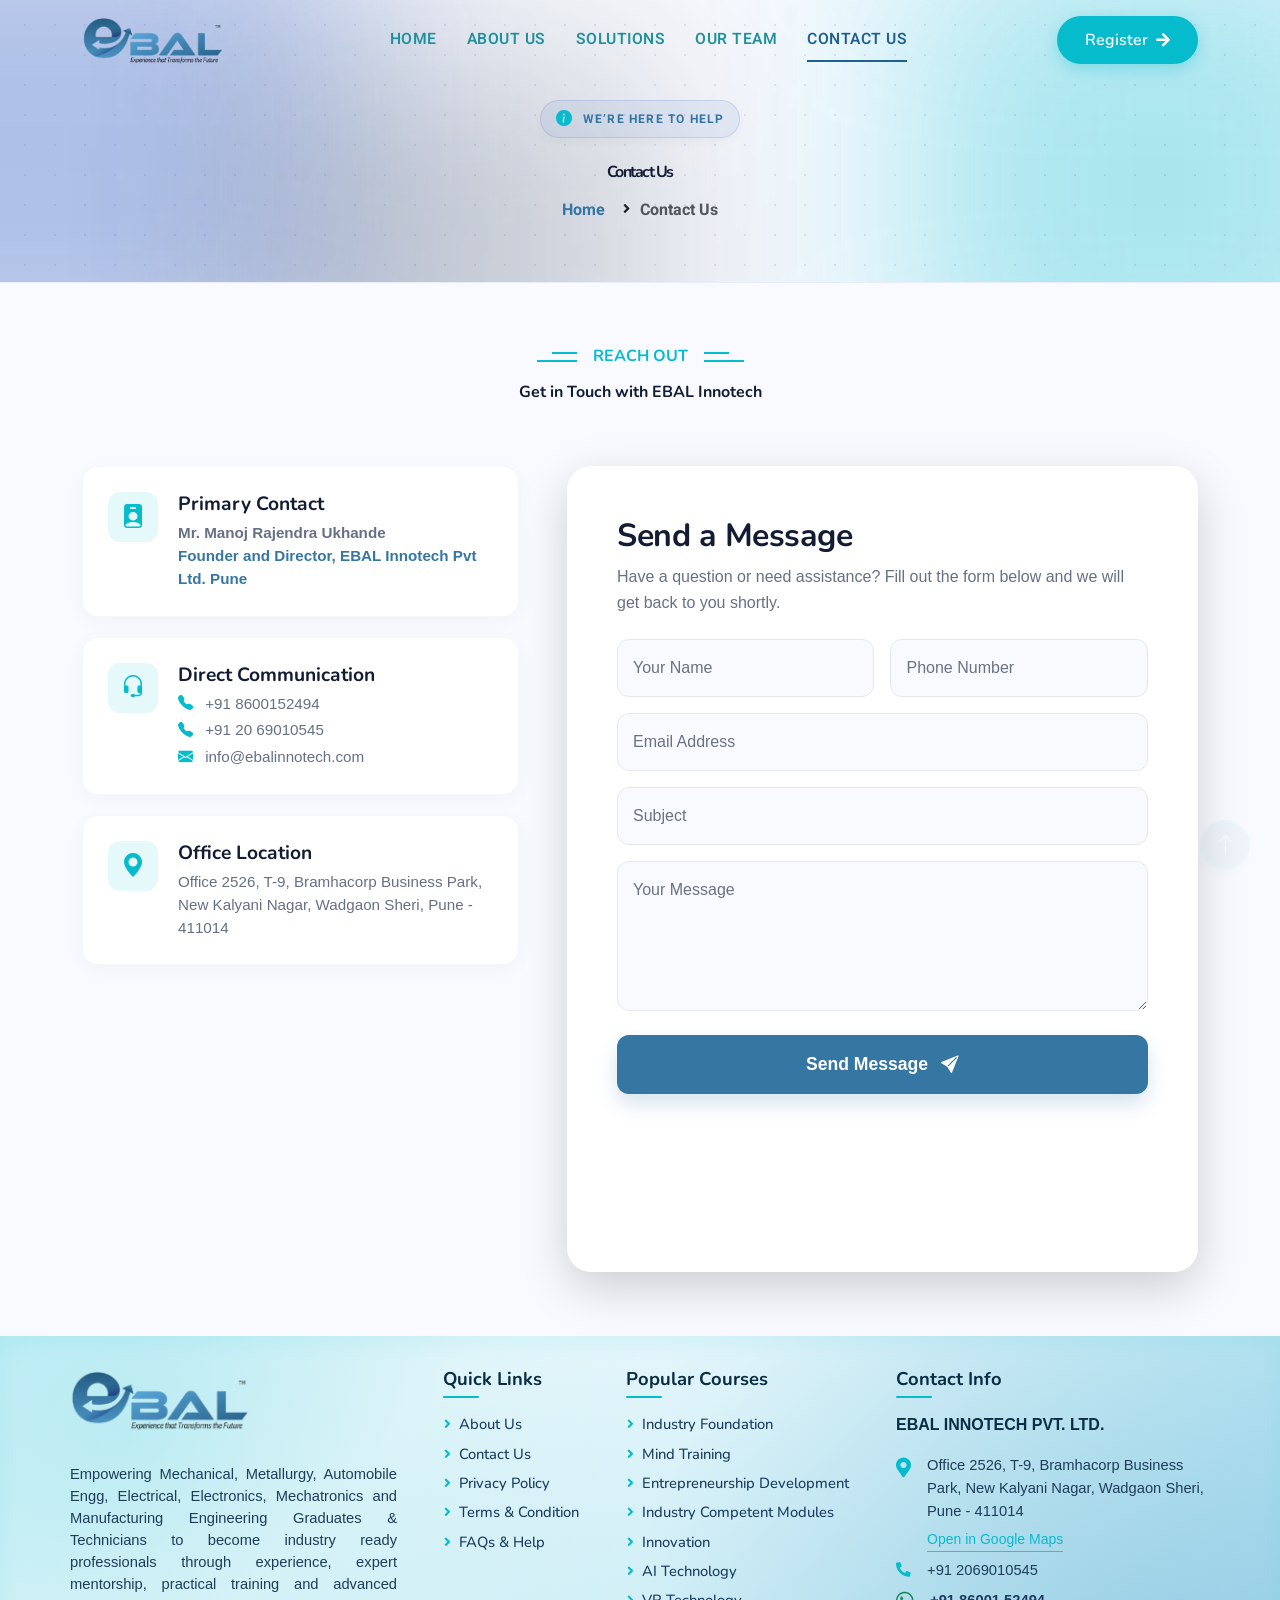
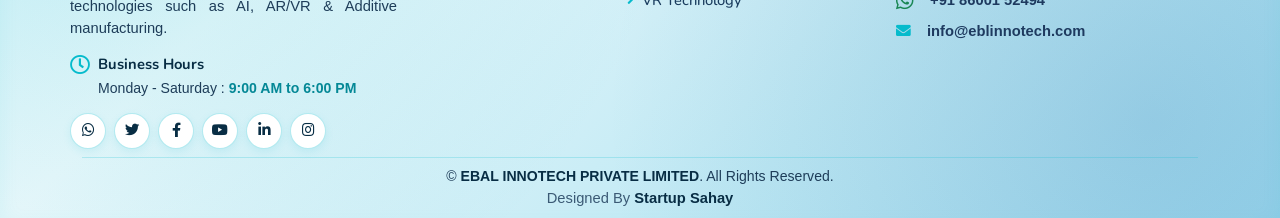
<file: contactus.html>
<!doctype html>
<html lang="en">
  <head>
    <meta charset="utf-8" />
    <title>EBAL Innotech</title>
    <link
      rel="icon"
      type="image/png"
      sizes="60x60"
      href="./img/faviconlogo.jpeg"
    />
    <meta content="width=device-width, initial-scale=1.0" name="viewport" />
    <meta content="" name="keywords" />
    <meta content="" name="description" />

    <!-- Favicon -->
    <link href="img/favicon.ico" rel="icon" />

    <!-- Google Web Fonts -->
    <link rel="preconnect" href="https://fonts.googleapis.com" />
    <link rel="preconnect" href="https://fonts.gstatic.com" crossorigin />
    <link
      href="https://fonts.googleapis.com/css2?family=Heebo:wght@400;500;600&family=Nunito:wght@600;700;800&display=swap"
      rel="stylesheet"
    />

    <!-- Icon Font Stylesheet -->
    <link
      href="https://cdnjs.cloudflare.com/ajax/libs/font-awesome/5.10.0/css/all.min.css"
      rel="stylesheet"
    />
    <link
      href="https://cdn.jsdelivr.net/npm/bootstrap-icons@1.4.1/font/bootstrap-icons.css"
      rel="stylesheet"
    />

    <!-- Libraries Stylesheet -->
    <link href="lib/animate/animate.min.css" rel="stylesheet" />
    <link href="lib/owlcarousel/assets/owl.carousel.min.css" rel="stylesheet" />

    <!-- Customized Bootstrap Stylesheet -->
    <link href="css/bootstrap.min.css" rel="stylesheet" />

    <!-- Template Stylesheet -->
    <link href="css/style.css" rel="stylesheet" />
    <link href="css/course.css" rel="stylesheet" />
    <style>
      /* =========================================
   EBAL CONTACT US PAGE (Safely Scoped)
   ========================================= */

      .ebal-contact-page {
        background-color: #f8faff; /* Very soft background to contrast white cards */
        font-family: "Segoe UI", Roboto, "Helvetica Neue", sans-serif;
        overflow-x: hidden;
      }
      .py-5 {
        padding-top: 2rem !important;
        padding-bottom: 2rem !important;
      }

      /* Color Overrides */
      .ebal-contact-page .text-primary-cyan {
        color: var(--primary-cyan, #06bbcc) !important;
      }
      .ebal-contact-page .text-primary-blue {
        color: var(--primary-blue, #3676a3) !important;
      }
      .ebal-contact-page .text-dark-blue {
        color: #121c33 !important;
      }

      /* Double Line Heading */
      .ebal-contact-page .ebal-double-line-heading {
        display: flex;
        align-items: center;
      }
      .ebal-contact-page .ebal-double-line-heading .line {
        position: relative;
        width: 40px;
        height: 10px;
      }
      .ebal-contact-page .ebal-double-line-heading .left-line,
      .ebal-contact-page .ebal-double-line-heading .right-line {
        border-top: 2px solid var(--primary-cyan, #06bbcc);
        border-bottom: 2px solid var(--primary-cyan, #06bbcc);
      }
      .ebal-contact-page .ebal-double-line-heading .left-line::before,
      .ebal-contact-page .ebal-double-line-heading .right-line::before {
        content: "";
        position: absolute;
        top: -2px;
        width: 15px;
        height: 4px;
        background-color: #f8faff;
      }
      .ebal-contact-page .ebal-double-line-heading .left-line::before {
        left: 0;
      }
      .ebal-contact-page .ebal-double-line-heading .right-line::before {
        right: 0;
      }

      /* --- LEFT SIDE: CONTACT INFO CARDS --- */
      .contact-info-card {
        display: flex;
        align-items: flex-start;
        background-color: #ffffff;
        padding: 25px;
        border-radius: 16px;
        margin-bottom: 20px;
        box-shadow: 0 5px 20px rgba(0, 0, 0, 0.03);
        border: 1px solid rgba(54, 118, 163, 0.05);
        transition:
          transform 0.3s ease,
          box-shadow 0.3s ease;
      }

      .contact-info-card:hover {
        transform: translateX(5px);
        box-shadow: 0 10px 25px rgba(54, 118, 163, 0.08);
      }

      .contact-info-card .ci-icon {
        width: 50px;
        height: 50px;
        background-color: rgba(6, 187, 204, 0.1);
        color: var(--primary-cyan, #06bbcc);
        border-radius: 12px;
        display: flex;
        justify-content: center;
        align-items: center;
        font-size: 1.5rem;
        margin-right: 20px;
        flex-shrink: 0;
      }

      /* Map Wrapper */
      .contact-map-wrapper {
        border-radius: 16px;
        overflow: hidden; /* Ensures the iframe respects the rounded corners */
        border: 4px solid #ffffff;
        background-color: #ffffff;
      }

      /* --- RIGHT SIDE: CONTACT FORM --- */
      .contact-form-wrapper {
        background-color: #ffffff;
        padding: 50px;
        border-radius: 24px;
        height: 100%;
      }

      /* Form Input Styling */
      .ebal-form-floating > .form-control {
        background-color: #f8faff;
        border: 1px solid #e5e7eb;
        border-radius: 12px;
        color: #121c33;
        transition: all 0.3s ease;
      }

      .ebal-form-floating > .form-control:focus {
        background-color: #ffffff;
        border-color: var(--primary-cyan, #06bbcc);
        box-shadow: 0 0 0 4px rgba(6, 187, 204, 0.15); /* Glowing cyan ring */
      }

      /* Label adjustments for floating inputs */
      .ebal-form-floating > label {
        color: #6b7280;
        padding-left: 15px;
      }
      .ebal-form-floating > .form-control:focus ~ label,
      .ebal-form-floating > .form-control:not(:placeholder-shown) ~ label {
        color: var(--primary-blue, #3676a3);
        font-weight: 600;
      }

      /* Submit Button */
      .btn-contact-submit {
        background-color: var(--primary-blue, #3676a3);
        color: #ffffff;
        border: none;
        border-radius: 12px;
        font-size: 1.1rem;
        font-weight: 700;
        transition: all 0.3s ease;
        box-shadow: 0 10px 20px rgba(54, 118, 163, 0.2);
      }

      .btn-contact-submit:hover {
        background-color: var(--primary-cyan, #06bbcc);
        color: #ffffff;
        transform: translateY(-3px);
        box-shadow: 0 15px 25px rgba(6, 187, 204, 0.3);
      }
      /* --- FIX FOR OVERSIZED CONTACT TYPOGRAPHY --- */

      /* Left Side: Contact Info Card Headings */
      .contact-info-card .ci-text h5 {
        font-size: 1.2rem !important; /* Scales down the massive headings */
        letter-spacing: 0;
        margin-bottom: 6px !important;
      }

      /* Left Side: Contact Info Paragraphs */
      .contact-info-card .ci-text p {
        font-size: 0.95rem !important;
        line-height: 1.5;
      }

      /* Right Side: Form Main Heading */
      .contact-form-wrapper h3 {
        font-size: 2rem !important; /* Prevents the heading from being too gigantic */
        letter-spacing: -0.5px;
      }

      /* Right Side: Form Subtitle */
      .contact-form-wrapper p.text-muted {
        font-size: 1rem !important;
        line-height: 1.6;
      }
      /* =========================================
   RESPONSIVE ADJUSTMENTS
   ========================================= */

      @media (max-width: 1199px) {
        .contact-form-wrapper {
          padding: 40px 30px;
        }
      }

      @media (max-width: 991.98px) {
        .ebal-contact-page .display-6 {
          font-size: 2.5rem;
        }
        .contact-form-wrapper {
          margin-top: 20px;
        }
      }

      @media (max-width: 767.98px) {
        .ebal-contact-page .display-6 {
          font-size: 2rem;
        }
        .contact-form-wrapper {
          padding: 30px 20px;
          border-radius: 16px;
        }
        .contact-info-card {
          flex-direction: column;
          text-align: center;
          align-items: center;
        }
        .contact-info-card .ci-icon {
          margin-right: 0;
          margin-bottom: 15px;
        }
      }
      .mt-5 {
        margin-top: 0rem !important;
      }
    </style>
  </head>

  <body>
    <!-- Spinner Start -->
    <div
      id="spinner"
      class="show bg-white position-fixed translate-middle w-100 vh-100 top-50 start-50 d-flex align-items-center justify-content-center"
    >
      <div
        class="spinner-border text-primary"
        style="width: 3rem; height: 3rem"
        role="status"
      >
        <span class="sr-only">Loading...</span>
      </div>
    </div>
    <!-- Spinner End -->

    <!-- Navbar Start -->
    <nav class="navbar navbar-expand-lg ebal-navbar fixed-top">
      <div class="container">
        <a href="index" class="navbar-brand d-flex align-items-center">
          <img
            src="img/EBAL_INNOTECH_FINAL.png"
            alt="EBAL Logo"
            style="height: 50px"
          />
        </a>

        <button
          type="button"
          class="navbar-toggler"
          data-bs-toggle="collapse"
          data-bs-target="#navbarCollapse"
        >
          <span class="navbar-toggler-icon"></span>
        </button>

        <div class="collapse navbar-collapse" id="navbarCollapse">
          <div class="navbar-nav mx-auto">
            <a href="index" class="nav-item nav-link">Home</a>
            <a href="about" class="nav-item nav-link">About Us</a>
            <div class="nav-item dropdown">
              <a href="solution" class="nav-link">Solutions</a>
              <!-- <div class="dropdown-menu fade-down m-0">
                        <a href="training.html" class="dropdown-item">Industrial Training</a>
                        <a href="tech.html" class="dropdown-item">Advanced Tech</a>
                        <a href="mentorship.html" class="dropdown-item">Mentorship</a>
                    </div> -->
            </div>
            <a href="team" class="nav-item nav-link">Our Team</a>
            <a href="contactus" class="nav-item nav-link active"
              >Contact Us</a
            >
          </div>

          <div
            class="mt-4 mt-lg-0 mb-3 mb-lg-0 d-flex justify-content-center justify-content-lg-end"
          >
            <a
              href="https://experts.ebalinnotech.com/l/eecb7ab9f0"
              class="btn btn-nav-action rounded-pill"
            >
              Register <i class="fa fa-arrow-right ms-2"></i>
            </a>
          </div>
        </div>
      </div>
    </nav>
    <!-- Navbar End -->

    <!-- Header Start -->
    <div class="ebal-inner-header">
      <div class="tech-orb orb-primary"></div>
      <div class="tech-orb orb-cyan"></div>
      <div class="tech-orb orb-accent"></div>

      <div class="grid-overlay"></div>

      <div class="container position-relative z-index-2">
        <div class="row justify-content-center">
          <div class="col-lg-10 text-center">
            <div class="mb-4" style="margin-top: 40px">
              <span class="ebal-badge-clean">
                <i class="bi bi-info-circle-fill"></i> We’re here to help
              </span>
            </div>

            <h1
              class="display-3 fw-bold text-dark-blue animated slideInDown mb-3"
            >
              Contact Us
            </h1>

            <nav aria-label="breadcrumb">
              <ol
                class="breadcrumb justify-content-center bg-transparent p-0 m-0 animated slideInUp"
              >
                <li class="breadcrumb-item">
                  <a
                    class="text-primary-blue text-decoration-none fw-bold"
                    href="index"
                    >Home</a
                  >
                </li>
                <li
                  class="breadcrumb-item text-black fw-bold"
                  aria-current="page"
                >
                  Contact Us
                </li>
              </ol>
            </nav>
          </div>
        </div>
      </div>
    </div>
    <!-- Header End -->

    <section class="ebal-contact-page py-5">
      <div class="container py-5">
        <div class="row justify-content-center text-center mb-5 pb-3">
          <div class="col-lg-8 wow fadeInUp" data-wow-delay="0.1s">
            <div class="ebal-double-line-heading justify-content-center mb-3">
              <span class="line left-line"></span>
              <h6
                class="text-primary-cyan px-3 mb-0 text-uppercase fw-bold letter-spacing-1"
              >
                Reach Out
              </h6>
              <span class="line right-line"></span>
            </div>
            <h2 class="display-6 fw-bold text-dark-blue mb-0">
              Get in Touch with EBAL Innotech
            </h2>
          </div>
        </div>

        <div class="row g-5">
          <div class="col-lg-5 wow fadeInLeft" data-wow-delay="0.3s">
            <div class="contact-info-card">
              <div class="ci-icon">
                <i class="bi bi-person-badge-fill"></i>
              </div>
              <div class="ci-text">
                <h5 class="fw-bold text-dark-blue mb-1">Primary Contact</h5>
                <p class="mb-0 text-muted fw-medium">
                  Mr. Manoj Rajendra Ukhande
                </p>
                <p class="mb-0 small text-primary-blue fw-bold">
                  Founder and Director, EBAL Innotech Pvt Ltd. Pune 

                </p>
              </div>
            </div>

            <div class="contact-info-card">
              <div class="ci-icon">
                <i class="bi bi-headset"></i>
              </div>
              <div class="ci-text">
                <h5 class="fw-bold text-dark-blue mb-1">
                  Direct Communication
                </h5>

                <p class="mb-1 text-muted">
                  <i class="bi bi-telephone-fill text-primary-cyan me-2"></i>
                  +91 8600152494
                </p>
                <p class="mb-1 text-muted">
                  <i class="bi bi-telephone-fill text-primary-cyan me-2"></i>
                  +91 20 69010545
                </p>
                <p class="mb-0 text-muted">
                  <i class="bi bi-envelope-fill text-primary-cyan me-2"></i>
                  info@ebalinnotech.com
                </p>
              </div>
            </div>

            <div class="contact-info-card">
              <div class="ci-icon">
                <i class="bi bi-geo-alt-fill"></i>
              </div>
              <div class="ci-text">
                <h5 class="fw-bold text-dark-blue mb-1">Office Location</h5>
                <p class="mb-0 text-muted">
                  Office 2526, T-9, Bramhacorp Business Park, New Kalyani Nagar,
                  Wadgaon Sheri, Pune - 411014
                </p>
              </div>
            </div>

            <iframe
              src="https://maps.google.com/maps?q=Bramhacorp%20Business%20Park,%20Wadgaon%20Sheri,%20Pune&t=&z=15&ie=UTF8&iwloc=&output=embed"
              width="100%"
              height="280"
              style="border: 0"
              allowfullscreen=""
              loading="lazy"
              referrerpolicy="no-referrer-when-downgrade"
            >
            </iframe>
          </div>

          <div class="col-lg-7 wow fadeInRight" data-wow-delay="0.5s">
            <div class="contact-form-wrapper shadow-lg">
              <h3 class="fw-bold text-dark-blue mb-2">Send a Message</h3>
              <p class="text-muted mb-4">
                Have a question or need assistance? Fill out the form below and
                we will get back to you shortly.
              </p>

              <form>
                <div class="row g-3">
                  <div class="col-md-6">
                    <div class="form-floating ebal-form-floating">
                      <input
                        type="text"
                        class="form-control"
                        id="contactName"
                        placeholder="Your Name"
                        required
                      />
                      <label for="contactName">Your Name</label>
                    </div>
                  </div>

                  <div class="col-md-6">
                    <div class="form-floating ebal-form-floating">
                      <input
                        type="tel"
                        class="form-control"
                        id="contactPhone"
                        placeholder="Phone Number"
                        required
                      />
                      <label for="contactPhone">Phone Number</label>
                    </div>
                  </div>

                  <div class="col-12">
                    <div class="form-floating ebal-form-floating">
                      <input
                        type="email"
                        class="form-control"
                        id="contactEmail"
                        placeholder="Email Address"
                        required
                      />
                      <label for="contactEmail">Email Address</label>
                    </div>
                  </div>

                  <div class="col-12">
                    <div class="form-floating ebal-form-floating">
                      <input
                        type="text"
                        class="form-control"
                        id="contactSubject"
                        placeholder="Subject"
                        required
                      />
                      <label for="contactSubject">Subject</label>
                    </div>
                  </div>

                  <div class="col-12">
                    <div class="form-floating ebal-form-floating">
                      <textarea
                        class="form-control"
                        placeholder="Leave a message here"
                        id="contactMessage"
                        style="height: 150px"
                        required
                      ></textarea>
                      <label for="contactMessage">Your Message</label>
                    </div>
                  </div>

                  <div class="col-12 mt-4">
                    <button class="btn-contact-submit w-100 py-3" type="submit">
                      Send Message <i class="bi bi-send-fill ms-2"></i>
                    </button>
                  </div>
                </div>
              </form>
            </div>
          </div>
        </div>
      </div>
    </section>

    <!-- Footer Start -->
    <div
      class="container-fluid ebal-footer text-light pt-3 mt-5 wow fadeIn"
      data-wow-delay="0.1s"
    >
      <div class="container pt-2 pb-0">
        <div class="row g-4 justify-content-between ebal-footer-row">
          <div class="col-lg-4 col-md-6 col-brand">
            <a href="#" class="d-inline-block mb-3">
              <img
                src="./img/EBAL_INNOTECH_FINAL.png"
                alt="EBAL Innotech Logo"
                class="footer-brand-logo"
              />
            </a>
            <p class="mb-3 text-light-muted lh-base">
              Empowering Mechanical, Metallurgy, Automobile Engg, Electrical, Electronics, Mechatronics and Manufacturing Engineering Graduates & Technicians to become industry ready professionals through experience, expert mentorship, practical training and advanced technologies such as AI, AR/VR & Additive manufacturing.
            </p>

            <div class="footer-working-hours mb-3">
              <h6 class="text-white mb-1 d-flex align-items-center">
                <i class="far fa-clock text-primary-cyan me-2 fs-5"></i>
                Business Hours
              </h6>
              <p class="mb-0 text-light-muted ms-4 ps-1 small hours-time">
                Monday - Saturday : <strong class="fw-bold">9:00 AM to 6:00 PM</strong>
              </p>
            </div>

            <div class="d-flex pt-1">
              <a
                class="btn btn-outline-light btn-social"
                href="https://wa.me/918600152494?text=Hello!%20I%20am%20interested%20in%20learning%20more%20about%20your%20courses,%20training%20programs,%20and%20career%20guidance%20services.%20Please%20share%20the%20details."
                target="_blank"
              >
                <i class="fab fa-whatsapp"></i>
              </a>
              <a
                class="btn btn-outline-light btn-social"
                href="https://x.com/EBAL_INNOTECH"
                ><i class="fab fa-twitter"></i
              ></a>
              <a
                class="btn btn-outline-light btn-social"
                href="https://www.facebook.com/share/1BfwyjobmN/"
                ><i class="fab fa-facebook-f"></i
              ></a>
              <a
                class="btn btn-outline-light btn-social"
                href="https://youtube.com/@ebal_innotech_pvt_ltd"
                ><i class="fab fa-youtube"></i
              ></a>
              <a
                class="btn btn-outline-light btn-social"
                href="https://www.linkedin.com/company/ebalinnotech-pvt-ltd/"
                ><i class="fab fa-linkedin-in"></i
              ></a>
              <a
                class="btn btn-outline-light btn-social"
                href="https://www.instagram.com/ebalinnotechpvtltd?igsh=MXM1bjJ3bnVsdGYxNA=="
                target="_blank"
              >
                <i class="fab fa-instagram"></i>
              </a>
            </div>
          </div>

          <div class="col-lg-2 col-md-6 col-links-1">
            <h5 class="text-white mb-3 footer-heading">Quick Links</h5>
            <a class="btn btn-link" href="about">About Us</a>
            <a class="btn btn-link" href="contactus">Contact Us</a>
            <a class="btn btn-link" href="privacy">Privacy Policy</a>
            <a class="btn btn-link" href="terms">Terms & Condition</a>
            <a class="btn btn-link" href="help">FAQs & Help</a>
          </div>

          <div class="col-lg-3 col-md-6 col-links-2">
            <h5 class="text-white mb-3 footer-heading">Popular Courses</h5>
            <a class="btn btn-link" href="solution">Industry foundation </a>
            <a class="btn btn-link" href="solution">Mind training</a>
            <a class="btn btn-link" href="solution">Entrepreneurship development </a>
            <a class="btn btn-link" href="solution">Industry competent modules</a>
            <a class="btn btn-link" href="solution">Innovation</a>
            <a class="btn btn-link" href="solution">AI Technology</a>
            <a class="btn btn-link" href="solution">VR Technology</a>
          </div>

          <div class="col-lg-3 col-md-6 col-contact">
            <h5 class="text-white mb-3 footer-heading">Contact Info</h5>

            <div class="mb-3">
              <p class="mb-0 fw-bold text-white fs-6">
                EBAL INNOTECH PVT. LTD.
              </p>
            </div>

            <div class="d-flex mb-2">
              <i
                class="fa fa-map-marker-alt mt-1 me-3 text-primary-cyan fs-5"
              ></i>
              <div>
                <p class="mb-1 text-light-muted small">
                  Office 2526, T-9, Bramhacorp Business Park, New Kalyani Nagar,
                  Wadgaon Sheri, Pune - 411014
                </p>
                <a
                  href="https://maps.app.goo.gl/3JgLbVy4usqV2DMDA"
                  target="_blank"
                  class="text-primary-cyan small border-bottom border-info text-decoration-none pb-1"
                  >Open in Google Maps</a
                >
              </div>
            </div>

            <p class="mb-2 d-flex align-items-center small">
              <i class="fa fa-phone-alt me-3 text-primary-cyan"></i> +91
              2069010545
            </p>
            <p class="mb-2 d-flex align-items-center small">
              <i class="fab fa-whatsapp me-3 text-success fs-5"></i>
              <a
                href="https://wa.me/918600152494"
                target="_blank"
                class="text-decoration-none text-light"
              >
                +91 86001 52494
              </a>
            </p>
            <p class="mb-2 d-flex align-items-center small">
              <i class="fa fa-envelope me-3 text-primary-cyan"></i>
              <a
                href="mailto:info@eblinnotech.com"
                class="text-decoration-none text-light"
              >
                info@eblinnotech.com
              </a>
            </p>
          </div>
        </div>
      </div>

      <div class="container">
        <div class="copyright border-top border-secondary pt-2 pb-1">
          <div class="row align-items-center">
            <div class="col-12 text-center">
              &copy;
              <a class="text-white fw-bold text-decoration-none" href="#"
                >EBAL INNOTECH PRIVATE LIMITED</a
              >. All Rights Reserved. <br /><span class="small text-light-muted"
                >Designed By
                <a
                  class="text-primary-cyan text-decoration-none"
                  href="https://www.startupsahay.com/"
                  target="_blank"
                  >Startup Sahay</a
                ></span
              >
            </div>
          </div>
        </div>
      </div>
    </div>
    <!-- Footer End -->

    <!-- Back to Top -->
    <a href="#" class="btn btn-lg btn-primary btn-lg-square back-to-top"
      ><i class="bi bi-arrow-up"></i
    ></a>

    <!-- JavaScript Libraries -->
    <script src="https://code.jquery.com/jquery-3.4.1.min.js"></script>
    <script src="https://cdn.jsdelivr.net/npm/bootstrap@5.0.0/dist/js/bootstrap.bundle.min.js"></script>
    <script src="lib/wow/wow.min.js"></script>
    <script src="lib/easing/easing.min.js"></script>
    <script src="lib/waypoints/waypoints.min.js"></script>
    <script src="lib/owlcarousel/owl.carousel.min.js"></script>

    <!-- Template Javascript -->
    <script src="js/main.js"></script>
  </body>
</html>
</file>
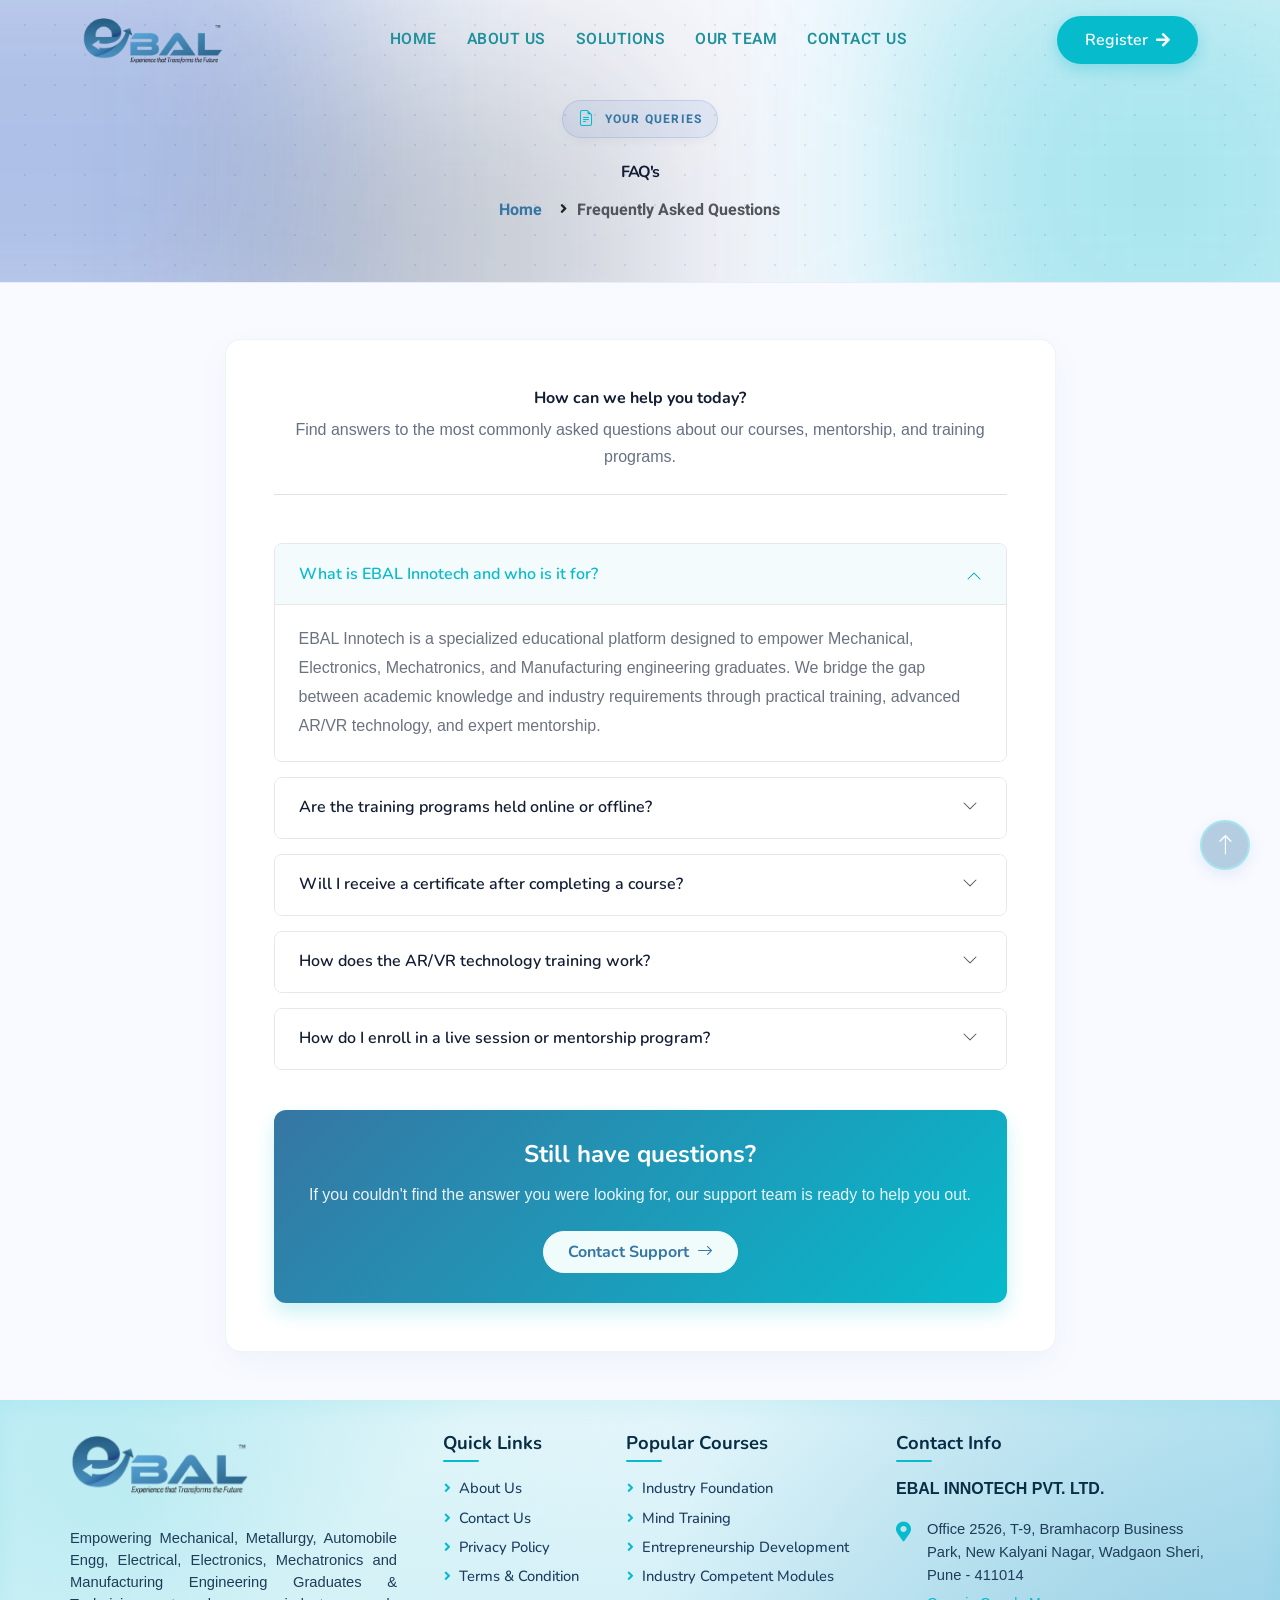
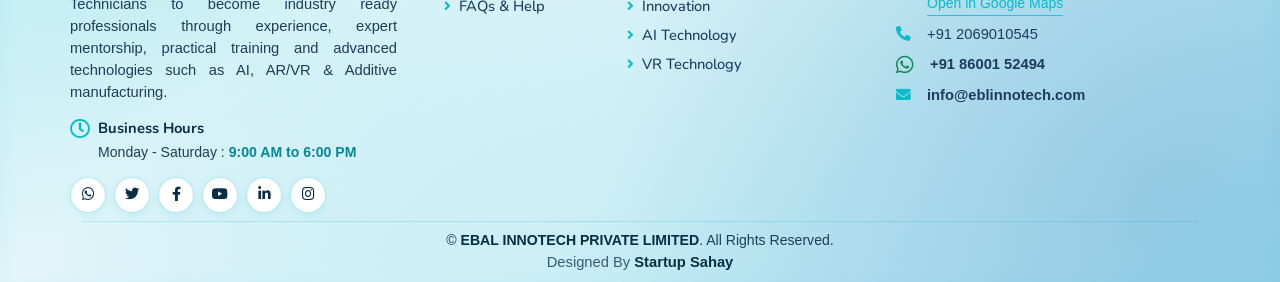
<file: help.html>
<!doctype html>
<html lang="en">
  <head>
    <meta charset="utf-8" />
    <title>FAQ & HELP - EBAL Innotech</title>
    <link rel="icon" type="image/png" sizes="60x60" href="./img/faviconlogo.jpeg" />
    <meta content="width=device-width, initial-scale=1.0" name="viewport" />
    <meta content="EBAL Innotech Terms and Conditions" name="keywords" />
    <meta content="Terms and Conditions for EBAL Innotech educational services and website." name="description" />

    <!-- Google Web Fonts -->
    <link rel="preconnect" href="https://fonts.googleapis.com" />
    <link rel="preconnect" href="https://fonts.gstatic.com" crossorigin />
    <link href="https://fonts.googleapis.com/css2?family=Heebo:wght@400;500;600&family=Nunito:wght@600;700;800&display=swap" rel="stylesheet" />

    <!-- Icon Font Stylesheet -->
    <link href="https://cdnjs.cloudflare.com/ajax/libs/font-awesome/5.10.0/css/all.min.css" rel="stylesheet" />
    <link href="https://cdn.jsdelivr.net/npm/bootstrap-icons@1.4.1/font/bootstrap-icons.css" rel="stylesheet" />

    <!-- Libraries Stylesheet -->
    <link href="lib/animate/animate.min.css" rel="stylesheet" />
    <link href="lib/owlcarousel/assets/owl.carousel.min.css" rel="stylesheet" />

    <!-- Customized Bootstrap Stylesheet -->
    <link href="css/bootstrap.min.css" rel="stylesheet" />

    <!-- Template Stylesheet -->
    <link href="css/style.css" rel="stylesheet" />
    <link href="css/course.css" rel="stylesheet" />
    
    <style>
        /* =========================================
   EBAL FAQ & HELP PAGE CSS
========================================= */
.ebal-faq-page {
  background-color: #f8faff;
  font-family: "Segoe UI", Roboto, "Helvetica Neue", sans-serif;
}

.faq-container {
  background-color: #ffffff;
  border-radius: 16px;
  box-shadow: 0 10px 30px rgba(54, 118, 163, 0.05);
  border: 1px solid rgba(54, 118, 163, 0.08);
}

/* Custom Accordion Styling */
.ebal-accordion .accordion-item {
  border: 1px solid #e5e7eb;
  border-radius: 8px !important;
  margin-bottom: 15px;
  overflow: hidden;
  background-color: #ffffff;
}

.ebal-accordion .accordion-button {
  font-weight: 600;
  color: #121c33;
  background-color: #ffffff;
  padding: 1.25rem 1.5rem;
  box-shadow: none !important;
}

.ebal-accordion .accordion-button:not(.collapsed) {
  color: #06bbcc;
  background-color: #f4fbfc;
}

.ebal-accordion .accordion-button::after {
  background-size: 1rem;
}

.ebal-accordion .accordion-body {
  color: #6b7280;
  line-height: 1.8;
  padding: 1.25rem 1.5rem;
  background-color: #ffffff;
  border-top: 1px solid #e5e7eb;
}

/* Help Support Box */
.help-contact-box {
  background: linear-gradient(135deg, #3676a3 0%, #06bbcc 100%);
  border-radius: 12px;
  color: white;
  padding: 30px;
  text-align: center;
  margin-top: 40px;
  box-shadow: 0 10px 20px rgba(6, 187, 204, 0.2);
}

.help-contact-box h4 {
  color: white;
  font-weight: 700;
  margin-bottom: 15px;
}

.text-primary-cyan { color: #06bbcc !important; }
.text-primary-blue { color: #3676a3 !important; }
.text-dark-blue { color: #121c33 !important; }
.mt-5 {
    margin-top: 0rem !important;
}
    </style>
  </head>

  <body>
    <!-- Spinner Start -->
    <div id="spinner" class="show bg-white position-fixed translate-middle w-100 vh-100 top-50 start-50 d-flex align-items-center justify-content-center">
      <div class="spinner-border text-primary" style="width: 3rem; height: 3rem" role="status">
        <span class="sr-only">Loading...</span>
      </div>
    </div>
    <!-- Spinner End -->

    <!-- Navbar Start -->
    <nav class="navbar navbar-expand-lg ebal-navbar fixed-top">
      <div class="container">
        <a href="./" class="navbar-brand d-flex align-items-center">
          <img src="img/EBAL_INNOTECH_FINAL.png" alt="EBAL Logo" style="height: 50px" />
        </a>

        <button type="button" class="navbar-toggler" data-bs-toggle="collapse" data-bs-target="#navbarCollapse">
          <span class="navbar-toggler-icon"></span>
        </button>

        <div class="collapse navbar-collapse" id="navbarCollapse">
          <div class="navbar-nav mx-auto">
            <a href="./" class="nav-item nav-link">Home</a>
            <a href="about" class="nav-item nav-link">About Us</a>
            <a href="solution" class="nav-item nav-link">Solutions</a>
            <a href="team" class="nav-item nav-link">Our Team</a>
            <a href="contactus" class="nav-item nav-link">Contact Us</a>
          </div>

          <div class="mt-4 mt-lg-0 mb-3 mb-lg-0 d-flex justify-content-center justify-content-lg-end">
            <a href="https://experts.ebalinnotech.com/l/eecb7ab9f0" class="btn btn-nav-action rounded-pill">
              Register <i class="fa fa-arrow-right ms-2"></i>
            </a>
          </div>
        </div>
      </div>
    </nav>
    <!-- Navbar End -->

    <!-- Header Start -->
    <div class="ebal-inner-header">
      <div class="tech-orb orb-primary"></div>
      <div class="tech-orb orb-cyan"></div>
      <div class="tech-orb orb-accent"></div>
      <div class="grid-overlay"></div>

      <div class="container position-relative z-index-2">
        <div class="row justify-content-center">
          <div class="col-lg-10 text-center">
            <div class="mb-4" style="margin-top: 40px">
              <span class="ebal-badge-clean">
                <i class="bi bi-file-earmark-text"></i> Your Queries
              </span>
            </div>
            <h1 class="display-3 fw-bold text-dark-blue animated slideInDown mb-3">
              FAQ's
            </h1>
            <nav aria-label="breadcrumb">
              <ol class="breadcrumb justify-content-center bg-transparent p-0 m-0 animated slideInUp">
                <li class="breadcrumb-item">
                  <a class="text-primary-blue text-decoration-none fw-bold" href="./">Home</a>
                </li>
                <li class="breadcrumb-item text-black fw-bold" aria-current="page">
                  Frequently Asked Questions
                </li>
              </ol>
            </nav>
          </div>
        </div>
      </div>
    </div>
    <!-- Header End -->

    <!-- Terms Content Start -->
    <section class="ebal-faq-page py-5">
  <div class="container py-4">
    <div class="row justify-content-center">
      <div class="col-lg-9">
        
        <div class="faq-container p-4 p-md-5 wow fadeInUp" data-wow-delay="0.1s">
          
          <div class="text-center border-bottom pb-4 mb-5">
              <h3 class="fw-bold text-dark-blue mb-2">How can we help you today?</h3>
              <p class="text-muted mb-0">Find answers to the most commonly asked questions about our courses, mentorship, and training programs.</p>
          </div>

          <div class="accordion ebal-accordion" id="faqAccordion">
            
            <div class="accordion-item">
              <h2 class="accordion-header" id="headingOne">
                <button class="accordion-button" type="button" data-bs-toggle="collapse" data-bs-target="#collapseOne" aria-expanded="true" aria-controls="collapseOne">
                  What is EBAL Innotech and who is it for?
                </button>
              </h2>
              <div id="collapseOne" class="accordion-collapse collapse show" aria-labelledby="headingOne" data-bs-parent="#faqAccordion">
                <div class="accordion-body">
                  EBAL Innotech is a specialized educational platform designed to empower Mechanical, Electronics, Mechatronics, and Manufacturing engineering graduates. We bridge the gap between academic knowledge and industry requirements through practical training, advanced AR/VR technology, and expert mentorship.
                </div>
              </div>
            </div>

            <div class="accordion-item">
              <h2 class="accordion-header" id="headingTwo">
                <button class="accordion-button collapsed" type="button" data-bs-toggle="collapse" data-bs-target="#collapseTwo" aria-expanded="false" aria-controls="collapseTwo">
                  Are the training programs held online or offline?
                </button>
              </h2>
              <div id="collapseTwo" class="accordion-collapse collapse" aria-labelledby="headingTwo" data-bs-parent="#faqAccordion">
                <div class="accordion-body">
                  We offer a flexible hybrid learning model. Many of our core interactive sessions and mentorship programs are conducted live online, while our specialized AR/VR and hands-on industry competent modules may include in-person practical sessions at our training facilities.
                </div>
              </div>
            </div>

            <div class="accordion-item">
              <h2 class="accordion-header" id="headingThree">
                <button class="accordion-button collapsed" type="button" data-bs-toggle="collapse" data-bs-target="#collapseThree" aria-expanded="false" aria-controls="collapseThree">
                  Will I receive a certificate after completing a course?
                </button>
              </h2>
              <div id="collapseThree" class="accordion-collapse collapse" aria-labelledby="headingThree" data-bs-parent="#faqAccordion">
                <div class="accordion-body">
                  Yes! Upon successful completion of any of our core modules (such as Industry Foundation, VAVE, or Innovation), you will receive an industry-recognized certificate that you can add to your resume and professional profiles to showcase your new skills to employers.
                </div>
              </div>
            </div>

            <div class="accordion-item">
              <h2 class="accordion-header" id="headingFour">
                <button class="accordion-button collapsed" type="button" data-bs-toggle="collapse" data-bs-target="#collapseFour" aria-expanded="false" aria-controls="collapseFour">
                  How does the AR/VR technology training work?
                </button>
              </h2>
              <div id="collapseFour" class="accordion-collapse collapse" aria-labelledby="headingFour" data-bs-parent="#faqAccordion">
                <div class="accordion-body">
                  Our AR/VR modules provide an immersive learning environment where you can interact with virtual machinery and complex engineering systems safely. Once enrolled in a relevant course, you will be provided with specific instructions and platform access details to utilize these advanced training tools.
                </div>
              </div>
            </div>

            <div class="accordion-item">
              <h2 class="accordion-header" id="headingFive">
                <button class="accordion-button collapsed" type="button" data-bs-toggle="collapse" data-bs-target="#collapseFive" aria-expanded="false" aria-controls="collapseFive">
                  How do I enroll in a live session or mentorship program?
                </button>
              </h2>
              <div id="collapseFive" class="accordion-collapse collapse" aria-labelledby="headingFive" data-bs-parent="#faqAccordion">
                <div class="accordion-body">
                  Enrolling is simple. You can click on the "Register" button in our top navigation bar, which will direct you to our dedicated enrollment portal (TagMango). From there, you can view available batches, select your desired course, and complete the secure registration process.
                </div>
              </div>
            </div>

          </div>
          <div class="help-contact-box wow fadeInUp" data-wow-delay="0.3s">
            <h4>Still have questions?</h4>
            <p class="mb-4" style="color: rgba(255, 255, 255, 0.9);">If you couldn't find the answer you were looking for, our support team is ready to help you out.</p>
            <a href="contactus" class="btn btn-light rounded-pill py-2 px-4 fw-bold text-primary-blue">
              Contact Support <i class="bi bi-arrow-right ms-2"></i>
            </a>
          </div>

        </div>
      </div>
    </div>
  </div>
</section>
    <!-- Terms Content End -->

    <!-- Footer Start -->
    <div
      class="container-fluid ebal-footer text-light pt-3 mt-5 wow fadeIn"
      data-wow-delay="0.1s"
    >
      <div class="container pt-2 pb-0">
        <div class="row g-4 justify-content-between ebal-footer-row">
          <div class="col-lg-4 col-md-6 col-brand">
            <a href="#" class="d-inline-block mb-3">
              <img
                src="./img/EBAL_INNOTECH_FINAL.png"
                alt="EBAL Innotech Logo"
                class="footer-brand-logo"
              />
            </a>
            <p class="mb-3 text-light-muted lh-base">
              Empowering Mechanical, Metallurgy, Automobile Engg, Electrical, Electronics, Mechatronics and Manufacturing Engineering Graduates & Technicians to become industry ready professionals through experience, expert mentorship, practical training and advanced technologies such as AI, AR/VR & Additive manufacturing.
            </p>

            <div class="footer-working-hours mb-3">
              <h6 class="text-white mb-1 d-flex align-items-center">
                <i class="far fa-clock text-primary-cyan me-2 fs-5"></i>
                Business Hours
              </h6>
              <p class="mb-0 text-light-muted ms-4 ps-1 small hours-time">
                Monday - Saturday : <strong class="fw-bold">9:00 AM to 6:00 PM</strong>
              </p>
            </div>

            <div class="d-flex pt-1">
              <a
                class="btn btn-outline-light btn-social"
                href="https://wa.me/918600152494?text=Hello!%20I%20am%20interested%20in%20learning%20more%20about%20your%20courses,%20training%20programs,%20and%20career%20guidance%20services.%20Please%20share%20the%20details."
                target="_blank"
              >
                <i class="fab fa-whatsapp"></i>
              </a>
              <a
                class="btn btn-outline-light btn-social"
                href="https://x.com/EBAL_INNOTECH"
                ><i class="fab fa-twitter"></i
              ></a>
              <a
                class="btn btn-outline-light btn-social"
                href="https://www.facebook.com/share/1BfwyjobmN/"
                ><i class="fab fa-facebook-f"></i
              ></a>
              <a
                class="btn btn-outline-light btn-social"
                href="https://youtube.com/@ebal_innotech_pvt_ltd"
                ><i class="fab fa-youtube"></i
              ></a>
              <a
                class="btn btn-outline-light btn-social"
                href="https://www.linkedin.com/company/ebalinnotech-pvt-ltd/"
                ><i class="fab fa-linkedin-in"></i
              ></a>
              <a
                class="btn btn-outline-light btn-social"
                href="https://www.instagram.com/ebalinnotechpvtltd?igsh=MXM1bjJ3bnVsdGYxNA=="
                target="_blank"
              >
                <i class="fab fa-instagram"></i>
              </a>
            </div>
          </div>

          <div class="col-lg-2 col-md-6 col-links-1">
            <h5 class="text-white mb-3 footer-heading">Quick Links</h5>
            <a class="btn btn-link" href="about">About Us</a>
            <a class="btn btn-link" href="contactus">Contact Us</a>
            <a class="btn btn-link" href="privacy">Privacy Policy</a>
            <a class="btn btn-link" href="terms">Terms & Condition</a>
            <a class="btn btn-link" href="help">FAQs & Help</a>
          </div>

          <div class="col-lg-3 col-md-6 col-links-2">
            <h5 class="text-white mb-3 footer-heading">Popular Courses</h5>
            <a class="btn btn-link" href="solution">Industry foundation </a>
            <a class="btn btn-link" href="solution">Mind training</a>
            <a class="btn btn-link" href="solution">Entrepreneurship development </a>
            <a class="btn btn-link" href="solution">Industry competent modules</a>
            <a class="btn btn-link" href="solution">Innovation</a>
            <a class="btn btn-link" href="solution">AI Technology</a>
            <a class="btn btn-link" href="solution">VR Technology</a>
          </div>

          <div class="col-lg-3 col-md-6 col-contact">
            <h5 class="text-white mb-3 footer-heading">Contact Info</h5>

            <div class="mb-3">
              <p class="mb-0 fw-bold text-white fs-6">
                EBAL INNOTECH PVT. LTD.
              </p>
            </div>

            <div class="d-flex mb-2">
              <i
                class="fa fa-map-marker-alt mt-1 me-3 text-primary-cyan fs-5"
              ></i>
              <div>
                <p class="mb-1 text-light-muted small">
                  Office 2526, T-9, Bramhacorp Business Park, New Kalyani Nagar,
                  Wadgaon Sheri, Pune - 411014
                </p>
                <a
                  href="https://maps.app.goo.gl/3JgLbVy4usqV2DMDA"
                  target="_blank"
                  class="text-primary-cyan small border-bottom border-info text-decoration-none pb-1"
                  >Open in Google Maps</a
                >
              </div>
            </div>

            <p class="mb-2 d-flex align-items-center small">
              <i class="fa fa-phone-alt me-3 text-primary-cyan"></i> +91
              2069010545
            </p>
            <p class="mb-2 d-flex align-items-center small">
              <i class="fab fa-whatsapp me-3 text-success fs-5"></i>
              <a
                href="https://wa.me/918600152494"
                target="_blank"
                class="text-decoration-none text-light"
              >
                +91 86001 52494
              </a>
            </p>
            <p class="mb-2 d-flex align-items-center small">
              <i class="fa fa-envelope me-3 text-primary-cyan"></i>
              <a
                href="mailto:info@eblinnotech.com"
                class="text-decoration-none text-light"
              >
                info@eblinnotech.com
              </a>
            </p>
          </div>
        </div>
      </div>

      <div class="container">
        <div class="copyright border-top border-secondary pt-2 pb-1">
          <div class="row align-items-center">
            <div class="col-12 text-center">
              &copy;
              <a class="text-white fw-bold text-decoration-none" href="#"
                >EBAL INNOTECH PRIVATE LIMITED</a
              >. All Rights Reserved. <br /><span class="small text-light-muted"
                >Designed By
                <a
                  class="text-primary-cyan text-decoration-none"
                  href="https://www.startupsahay.com/"
                  target="_blank"
                  >Startup Sahay</a
                ></span
              >
            </div>
          </div>
        </div>
      </div>
    </div>
    <!-- Footer End -->

    <!-- Back to Top -->
    <a href="#" class="btn btn-lg btn-primary btn-lg-square back-to-top"><i class="bi bi-arrow-up"></i></a>

    <!-- JavaScript Libraries -->
    <script src="https://code.jquery.com/jquery-3.4.1.min.js"></script>
    <script src="https://cdn.jsdelivr.net/npm/bootstrap@5.0.0/dist/js/bootstrap.bundle.min.js"></script>
    <script src="lib/wow/wow.min.js"></script>
    <script src="lib/easing/easing.min.js"></script>
    <script src="lib/waypoints/waypoints.min.js"></script>
    <script src="lib/owlcarousel/owl.carousel.min.js"></script>

    <!-- Template Javascript -->
    <script src="js/main.js"></script>
  </body>
</html>
</file>
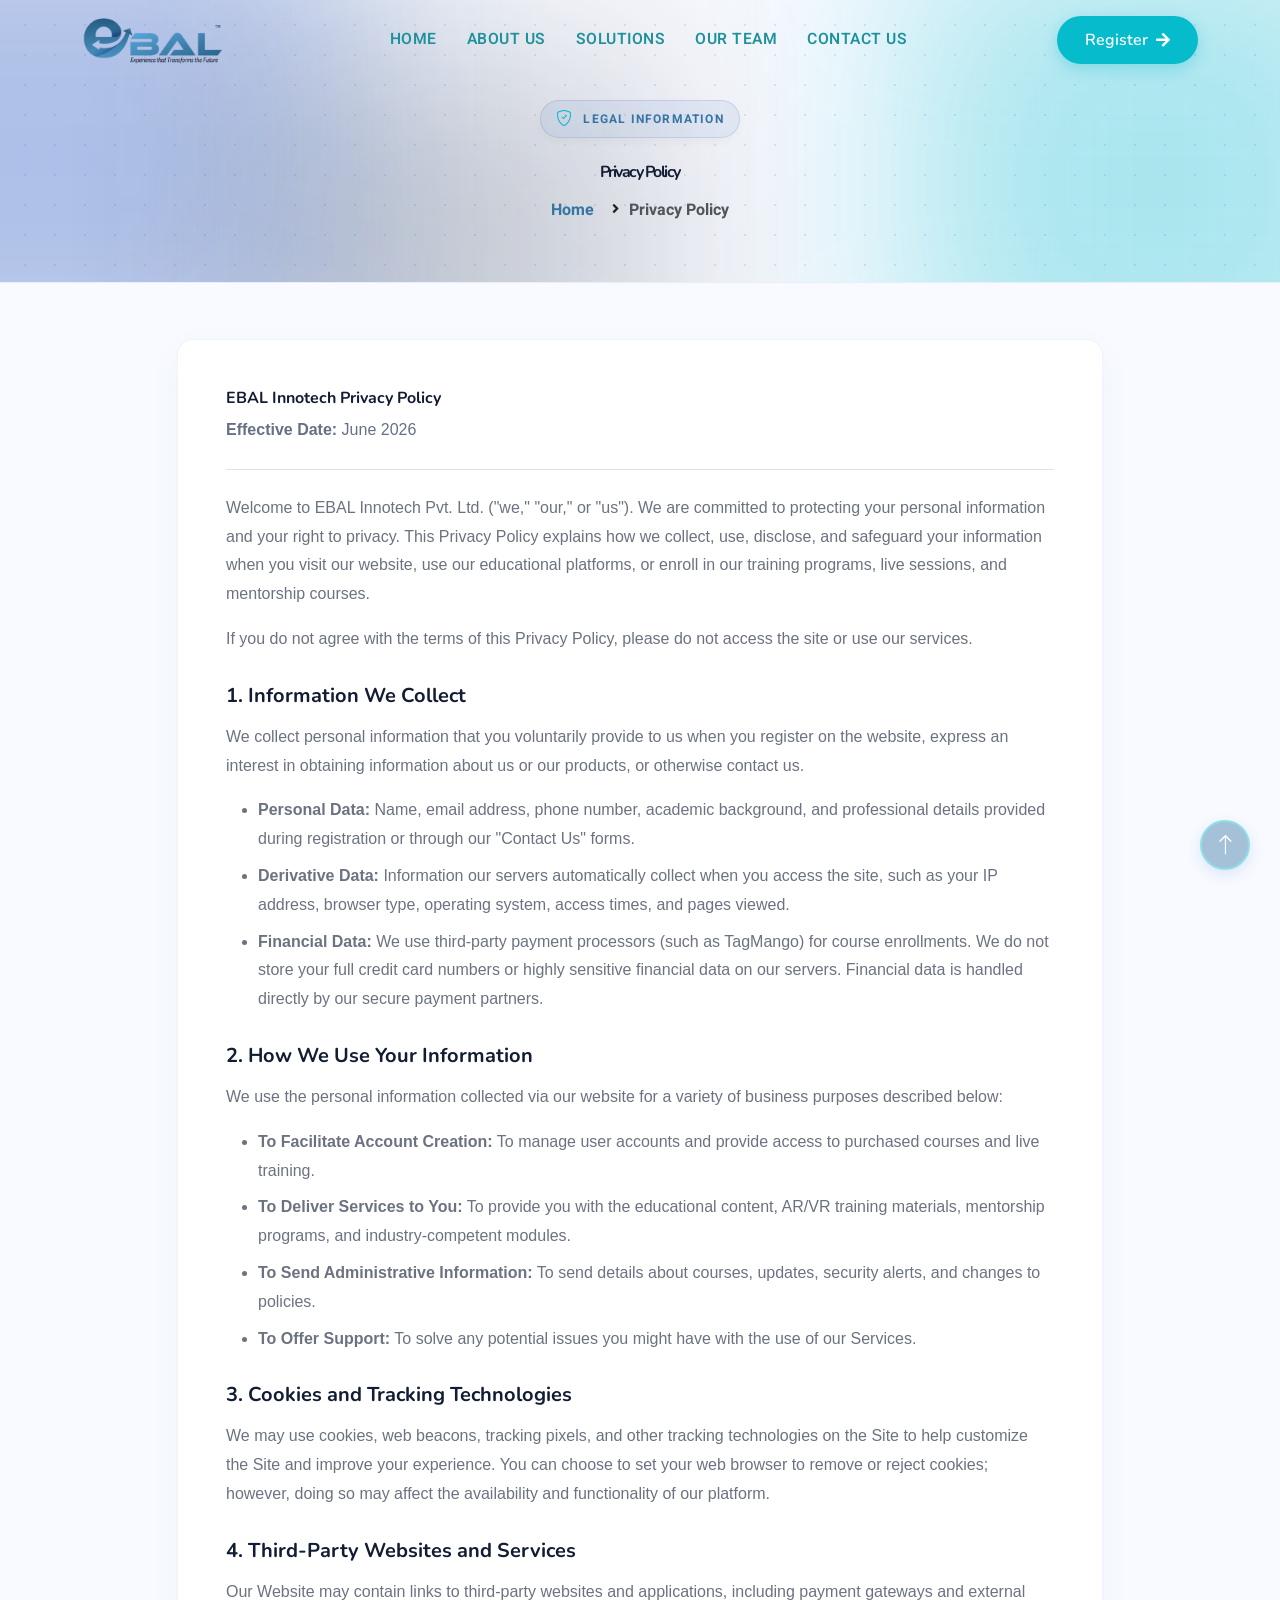
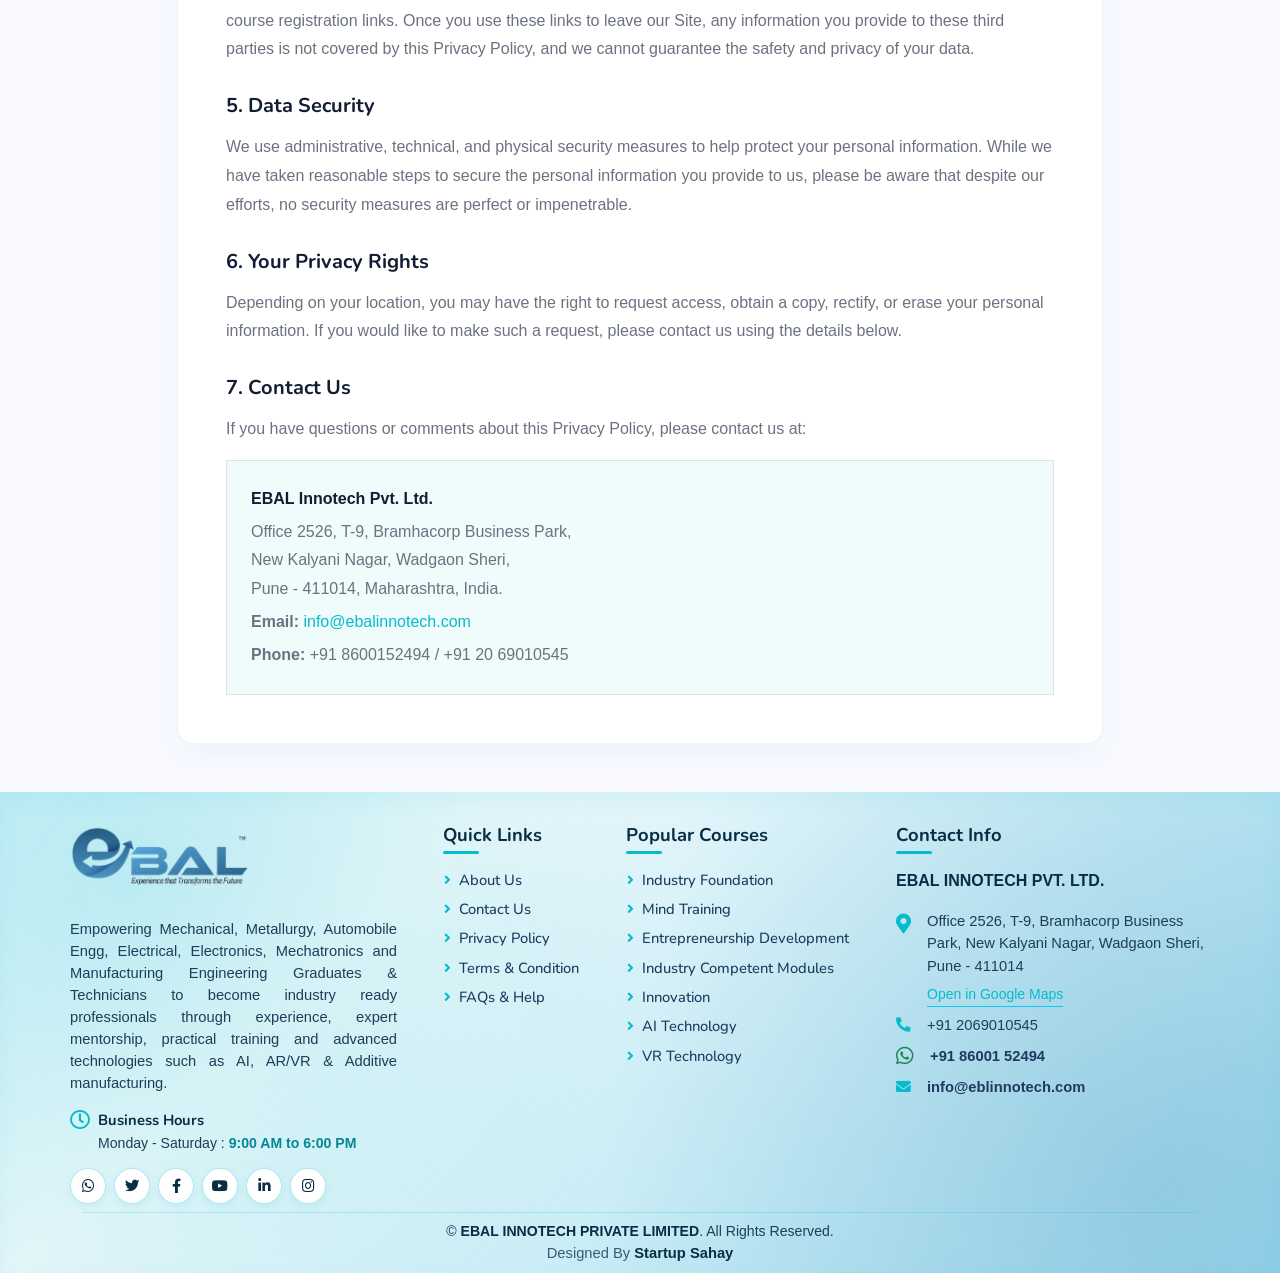
<file: privacy.html>
<!doctype html>
<html lang="en">
  <head>
    <meta charset="utf-8" />
    <title>EBAL Innotech</title>
    <link
      rel="icon"
      type="image/png"
      sizes="60x60"
      href="./img/faviconlogo.jpeg"
    />
    <meta content="width=device-width, initial-scale=1.0" name="viewport" />
    <meta content="" name="keywords" />
    <meta content="" name="description" />

    <!-- Favicon -->
    <link href="img/favicon.ico" rel="icon" />

    <!-- Google Web Fonts -->
    <link rel="preconnect" href="https://fonts.googleapis.com" />
    <link rel="preconnect" href="https://fonts.gstatic.com" crossorigin />
    <link
      href="https://fonts.googleapis.com/css2?family=Heebo:wght@400;500;600&family=Nunito:wght@600;700;800&display=swap"
      rel="stylesheet"
    />

    <!-- Icon Font Stylesheet -->
    <link
      href="https://cdnjs.cloudflare.com/ajax/libs/font-awesome/5.10.0/css/all.min.css"
      rel="stylesheet"
    />
    <link
      href="https://cdn.jsdelivr.net/npm/bootstrap-icons@1.4.1/font/bootstrap-icons.css"
      rel="stylesheet"
    />

    <!-- Libraries Stylesheet -->
    <link href="lib/animate/animate.min.css" rel="stylesheet" />
    <link href="lib/owlcarousel/assets/owl.carousel.min.css" rel="stylesheet" />

    <!-- Customized Bootstrap Stylesheet -->
    <link href="css/bootstrap.min.css" rel="stylesheet" />

    <!-- Template Stylesheet -->
    <link href="css/style.css" rel="stylesheet" />
    <link href="css/course.css" rel="stylesheet" />
   <style>
      /* =========================================
         EBAL PRIVACY POLICY PAGE CSS
      ========================================= */
      .ebal-policy-page {
        background-color: #f8faff;
        font-family: "Segoe UI", Roboto, "Helvetica Neue", sans-serif;
      }
      
      .policy-container {
        background-color: #ffffff;
        border-radius: 16px;
        box-shadow: 0 10px 30px rgba(54, 118, 163, 0.05);
        border: 1px solid rgba(54, 118, 163, 0.08);
      }

      .policy-container h4 {
        color: #121c33;
        font-weight: 700;
        margin-top: 30px;
        margin-bottom: 15px;
        font-size: 1.25rem;
      }

      .policy-container p, .policy-container li {
        color: #6b7280;
        line-height: 1.8;
        font-size: 1rem;
      }

      .policy-container ul {
        margin-bottom: 20px;
      }

      .policy-container li {
        margin-bottom: 8px;
      }
      
      .text-primary-cyan { color: #06bbcc !important; }
      .text-primary-blue { color: #3676a3 !important; }
      .text-dark-blue { color: #121c33 !important; }
      .mt-5 {
    margin-top: 0rem !important;
}
    </style>
  </head>

  <body>
    <!-- Spinner Start -->
    <div
      id="spinner"
      class="show bg-white position-fixed translate-middle w-100 vh-100 top-50 start-50 d-flex align-items-center justify-content-center"
    >
      <div
        class="spinner-border text-primary"
        style="width: 3rem; height: 3rem"
        role="status"
      >
        <span class="sr-only">Loading...</span>
      </div>
    </div>
    <!-- Spinner End -->

    <!-- Navbar Start -->
    <nav class="navbar navbar-expand-lg ebal-navbar fixed-top">
      <div class="container">
        <a href="index" class="navbar-brand d-flex align-items-center">
          <img
            src="img/EBAL_INNOTECH_FINAL.png"
            alt="EBAL Logo"
            style="height: 50px"
          />
        </a>

        <button
          type="button"
          class="navbar-toggler"
          data-bs-toggle="collapse"
          data-bs-target="#navbarCollapse"
        >
          <span class="navbar-toggler-icon"></span>
        </button>

        <div class="collapse navbar-collapse" id="navbarCollapse">
          <div class="navbar-nav mx-auto">
            <a href="index" class="nav-item nav-link">Home</a>
            <a href="about" class="nav-item nav-link">About Us</a>
            <div class="nav-item dropdown">
              <a href="solution" class="nav-link">Solutions</a>
              <!-- <div class="dropdown-menu fade-down m-0">
                        <a href="training.html" class="dropdown-item">Industrial Training</a>
                        <a href="tech.html" class="dropdown-item">Advanced Tech</a>
                        <a href="mentorship.html" class="dropdown-item">Mentorship</a>
                    </div> -->
            </div>
            <a href="team" class="nav-item nav-link">Our Team</a>
            <a href="contactus" class="nav-item nav-link"
              >Contact Us</a
            >
          </div>

          <div
            class="mt-4 mt-lg-0 mb-3 mb-lg-0 d-flex justify-content-center justify-content-lg-end"
          >
            <a
              href="https://experts.ebalinnotech.com/l/eecb7ab9f0"
              class="btn btn-nav-action rounded-pill"
            >
              Register <i class="fa fa-arrow-right ms-2"></i>
            </a>
          </div>
        </div>
      </div>
    </nav>
    <!-- Navbar End -->

    <!-- Header Start -->
    <div class="ebal-inner-header">
      <div class="tech-orb orb-primary"></div>
      <div class="tech-orb orb-cyan"></div>
      <div class="tech-orb orb-accent"></div>
      <div class="grid-overlay"></div>

      <div class="container position-relative z-index-2">
        <div class="row justify-content-center">
          <div class="col-lg-10 text-center">
            <div class="mb-4" style="margin-top: 40px">
              <span class="ebal-badge-clean">
                <i class="bi bi-shield-check"></i> Legal Information
              </span>
            </div>
            <h1 class="display-3 fw-bold text-dark-blue animated slideInDown mb-3">
              Privacy Policy
            </h1>
            <nav aria-label="breadcrumb">
              <ol class="breadcrumb justify-content-center bg-transparent p-0 m-0 animated slideInUp">
                <li class="breadcrumb-item">
                  <a class="text-primary-blue text-decoration-none fw-bold" href="./">Home</a>
                </li>
                <li class="breadcrumb-item text-black fw-bold" aria-current="page">
                  Privacy Policy
                </li>
              </ol>
            </nav>
          </div>
        </div>
      </div>
    </div>
    <section class="ebal-policy-page py-5">
      <div class="container py-4">
        <div class="row justify-content-center">
          <div class="col-lg-10">
            
            <div class="policy-container p-4 p-md-5 wow fadeInUp" data-wow-delay="0.1s">
              
              <div class="border-bottom pb-4 mb-4">
                  <h3 class="fw-bold text-dark-blue mb-2">EBAL Innotech Privacy Policy</h3>
                  <p class="text-muted mb-0"><strong>Effective Date:</strong> June 2026</p>
              </div>

              <p>Welcome to EBAL Innotech Pvt. Ltd. ("we," "our," or "us"). We are committed to protecting your personal information and your right to privacy. This Privacy Policy explains how we collect, use, disclose, and safeguard your information when you visit our website, use our educational platforms, or enroll in our training programs, live sessions, and mentorship courses.</p>
              
              <p>If you do not agree with the terms of this Privacy Policy, please do not access the site or use our services.</p>

              <h4>1. Information We Collect</h4>
              <p>We collect personal information that you voluntarily provide to us when you register on the website, express an interest in obtaining information about us or our products, or otherwise contact us.</p>
              <ul>
                  <li><strong>Personal Data:</strong> Name, email address, phone number, academic background, and professional details provided during registration or through our "Contact Us" forms.</li>
                  <li><strong>Derivative Data:</strong> Information our servers automatically collect when you access the site, such as your IP address, browser type, operating system, access times, and pages viewed.</li>
                  <li><strong>Financial Data:</strong> We use third-party payment processors (such as TagMango) for course enrollments. We do not store your full credit card numbers or highly sensitive financial data on our servers. Financial data is handled directly by our secure payment partners.</li>
              </ul>

              <h4>2. How We Use Your Information</h4>
              <p>We use the personal information collected via our website for a variety of business purposes described below:</p>
              <ul>
                  <li><strong>To Facilitate Account Creation:</strong> To manage user accounts and provide access to purchased courses and live training.</li>
                  <li><strong>To Deliver Services to You:</strong> To provide you with the educational content, AR/VR training materials, mentorship programs, and industry-competent modules.</li>
                  <li><strong>To Send Administrative Information:</strong> To send details about courses, updates, security alerts, and changes to policies.</li>
                  <li><strong>To Offer Support:</strong> To solve any potential issues you might have with the use of our Services.</li>
              </ul>

              <h4>3. Cookies and Tracking Technologies</h4>
              <p>We may use cookies, web beacons, tracking pixels, and other tracking technologies on the Site to help customize the Site and improve your experience. You can choose to set your web browser to remove or reject cookies; however, doing so may affect the availability and functionality of our platform.</p>

              <h4>4. Third-Party Websites and Services</h4>
              <p>Our Website may contain links to third-party websites and applications, including payment gateways and external course registration links. Once you use these links to leave our Site, any information you provide to these third parties is not covered by this Privacy Policy, and we cannot guarantee the safety and privacy of your data.</p>

              <h4>5. Data Security</h4>
              <p>We use administrative, technical, and physical security measures to help protect your personal information. While we have taken reasonable steps to secure the personal information you provide to us, please be aware that despite our efforts, no security measures are perfect or impenetrable.</p>

              <h4>6. Your Privacy Rights</h4>
              <p>Depending on your location, you may have the right to request access, obtain a copy, rectify, or erase your personal information. If you would like to make such a request, please contact us using the details below.</p>

              <h4>7. Contact Us</h4>
              <p>If you have questions or comments about this Privacy Policy, please contact us at:</p>
              <div class="bg-light p-4 rounded mt-3 border">
                  <p class="mb-1"><strong class="text-dark-blue">EBAL Innotech Pvt. Ltd.</strong></p>
                  <p class="mb-1">Office 2526, T-9, Bramhacorp Business Park,<br>New Kalyani Nagar, Wadgaon Sheri,<br>Pune - 411014, Maharashtra, India.</p>
                  <p class="mb-1"><strong>Email:</strong> <a href="mailto:info@ebalinnotech.com" class="text-primary-cyan">info@ebalinnotech.com</a></p>
                  <p class="mb-0"><strong>Phone:</strong> +91 8600152494 / +91 20 69010545</p>
              </div>

            </div>
          </div>
        </div>
      </div>
    </section>



    <!-- Footer Start -->
    <div
      class="container-fluid ebal-footer text-light pt-3 mt-5 wow fadeIn"
      data-wow-delay="0.1s"
    >
      <div class="container pt-2 pb-0">
        <div class="row g-4 justify-content-between ebal-footer-row">
          <div class="col-lg-4 col-md-6 col-brand">
            <a href="#" class="d-inline-block mb-3">
              <img
                src="./img/EBAL_INNOTECH_FINAL.png"
                alt="EBAL Innotech Logo"
                class="footer-brand-logo"
              />
            </a>
            <p class="mb-3 text-light-muted lh-base">
              Empowering Mechanical, Metallurgy, Automobile Engg, Electrical, Electronics, Mechatronics and Manufacturing Engineering Graduates & Technicians to become industry ready professionals through experience, expert mentorship, practical training and advanced technologies such as AI, AR/VR & Additive manufacturing.
            </p>

            <div class="footer-working-hours mb-3">
              <h6 class="text-white mb-1 d-flex align-items-center">
                <i class="far fa-clock text-primary-cyan me-2 fs-5"></i>
                Business Hours
              </h6>
              <p class="mb-0 text-light-muted ms-4 ps-1 small hours-time">
                Monday - Saturday : <strong class="fw-bold">9:00 AM to 6:00 PM</strong>
              </p>
            </div>

            <div class="d-flex pt-1">
              <a
                class="btn btn-outline-light btn-social"
                href="https://wa.me/918600152494?text=Hello!%20I%20am%20interested%20in%20learning%20more%20about%20your%20courses,%20training%20programs,%20and%20career%20guidance%20services.%20Please%20share%20the%20details."
                target="_blank"
              >
                <i class="fab fa-whatsapp"></i>
              </a>
              <a
                class="btn btn-outline-light btn-social"
                href="https://x.com/EBAL_INNOTECH"
                ><i class="fab fa-twitter"></i
              ></a>
              <a
                class="btn btn-outline-light btn-social"
                href="https://www.facebook.com/share/1BfwyjobmN/"
                ><i class="fab fa-facebook-f"></i
              ></a>
              <a
                class="btn btn-outline-light btn-social"
                href="https://youtube.com/@ebal_innotech_pvt_ltd"
                ><i class="fab fa-youtube"></i
              ></a>
              <a
                class="btn btn-outline-light btn-social"
                href="https://www.linkedin.com/company/ebalinnotech-pvt-ltd/"
                ><i class="fab fa-linkedin-in"></i
              ></a>
              <a
                class="btn btn-outline-light btn-social"
                href="https://www.instagram.com/ebalinnotechpvtltd?igsh=MXM1bjJ3bnVsdGYxNA=="
                target="_blank"
              >
                <i class="fab fa-instagram"></i>
              </a>
            </div>
          </div>

          <div class="col-lg-2 col-md-6 col-links-1">
            <h5 class="text-white mb-3 footer-heading">Quick Links</h5>
            <a class="btn btn-link" href="about">About Us</a>
            <a class="btn btn-link" href="contactus">Contact Us</a>
            <a class="btn btn-link" href="privacy">Privacy Policy</a>
            <a class="btn btn-link" href="terms">Terms & Condition</a>
            <a class="btn btn-link" href="help">FAQs & Help</a>
          </div>

          <div class="col-lg-3 col-md-6 col-links-2">
            <h5 class="text-white mb-3 footer-heading">Popular Courses</h5>
            <a class="btn btn-link" href="solution">Industry foundation </a>
            <a class="btn btn-link" href="solution">Mind training</a>
            <a class="btn btn-link" href="solution">Entrepreneurship development </a>
            <a class="btn btn-link" href="solution">Industry competent modules</a>
            <a class="btn btn-link" href="solution">Innovation</a>
            <a class="btn btn-link" href="solution">AI Technology</a>
            <a class="btn btn-link" href="solution">VR Technology</a>
          </div>

          <div class="col-lg-3 col-md-6 col-contact">
            <h5 class="text-white mb-3 footer-heading">Contact Info</h5>

            <div class="mb-3">
              <p class="mb-0 fw-bold text-white fs-6">
                EBAL INNOTECH PVT. LTD.
              </p>
            </div>

            <div class="d-flex mb-2">
              <i
                class="fa fa-map-marker-alt mt-1 me-3 text-primary-cyan fs-5"
              ></i>
              <div>
                <p class="mb-1 text-light-muted small">
                  Office 2526, T-9, Bramhacorp Business Park, New Kalyani Nagar,
                  Wadgaon Sheri, Pune - 411014
                </p>
                <a
                  href="https://maps.app.goo.gl/3JgLbVy4usqV2DMDA"
                  target="_blank"
                  class="text-primary-cyan small border-bottom border-info text-decoration-none pb-1"
                  >Open in Google Maps</a
                >
              </div>
            </div>

            <p class="mb-2 d-flex align-items-center small">
              <i class="fa fa-phone-alt me-3 text-primary-cyan"></i> +91
              2069010545
            </p>
            <p class="mb-2 d-flex align-items-center small">
              <i class="fab fa-whatsapp me-3 text-success fs-5"></i>
              <a
                href="https://wa.me/918600152494"
                target="_blank"
                class="text-decoration-none text-light"
              >
                +91 86001 52494
              </a>
            </p>
            <p class="mb-2 d-flex align-items-center small">
              <i class="fa fa-envelope me-3 text-primary-cyan"></i>
              <a
                href="mailto:info@eblinnotech.com"
                class="text-decoration-none text-light"
              >
                info@eblinnotech.com
              </a>
            </p>
          </div>
        </div>
      </div>

      <div class="container">
        <div class="copyright border-top border-secondary pt-2 pb-1">
          <div class="row align-items-center">
            <div class="col-12 text-center">
              &copy;
              <a class="text-white fw-bold text-decoration-none" href="#"
                >EBAL INNOTECH PRIVATE LIMITED</a
              >. All Rights Reserved. <br /><span class="small text-light-muted"
                >Designed By
                <a
                  class="text-primary-cyan text-decoration-none"
                  href="https://www.startupsahay.com/"
                  target="_blank"
                  >Startup Sahay</a
                ></span
              >
            </div>
          </div>
        </div>
      </div>
    </div>
    <!-- Footer End -->

    <!-- Back to Top -->
    <a href="#" class="btn btn-lg btn-primary btn-lg-square back-to-top"
      ><i class="bi bi-arrow-up"></i
    ></a>

    <!-- JavaScript Libraries -->
    <script src="https://code.jquery.com/jquery-3.4.1.min.js"></script>
    <script src="https://cdn.jsdelivr.net/npm/bootstrap@5.0.0/dist/js/bootstrap.bundle.min.js"></script>
    <script src="lib/wow/wow.min.js"></script>
    <script src="lib/easing/easing.min.js"></script>
    <script src="lib/waypoints/waypoints.min.js"></script>
    <script src="lib/owlcarousel/owl.carousel.min.js"></script>

    <!-- Template Javascript -->
    <script src="js/main.js"></script>
  </body>
</html>
</file>
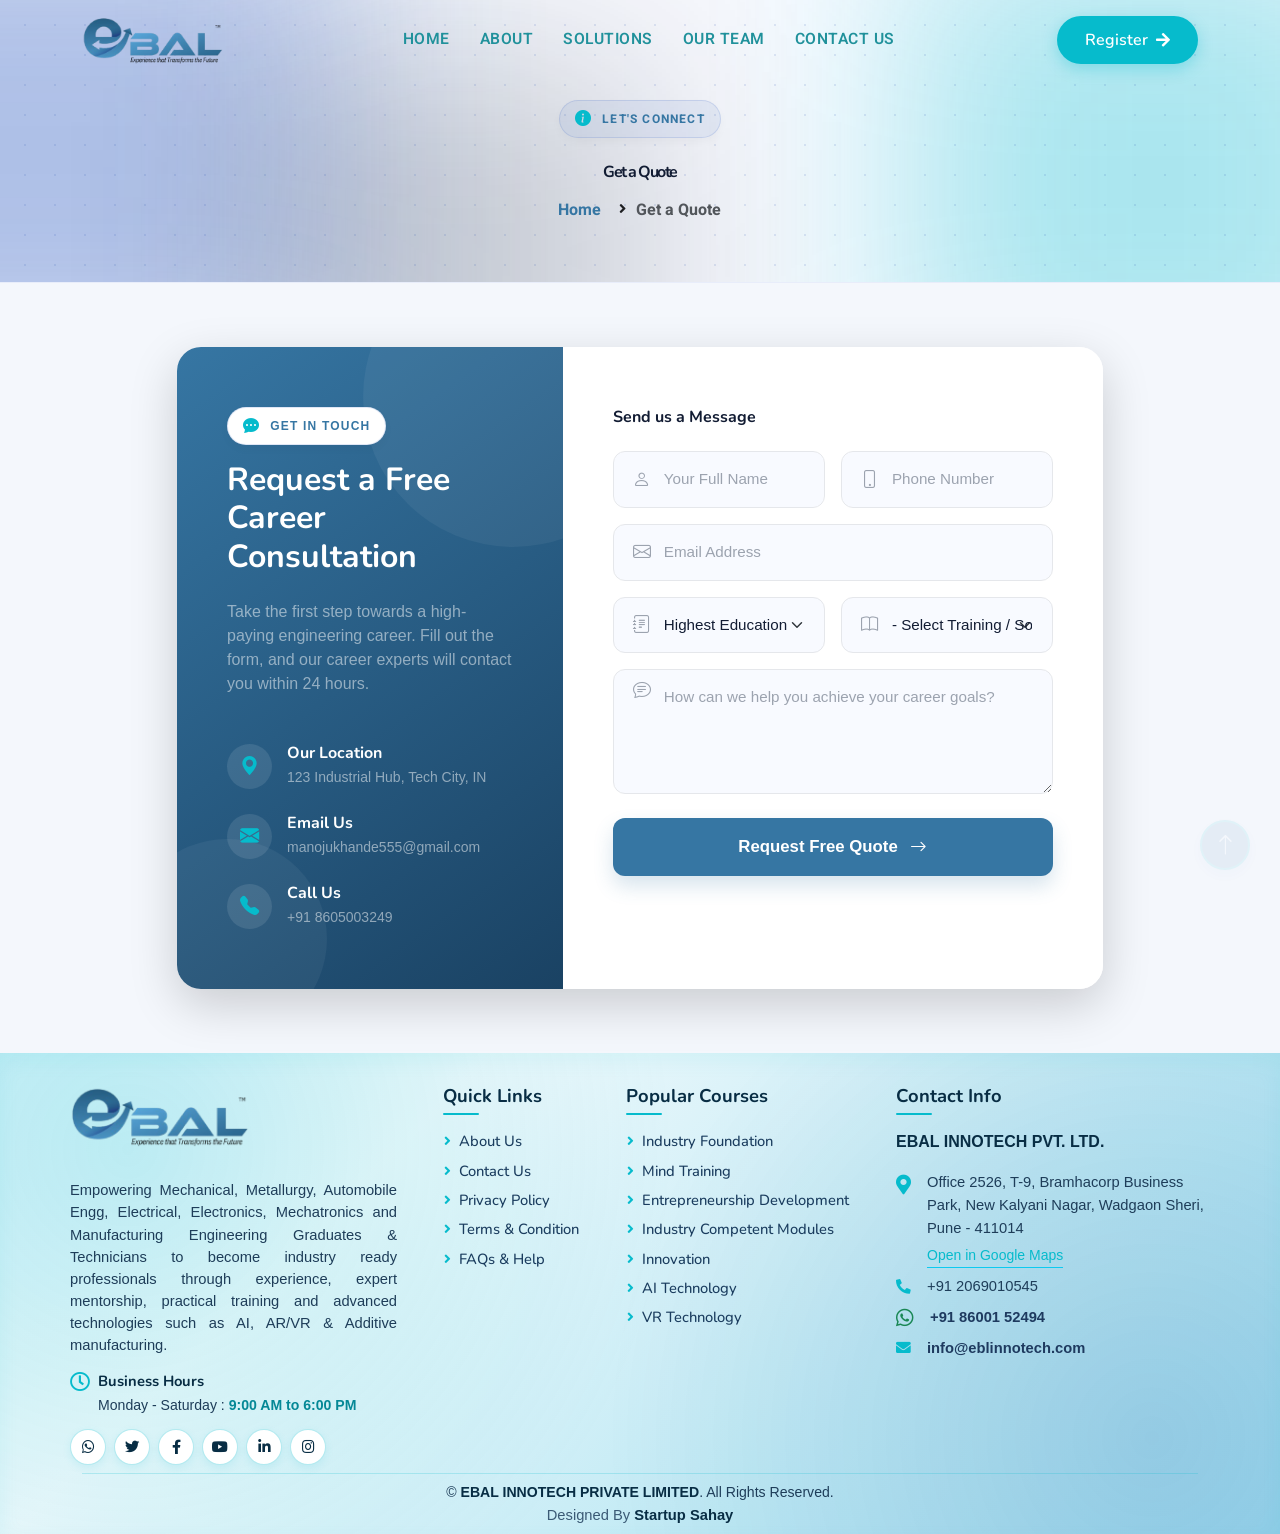
<file: quote.html>
<!doctype html>
<html lang="en">
  <head>
    <meta charset="utf-8" />
    <title>EBAL Innotech</title>
    <link
      rel="icon"
      type="image/png"
      sizes="60x60"
      href="./img/faviconlogo.jpeg"
    />
    <meta content="width=device-width, initial-scale=1.0" name="viewport" />
    <meta content="" name="keywords" />
    <meta content="" name="description" />

    <!-- Favicon -->
    <link href="img/favicon.ico" rel="icon" />

    <!-- Google Web Fonts -->
    <link rel="preconnect" href="https://fonts.googleapis.com" />
    <link rel="preconnect" href="https://fonts.gstatic.com" crossorigin />
    <link
      href="https://fonts.googleapis.com/css2?family=Heebo:wght@400;500;600&family=Nunito:wght@600;700;800&display=swap"
      rel="stylesheet"
    />

    <!-- Icon Font Stylesheet -->
    <link
      href="https://cdnjs.cloudflare.com/ajax/libs/font-awesome/5.10.0/css/all.min.css"
      rel="stylesheet"
    />
    <link
      href="https://cdn.jsdelivr.net/npm/bootstrap-icons@1.4.1/font/bootstrap-icons.css"
      rel="stylesheet"
    />

    <!-- Libraries Stylesheet -->
    <link href="lib/animate/animate.min.css" rel="stylesheet" />
    <link href="lib/owlcarousel/assets/owl.carousel.min.css" rel="stylesheet" />

    <!-- Customized Bootstrap Stylesheet -->
    <link href="css/bootstrap.min.css" rel="stylesheet" />

    <!-- Template Stylesheet -->
    <link href="css/style.css" rel="stylesheet" />
    <link href="css/course.css" rel="stylesheet" />
    <style>
      /* =========================================
   EBAL GET A QUOTE FORM (Safely Scoped)
   ========================================= */

      .ebal-quote-section {
        background-color: #f4f7fc; /* Soft background to highlight the main card */
        font-family: "Segoe UI", Roboto, "Helvetica Neue", sans-serif;
        overflow: hidden;
      }

      /* Color Overrides */
      .ebal-quote-section .text-dark-blue {
        color: #121c33 !important;
      }

      /* --- MAIN CARD WRAPPER --- */
      .quote-main-card {
        background-color: #ffffff;
        border-radius: 24px;
        overflow: hidden;
        box-shadow: 0 20px 50px rgba(18, 28, 51, 0.08);
      }

      /* --- LEFT SIDE: INFO PANEL --- */
      .quote-info-side {
        background: linear-gradient(
          145deg,
          var(--primary-blue, #3676a3) 0%,
          #1a4263 100%
        );
        padding: 60px 50px;
        position: relative;
        overflow: hidden;
        display: flex;
        flex-direction: column;
        justify-content: center;
      }

      .quote-info-content {
        position: relative;
        z-index: 2;
      }

      /* Background Abstract Shapes */
      .quote-shape {
        position: absolute;
        border-radius: 50%;
        background: rgba(255, 255, 255, 0.05);
        z-index: 1;
      }
      .quote-shape.shape-1 {
        width: 300px;
        height: 300px;
        top: -100px;
        right: -100px;
      }
      .quote-shape.shape-2 {
        width: 200px;
        height: 200px;
        bottom: -50px;
        left: -50px;
      }

      /* Contact Details List */
      .contact-detail-item {
        display: flex;
        align-items: flex-start;
        margin-bottom: 25px;
      }
      .contact-detail-item .cd-icon {
        width: 45px;
        height: 45px;
        background-color: rgba(255, 255, 255, 0.1);
        color: var(--primary-cyan, #06bbcc);
        border-radius: 50%;
        display: flex;
        justify-content: center;
        align-items: center;
        font-size: 1.2rem;
        margin-right: 15px;
        flex-shrink: 0;
      }

      /* --- RIGHT SIDE: FORM PANEL --- */
      .quote-form-side {
        padding: 60px 50px;
        background-color: #ffffff;
      }

      /* Interactive Input Groups */
      .quote-input-group {
        position: relative;
      }

      /* Icon inside the input */
      .quote-input-group .input-icon {
        position: absolute;
        top: 50%;
        left: 20px;
        transform: translateY(-50%);
        color: #9ca3af;
        font-size: 1.1rem;
        z-index: 4;
        transition: color 0.3s ease;
      }

      /* Input Fields Styling */
      .quote-input {
        background-color: #f8faff !important;
        border: 1px solid #e5e7eb !important;
        border-radius: 12px !important;
        padding: 16px 20px 16px 50px !important; /* Extra left padding for the icon */
        font-size: 0.95rem;
        color: #121c33;
        transition: all 0.3s ease !important;
        box-shadow: none !important;
      }

      .quote-input::placeholder {
        color: #9ca3af;
      }

      /* --- FOCUS ANIMATIONS (The Magic) --- */
      .quote-input:focus {
        border-color: var(--primary-cyan, #06bbcc) !important;
        background-color: #ffffff !important;
        box-shadow: 0 0 0 4px rgba(6, 187, 204, 0.15) !important; /* Glowing cyan ring */
      }

      /* Changes icon color when input is focused */
      .quote-input:focus + .input-icon,
      .quote-input-group:focus-within .input-icon {
        color: var(--primary-cyan, #06bbcc);
      }

      /* Special fix for Select Dropdown arrow */
      select.quote-input {
        appearance: none;
        background-image: url("data:image/svg+xml,%3csvg xmlns='http://www.w3.org/2000/svg' viewBox='0 0 16 16'%3e%3cpath fill='none' stroke='%23343a40' stroke-linecap='round' stroke-linejoin='round' stroke-width='2' d='m2 5 6 6 6-6'/%3e%3c/svg%3e") !important;
        background-repeat: no-repeat !important;
        background-position: right 1.2rem center !important;
        background-size: 16px 12px !important;
      }

      /* Submit Button */
      .btn-quote-submit {
        background-color: var(--primary-blue, #3676a3);
        color: #ffffff;
        border: none;
        padding: 16px 30px;
        border-radius: 12px;
        font-size: 1.05rem;
        font-weight: 700;
        transition: all 0.3s ease;
        box-shadow: 0 10px 20px rgba(54, 118, 163, 0.2);
      }

      .btn-quote-submit:hover {
        background-color: var(--primary-cyan, #06bbcc);
        color: #ffffff;
        transform: translateY(-3px);
        box-shadow: 0 15px 25px rgba(6, 187, 204, 0.3);
      }
      .mt-5 {
        margin-top: 0rem !important;
      }

      /* =========================================
   RESPONSIVE ADJUSTMENTS
   ========================================= */

      @media (max-width: 1199px) {
        .quote-info-side,
        .quote-form-side {
          padding: 50px 40px;
        }
      }

      @media (max-width: 991.98px) {
        /* Stacks the form properly on tablets */
        .quote-info-side {
          padding: 50px 30px;
        }
        .quote-form-side {
          padding: 50px 30px;
        }
        .quote-shape.shape-1 {
          width: 200px;
          height: 200px;
        }
      }

      @media (max-width: 767.98px) {
        .ebal-quote-section {
          padding-top: 2rem !important;
          padding-bottom: 2rem !important;
        }
        .quote-main-card {
          border-radius: 16px;
        }
        .quote-info-side {
          padding: 40px 20px;
        }
        .quote-form-side {
          padding: 40px 20px;
        }

        .quote-input {
          padding: 14px 15px 14px 45px !important;
        }
        .quote-input-group .input-icon {
          left: 15px;
        }
      }
      .py-5 {
        padding-top: 2rem !important;
        padding-bottom: 2rem !important;
      }
    </style>
  </head>

  <body>
    <!-- Spinner Start -->
    <div
      id="spinner"
      class="show bg-white position-fixed translate-middle w-100 vh-100 top-50 start-50 d-flex align-items-center justify-content-center"
    >
      <div
        class="spinner-border text-primary"
        style="width: 3rem; height: 3rem"
        role="status"
      >
        <span class="sr-only">Loading...</span>
      </div>
    </div>
    <!-- Spinner End -->

    <!-- Navbar Start -->
    <nav class="navbar navbar-expand-lg ebal-navbar fixed-top">
      <div class="container">
        <a href="index.html" class="navbar-brand d-flex align-items-center">
          <img
            src="img/EBAL_INNOTECH_FINAL.png"
            alt="EBAL Logo"
            style="height: 50px"
          />
        </a>

        <button
          type="button"
          class="navbar-toggler"
          data-bs-toggle="collapse"
          data-bs-target="#navbarCollapse"
        >
          <span class="navbar-toggler-icon"></span>
        </button>

        <div class="collapse navbar-collapse" id="navbarCollapse">
          <div class="navbar-nav mx-auto">
            <a href="index.html" class="nav-item nav-link">Home</a>
            <a href="about.html" class="nav-item nav-link">About</a>
           
            <div class="nav-item dropdown">
              <a href="solution.html" class="nav-link">Solutions</a>
              <!-- <div class="dropdown-menu fade-down m-0">
                        <a href="training.html" class="dropdown-item">Industrial Training</a>
                        <a href="tech.html" class="dropdown-item">Advanced Tech</a>
                        <a href="mentorship.html" class="dropdown-item">Mentorship</a>
                    </div> -->
            </div>
             <a href="./team.html" class="nav-item nav-link">Our Team</a>
            <a href="contactus.html" class="nav-item nav-link">Contact Us</a>
          </div>

          <div
            class="mt-4 mt-lg-0 mb-3 mb-lg-0 d-flex justify-content-center justify-content-lg-end"
          >
            <a
              href="https://experts.ebalinnotech.com/l/eecb7ab9f0"
              class="btn btn-nav-action rounded-pill"
            >
              Register <i class="fa fa-arrow-right ms-2"></i>
            </a>
          </div>
        </div>
      </div>
    </nav>
    <!-- Navbar End -->

    <!-- Header Start -->
    <div class="ebal-inner-header">
      <div class="tech-orb orb-primary"></div>
      <div class="tech-orb orb-cyan"></div>
      <div class="tech-orb orb-accent"></div>

      <div class="grid-overlay"></div>

      <div class="container position-relative z-index-2">
        <div class="row justify-content-center">
          <div class="col-lg-10 text-center">
            <div class="mb-4" style="margin-top: 40px">
              <span class="ebal-badge-clean">
                <i class="bi bi-info-circle-fill"></i> Let's Connect
              </span>
            </div>

            <h1
              class="display-3 fw-bold text-dark-blue animated slideInDown mb-3"
            >
              Get a Quote
            </h1>

            <nav aria-label="breadcrumb">
              <ol
                class="breadcrumb justify-content-center bg-transparent p-0 m-0 animated slideInUp"
              >
                <li class="breadcrumb-item">
                  <a
                    class="text-primary-blue text-decoration-none fw-bold"
                    href="index.html"
                    >Home</a
                  >
                </li>
                <li
                  class="breadcrumb-item text-black fw-bold"
                  aria-current="page"
                >
                  Get a Quote
                </li>
              </ol>
            </nav>
          </div>
        </div>
      </div>
    </div>
    <!-- Header End -->

    <section class="ebal-quote-section py-5">
      <div class="container py-5">
        <div class="row justify-content-center">
          <div class="col-xl-10">
            <div
              class="quote-main-card shadow-lg wow fadeInUp"
              data-wow-delay="0.1s"
            >
              <div class="row g-0">
                <div class="col-lg-5 quote-info-side">
                  <div class="quote-info-content">
                    <div
                      class="ebal-badge-clean bg-white mb-3"
                      style="color: var(--primary-blue, #3676a3)"
                    >
                      <i class="bi bi-chat-dots-fill"></i> Get In Touch
                    </div>
                    <h2 class="text-white fw-bold mb-4">
                      Request a Free Career Consultation
                    </h2>
                    <p class="text-white-50 mb-5">
                      Take the first step towards a high-paying engineering
                      career. Fill out the form, and our career experts will
                      contact you within 24 hours.
                    </p>

                    <div class="contact-detail-item">
                      <div class="cd-icon">
                        <i class="bi bi-geo-alt-fill"></i>
                      </div>
                      <div class="cd-text">
                        <h6 class="text-white mb-1">Our Location</h6>
                        <p class="text-white-50 mb-0 small">
                          123 Industrial Hub, Tech City, IN
                        </p>
                      </div>
                    </div>

                    <div class="contact-detail-item">
                      <div class="cd-icon">
                        <i class="bi bi-envelope-fill"></i>
                      </div>
                      <div class="cd-text">
                        <h6 class="text-white mb-1">Email Us</h6>
                        <p class="text-white-50 mb-0 small">
                          manojukhande555@gmail.com
                        </p>
                      </div>
                    </div>

                    <div class="contact-detail-item mb-0">
                      <div class="cd-icon">
                        <i class="bi bi-telephone-fill"></i>
                      </div>
                      <div class="cd-text">
                        <h6 class="text-white mb-1">Call Us</h6>
                        <p class="text-white-50 mb-0 small">+91 8605003249</p>
                      </div>
                    </div>
                  </div>

                  <div class="quote-shape shape-1"></div>
                  <div class="quote-shape shape-2"></div>
                </div>

                <div class="col-lg-7 quote-form-side">
                  <h3 class="fw-bold text-dark-blue mb-4">Send us a Message</h3>

                  <form>
                    <div class="row g-3">
                      <div class="col-md-6">
                        <div class="quote-input-group">
                          <i class="bi bi-person input-icon"></i>
                          <input
                            type="text"
                            class="form-control quote-input"
                            placeholder="Your Full Name"
                            required
                          />
                        </div>
                      </div>

                      <div class="col-md-6">
                        <div class="quote-input-group">
                          <i class="bi bi-phone input-icon"></i>
                          <input
                            type="tel"
                            class="form-control quote-input"
                            placeholder="Phone Number"
                            required
                          />
                        </div>
                      </div>

                      <div class="col-12">
                        <div class="quote-input-group">
                          <i class="bi bi-envelope input-icon"></i>
                          <input
                            type="email"
                            class="form-control quote-input"
                            placeholder="Email Address"
                            required
                          />
                        </div>
                      </div>

                      <div class="col-md-6">
                        <div class="quote-input-group">
                          <i class="bi bi-journal-text input-icon"></i>
                          <select class="form-select quote-input" required>
                            <option value="" selected disabled>
                              Highest Education
                            </option>
                            <option value="Higher Secondary">
                              Higher Secondary
                            </option>
                            <option value="Undergraduation">
                              Undergraduation
                            </option>
                            <option value="Graduate">Graduate</option>
                            <option value="Master">Master</option>
                          </select>
                        </div>
                      </div>

                      <div class="col-md-6">
                        <div class="quote-input-group">
                          <i class="bi bi-book input-icon"></i>
                          <select class="form-select quote-input" required>
                            <option value="" selected disabled>
                              - Select Training / Solution -
                            </option>
                            <optgroup label="--- TRAINING MODULES ---">
                              <option value="Industry Growth Mindset">Industry Growth Mindset</option>
                              <option value="Industry Foundation Course">Industry Foundation Course (3-8 Months)</option>
                              <option value="Mind Training & Focus">Mind Training & Focus Booting</option>
                              <option value="Industry Competent Modules">Industry Competent Modules</option>
                              <option value="AI Technology Training">AI Technology Training</option>
                              <option value="VR & AR Technology Modules">VR & AR Technology Modules</option>
                              <option value="Mechanical & Mechatronics Training">Mechanical & Mechatronics Training</option>
                              <option value="Electronics & Communication Training">Electronics & Communication Training</option>
                              <option value="Entrepreneurship Development">Entrepreneurship Development Training</option>
                            </optgroup>
                            <optgroup label="--- SOLUTIONS ---">
                              <option value="Engineering Admissions Pathway">Engineering Admissions Pathway</option>
                              <option value="Engineering Career Navigator">Engineering Career Navigator</option>
                              <option value="Innovation & Product R&D">Innovation & Product R&D</option>
                              <option value="Industry Consulting Projects">Industry Consulting Projects</option>
                              <option value="Corporate & Academic Training Solutions">Corporate & Academic Training Solutions</option>
                            </optgroup>
                          </select>
                        </div>
                      </div>

                      <div class="col-12">
                        <div class="quote-input-group">
                          <i
                            class="bi bi-chat-text input-icon"
                            style="top: 20px"
                          ></i>
                          <textarea
                            class="form-control quote-input"
                            rows="4"
                            placeholder="How can we help you achieve your career goals?"
                            required
                            style="padding-top: 16px"
                          ></textarea>
                        </div>
                      </div>

                      <div class="col-12 mt-4">
                        <button class="btn-quote-submit w-100" type="submit">
                          Request Free Quote
                          <i class="bi bi-arrow-right ms-2"></i>
                        </button>
                      </div>
                    </div>
                  </form>
                </div>
              </div>
            </div>
          </div>
        </div>
      </div>
    </section>
    <!-- Footer Start -->
    <div
      class="container-fluid ebal-footer text-light pt-3 mt-5 wow fadeIn"
      data-wow-delay="0.1s"
    >
      <div class="container pt-2 pb-0">
        <div class="row g-4 justify-content-between ebal-footer-row">
          <div class="col-lg-4 col-md-6 col-brand">
            <a href="#" class="d-inline-block mb-3">
              <img
                src="./img/EBAL_INNOTECH_FINAL.png"
                alt="EBAL Innotech Logo"
                class="footer-brand-logo"
              />
            </a>
            <p class="mb-3 text-light-muted lh-base">
              Empowering Mechanical, Metallurgy, Automobile Engg, Electrical, Electronics, Mechatronics and Manufacturing Engineering Graduates & Technicians to become industry ready professionals through experience, expert mentorship, practical training and advanced technologies such as AI, AR/VR & Additive manufacturing.
            </p>

            <div class="footer-working-hours mb-3">
              <h6 class="text-white mb-1 d-flex align-items-center">
                <i class="far fa-clock text-primary-cyan me-2 fs-5"></i>
                Business Hours
              </h6>
              <p class="mb-0 text-light-muted ms-4 ps-1 small hours-time">
                Monday - Saturday : <strong class="fw-bold">9:00 AM to 6:00 PM</strong>
              </p>
            </div>

            <div class="d-flex pt-1">
              <a
                class="btn btn-outline-light btn-social"
                href="https://wa.me/918600152494?text=Hello!%20I%20am%20interested%20in%20learning%20more%20about%20your%20courses,%20training%20programs,%20and%20career%20guidance%20services.%20Please%20share%20the%20details."
                target="_blank"
              >
                <i class="fab fa-whatsapp"></i>
              </a>
              <a
                class="btn btn-outline-light btn-social"
                href="https://x.com/EBAL_INNOTECH"
                ><i class="fab fa-twitter"></i
              ></a>
              <a
                class="btn btn-outline-light btn-social"
                href="https://www.facebook.com/share/1BfwyjobmN/"
                ><i class="fab fa-facebook-f"></i
              ></a>
              <a
                class="btn btn-outline-light btn-social"
                href="https://youtube.com/@ebal_innotech_pvt_ltd"
                ><i class="fab fa-youtube"></i
              ></a>
              <a
                class="btn btn-outline-light btn-social"
                href="https://www.linkedin.com/company/ebalinnotech-pvt-ltd/"
                ><i class="fab fa-linkedin-in"></i
              ></a>
              <a
                class="btn btn-outline-light btn-social"
                href="https://www.instagram.com/ebalinnotechpvtltd?igsh=MXM1bjJ3bnVsdGYxNA=="
                target="_blank"
              >
                <i class="fab fa-instagram"></i>
              </a>
            </div>
          </div>

          <div class="col-lg-2 col-md-6 col-links-1">
            <h5 class="text-white mb-3 footer-heading">Quick Links</h5>
            <a class="btn btn-link" href="about">About Us</a>
            <a class="btn btn-link" href="contactus">Contact Us</a>
            <a class="btn btn-link" href="privacy">Privacy Policy</a>
            <a class="btn btn-link" href="terms">Terms & Condition</a>
            <a class="btn btn-link" href="help">FAQs & Help</a>
          </div>

          <div class="col-lg-3 col-md-6 col-links-2">
            <h5 class="text-white mb-3 footer-heading">Popular Courses</h5>
            <a class="btn btn-link" href="solution">Industry foundation </a>
            <a class="btn btn-link" href="solution">Mind training</a>
            <a class="btn btn-link" href="solution">Entrepreneurship development </a>
            <a class="btn btn-link" href="solution">Industry competent modules</a>
            <a class="btn btn-link" href="solution">Innovation</a>
            <a class="btn btn-link" href="solution">AI Technology</a>
            <a class="btn btn-link" href="solution">VR Technology</a>
          </div>

          <div class="col-lg-3 col-md-6 col-contact">
            <h5 class="text-white mb-3 footer-heading">Contact Info</h5>

            <div class="mb-3">
              <p class="mb-0 fw-bold text-white fs-6">
                EBAL INNOTECH PVT. LTD.
              </p>
            </div>

            <div class="d-flex mb-2">
              <i
                class="fa fa-map-marker-alt mt-1 me-3 text-primary-cyan fs-5"
              ></i>
              <div>
                <p class="mb-1 text-light-muted small">
                  Office 2526, T-9, Bramhacorp Business Park, New Kalyani Nagar,
                  Wadgaon Sheri, Pune - 411014
                </p>
                <a
                  href="https://maps.app.goo.gl/3JgLbVy4usqV2DMDA"
                  target="_blank"
                  class="text-primary-cyan small border-bottom border-info text-decoration-none pb-1"
                  >Open in Google Maps</a
                >
              </div>
            </div>

            <p class="mb-2 d-flex align-items-center small">
              <i class="fa fa-phone-alt me-3 text-primary-cyan"></i> +91
              2069010545
            </p>
            <p class="mb-2 d-flex align-items-center small">
              <i class="fab fa-whatsapp me-3 text-success fs-5"></i>
              <a
                href="https://wa.me/918600152494"
                target="_blank"
                class="text-decoration-none text-light"
              >
                +91 86001 52494
              </a>
            </p>
            <p class="mb-2 d-flex align-items-center small">
              <i class="fa fa-envelope me-3 text-primary-cyan"></i>
              <a
                href="mailto:info@eblinnotech.com"
                class="text-decoration-none text-light"
              >
                info@eblinnotech.com
              </a>
            </p>
          </div>
        </div>
      </div>

      <div class="container">
        <div class="copyright border-top border-secondary pt-2 pb-1">
          <div class="row align-items-center">
            <div class="col-12 text-center">
              &copy;
              <a class="text-white fw-bold text-decoration-none" href="#"
                >EBAL INNOTECH PRIVATE LIMITED</a
              >. All Rights Reserved. <br /><span class="small text-light-muted"
                >Designed By
                <a
                  class="text-primary-cyan text-decoration-none"
                  href="https://www.startupsahay.com/"
                  target="_blank"
                  >Startup Sahay</a
                ></span
              >
            </div>
          </div>
        </div>
      </div>
    </div>
    <!-- Footer End -->

    <!-- Back to Top -->
    <a href="#" class="btn btn-lg btn-primary btn-lg-square back-to-top"
      ><i class="bi bi-arrow-up"></i
    ></a>

    <!-- JavaScript Libraries -->
    <script src="https://code.jquery.com/jquery-3.4.1.min.js"></script>
    <script src="https://cdn.jsdelivr.net/npm/bootstrap@5.0.0/dist/js/bootstrap.bundle.min.js"></script>
    <script src="lib/wow/wow.min.js"></script>
    <script src="lib/easing/easing.min.js"></script>
    <script src="lib/waypoints/waypoints.min.js"></script>
    <script src="lib/owlcarousel/owl.carousel.min.js"></script>

    <!-- Template Javascript -->
    <script src="js/main.js"></script>
  </body>
</html>
</file>
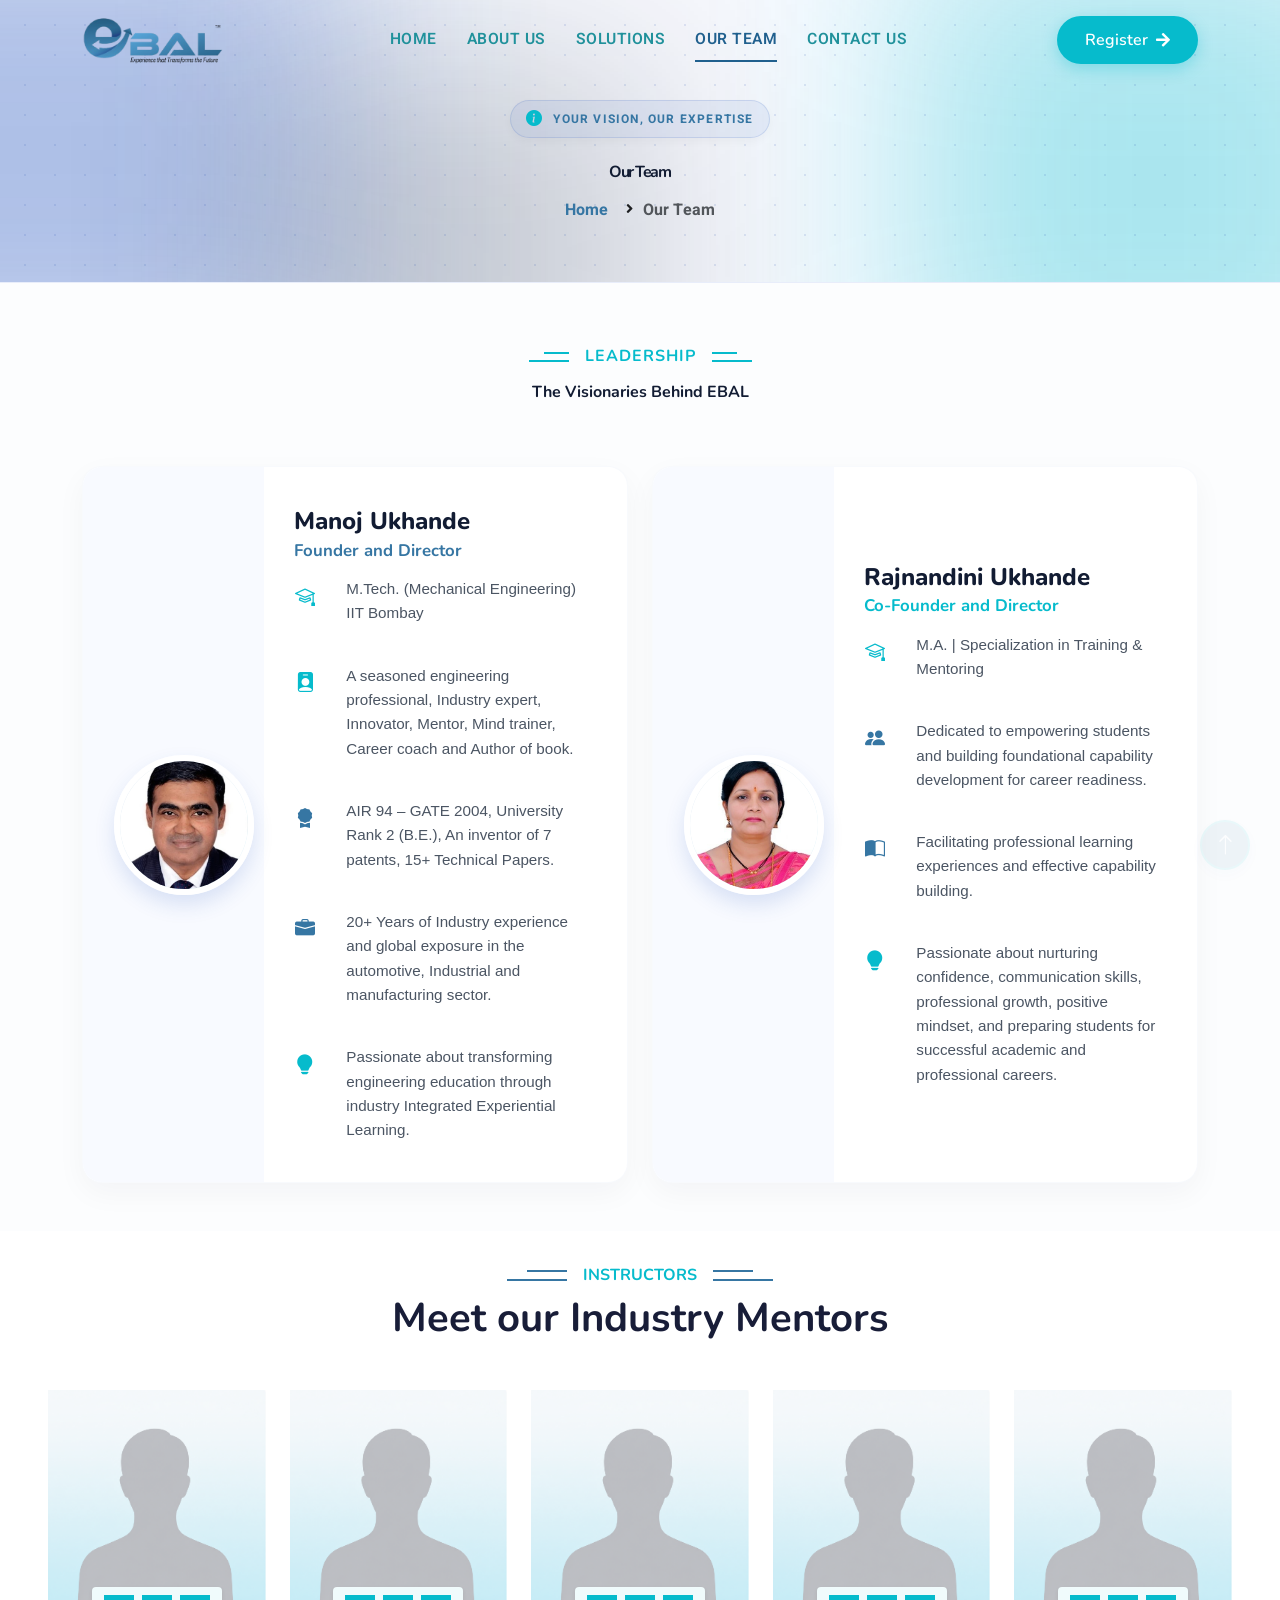
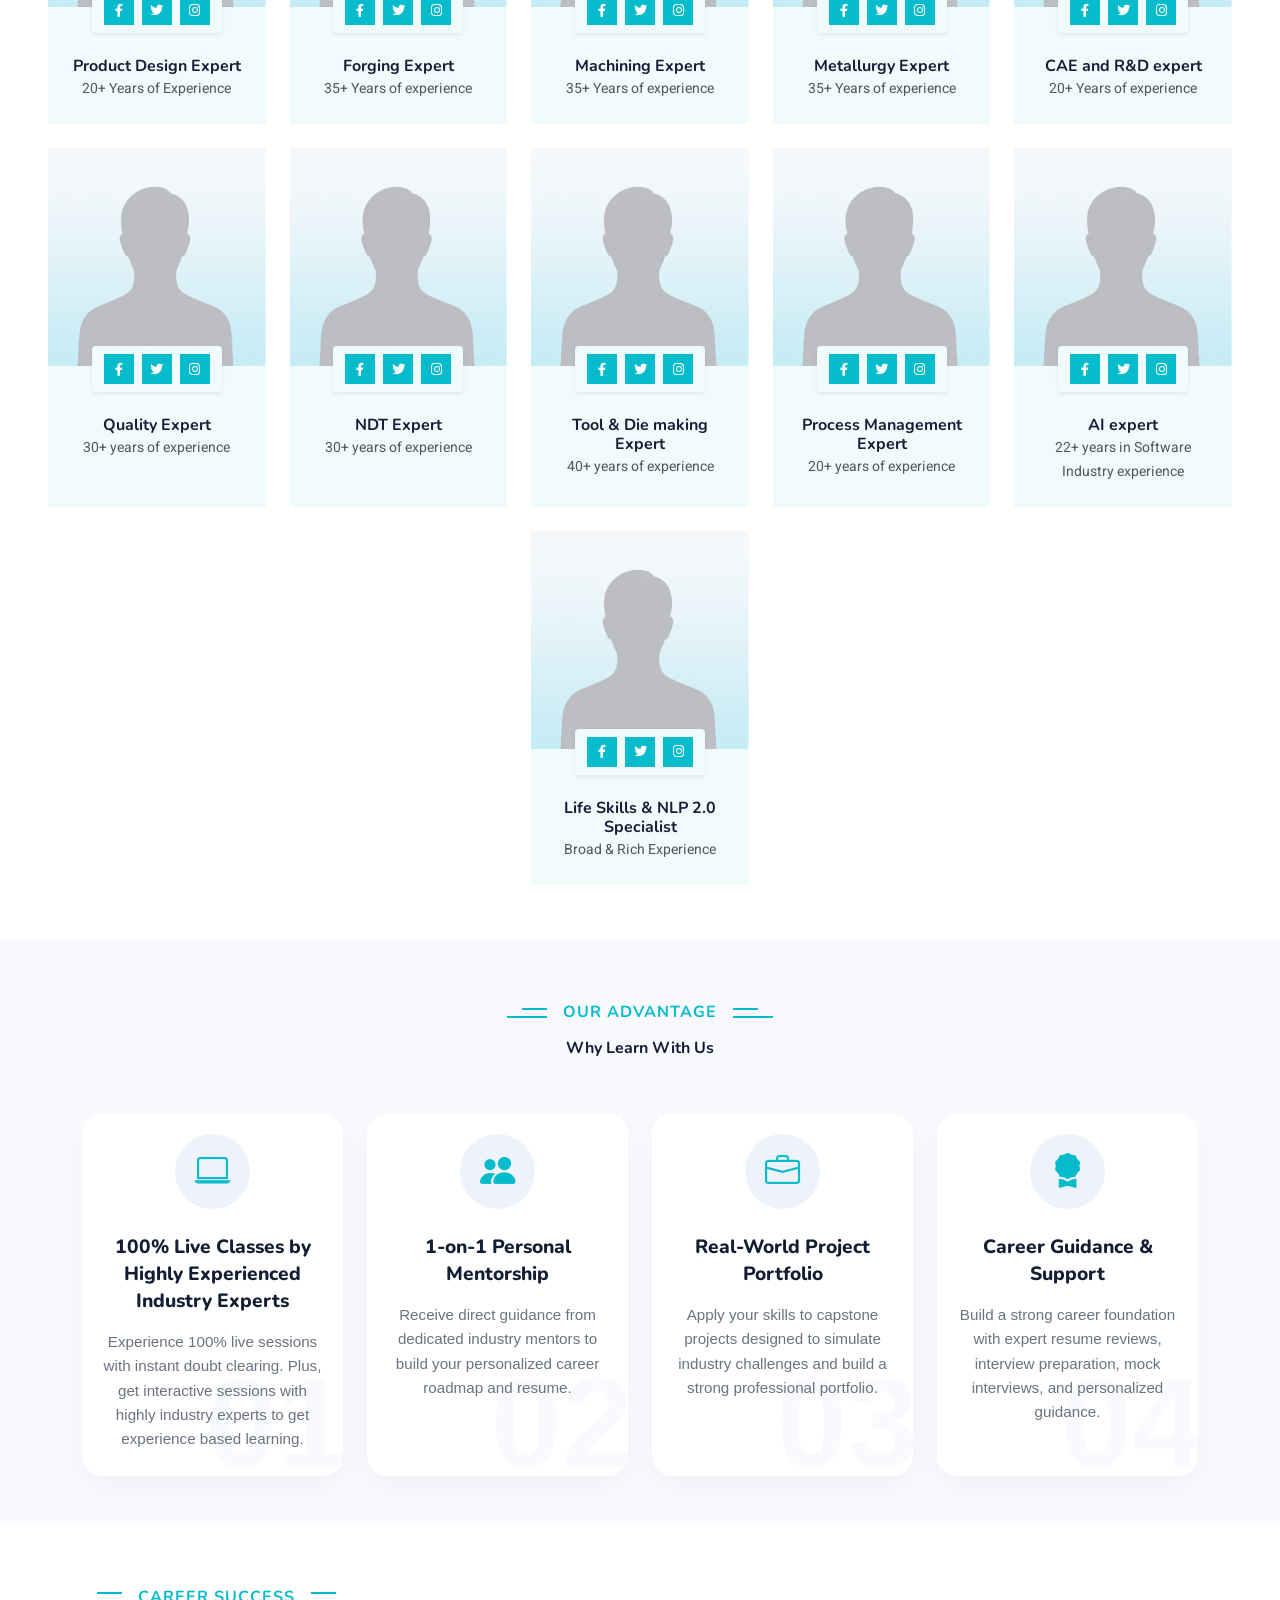
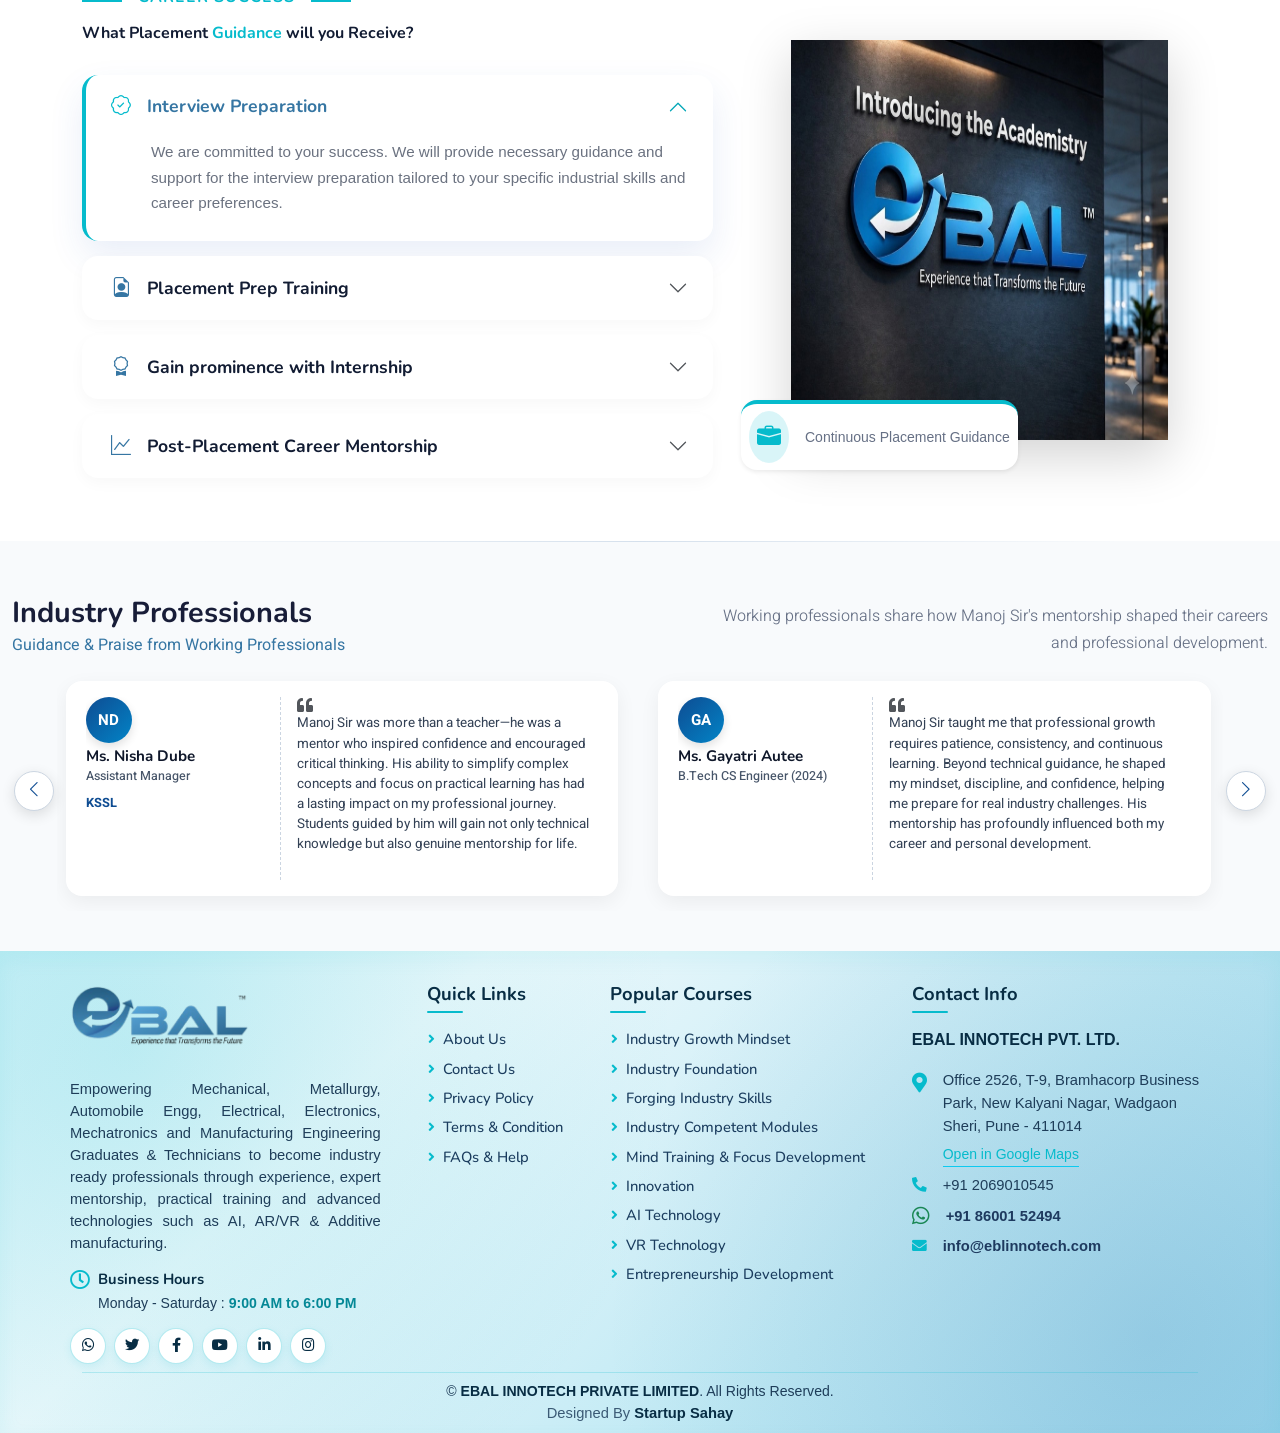
<file: team.html>
<!doctype html>
<html lang="en">

<head>
  <meta charset="utf-8" />
  <title>EBAL Innotech</title>
  <link rel="icon" type="image/png" sizes="60x60" href="./img/faviconlogo.jpeg" />
  <meta content="width=device-width, initial-scale=1.0" name="viewport" />
  <meta content="" name="keywords" />
  <meta content="" name="description" />

  <!-- Favicon -->
  <link href="img/favicon.ico" rel="icon" />

  <!-- Google Web Fonts -->
  <link rel="preconnect" href="https://fonts.googleapis.com" />
  <link rel="preconnect" href="https://fonts.gstatic.com" crossorigin />
  <link
    href="https://fonts.googleapis.com/css2?family=Heebo:wght@400;500;600&family=Nunito:wght@600;700;800&display=swap"
    rel="stylesheet" />

  <!-- Icon Font Stylesheet -->
  <link href="https://cdnjs.cloudflare.com/ajax/libs/font-awesome/5.10.0/css/all.min.css" rel="stylesheet" />
  <link href="https://cdn.jsdelivr.net/npm/bootstrap-icons@1.4.1/font/bootstrap-icons.css" rel="stylesheet" />

  <!-- Libraries Stylesheet -->
  <link href="lib/animate/animate.min.css" rel="stylesheet" />
  <link href="lib/owlcarousel/assets/owl.carousel.min.css" rel="stylesheet" />

  <!-- Customized Bootstrap Stylesheet -->
  <link href="css/bootstrap.min.css" rel="stylesheet" />

  <!-- Template Stylesheet -->
  <link href="css/style.css" rel="stylesheet" />
  <link href="css/course.css" rel="stylesheet" />
  <link href="css/about.css" rel="stylesheet" />

  <style>
    .founder-info-list {
      display: flex;
      flex-direction: column;
      gap: 20px;
      margin-bottom: 0;
      padding-left: 0;
    }

    .founder-info-list li {
      display: flex;
      align-items: flex-start;
      gap: 16px;
    }

    .founder-info-list li i {
      width: 24px;
      min-width: 24px;
      font-size: 20px;
      margin-top: 3px;
      display: inline-block;
      text-align: center;
    }

    .founder-info-list li span {
      line-height: 1.6;
      flex: 1;
    }

    .team-item .social-icon-wrapper {
      max-width: 90%;
      margin: 0 auto;
      border-radius: 4px;
    }

    .team-item .social-icon-wrapper .btn-sm-square {
      width: 30px !important;
      height: 30px !important;
      font-size: 13px !important;
      margin: 0 4px !important;
      padding: 0 !important;
      display: inline-flex !important;
      align-items: center;
      justify-content: center;
    }
  </style>
</head>

<body>
  <!-- Spinner Start -->
  <div id="spinner"
    class="show bg-white position-fixed translate-middle w-100 vh-100 top-50 start-50 d-flex align-items-center justify-content-center">
    <div class="spinner-border text-primary" style="width: 3rem; height: 3rem" role="status">
      <span class="sr-only">Loading...</span>
    </div>
  </div>
  <!-- Spinner End -->

  <!-- Navbar Start -->
  <nav class="navbar navbar-expand-lg ebal-navbar fixed-top">
    <div class="container">
      <a href="index" class="navbar-brand d-flex align-items-center">
        <img src="img/EBAL_INNOTECH_FINAL.png" alt="EBAL Logo" style="height: 50px" />
      </a>

      <button type="button" class="navbar-toggler" data-bs-toggle="collapse" data-bs-target="#navbarCollapse">
        <span class="navbar-toggler-icon"></span>
      </button>

      <div class="collapse navbar-collapse" id="navbarCollapse">
        <div class="navbar-nav mx-auto">
          <a href="index" class="nav-item nav-link">Home</a>
          <a href="about" class="nav-item nav-link">About Us</a>
          <div class="nav-item dropdown">
            <a href="solution" class="nav-link">Solutions</a>
            <!-- <div class="dropdown-menu fade-down m-0">
                        <a href="training.html" class="dropdown-item">Industrial Training</a>
                        <a href="tech.html" class="dropdown-item">Advanced Tech</a>
                        <a href="mentorship.html" class="dropdown-item">Mentorship</a>
                    </div> -->
          </div>
          <a href="team" class="nav-item nav-link active">Our Team</a>
          <a href="contactus" class="nav-item nav-link">Contact Us</a>
        </div>

        <div class="mt-4 mt-lg-0 mb-3 mb-lg-0 d-flex justify-content-center justify-content-lg-end">
          <a href="https://experts.ebalinnotech.com/l/eecb7ab9f0" class="btn btn-nav-action rounded-pill">
            Register <i class="fa fa-arrow-right ms-2"></i>
          </a>
        </div>
      </div>
    </div>
  </nav>
  <!-- Navbar End -->

  <!-- Header Start -->
  <div class="ebal-inner-header">
    <div class="tech-orb orb-primary"></div>
    <div class="tech-orb orb-cyan"></div>
    <div class="tech-orb orb-accent"></div>

    <div class="grid-overlay"></div>

    <div class="container position-relative z-index-2">
      <div class="row justify-content-center">
        <div class="col-lg-10 text-center">
          <div class="mb-4" style="margin-top: 40px">
            <span class="ebal-badge-clean">
              <i class="bi bi-info-circle-fill"></i> Your Vision, Our Expertise
            </span>
          </div>

          <h1 class="display-3 fw-bold text-dark-blue animated slideInDown mb-3">
            Our Team
          </h1>

          <nav aria-label="breadcrumb">
            <ol class="breadcrumb justify-content-center bg-transparent p-0 m-0 animated slideInUp">
              <li class="breadcrumb-item">
                <a class="text-primary-blue text-decoration-none fw-bold" href="/index">Home</a>
              </li>
              <li class="breadcrumb-item text-black fw-bold" aria-current="page">
                Our Team
              </li>
            </ol>
          </nav>
        </div>
      </div>
    </div>
  </div>
  <!-- Header End -->

  <section id="ebal-founders-section" class="ebal-founders-section py-5">
    <div class="container py-5">
      <div class="row justify-content-center mb-5 pb-3">
        <div class="col-lg-8 text-center wow fadeInUp" data-wow-delay="0.1s">
          <div class="ebal-double-line-heading justify-content-center mb-3">
            <span class="line left-line"></span>
            <h6 class="text-primary-cyan px-3 mb-0 text-uppercase fw-bold letter-spacing-1">
              Leadership
            </h6>
            <span class="line right-line"></span>
          </div>
          <h2 class="display-6 fw-bold text-dark-blue mb-0">
            The Visionaries Behind EBAL
          </h2>
        </div>
      </div>

      <div class="row g-4 justify-content-center">
        <div class="col-lg-6 col-md-10 wow fadeInUp" data-wow-delay="0.2s">
          <div class="ebal-founders-card">
            <div class="row g-0 align-items-center">
              <div class="col-4 founder-profile-side">
                <div class="founder-img-wrapper">
                  <img src="./img/manojebal.jpg" alt="Manoj Rajendra Ukhande" />
                </div>
              </div>

              <div class="col-8 founder-details-side">
                <h3 class="founder-name">Manoj Ukhande</h3>
                <h5 class="founder-role text-primary-blue">Founder and Director</h5>

                <ul class="founder-info-list mt-3">
                  <li>
                    <i class="bi bi-mortarboard text-primary-cyan"></i>
                    <span>
                      M.Tech. (Mechanical Engineering) IIT Bombay
                    </span>
                  </li>
                  <li>
                    <i class="bi bi-person-badge-fill text-primary-cyan"></i>
                    <span>
                      A seasoned engineering professional, Industry expert, Innovator, Mentor, Mind trainer, Career
                      coach and Author of book.
                    </span>
                  </li>

                  <li>
                    <i class="bi bi-award-fill text-primary-blue"></i>
                    <span>
                      AIR 94 – GATE 2004, University Rank 2 (B.E.), An inventor of 7 patents, 15+ Technical Papers.
                    </span>
                  </li>

                  <li>
                    <i class="bi bi-briefcase-fill text-primary-blue"></i>
                    <span>
                      20+ Years of Industry experience and global exposure in the automotive, Industrial and
                      manufacturing sector.
                    </span>
                  </li>

                  <li>
                    <i class="bi bi-lightbulb-fill text-primary-cyan"></i>
                    <span>
                      Passionate about transforming engineering education through industry Integrated Experiential
                      Learning.
                    </span>
                  </li>
                </ul>
              </div>
            </div>
          </div>
        </div>

        <div class="col-lg-6 col-md-10 wow fadeInUp" data-wow-delay="0.4s">
          <div class="ebal-founders-card">
            <div class="row g-0 align-items-center">
              <div class="col-4 founder-profile-side">
                <div class="founder-img-wrapper">
                  <img src="./img/ebalfounder2.jpg" alt="Rajnandini Ukhande" />
                </div>
              </div>

              <div class="col-8 founder-details-side">
                <h3 class="founder-name">Rajnandini Ukhande</h3>
                <h5 class="founder-role text-primary-cyan">Co-Founder and Director</h5>

                <ul class="founder-info-list mt-3">
                  <li>
                    <i class="bi bi-mortarboard text-primary-cyan"></i>
                    <span>
                      M.A. | Specialization in Training & Mentoring
                    </span>
                  </li>

                  <li>
                    <i class="bi bi-people-fill text-primary-blue"></i>
                    <span>
                      Dedicated to empowering students and building foundational
                      capability development for career readiness.
                    </span>
                  </li>

                  <li>
                    <i class="bi bi-book-half text-primary-blue"></i>
                    <span>
                      Facilitating professional learning experiences and effective
                      capability building.
                    </span>
                  </li>

                  <li>
                    <i class="bi bi-lightbulb-fill text-primary-cyan"></i>
                    <span>
                      Passionate about nurturing confidence, communication skills,
                      professional growth, positive mindset, and preparing students
                      for successful academic and professional careers.
                    </span>
                  </li>
                </ul>
              </div>
            </div>
          </div>
        </div>
      </div>
    </div>
  </section>

  <!-- Team Start -->
  <div class="container-fluid px-4 px-xl-5 py-5">
    <div class="text-center wow fadeInUp" data-wow-delay="0.1s">
      <h6 class="section-title bg-white text-center text-primary px-3">
        Instructors
      </h6>
      <h1 class="mb-5">Meet our Industry Mentors</h1>
    </div>

    <div class="row g-4 row-cols-1 row-cols-sm-2 row-cols-md-3 row-cols-lg-4 row-cols-xl-5 justify-content-center">

      <div class="col wow fadeInUp" data-wow-delay="0.1s">
        <div class="team-item bg-light h-100 d-flex flex-column">
          <div class="overflow-hidden">
            <img class="img-fluid w-100" src="img/picebal.png" alt="Product Design Expert" style="aspect-ratio: 1/1; object-fit: cover;" />
          </div>
          <div class="position-relative d-flex justify-content-center" style="margin-top: -20px">
            <div class="bg-light d-flex justify-content-center pt-2 pb-2 px-2 social-icon-wrapper shadow-sm">
              <a class="btn btn-sm-square btn-primary" href=""><i class="fab fa-facebook-f"></i></a>
              <a class="btn btn-sm-square btn-primary" href=""><i class="fab fa-twitter"></i></a>
              <a class="btn btn-sm-square btn-primary" href=""><i class="fab fa-instagram"></i></a>
            </div>
          </div>
          <div class="text-center p-4 flex-grow-1">
            <h5 class="mb-0 fs-6 fw-bold">Product Design Expert</h5>
            <small>20+ Years of Experience</small>
          </div>
        </div>
      </div>

      <div class="col wow fadeInUp" data-wow-delay="0.2s">
        <div class="team-item bg-light h-100 d-flex flex-column">
          <div class="overflow-hidden">
            <img class="img-fluid w-100" src="img/picebal.png" alt="Forging Expert" style="aspect-ratio: 1/1; object-fit: cover;" />
          </div>
          <div class="position-relative d-flex justify-content-center" style="margin-top: -20px">
            <div class="bg-light d-flex justify-content-center pt-2 pb-2 px-2 social-icon-wrapper shadow-sm">
              <a class="btn btn-sm-square btn-primary" href=""><i class="fab fa-facebook-f"></i></a>
              <a class="btn btn-sm-square btn-primary" href=""><i class="fab fa-twitter"></i></a>
              <a class="btn btn-sm-square btn-primary" href=""><i class="fab fa-instagram"></i></a>
            </div>
          </div>
          <div class="text-center p-4 flex-grow-1">
            <h5 class="mb-0 fs-6 fw-bold">Forging Expert</h5>
            <small>35+ Years of experience</small>
          </div>
        </div>
      </div>

      <div class="col wow fadeInUp" data-wow-delay="0.3s">
        <div class="team-item bg-light h-100 d-flex flex-column">
          <div class="overflow-hidden">
            <img class="img-fluid w-100" src="img/picebal.png" alt="Machining Expert" style="aspect-ratio: 1/1; object-fit: cover;" />
          </div>
          <div class="position-relative d-flex justify-content-center" style="margin-top: -20px">
            <div class="bg-light d-flex justify-content-center pt-2 pb-2 px-2 social-icon-wrapper shadow-sm">
              <a class="btn btn-sm-square btn-primary" href=""><i class="fab fa-facebook-f"></i></a>
              <a class="btn btn-sm-square btn-primary" href=""><i class="fab fa-twitter"></i></a>
              <a class="btn btn-sm-square btn-primary" href=""><i class="fab fa-instagram"></i></a>
            </div>
          </div>
          <div class="text-center p-4 flex-grow-1">
            <h5 class="mb-0 fs-6 fw-bold">Machining Expert</h5>
            <small>35+ Years of experience</small>
          </div>
        </div>
      </div>

      <div class="col wow fadeInUp" data-wow-delay="0.4s">
        <div class="team-item bg-light h-100 d-flex flex-column">
          <div class="overflow-hidden">
            <img class="img-fluid w-100" src="img/picebal.png" alt="Metallurgy Expert" style="aspect-ratio: 1/1; object-fit: cover;" />
          </div>
          <div class="position-relative d-flex justify-content-center" style="margin-top: -20px">
            <div class="bg-light d-flex justify-content-center pt-2 pb-2 px-2 social-icon-wrapper shadow-sm">
              <a class="btn btn-sm-square btn-primary" href=""><i class="fab fa-facebook-f"></i></a>
              <a class="btn btn-sm-square btn-primary" href=""><i class="fab fa-twitter"></i></a>
              <a class="btn btn-sm-square btn-primary" href=""><i class="fab fa-instagram"></i></a>
            </div>
          </div>
          <div class="text-center p-4 flex-grow-1">
            <h5 class="mb-0 fs-6 fw-bold">Metallurgy Expert</h5>
            <small>35+ Years of experience</small>
          </div>
        </div>
      </div>

      <div class="col wow fadeInUp" data-wow-delay="0.5s">
        <div class="team-item bg-light h-100 d-flex flex-column">
          <div class="overflow-hidden">
            <img class="img-fluid w-100" src="img/picebal.png" alt="CAE and R&D expert" style="aspect-ratio: 1/1; object-fit: cover;" />
          </div>
          <div class="position-relative d-flex justify-content-center" style="margin-top: -20px">
            <div class="bg-light d-flex justify-content-center pt-2 pb-2 px-2 social-icon-wrapper shadow-sm">
              <a class="btn btn-sm-square btn-primary" href=""><i class="fab fa-facebook-f"></i></a>
              <a class="btn btn-sm-square btn-primary" href=""><i class="fab fa-twitter"></i></a>
              <a class="btn btn-sm-square btn-primary" href=""><i class="fab fa-instagram"></i></a>
            </div>
          </div>
          <div class="text-center p-4 flex-grow-1">
            <h5 class="mb-0 fs-6 fw-bold">CAE and R&D expert</h5>
            <small>20+ Years of experience</small>
          </div>
        </div>
      </div>

      <div class="col wow fadeInUp" data-wow-delay="0.1s">
        <div class="team-item bg-light h-100 d-flex flex-column">
          <div class="overflow-hidden">
            <img class="img-fluid w-100" src="img/picebal.png" alt="Quality Expert" style="aspect-ratio: 1/1; object-fit: cover;" />
          </div>
          <div class="position-relative d-flex justify-content-center" style="margin-top: -20px">
            <div class="bg-light d-flex justify-content-center pt-2 pb-2 px-2 social-icon-wrapper shadow-sm">
              <a class="btn btn-sm-square btn-primary" href=""><i class="fab fa-facebook-f"></i></a>
              <a class="btn btn-sm-square btn-primary" href=""><i class="fab fa-twitter"></i></a>
              <a class="btn btn-sm-square btn-primary" href=""><i class="fab fa-instagram"></i></a>
            </div>
          </div>
          <div class="text-center p-4 flex-grow-1">
            <h5 class="mb-0 fs-6 fw-bold">Quality Expert</h5>
            <small>30+ years of experience</small>
          </div>
        </div>
      </div>

      <div class="col wow fadeInUp" data-wow-delay="0.2s">
        <div class="team-item bg-light h-100 d-flex flex-column">
          <div class="overflow-hidden">
            <img class="img-fluid w-100" src="img/picebal.png" alt="NDT Expert" style="aspect-ratio: 1/1; object-fit: cover;" />
          </div>
          <div class="position-relative d-flex justify-content-center" style="margin-top: -20px">
            <div class="bg-light d-flex justify-content-center pt-2 pb-2 px-2 social-icon-wrapper shadow-sm">
              <a class="btn btn-sm-square btn-primary" href=""><i class="fab fa-facebook-f"></i></a>
              <a class="btn btn-sm-square btn-primary" href=""><i class="fab fa-twitter"></i></a>
              <a class="btn btn-sm-square btn-primary" href=""><i class="fab fa-instagram"></i></a>
            </div>
          </div>
          <div class="text-center p-4 flex-grow-1">
            <h5 class="mb-0 fs-6 fw-bold">NDT Expert</h5>
            <small>30+ years of experience</small>
          </div>
        </div>
      </div>

      <div class="col wow fadeInUp" data-wow-delay="0.3s">
        <div class="team-item bg-light h-100 d-flex flex-column">
          <div class="overflow-hidden">
            <img class="img-fluid w-100" src="img/picebal.png" alt="Tool & Die making Expert" style="aspect-ratio: 1/1; object-fit: cover;" />
          </div>
          <div class="position-relative d-flex justify-content-center" style="margin-top: -20px">
            <div class="bg-light d-flex justify-content-center pt-2 pb-2 px-2 social-icon-wrapper shadow-sm">
              <a class="btn btn-sm-square btn-primary" href=""><i class="fab fa-facebook-f"></i></a>
              <a class="btn btn-sm-square btn-primary" href=""><i class="fab fa-twitter"></i></a>
              <a class="btn btn-sm-square btn-primary" href=""><i class="fab fa-instagram"></i></a>
            </div>
          </div>
          <div class="text-center p-4 flex-grow-1">
            <h5 class="mb-0 fs-6 fw-bold">Tool & Die making Expert</h5>
            <small>40+ years of experience</small>
          </div>
        </div>
      </div>

      <div class="col wow fadeInUp" data-wow-delay="0.4s">
        <div class="team-item bg-light h-100 d-flex flex-column">
          <div class="overflow-hidden">
            <img class="img-fluid w-100" src="img/picebal.png" alt="Process Management Expert" style="aspect-ratio: 1/1; object-fit: cover;" />
          </div>
          <div class="position-relative d-flex justify-content-center" style="margin-top: -20px">
            <div class="bg-light d-flex justify-content-center pt-2 pb-2 px-2 social-icon-wrapper shadow-sm">
              <a class="btn btn-sm-square btn-primary" href=""><i class="fab fa-facebook-f"></i></a>
              <a class="btn btn-sm-square btn-primary" href=""><i class="fab fa-twitter"></i></a>
              <a class="btn btn-sm-square btn-primary" href=""><i class="fab fa-instagram"></i></a>
            </div>
          </div>
          <div class="text-center p-4 flex-grow-1">
            <h5 class="mb-0 fs-6 fw-bold">Process Management Expert</h5>
            <small>20+ years of experience</small>
          </div>
        </div>
      </div>

      <div class="col wow fadeInUp" data-wow-delay="0.5s">
        <div class="team-item bg-light h-100 d-flex flex-column">
          <div class="overflow-hidden">
            <img class="img-fluid w-100" src="img/picebal.png" alt="AI expert" style="aspect-ratio: 1/1; object-fit: cover;" />
          </div>
          <div class="position-relative d-flex justify-content-center" style="margin-top: -20px">
            <div class="bg-light d-flex justify-content-center pt-2 pb-2 px-2 social-icon-wrapper shadow-sm">
              <a class="btn btn-sm-square btn-primary" href=""><i class="fab fa-facebook-f"></i></a>
              <a class="btn btn-sm-square btn-primary" href=""><i class="fab fa-twitter"></i></a>
              <a class="btn btn-sm-square btn-primary" href=""><i class="fab fa-instagram"></i></a>
            </div>
          </div>
          <div class="text-center p-4 flex-grow-1">
            <h5 class="mb-0 fs-6 fw-bold">AI expert</h5>
            <small>22+ years in Software Industry experience</small>
          </div>
        </div>
      </div>

      <div class="col wow fadeInUp" data-wow-delay="0.1s">
        <div class="team-item bg-light h-100 d-flex flex-column">
          <div class="overflow-hidden">
            <img class="img-fluid w-100" src="img/picebal.png" alt="Life Skills & NLP 2.0 Specialist" style="aspect-ratio: 1/1; object-fit: cover;" />
          </div>
          <div class="position-relative d-flex justify-content-center" style="margin-top: -20px">
            <div class="bg-light d-flex justify-content-center pt-2 pb-2 px-2 social-icon-wrapper shadow-sm">
              <a class="btn btn-sm-square btn-primary" href=""><i class="fab fa-facebook-f"></i></a>
              <a class="btn btn-sm-square btn-primary" href=""><i class="fab fa-twitter"></i></a>
              <a class="btn btn-sm-square btn-primary" href=""><i class="fab fa-instagram"></i></a>
            </div>
          </div>
          <div class="text-center p-4 flex-grow-1">
            <h5 class="mb-0 fs-6 fw-bold">Life Skills & NLP 2.0 Specialist</h5>
            <small>Broad & Rich Experience</small>
          </div>
        </div>
      </div>

    </div>
  </div>

  <section class="ebal-value-props py-5">
    <div class="container py-5">
      <div class="row justify-content-center text-center mb-5 pb-2">
        <div class="col-lg-8 wow fadeInUp" data-wow-delay="0.1s">
          <div class="ebal-double-line-heading justify-content-center mb-3">
            <span class="line left-line"></span>
            <h6 class="text-primary-cyan px-3 mb-0 text-uppercase fw-bold letter-spacing-1">
              Our Advantage
            </h6>
            <span class="line right-line"></span>
          </div>
          <h3 class="display-6 fw-bold text-dark-blue mb-0">
            Why Learn With Us
          </h3>
        </div>
      </div>

      <div class="row g-4">
        <div class="col-xl-3 col-md-6 wow fadeInUp" data-wow-delay="0.1s">
          <div class="ebal-vp-card">
            <div class="vp-watermark">01</div>
            <div class="vp-icon-box">
              <i class="bi bi-laptop"></i>
            </div>
            <h4 class="vp-title">100% Live Classes by Highly Experienced Industry Experts</h4>
            <p class="vp-desc">
              Experience 100% live sessions with instant doubt clearing. Plus,
              get interactive sessions with highly industry experts to get experience based learning.

            </p>
          </div>
        </div>

        <div class="col-xl-3 col-md-6 wow fadeInUp" data-wow-delay="0.3s">
          <div class="ebal-vp-card">
            <div class="vp-watermark">02</div>
            <div class="vp-icon-box">
              <i class="bi bi-people-fill"></i>
            </div>
            <h4 class="vp-title">1-on-1 Personal Mentorship</h4>
            <p class="vp-desc">
              Receive direct guidance from dedicated industry mentors to build
              your personalized career roadmap and resume.
            </p>
          </div>
        </div>

        <!-- Modified Card 3: Project-Based Learning -->
        <div class="col-xl-3 col-md-6 wow fadeInUp" data-wow-delay="0.5s">
          <div class="ebal-vp-card">
            <div class="vp-watermark">03</div>
            <div class="vp-icon-box">
              <i class="bi bi-briefcase"></i>
            </div>
            <h4 class="vp-title">Real-World Project Portfolio</h4>
            <p class="vp-desc">
              Apply your skills to capstone projects designed to simulate
              industry challenges and build a strong professional portfolio.
            </p>
          </div>
        </div>

        <div class="col-xl-3 col-md-6 wow fadeInUp" data-wow-delay="0.7s">
          <div class="ebal-vp-card">
            <div class="vp-watermark">04</div>
            <div class="vp-icon-box">
              <i class="bi bi-award-fill"></i>
            </div>
            <h4 class="vp-title">Career Guidance & Support</h4>
            <p class="vp-desc">
              Build a strong career foundation with expert resume reviews, interview preparation, mock interviews, and
              personalized guidance.
            </p>
          </div>
        </div>
      </div>
    </div>
  </section>

  <!-- Courses Start -->
  <!-- <div class="container-xxl py-5">
      <div class="container">
        <div
          class="text-center wow fadeInUp"
          data-wow-delay="0.1s"
          style="margin-top: 30px"
        >
          <h6 class="section-title bg-white text-center text-primary px-3">
            Courses
          </h6>
          <h1 class="mb-5">Popular Courses and Services</h1>
        </div>
        <div class="row g-4 justify-content-center">
          <div class="col-lg-4 col-md-6 wow fadeInUp" data-wow-delay="0.1s">
            <div class="course-item bg-light">
              <div class="position-relative overflow-hidden">
                <img class="img-fluid" src="img/course-1.jpg" alt="" />
            
              </div>
              <div class="text-center p-4 pb-0">
            
                <div class="mb-3">
                  <small class="fa fa-star text-primary"></small>
                  <small class="fa fa-star text-primary"></small>
                  <small class="fa fa-star text-primary"></small>
                  <small class="fa fa-star text-primary"></small>
                  <small class="fa fa-star text-primary"></small>
                  <small>(123)</small>
                </div>
                <h5 class="mb-4">Industry foundation course
</h5>
              </div>
              <div class="d-flex border-top">
                <small class="flex-fill text-center border-end py-2"
                  ><i class="fa fa-user-tie text-primary me-2"></i>John
                  Doe</small
                >
                <small class="flex-fill text-center border-end py-2"
                  ><i class="fa fa-clock text-primary me-2"></i>1.49 Hrs</small
                >
                <small class="flex-fill text-center py-2"
                  ><i class="fa fa-user text-primary me-2"></i>30
                  Students</small
                >
              </div>
            </div>
          </div>
          <div class="col-lg-4 col-md-6 wow fadeInUp" data-wow-delay="0.3s">
            <div class="course-item bg-light">
              <div class="position-relative overflow-hidden">
                <img class="img-fluid" src="img/course-2.jpg" alt="" />
            
              </div>
              <div class="text-center p-4 pb-0">
             
                <div class="mb-3">
                  <small class="fa fa-star text-primary"></small>
                  <small class="fa fa-star text-primary"></small>
                  <small class="fa fa-star text-primary"></small>
                  <small class="fa fa-star text-primary"></small>
                  <small class="fa fa-star text-primary"></small>
                  <small>(123)</small>
                </div>
                <h5 class="mb-4">Mentorship programs for career growth
</h5>
              </div>
              <div class="d-flex border-top">
                <small class="flex-fill text-center border-end py-2"
                  ><i class="fa fa-user-tie text-primary me-2"></i>John
                  Doe</small
                >
                <small class="flex-fill text-center border-end py-2"
                  ><i class="fa fa-clock text-primary me-2"></i>1.49 Hrs</small
                >
                <small class="flex-fill text-center py-2"
                  ><i class="fa fa-user text-primary me-2"></i>30
                  Students</small
                >
              </div>
            </div>
          </div>
          <div class="col-lg-4 col-md-6 wow fadeInUp" data-wow-delay="0.5s">
            <div class="course-item bg-light">
              <div class="position-relative overflow-hidden">
                <img class="img-fluid" src="img/course-3.jpg" alt="" />
              
              </div>
              <div class="text-center p-4 pb-0">
               
                <div class="mb-3">
                  <small class="fa fa-star text-primary"></small>
                  <small class="fa fa-star text-primary"></small>
                  <small class="fa fa-star text-primary"></small>
                  <small class="fa fa-star text-primary"></small>
                  <small class="fa fa-star text-primary"></small>
                  <small>(123)</small>
                </div>
                <h5 class="mb-4">Industry Consulting Projects</h5>
              </div>
              <div class="d-flex border-top">
                <small class="flex-fill text-center border-end py-2"
                  ><i class="fa fa-user-tie text-primary me-2"></i>John
                  Doe</small
                >
                <small class="flex-fill text-center border-end py-2"
                  ><i class="fa fa-clock text-primary me-2"></i>1.49 Hrs</small
                >
                <small class="flex-fill text-center py-2"
                  ><i class="fa fa-user text-primary me-2"></i>30
                  Students</small
                >
              </div>
            </div>
          </div>
        </div>
      </div>
    </div> -->
  <!-- Courses End -->

  <section class="ebal-placement-faq py-5">
    <div class="container py-5">
      <div class="row g-5 align-items-center">
        <div class="col-lg-7 wow fadeInLeft" data-wow-delay="0.1s">
          <div class="ebal-double-line-heading justify-content-start mb-3">
            <span class="line left-line"></span>
            <h6 class="text-primary-cyan px-3 mb-0 text-uppercase fw-bold letter-spacing-1">
              Career Success
            </h6>
            <span class="line right-line"></span>
          </div>

          <h2 class="display-6 fw-bold text-dark-blue mb-4 pb-2">
            What Placement <span class="text-primary-cyan">Guidance</span> will
            you Receive?
          </h2>

          <div class="accordion ebal-custom-accordion" id="placementFaqAccordion">
            <div class="accordion-item">
              <h2 class="accordion-header" id="headingOne">
                <button class="accordion-button" type="button" data-bs-toggle="collapse" data-bs-target="#collapseOne"
                  aria-expanded="true" aria-controls="collapseOne">
                  <i class="bi bi-patch-check text-primary-blue me-3 fs-5"></i>
                  Interview Preparation
                </button>
              </h2>
              <div id="collapseOne" class="accordion-collapse collapse show" aria-labelledby="headingOne"
                data-bs-parent="#placementFaqAccordion">
                <div class="accordion-body">
                  We are committed to your success. We will provide necessary guidance and support for the interview
                  preparation tailored to your specific industrial skills and career preferences.
                </div>
              </div>
            </div>

            <div class="accordion-item">
              <h2 class="accordion-header" id="headingTwo">
                <button class="accordion-button collapsed" type="button" data-bs-toggle="collapse"
                  data-bs-target="#collapseTwo" aria-expanded="false" aria-controls="collapseTwo">
                  <i class="bi bi-file-earmark-person text-primary-blue me-3 fs-5"></i>
                  Placement Prep Training
                </button>
              </h2>
              <div id="collapseTwo" class="accordion-collapse collapse" aria-labelledby="headingTwo"
                data-bs-parent="#placementFaqAccordion">
                <div class="accordion-body">
                  Our comprehensive training program covers all aspects of job
                  hunting. This includes rigorous resume building, LinkedIn
                  profile optimization, mock interview techniques, and
                  technical aptitude prep, ensuring you're fully prepared to
                  pursue your dream job.
                </div>
              </div>
            </div>

            <div class="accordion-item">
              <h2 class="accordion-header" id="headingThree">
                <button class="accordion-button collapsed" type="button" data-bs-toggle="collapse"
                  data-bs-target="#collapseThree" aria-expanded="false" aria-controls="collapseThree">
                  <i class="bi bi-award text-primary-blue me-3 fs-5"></i> Gain
                  prominence with Internship
                </button>
              </h2>
              <div id="collapseThree" class="accordion-collapse collapse" aria-labelledby="headingThree"
                data-bs-parent="#placementFaqAccordion">
                <div class="accordion-body">
                  We will provide necessary guidance and support to explore internship opportunities for students

                </div>
              </div>
            </div>

            <!-- <div class="accordion-item">
                <h2 class="accordion-header" id="headingFour">
                  <button
                    class="accordion-button collapsed"
                    type="button"
                    data-bs-toggle="collapse"
                    data-bs-target="#collapseFour"
                    aria-expanded="false"
                    aria-controls="collapseFour"
                  >
                    <i class="bi bi-building text-primary-blue me-3 fs-5"></i>
                    Direct Access to Top Hiring Partners
                  </button>
                </h2>
                <div
                  id="collapseFour"
                  class="accordion-collapse collapse"
                  aria-labelledby="headingFour"
                  data-bs-parent="#placementFaqAccordion"
                >
                  <div class="accordion-body">
                    We bypass the standard application process. Our dedicated
                    placement cell has active tie-ups with over
                    <strong
                      >50+ top-tier industrial and engineering companies</strong
                    >
                    who exclusively hire practically trained graduates directly
                    from our talent pool.
                  </div>
                </div>
              </div> -->

            <div class="accordion-item">
              <h2 class="accordion-header" id="headingFive">
                <button class="accordion-button collapsed" type="button" data-bs-toggle="collapse"
                  data-bs-target="#collapseFive" aria-expanded="false" aria-controls="collapseFive">
                  <i class="bi bi-graph-up text-primary-blue me-3 fs-5"></i>
                  Post-Placement Career Mentorship
                </button>
              </h2>
              <div id="collapseFive" class="accordion-collapse collapse" aria-labelledby="headingFive"
                data-bs-parent="#placementFaqAccordion">
                <div class="accordion-body">
                  Our support doesn’t end on your first day of work. We
                  provide ongoing, lifetime career guidance and advanced
                  technical mentorship to help you secure fast-track
                  promotions and navigate complex industrial challenges in
                  your new role.
                </div>
              </div>
            </div>
          </div>
        </div>

        <div class="col-lg-5 wow fadeInRight" data-wow-delay="0.3s">
          <div class="faq-img-wrapper text-center">
            <img src="./img/ebalimgwebsite.jpeg" alt="Placement Support"
              class="img-fluid rounded-4 shadow-lg floating-img-slow" style="height: 400px" />

            <div class="floating-success-badge shadow-sm">
              <div class="d-flex align-items-center">
                <div class="flex-shrink-0 bg-light-cyan text-primary-cyan rounded-circle p-2 me-3">
                  <i class="bi bi-briefcase-fill fs-4"></i>
                </div>
                <div class="text-start">
                  <!-- <h6 class="fw-bold text-dark-blue mb-0"></h6> -->
                  <small class="text-muted">Continuous Placement Guidance</small>
                </div>
              </div>
            </div>
          </div>
        </div>
      </div>
    </div>
  </section>
  <!-- Industry Professionals Testimonials Start -->
  <section class="ebal-industry-testimonials-section" aria-labelledby="industry-professionals-heading">
    <div class="container">
      <div class="testimonial-heading-row d-md-flex align-items-end justify-content-between mb-4">
        <div>
          <h2 id="industry-professionals-heading" class="display-6 fw-bold text-dark mb-1">Industry Professionals</h2>
          <p class="text-primary-blue fw-semibold mb-0 fs-6">Guidance &amp; Praise from Working Professionals</p>
        </div>
        <div class="mt-2 mt-md-0 text-md-end ms-auto max-w-550">
          <p class="text-muted lead fs-6 mb-0 text-md-end">Working professionals share how Manoj Sir's mentorship shaped
            their careers and professional development.</p>
        </div>
      </div>

      <div class="testimonial-nav-container">
        <button type="button" class="testimonial-nav-arrow ind-arrow-prev"
          aria-label="Previous industry professional testimonial"><i class="bi bi-chevron-left"></i></button>
        <button type="button" class="testimonial-nav-arrow ind-arrow-next"
          aria-label="Next industry professional testimonial"><i class="bi bi-chevron-right"></i></button>

        <div class="owl-carousel testimonial-carousel testimonial-carousel-industry">

          <!-- Card 1: Ms. Nisha Dube -->
          <article class="expert-testimonial-card industry-card">
            <div class="card-left-col">
              <div>
                <div class="author-avatar industry-avatar">ND</div>
                <div class="author-meta">
                  <h4>Ms. Nisha Dube</h4>
                  <p class="author-role">Assistant Manager</p>
                </div>
                <div class="author-org-name">KSSL</div>
              </div>
            </div>
            <div class="card-right-col">
              <i class="fa fa-quote-left quote-icon-watermark"></i>
              <div class="testimonial-full-quote">
                Manoj Sir was more than a teacher—he was a mentor who inspired confidence and encouraged critical
                thinking. His ability to simplify complex concepts and focus on practical learning has had a lasting
                impact on my professional journey. Students guided by him will gain not only technical knowledge but
                also genuine mentorship for life.
              </div>
            </div>
          </article>

          <!-- Card 2: Ms. Gayatri Autee -->
          <article class="expert-testimonial-card industry-card">
            <div class="card-left-col">
              <div>
                <div class="author-avatar industry-avatar">GA</div>
                <div class="author-meta">
                  <h4>Ms. Gayatri Autee</h4>
                  <p class="author-role">B.Tech CS Engineer (2024)</p>
                </div>
              </div>
            </div>
            <div class="card-right-col">
              <i class="fa fa-quote-left quote-icon-watermark"></i>
              <div class="testimonial-full-quote">
                Manoj Sir taught me that professional growth requires patience, consistency, and continuous learning.
                Beyond technical guidance, he shaped my mindset, discipline, and confidence, helping me prepare for real
                industry challenges. His mentorship has profoundly influenced both my career and personal development.
              </div>
            </div>
          </article>

          <!-- Card 3: Abhijeet Deochand Kande -->
          <article class="expert-testimonial-card industry-card">
            <div class="card-left-col">
              <div>
                <div class="author-avatar industry-avatar">AK</div>
                <div class="author-meta">
                  <h4>Abhijeet Deochand Kande</h4>
                  <p class="author-role">Machine Vision Engineer</p>
                </div>
                <div class="author-org-name">Artivus System Pvt Ltd.</div>
              </div>
            </div>
            <div class="card-right-col">
              <i class="fa fa-quote-left quote-icon-watermark"></i>
              <div class="testimonial-full-quote">
                Manoj Sir has been an incredible mentor who guided me not only in securing this opportunity but also in
                understanding how to navigate and grow in a professional corporate environment. His practical insights,
                continuous support, and valuable advice helped me develop the right professional mindset, improve my
                approach to work, and build confidence. I’m truly grateful for his mentorship and the impact he has had
                on my career journey.
              </div>
            </div>
          </article>

        </div>
      </div>
    </div>
  </section>
  <!-- Industry Professionals Testimonials End -->



  <!-- Footer Start -->
  <div class="container-fluid ebal-footer text-light pt-3 mt-0 wow fadeIn" data-wow-delay="0.1s">
    <div class="container pt-2 pb-0">
      <div class="row g-4 justify-content-between ebal-footer-row">
        <div class="col-lg-4 col-md-6 col-brand">
          <a href="#" class="d-inline-block mb-3">
            <img src="./img/EBAL_INNOTECH_FINAL.png" alt="EBAL Innotech Logo" class="footer-brand-logo" />
          </a>
          <p class="mb-3 text-light-muted lh-base">
            Empowering Mechanical, Metallurgy, Automobile Engg, Electrical, Electronics, Mechatronics and Manufacturing Engineering Graduates & Technicians to become industry ready professionals through experience, expert mentorship, practical training and advanced technologies such as AI, AR/VR & Additive manufacturing.
          </p>

          <div class="footer-working-hours mb-3">
            <h6 class="text-white mb-1 d-flex align-items-center">
              <i class="far fa-clock text-primary-cyan me-2 fs-5"></i>
              Business Hours
            </h6>
            <p class="mb-0 text-light-muted ms-4 ps-1 small hours-time">
              Monday - Saturday : <strong class="fw-bold">9:00 AM to 6:00 PM</strong>
            </p>
          </div>

          <div class="d-flex pt-1">
            <a class="btn btn-outline-light btn-social"
              href="https://wa.me/918600152494?text=Hello!%20I%20am%20interested%20in%20learning%20more%20about%20your%20courses,%20training%20programs,%20and%20career%20guidance%20services.%20Please%20share%20the%20details."
              target="_blank">
              <i class="fab fa-whatsapp"></i>
            </a>
            <a class="btn btn-outline-light btn-social" href="https://x.com/EBAL_INNOTECH"><i
                class="fab fa-twitter"></i></a>
            <a class="btn btn-outline-light btn-social" href="https://www.facebook.com/share/1BfwyjobmN/"><i
                class="fab fa-facebook-f"></i></a>
            <a class="btn btn-outline-light btn-social" href="https://youtube.com/@ebal_innotech_pvt_ltd"><i
                class="fab fa-youtube"></i></a>
            <a class="btn btn-outline-light btn-social" href="https://www.linkedin.com/company/ebalinnotech-pvt-ltd/"><i
                class="fab fa-linkedin-in"></i></a>
            <a class="btn btn-outline-light btn-social"
              href="https://www.instagram.com/ebalinnotechpvtltd?igsh=MXM1bjJ3bnVsdGYxNA==" target="_blank">
              <i class="fab fa-instagram"></i>
            </a>
          </div>
        </div>

        <div class="col-lg-2 col-md-6 col-links-1">
          <h5 class="text-white mb-3 footer-heading">Quick Links</h5>
          <a class="btn btn-link" href="about">About Us</a>
          <a class="btn btn-link" href="contactus">Contact Us</a>
          <a class="btn btn-link" href="privacy">Privacy Policy</a>
          <a class="btn btn-link" href="terms">Terms & Condition</a>
          <a class="btn btn-link" href="help">FAQs & Help</a>
        </div>

        <div class="col-lg-3 col-md-6 col-links-2">
          <h5 class="text-white mb-3 footer-heading">Popular Courses</h5>
          <a class="btn btn-link" href="solution">Industry Growth Mindset</a>
          <a class="btn btn-link" href="solution">Industry Foundation</a>
          <a class="btn btn-link" href="solution">Forging Industry Skills</a>
          <a class="btn btn-link" href="solution">Industry competent modules</a>
          <a class="btn btn-link" href="solution">Mind Training & Focus development</a>
          <a class="btn btn-link" href="solution">Innovation</a>
          <a class="btn btn-link" href="solution">AI technology</a>
          <a class="btn btn-link" href="solution">VR Technology</a>
          <a class="btn btn-link" href="solution">Entrepreneurship Development</a>
        </div>

        <div class="col-lg-3 col-md-6 col-contact">
          <h5 class="text-white mb-3 footer-heading">Contact Info</h5>

          <div class="mb-3">
            <p class="mb-0 fw-bold text-white fs-6">
              EBAL INNOTECH PVT. LTD.
            </p>
          </div>

          <div class="d-flex mb-2">
            <i class="fa fa-map-marker-alt mt-1 me-3 text-primary-cyan fs-5"></i>
            <div>
              <p class="mb-1 text-light-muted small">
                Office 2526, T-9, Bramhacorp Business Park, New Kalyani Nagar,
                Wadgaon Sheri, Pune - 411014
              </p>
              <a href="https://maps.app.goo.gl/3JgLbVy4usqV2DMDA" target="_blank"
                class="text-primary-cyan small border-bottom border-info text-decoration-none pb-1">Open in Google
                Maps</a>
            </div>
          </div>

          <p class="mb-2 d-flex align-items-center small">
            <i class="fa fa-phone-alt me-3 text-primary-cyan"></i> +91
            2069010545
          </p>
          <p class="mb-2 d-flex align-items-center small">
            <i class="fab fa-whatsapp me-3 text-success fs-5"></i>
            <a href="https://wa.me/918600152494" target="_blank" class="text-decoration-none text-light">
              +91 86001 52494
            </a>
          </p>
          <p class="mb-2 d-flex align-items-center small">
            <i class="fa fa-envelope me-3 text-primary-cyan"></i>
            <a href="mailto:info@eblinnotech.com" class="text-decoration-none text-light">
              info@eblinnotech.com
            </a>
          </p>
        </div>
      </div>
    </div>

    <div class="container">
      <div class="copyright border-top border-secondary pt-2 pb-1">
        <div class="row align-items-center">
          <div class="col-12 text-center">
            &copy;
            <a class="text-white fw-bold text-decoration-none" href="#">EBAL INNOTECH PRIVATE LIMITED</a>. All Rights
            Reserved. <br /><span class="small text-light-muted">Designed By
              <a class="text-primary-cyan text-decoration-none" href="https://www.startupsahay.com/"
                target="_blank">Startup Sahay</a></span>
          </div>
        </div>
      </div>
    </div>
  </div>


  <!-- Back to Top -->
  <a href="#" class="btn btn-lg btn-primary btn-lg-square back-to-top"><i class="bi bi-arrow-up"></i></a>

  <!-- JavaScript Libraries -->
  <script src="https://code.jquery.com/jquery-3.4.1.min.js"></script>
  <script src="https://cdn.jsdelivr.net/npm/bootstrap@5.0.0/dist/js/bootstrap.bundle.min.js"></script>
  <script src="lib/wow/wow.min.js"></script>
  <script src="lib/easing/easing.min.js"></script>
  <script src="lib/waypoints/waypoints.min.js"></script>
  <script src="lib/owlcarousel/owl.carousel.min.js"></script>

  <!-- Template Javascript -->
  <script src="js/main.js"></script>
</body>

</html>
</file>
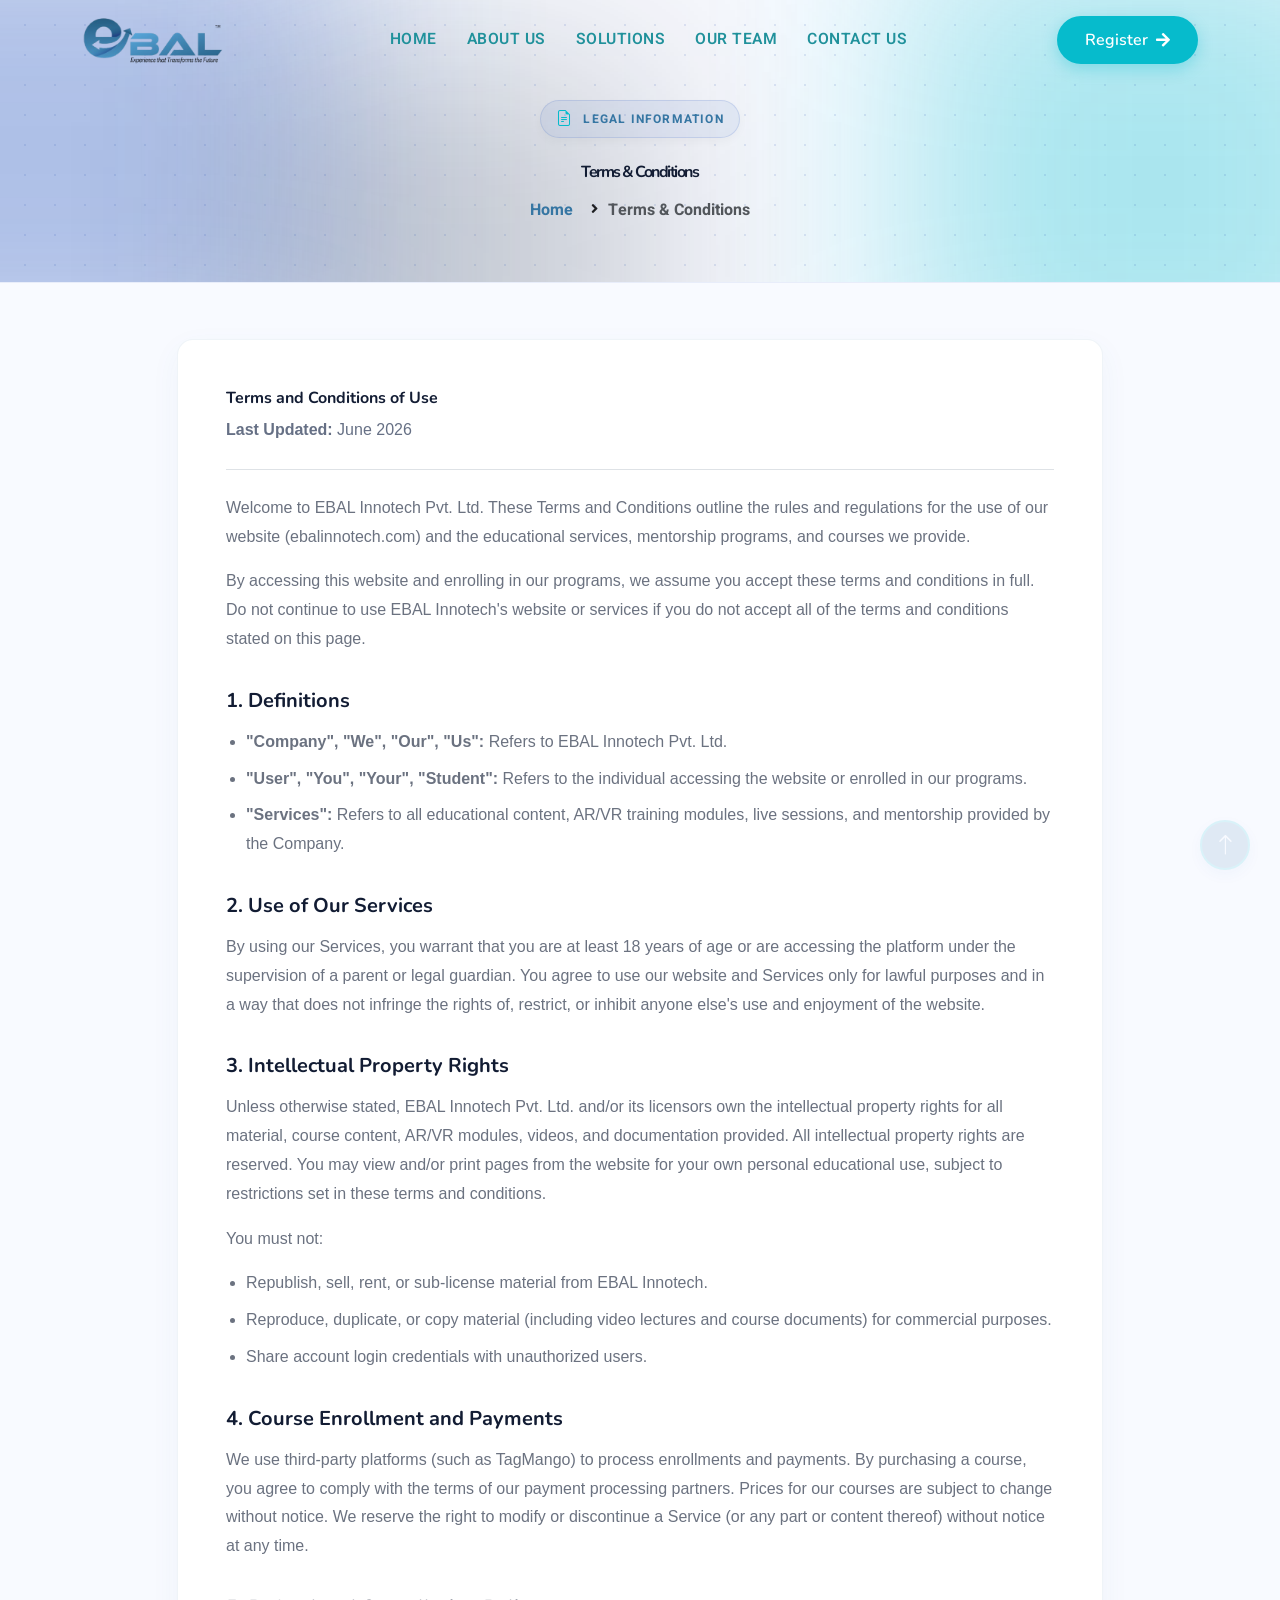
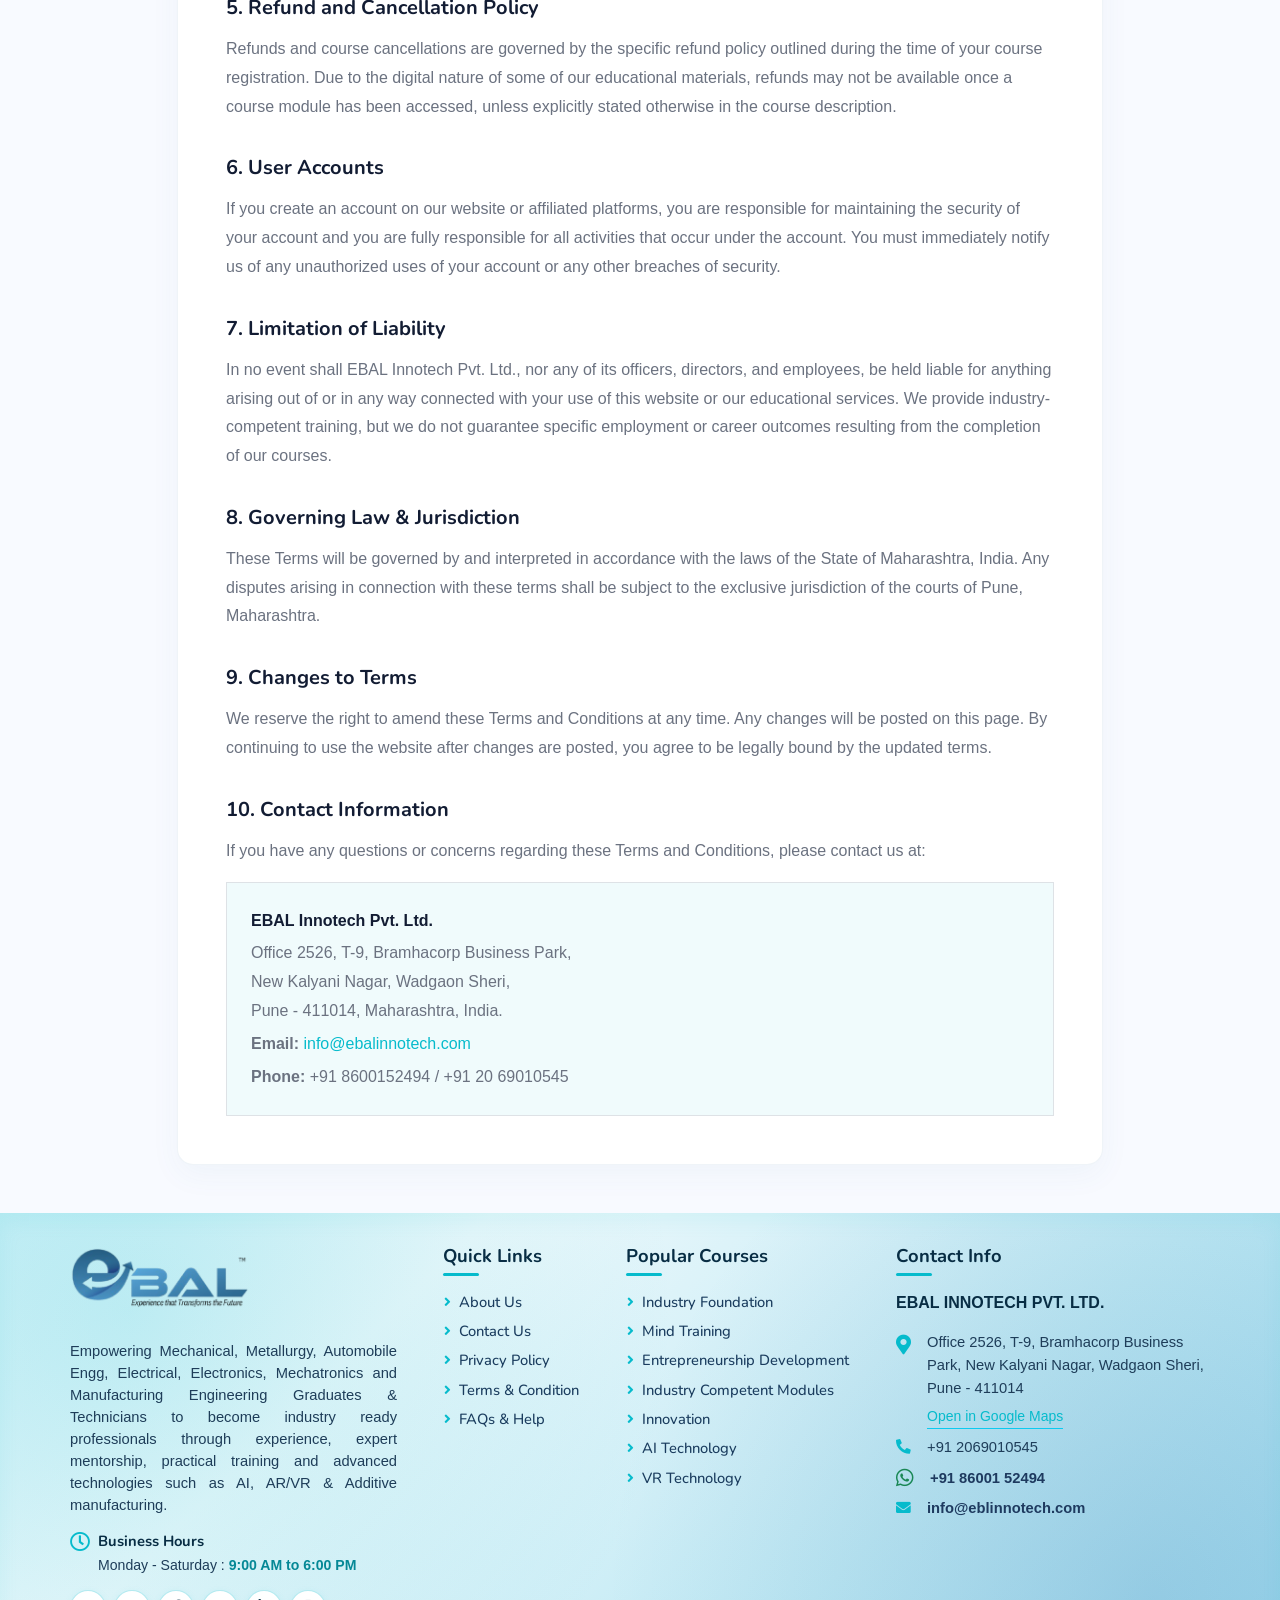
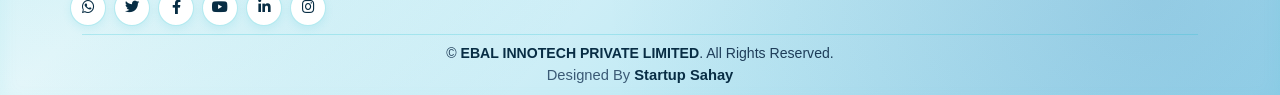
<file: terms.html>
<!doctype html>
<html lang="en">
  <head>
    <meta charset="utf-8" />
    <title>Terms & Conditions - EBAL Innotech</title>
    <link rel="icon" type="image/png" sizes="60x60" href="./img/faviconlogo.jpeg" />
    <meta content="width=device-width, initial-scale=1.0" name="viewport" />
    <meta content="EBAL Innotech Terms and Conditions" name="keywords" />
    <meta content="Terms and Conditions for EBAL Innotech educational services and website." name="description" />

    <!-- Google Web Fonts -->
    <link rel="preconnect" href="https://fonts.googleapis.com" />
    <link rel="preconnect" href="https://fonts.gstatic.com" crossorigin />
    <link href="https://fonts.googleapis.com/css2?family=Heebo:wght@400;500;600&family=Nunito:wght@600;700;800&display=swap" rel="stylesheet" />

    <!-- Icon Font Stylesheet -->
    <link href="https://cdnjs.cloudflare.com/ajax/libs/font-awesome/5.10.0/css/all.min.css" rel="stylesheet" />
    <link href="https://cdn.jsdelivr.net/npm/bootstrap-icons@1.4.1/font/bootstrap-icons.css" rel="stylesheet" />

    <!-- Libraries Stylesheet -->
    <link href="lib/animate/animate.min.css" rel="stylesheet" />
    <link href="lib/owlcarousel/assets/owl.carousel.min.css" rel="stylesheet" />

    <!-- Customized Bootstrap Stylesheet -->
    <link href="css/bootstrap.min.css" rel="stylesheet" />

    <!-- Template Stylesheet -->
    <link href="css/style.css" rel="stylesheet" />
    <link href="css/course.css" rel="stylesheet" />
    
    <style>
      /* =========================================
         EBAL POLICY/TERMS PAGE CSS
      ========================================= */
      .ebal-policy-page {
        background-color: #f8faff;
        font-family: "Segoe UI", Roboto, "Helvetica Neue", sans-serif;
      }
      
      .policy-container {
        background-color: #ffffff;
        border-radius: 16px;
        box-shadow: 0 10px 30px rgba(54, 118, 163, 0.05);
        border: 1px solid rgba(54, 118, 163, 0.08);
      }

      .policy-container h4 {
        color: #121c33;
        font-weight: 700;
        margin-top: 35px;
        margin-bottom: 15px;
        font-size: 1.25rem;
      }

      .policy-container p, .policy-container li {
        color: #6b7280;
        line-height: 1.8;
        font-size: 1rem;
      }

      .policy-container ul {
        margin-bottom: 20px;
        padding-left: 20px;
      }

      .policy-container li {
        margin-bottom: 8px;
      }
      
      .text-primary-cyan { color: #06bbcc !important; }
      .text-primary-blue { color: #3676a3 !important; }
      .text-dark-blue { color: #121c33 !important; }
      .mt-5 {
    margin-top: 0rem !important;
}
    </style>
  </head>

  <body>
    <!-- Spinner Start -->
    <div id="spinner" class="show bg-white position-fixed translate-middle w-100 vh-100 top-50 start-50 d-flex align-items-center justify-content-center">
      <div class="spinner-border text-primary" style="width: 3rem; height: 3rem" role="status">
        <span class="sr-only">Loading...</span>
      </div>
    </div>
    <!-- Spinner End -->

    <!-- Navbar Start -->
    <nav class="navbar navbar-expand-lg ebal-navbar fixed-top">
      <div class="container">
        <a href="./" class="navbar-brand d-flex align-items-center">
          <img src="img/EBAL_INNOTECH_FINAL.png" alt="EBAL Logo" style="height: 50px" />
        </a>

        <button type="button" class="navbar-toggler" data-bs-toggle="collapse" data-bs-target="#navbarCollapse">
          <span class="navbar-toggler-icon"></span>
        </button>

        <div class="collapse navbar-collapse" id="navbarCollapse">
          <div class="navbar-nav mx-auto">
            <a href="./" class="nav-item nav-link">Home</a>
            <a href="about" class="nav-item nav-link">About Us</a>
            <a href="solution" class="nav-item nav-link">Solutions</a>
            <a href="team" class="nav-item nav-link">Our Team</a>
            <a href="contactus" class="nav-item nav-link">Contact Us</a>
          </div>

          <div class="mt-4 mt-lg-0 mb-3 mb-lg-0 d-flex justify-content-center justify-content-lg-end">
            <a href="https://experts.ebalinnotech.com/l/eecb7ab9f0" class="btn btn-nav-action rounded-pill">
              Register <i class="fa fa-arrow-right ms-2"></i>
            </a>
          </div>
        </div>
      </div>
    </nav>
    <!-- Navbar End -->

    <!-- Header Start -->
    <div class="ebal-inner-header">
      <div class="tech-orb orb-primary"></div>
      <div class="tech-orb orb-cyan"></div>
      <div class="tech-orb orb-accent"></div>
      <div class="grid-overlay"></div>

      <div class="container position-relative z-index-2">
        <div class="row justify-content-center">
          <div class="col-lg-10 text-center">
            <div class="mb-4" style="margin-top: 40px">
              <span class="ebal-badge-clean">
                <i class="bi bi-file-earmark-text"></i> Legal Information
              </span>
            </div>
            <h1 class="display-3 fw-bold text-dark-blue animated slideInDown mb-3">
              Terms & Conditions
            </h1>
            <nav aria-label="breadcrumb">
              <ol class="breadcrumb justify-content-center bg-transparent p-0 m-0 animated slideInUp">
                <li class="breadcrumb-item">
                  <a class="text-primary-blue text-decoration-none fw-bold" href="./">Home</a>
                </li>
                <li class="breadcrumb-item text-black fw-bold" aria-current="page">
                  Terms & Conditions
                </li>
              </ol>
            </nav>
          </div>
        </div>
      </div>
    </div>
    <!-- Header End -->

    <!-- Terms Content Start -->
    <section class="ebal-policy-page py-5">
      <div class="container py-4">
        <div class="row justify-content-center">
          <div class="col-lg-10">
            
            <div class="policy-container p-4 p-md-5 wow fadeInUp" data-wow-delay="0.1s">
              
              <div class="border-bottom pb-4 mb-4">
                  <h3 class="fw-bold text-dark-blue mb-2">Terms and Conditions of Use</h3>
                  <p class="text-muted mb-0"><strong>Last Updated:</strong> June 2026</p>
              </div>

              <p>Welcome to EBAL Innotech Pvt. Ltd. These Terms and Conditions outline the rules and regulations for the use of our website (ebalinnotech.com) and the educational services, mentorship programs, and courses we provide.</p>
              
              <p>By accessing this website and enrolling in our programs, we assume you accept these terms and conditions in full. Do not continue to use EBAL Innotech's website or services if you do not accept all of the terms and conditions stated on this page.</p>

              <h4>1. Definitions</h4>
              <ul>
                  <li><strong>"Company", "We", "Our", "Us":</strong> Refers to EBAL Innotech Pvt. Ltd.</li>
                  <li><strong>"User", "You", "Your", "Student":</strong> Refers to the individual accessing the website or enrolled in our programs.</li>
                  <li><strong>"Services":</strong> Refers to all educational content, AR/VR training modules, live sessions, and mentorship provided by the Company.</li>
              </ul>

              <h4>2. Use of Our Services</h4>
              <p>By using our Services, you warrant that you are at least 18 years of age or are accessing the platform under the supervision of a parent or legal guardian. You agree to use our website and Services only for lawful purposes and in a way that does not infringe the rights of, restrict, or inhibit anyone else's use and enjoyment of the website.</p>

              <h4>3. Intellectual Property Rights</h4>
              <p>Unless otherwise stated, EBAL Innotech Pvt. Ltd. and/or its licensors own the intellectual property rights for all material, course content, AR/VR modules, videos, and documentation provided. All intellectual property rights are reserved. You may view and/or print pages from the website for your own personal educational use, subject to restrictions set in these terms and conditions.</p>
              <p>You must not:</p>
              <ul>
                  <li>Republish, sell, rent, or sub-license material from EBAL Innotech.</li>
                  <li>Reproduce, duplicate, or copy material (including video lectures and course documents) for commercial purposes.</li>
                  <li>Share account login credentials with unauthorized users.</li>
              </ul>

              <h4>4. Course Enrollment and Payments</h4>
              <p>We use third-party platforms (such as TagMango) to process enrollments and payments. By purchasing a course, you agree to comply with the terms of our payment processing partners. Prices for our courses are subject to change without notice. We reserve the right to modify or discontinue a Service (or any part or content thereof) without notice at any time.</p>

              <h4>5. Refund and Cancellation Policy</h4>
              <p>Refunds and course cancellations are governed by the specific refund policy outlined during the time of your course registration. Due to the digital nature of some of our educational materials, refunds may not be available once a course module has been accessed, unless explicitly stated otherwise in the course description.</p>

              <h4>6. User Accounts</h4>
              <p>If you create an account on our website or affiliated platforms, you are responsible for maintaining the security of your account and you are fully responsible for all activities that occur under the account. You must immediately notify us of any unauthorized uses of your account or any other breaches of security.</p>

              <h4>7. Limitation of Liability</h4>
              <p>In no event shall EBAL Innotech Pvt. Ltd., nor any of its officers, directors, and employees, be held liable for anything arising out of or in any way connected with your use of this website or our educational services. We provide industry-competent training, but we do not guarantee specific employment or career outcomes resulting from the completion of our courses.</p>

              <h4>8. Governing Law & Jurisdiction</h4>
              <p>These Terms will be governed by and interpreted in accordance with the laws of the State of Maharashtra, India. Any disputes arising in connection with these terms shall be subject to the exclusive jurisdiction of the courts of Pune, Maharashtra.</p>

              <h4>9. Changes to Terms</h4>
              <p>We reserve the right to amend these Terms and Conditions at any time. Any changes will be posted on this page. By continuing to use the website after changes are posted, you agree to be legally bound by the updated terms.</p>

              <h4>10. Contact Information</h4>
              <p>If you have any questions or concerns regarding these Terms and Conditions, please contact us at:</p>
              <div class="bg-light p-4 rounded mt-3 border">
                  <p class="mb-1"><strong class="text-dark-blue">EBAL Innotech Pvt. Ltd.</strong></p>
                  <p class="mb-1">Office 2526, T-9, Bramhacorp Business Park,<br>New Kalyani Nagar, Wadgaon Sheri,<br>Pune - 411014, Maharashtra, India.</p>
                  <p class="mb-1"><strong>Email:</strong> <a href="mailto:info@ebalinnotech.com" class="text-primary-cyan">info@ebalinnotech.com</a></p>
                  <p class="mb-0"><strong>Phone:</strong> +91 8600152494 / +91 20 69010545</p>
              </div>

            </div>
          </div>
        </div>
      </div>
    </section>
    <!-- Terms Content End -->

    <!-- Footer Start -->
    <div
      class="container-fluid ebal-footer text-light pt-3 mt-5 wow fadeIn"
      data-wow-delay="0.1s"
    >
      <div class="container pt-2 pb-0">
        <div class="row g-4 justify-content-between ebal-footer-row">
          <div class="col-lg-4 col-md-6 col-brand">
            <a href="#" class="d-inline-block mb-3">
              <img
                src="./img/EBAL_INNOTECH_FINAL.png"
                alt="EBAL Innotech Logo"
                class="footer-brand-logo"
              />
            </a>
            <p class="mb-3 text-light-muted lh-base">
              Empowering Mechanical, Metallurgy, Automobile Engg, Electrical, Electronics, Mechatronics and Manufacturing Engineering Graduates & Technicians to become industry ready professionals through experience, expert mentorship, practical training and advanced technologies such as AI, AR/VR & Additive manufacturing.
            </p>

            <div class="footer-working-hours mb-3">
              <h6 class="text-white mb-1 d-flex align-items-center">
                <i class="far fa-clock text-primary-cyan me-2 fs-5"></i>
                Business Hours
              </h6>
              <p class="mb-0 text-light-muted ms-4 ps-1 small hours-time">
                Monday - Saturday : <strong class="fw-bold">9:00 AM to 6:00 PM</strong>
              </p>
            </div>

            <div class="d-flex pt-1">
              <a
                class="btn btn-outline-light btn-social"
                href="https://wa.me/918600152494?text=Hello!%20I%20am%20interested%20in%20learning%20more%20about%20your%20courses,%20training%20programs,%20and%20career%20guidance%20services.%20Please%20share%20the%20details."
                target="_blank"
              >
                <i class="fab fa-whatsapp"></i>
              </a>
              <a
                class="btn btn-outline-light btn-social"
                href="https://x.com/EBAL_INNOTECH"
                ><i class="fab fa-twitter"></i
              ></a>
              <a
                class="btn btn-outline-light btn-social"
                href="https://www.facebook.com/share/1BfwyjobmN/"
                ><i class="fab fa-facebook-f"></i
              ></a>
              <a
                class="btn btn-outline-light btn-social"
                href="https://youtube.com/@ebal_innotech_pvt_ltd"
                ><i class="fab fa-youtube"></i
              ></a>
              <a
                class="btn btn-outline-light btn-social"
                href="https://www.linkedin.com/company/ebalinnotech-pvt-ltd/"
                ><i class="fab fa-linkedin-in"></i
              ></a>
              <a
                class="btn btn-outline-light btn-social"
                href="https://www.instagram.com/ebalinnotechpvtltd?igsh=MXM1bjJ3bnVsdGYxNA=="
                target="_blank"
              >
                <i class="fab fa-instagram"></i>
              </a>
            </div>
          </div>

          <div class="col-lg-2 col-md-6 col-links-1">
            <h5 class="text-white mb-3 footer-heading">Quick Links</h5>
            <a class="btn btn-link" href="about">About Us</a>
            <a class="btn btn-link" href="contactus">Contact Us</a>
            <a class="btn btn-link" href="privacy">Privacy Policy</a>
            <a class="btn btn-link" href="terms">Terms & Condition</a>
            <a class="btn btn-link" href="help">FAQs & Help</a>
          </div>

          <div class="col-lg-3 col-md-6 col-links-2">
            <h5 class="text-white mb-3 footer-heading">Popular Courses</h5>
            <a class="btn btn-link" href="solution">Industry foundation </a>
            <a class="btn btn-link" href="solution">Mind training</a>
            <a class="btn btn-link" href="solution">Entrepreneurship development </a>
            <a class="btn btn-link" href="solution">Industry competent modules</a>
            <a class="btn btn-link" href="solution">Innovation</a>
            <a class="btn btn-link" href="solution">AI Technology</a>
            <a class="btn btn-link" href="solution">VR Technology</a>
          </div>

          <div class="col-lg-3 col-md-6 col-contact">
            <h5 class="text-white mb-3 footer-heading">Contact Info</h5>

            <div class="mb-3">
              <p class="mb-0 fw-bold text-white fs-6">
                EBAL INNOTECH PVT. LTD.
              </p>
            </div>

            <div class="d-flex mb-2">
              <i
                class="fa fa-map-marker-alt mt-1 me-3 text-primary-cyan fs-5"
              ></i>
              <div>
                <p class="mb-1 text-light-muted small">
                  Office 2526, T-9, Bramhacorp Business Park, New Kalyani Nagar,
                  Wadgaon Sheri, Pune - 411014
                </p>
                <a
                  href="https://maps.app.goo.gl/3JgLbVy4usqV2DMDA"
                  target="_blank"
                  class="text-primary-cyan small border-bottom border-info text-decoration-none pb-1"
                  >Open in Google Maps</a
                >
              </div>
            </div>

            <p class="mb-2 d-flex align-items-center small">
              <i class="fa fa-phone-alt me-3 text-primary-cyan"></i> +91
              2069010545
            </p>
            <p class="mb-2 d-flex align-items-center small">
              <i class="fab fa-whatsapp me-3 text-success fs-5"></i>
              <a
                href="https://wa.me/918600152494"
                target="_blank"
                class="text-decoration-none text-light"
              >
                +91 86001 52494
              </a>
            </p>
            <p class="mb-2 d-flex align-items-center small">
              <i class="fa fa-envelope me-3 text-primary-cyan"></i>
              <a
                href="mailto:info@eblinnotech.com"
                class="text-decoration-none text-light"
              >
                info@eblinnotech.com
              </a>
            </p>
          </div>
        </div>
      </div>

      <div class="container">
        <div class="copyright border-top border-secondary pt-2 pb-1">
          <div class="row align-items-center">
            <div class="col-12 text-center">
              &copy;
              <a class="text-white fw-bold text-decoration-none" href="#"
                >EBAL INNOTECH PRIVATE LIMITED</a
              >. All Rights Reserved. <br /><span class="small text-light-muted"
                >Designed By
                <a
                  class="text-primary-cyan text-decoration-none"
                  href="https://www.startupsahay.com/"
                  target="_blank"
                  >Startup Sahay</a
                ></span
              >
            </div>
          </div>
        </div>
      </div>
    </div>
    <!-- Footer End -->

    <!-- Back to Top -->
    <a href="#" class="btn btn-lg btn-primary btn-lg-square back-to-top"><i class="bi bi-arrow-up"></i></a>

    <!-- JavaScript Libraries -->
    <script src="https://code.jquery.com/jquery-3.4.1.min.js"></script>
    <script src="https://cdn.jsdelivr.net/npm/bootstrap@5.0.0/dist/js/bootstrap.bundle.min.js"></script>
    <script src="lib/wow/wow.min.js"></script>
    <script src="lib/easing/easing.min.js"></script>
    <script src="lib/waypoints/waypoints.min.js"></script>
    <script src="lib/owlcarousel/owl.carousel.min.js"></script>

    <!-- Template Javascript -->
    <script src="js/main.js"></script>
  </body>
</html>
</file>
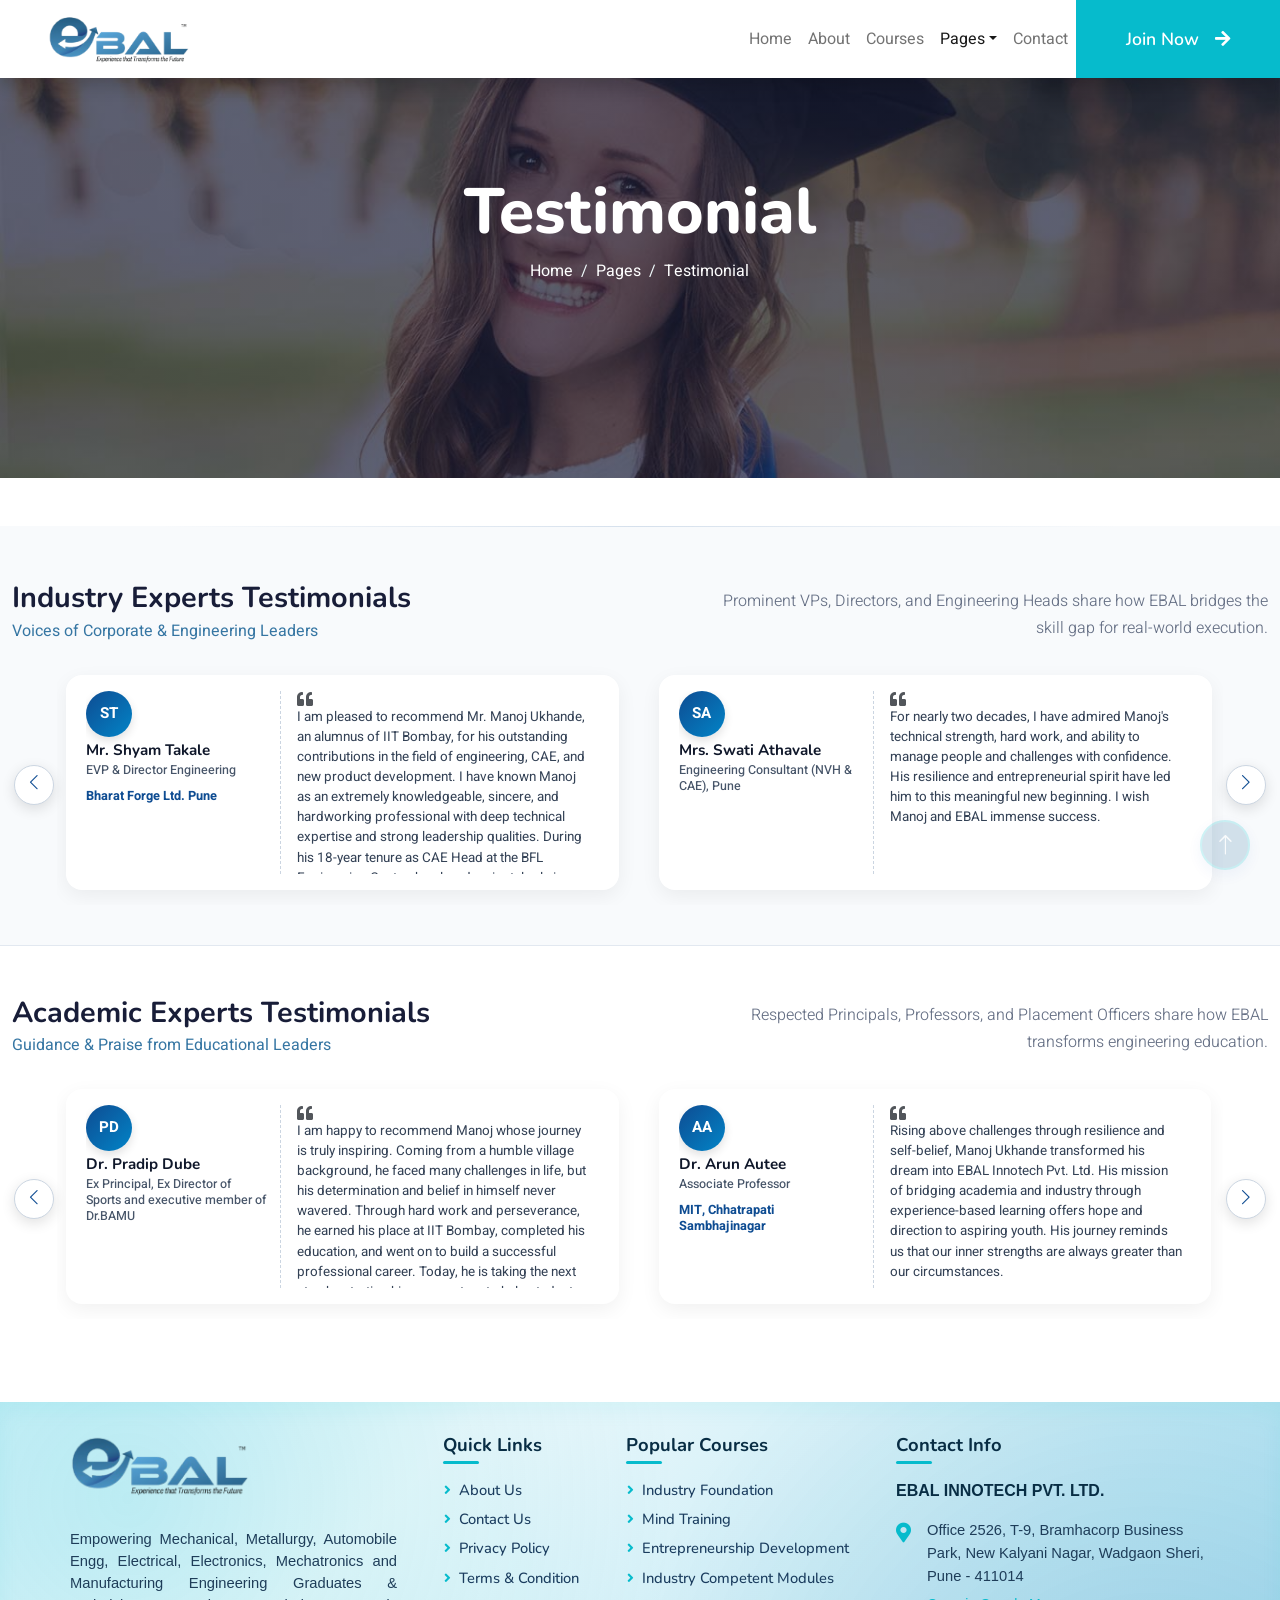
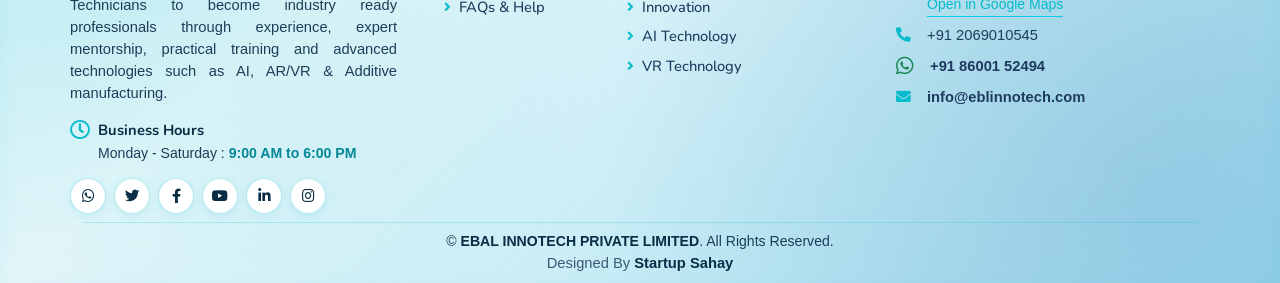
<file: testimonial.html>
<!DOCTYPE html>
<html lang="en">

<head>
    <meta charset="utf-8">
    <title>eLEARNING - eLearning HTML Template</title>
    <meta content="width=device-width, initial-scale=1.0" name="viewport">
    <meta content="" name="keywords">
    <meta content="" name="description">

    <!-- Favicon -->
    <link href="img/favicon.ico" rel="icon">

    <!-- Google Web Fonts -->
    <link rel="preconnect" href="https://fonts.googleapis.com">
    <link rel="preconnect" href="https://fonts.gstatic.com" crossorigin>
    <link href="https://fonts.googleapis.com/css2?family=Heebo:wght@400;500;600&family=Nunito:wght@600;700;800&display=swap" rel="stylesheet">

    <!-- Icon Font Stylesheet -->
    <link href="https://cdnjs.cloudflare.com/ajax/libs/font-awesome/5.10.0/css/all.min.css" rel="stylesheet">
    <link href="https://cdn.jsdelivr.net/npm/bootstrap-icons@1.4.1/font/bootstrap-icons.css" rel="stylesheet">

    <!-- Libraries Stylesheet -->
    <link href="lib/animate/animate.min.css" rel="stylesheet">
    <link href="lib/owlcarousel/assets/owl.carousel.min.css" rel="stylesheet">

    <!-- Customized Bootstrap Stylesheet -->
    <link href="css/bootstrap.min.css" rel="stylesheet">

    <!-- Template Stylesheet -->
    <link href="css/style.css" rel="stylesheet">
</head>

<body>
    <!-- Spinner Start -->
    <div id="spinner" class="show bg-white position-fixed translate-middle w-100 vh-100 top-50 start-50 d-flex align-items-center justify-content-center">
        <div class="spinner-border text-primary" style="width: 3rem; height: 3rem;" role="status">
            <span class="sr-only">Loading...</span>
        </div>
    </div>
    <!-- Spinner End -->


    <!-- Navbar Start -->
    <nav class="navbar navbar-expand-lg bg-white navbar-light shadow sticky-top p-0">
        <a href="index.html" class="navbar-brand d-flex align-items-center px-4 px-lg-5">
            <img src="img/EBAL_INNOTECH_FINAL.png" alt="EBAL Logo" style="height: 50px" />
        </a>
        <button type="button" class="navbar-toggler me-4" data-bs-toggle="collapse" data-bs-target="#navbarCollapse">
            <span class="navbar-toggler-icon"></span>
        </button>
        <div class="collapse navbar-collapse" id="navbarCollapse">
            <div class="navbar-nav ms-auto p-4 p-lg-0">
                <a href="index.html" class="nav-item nav-link">Home</a>
                <a href="about.html" class="nav-item nav-link">About</a>
                <a href="courses.html" class="nav-item nav-link">Courses</a>
                <div class="nav-item dropdown">
                    <a href="#" class="nav-link dropdown-toggle active" data-bs-toggle="dropdown">Pages</a>
                    <div class="dropdown-menu fade-down m-0">
                        <a href="team.html" class="dropdown-item">Our Team</a>
                        <a href="testimonial.html" class="dropdown-item active">Testimonial</a>
                        <a href="404.html" class="dropdown-item">404 Page</a>
                    </div>
                </div>
                <a href="contact.html" class="nav-item nav-link">Contact</a>
            </div>
            <a href="" class="btn btn-primary py-4 px-lg-5 d-none d-lg-block">Join Now<i class="fa fa-arrow-right ms-3"></i></a>
        </div>
    </nav>
    <!-- Navbar End -->


    <!-- Header Start -->
    <div class="container-fluid bg-primary py-5 mb-5 page-header">
        <div class="container py-5">
            <div class="row justify-content-center">
                <div class="col-lg-10 text-center">
                    <h1 class="display-3 text-white animated slideInDown">Testimonial</h1>
                    <nav aria-label="breadcrumb">
                        <ol class="breadcrumb justify-content-center">
                            <li class="breadcrumb-item"><a class="text-white" href="#">Home</a></li>
                            <li class="breadcrumb-item"><a class="text-white" href="#">Pages</a></li>
                            <li class="breadcrumb-item text-white active" aria-current="page">Testimonial</li>
                        </ol>
                    </nav>
                </div>
            </div>
        </div>
    </div>
    <!-- Header End -->


    <!-- Industry Testimonials Start -->
    <section class="ebal-industry-testimonials-section" aria-labelledby="industry-testimonial-heading">
      <div class="container">
        <div class="testimonial-heading-row d-md-flex align-items-end justify-content-between mb-4 pb-2 border-bottom">
          <div>
            <h2 id="industry-testimonial-heading" class="display-6 fw-bold text-dark mb-1">Industry Experts Testimonials</h2>
            <p class="text-primary-blue fw-semibold mb-0 fs-6">Voices of Corporate &amp; Engineering Leaders</p>
          </div>
          <div class="mt-2 mt-md-0 text-md-end ms-auto max-w-550">
            <p class="text-muted lead fs-6 mb-0 text-md-end">Prominent VPs, Directors, and Engineering Heads share how EBAL bridges the skill gap for real-world execution.</p>
          </div>
        </div>

        <div class="testimonial-nav-container">
          <button type="button" class="testimonial-nav-arrow ind-arrow-prev" aria-label="Previous industry testimonial"><i class="bi bi-chevron-left"></i></button>
          <button type="button" class="testimonial-nav-arrow ind-arrow-next" aria-label="Next industry testimonial"><i class="bi bi-chevron-right"></i></button>

          <div class="owl-carousel testimonial-carousel testimonial-carousel-industry">

            <!-- Card 1: Mr. Shyam Takale -->
            <article class="expert-testimonial-card industry-card">
              <div class="card-left-col">
                <div>
                  <div class="author-avatar industry-avatar">ST</div>
                  <div class="author-meta">
                    <h4>Mr. Shyam Takale</h4>
                    <p>EVP &amp; Director Engineering</p>
                  </div>
                  <div class="card-org">Bharat Forge Ltd. Pune</div>
                </div>
                <div>
                  <div class="star-rating">
                    <i class="fa fa-star"></i><i class="fa fa-star"></i><i class="fa fa-star"></i><i class="fa fa-star"></i><i class="fa fa-star"></i>
                  </div>
                </div>
              </div>
              <div class="card-right-col">
                <i class="fa fa-quote-left quote-icon-watermark"></i>
                <div class="testimonial-full-quote">
                  I am pleased to recommend Mr. Manoj Ukhande, an alumnus of IIT Bombay, for his outstanding contributions in the field of engineering, CAE, and new product development. I have known Manoj as an extremely knowledgeable, sincere, and hardworking professional with deep technical expertise and strong leadership qualities. During his 18-year tenure as CAE Head at the BFL Engineering Centre, he played a pivotal role in developing a strong CAE capability and building a highly competent team. His efforts helped create the critical mass required for advanced engineering analysis and product development, enabling BFL to move beyond execution and become a true co-development partner with its customers. Manoj's contribution was instrumental in strengthening new product design capability and driving a more innovation-led engineering culture. I wish him great success in his startup initiatives and in the publication of his upcoming book.
                </div>
              </div>
            </article>

            <!-- Card 2: Mrs. Swati Athavale -->
            <article class="expert-testimonial-card industry-card">
              <div class="card-left-col">
                <div>
                  <div class="author-avatar industry-avatar">SA</div>
                  <div class="author-meta">
                    <h4>Mrs. Swati Athavale</h4>
                    <p>Engineering Consultant (NVH &amp; CAE), Pune</p>
                  </div>
                </div>
                <div>
                  <div class="star-rating">
                    <i class="fa fa-star"></i><i class="fa fa-star"></i><i class="fa fa-star"></i><i class="fa fa-star"></i><i class="fa fa-star"></i>
                  </div>
                </div>
              </div>
              <div class="card-right-col">
                <i class="fa fa-quote-left quote-icon-watermark"></i>
                <div class="testimonial-full-quote">
                  For nearly two decades, I have admired Manoj's technical strength, hard work, and ability to manage people and challenges with confidence. His resilience and entrepreneurial spirit have led him to this meaningful new beginning. I wish Manoj and EBAL immense success.
                </div>
              </div>
            </article>

            <!-- Card 3: Mr. Sangmeshwar Pawar -->
            <article class="expert-testimonial-card industry-card">
              <div class="card-left-col">
                <div>
                  <div class="author-avatar industry-avatar">SP</div>
                  <div class="author-meta">
                    <h4>Mr. Sangmeshwar Pawar</h4>
                    <p>Vice President Engineering</p>
                  </div>
                  <div class="card-org">Bharat Forge Ltd. Pune</div>
                </div>
                <div>
                  <div class="star-rating">
                    <i class="fa fa-star"></i><i class="fa fa-star"></i><i class="fa fa-star"></i><i class="fa fa-star"></i><i class="fa fa-star"></i>
                  </div>
                </div>
              </div>
              <div class="card-right-col">
                <i class="fa fa-quote-left quote-icon-watermark"></i>
                <div class="testimonial-full-quote">
                  Driven by a passion to bridge the Industry-Academic gap, Manoj envisioned a platform where industry veterans could share practical expertise to equip students with real-world skill sets. To turn this dream into reality, he founded EBAL. This platform connects students, colleges, teachers, and industry experts, effectively preparing the next generation to be industry ready. In many ways, his initiative supports the social responsibility of making India Atmanirbhar (self-reliant). Let us all strengthen his vision, be a part of this journey, and wish him grand success in the years to come!
                </div>
              </div>
            </article>

            <!-- Card 4: Mr. Rajesh Mane -->
            <article class="expert-testimonial-card industry-card">
              <div class="card-left-col">
                <div>
                  <div class="author-avatar industry-avatar">RM</div>
                  <div class="author-meta">
                    <h4>Mr. Rajesh Mane</h4>
                    <p>Sr. Manager, Fatigue Lab</p>
                  </div>
                  <div class="card-org">Bharat Forge Ltd. Pune</div>
                </div>
                <div>
                  <div class="star-rating">
                    <i class="fa fa-star"></i><i class="fa fa-star"></i><i class="fa fa-star"></i><i class="fa fa-star"></i><i class="fa fa-star"></i>
                  </div>
                </div>
              </div>
              <div class="card-right-col">
                <i class="fa fa-quote-left quote-icon-watermark"></i>
                <div class="testimonial-full-quote">
                  Having worked with Manoj for 18 years, I have witnessed his humility, positive attitude, and passion for helping others despite his extraordinary achievements. His long-cherished dream of bridging the gap between academia and industry has now taken shape through EBAL. I sincerely wish Manoj and EBAL grand success in transforming the future of students and industries alike.
                </div>
              </div>
            </article>

            <!-- Card 5: Mr. S. B. Nannaware -->
            <article class="expert-testimonial-card industry-card">
              <div class="card-left-col">
                <div>
                  <div class="author-avatar industry-avatar">SN</div>
                  <div class="author-meta">
                    <h4>Mr. S. B. Nannaware</h4>
                    <p>Retd. Sr. Engineer - Training</p>
                  </div>
                  <div class="card-org">IGTR-MSME Tech Centre, Chhatrapati Sambhajinagar</div>
                </div>
                <div>
                  <div class="star-rating">
                    <i class="fa fa-star"></i><i class="fa fa-star"></i><i class="fa fa-star"></i><i class="fa fa-star"></i><i class="fa fa-star"></i>
                  </div>
                </div>
              </div>
              <div class="card-right-col">
                <i class="fa fa-quote-left quote-icon-watermark"></i>
                <div class="testimonial-full-quote">
                  Mr. Manoj Ukhande's journey from adversity to accomplishment is a true example of determination and social commitment. Rather than accepting the employability gap, he chose to create EBAL as a transformative movement connecting education with industry needs. He is not merely an entrepreneur but an inspiring mentor and nation-builder shaping brighter futures.
                </div>
              </div>
            </article>

            <!-- Card 6: Mr. Annasaheb Bansode -->
            <article class="expert-testimonial-card industry-card">
              <div class="card-left-col">
                <div>
                  <div class="author-avatar industry-avatar">AB</div>
                  <div class="author-meta">
                    <h4>Mr. Annasaheb Bansode</h4>
                    <p>Consultant</p>
                  </div>
                  <div class="card-org">Tata Consultancy Services, Pune</div>
                </div>
                <div>
                  <div class="star-rating">
                    <i class="fa fa-star"></i><i class="fa fa-star"></i><i class="fa fa-star"></i><i class="fa fa-star"></i><i class="fa fa-star"></i>
                  </div>
                </div>
              </div>
              <div class="card-right-col">
                <i class="fa fa-quote-left quote-icon-watermark"></i>
                <div class="testimonial-full-quote">
                  Fondly known as "Manoj Sir" for nearly 28 years, he possesses a rare gift for simplifying complex concepts and inspiring conceptual learning. Despite rising from humble beginnings to achieve academic and professional excellence, he has remained grounded, ethical, and deeply committed to mentoring others. I firmly believe that his Midas touch through EBAL will transform the lives of countless students and parents.
                </div>
              </div>
            </article>

            <!-- Card 7: Mr. Mohan Jagtap -->
            <article class="expert-testimonial-card industry-card">
              <div class="card-left-col">
                <div>
                  <div class="author-avatar industry-avatar">MJ</div>
                  <div class="author-meta">
                    <h4>Mr. Mohan Jagtap</h4>
                    <p>Head - Mfg. Engineering</p>
                  </div>
                  <div class="card-org">SKF India, Pune</div>
                </div>
                <div>
                  <div class="star-rating">
                    <i class="fa fa-star"></i><i class="fa fa-star"></i><i class="fa fa-star"></i><i class="fa fa-star"></i><i class="fa fa-star"></i>
                  </div>
                </div>
              </div>
              <div class="card-right-col">
                <i class="fa fa-quote-left quote-icon-watermark"></i>
                <div class="testimonial-full-quote">
                  Since our B.Tech days, Manoj has consistently demonstrated dedication, integrity, leadership, and a passion for innovation. His entrepreneurial journey reflects the same vision and perseverance I witnessed years ago. I wholeheartedly support and recommend him, confident that he will continue to inspire and create meaningful impact.
                </div>
              </div>
            </article>

            <!-- Card 8: Mahendra Kale -->
            <article class="expert-testimonial-card industry-card">
              <div class="card-left-col">
                <div>
                  <div class="author-avatar industry-avatar">MK</div>
                  <div class="author-meta">
                    <h4>Mahendra Kale</h4>
                    <p>Founder &amp; CEO</p>
                  </div>
                  <div class="card-org">DataBrixSoft Pvt. Ltd., Pune</div>
                </div>
                <div>
                  <div class="star-rating">
                    <i class="fa fa-star"></i><i class="fa fa-star"></i><i class="fa fa-star"></i><i class="fa fa-star"></i><i class="fa fa-star"></i>
                  </div>
                </div>
              </div>
              <div class="card-right-col">
                <i class="fa fa-quote-left quote-icon-watermark"></i>
                <div class="testimonial-full-quote">
                  It's rare to find someone whose professional achievements are matched only by their passion for nurturing the next generation - but that's exactly who Manoj Sir has always been to me, in the more than 25 years I've had the privilege of knowing him. I've watched him grow from an outstanding M.Tech graduate of IIT Bombay into a respected engineering leader, heading key divisions at Bharat Forge India and later at Wilo, where his technical acumen and leadership consistently set the benchmark for excellence. What has always struck me most is his genuine, unwavering love for teaching, coaching, and mentoring young minds. It feels only natural that he is now channelling this lifelong passion into building a venture dedicated to skill development and consultation for engineering students. Wishing Manoj Sir and his EBAL Innotech team tremendous success in this new chapter.
                </div>
              </div>
            </article>

            <!-- Card 9: D. S. Mole -->
            <article class="expert-testimonial-card industry-card">
              <div class="card-left-col">
                <div>
                  <div class="author-avatar industry-avatar">DM</div>
                  <div class="author-meta">
                    <h4>D. S. Mole</h4>
                    <p>General Manager</p>
                  </div>
                  <div class="card-org">ARAI, Pune</div>
                </div>
                <div>
                  <div class="star-rating">
                    <i class="fa fa-star"></i><i class="fa fa-star"></i><i class="fa fa-star"></i><i class="fa fa-star"></i><i class="fa fa-star"></i>
                  </div>
                </div>
              </div>
              <div class="card-right-col">
                <i class="fa fa-quote-left quote-icon-watermark"></i>
                <div class="testimonial-full-quote">
                  I have known Manoj Ukhande since our engineering college days, and it has been wonderful to witness his journey. From the very beginning, he stood out for his sharp intellect, enthusiasm for learning, and exceptional ability to understand concepts deeply. His M.Tech. journey at IIT Bombay brought out his true potential. Over the years, he has gained rich industry experience and made valuable contributions through patents, research papers, and technical innovations. He remains down-to-earth, approachable, and grounded, while possessing the ambition and determination of a true perfectionist. I believe Manoj's decision to enter teaching and coaching is meaningful, and that his knowledge, experience, passion, and integrity will inspire countless young minds.
                </div>
              </div>
            </article>

            <!-- Card 10: Mr. Raju Patil -->
            <article class="expert-testimonial-card industry-card">
              <div class="card-left-col">
                <div>
                  <div class="author-avatar industry-avatar">RP</div>
                  <div class="author-meta">
                    <h4>Mr. Raju Patil</h4>
                    <p>Sr. Manager, Hydraulics</p>
                  </div>
                  <div class="card-org">Wilo Mather and Platt Pumps Pvt Ltd. Pune</div>
                </div>
                <div>
                  <div class="star-rating">
                    <i class="fa fa-star"></i><i class="fa fa-star"></i><i class="fa fa-star"></i><i class="fa fa-star"></i><i class="fa fa-star"></i>
                  </div>
                </div>
              </div>
              <div class="card-right-col">
                <i class="fa fa-quote-left quote-icon-watermark"></i>
                <div class="testimonial-full-quote">
                  I had the opportunity to work with Manoj Ukhande and always found him to be a dedicated and reliable professional. He followed a strong work ethic and was cooperative and supportive to all team members. During his tenure he handled three teams - CFD, FEA and CAD - as a team leader. He is approachable and handles challenges calmly.
                </div>
              </div>
            </article>

            <!-- Card 11: Mr. Sunil Dodke -->
            <article class="expert-testimonial-card industry-card">
              <div class="card-left-col">
                <div>
                  <div class="author-avatar industry-avatar">SD</div>
                  <div class="author-meta">
                    <h4>Mr. Sunil Dodke</h4>
                    <p>Vice President Technical</p>
                  </div>
                  <div class="card-org">FEAST Software Pvt. Ltd., Mumbai</div>
                </div>
                <div>
                  <div class="star-rating">
                    <i class="fa fa-star"></i><i class="fa fa-star"></i><i class="fa fa-star"></i><i class="fa fa-star"></i><i class="fa fa-star"></i>
                  </div>
                </div>
              </div>
              <div class="card-right-col">
                <i class="fa fa-quote-left quote-icon-watermark"></i>
                <div class="testimonial-full-quote">
                  We appreciate EBAL Innotech Pvt. Ltd., Pune, under the leadership of Mr. Manoj Ukhande, for their professionalism, technical expertise, and innovative approach. Their commitment to quality, practical solutions, and customer satisfaction has been commendable. We wish EBAL Innotech continued success and strongly recommend them as a reliable and innovative technology partner.
                </div>
              </div>
            </article>

            <!-- Card 12: Mr. Manoj Ugale -->
            <article class="expert-testimonial-card industry-card">
              <div class="card-left-col">
                <div>
                  <div class="author-avatar industry-avatar">MU</div>
                  <div class="author-meta">
                    <h4>Mr. Manoj Ugale</h4>
                    <p>Deputy General Manager</p>
                  </div>
                  <div class="card-org">Wilo Mather and Platt Pumps Pvt Ltd. Pune</div>
                </div>
                <div>
                  <div class="star-rating">
                    <i class="fa fa-star"></i><i class="fa fa-star"></i><i class="fa fa-star"></i><i class="fa fa-star"></i><i class="fa fa-star"></i>
                  </div>
                </div>
              </div>
              <div class="card-right-col">
                <i class="fa fa-quote-left quote-icon-watermark"></i>
                <div class="testimonial-full-quote">
                  EBAL Innotech, run by Mr. Manoj Ukhande, is focused on bridging the gap between academics and industry by transforming theoretical graduates into work-ready professionals. While universities teach concepts, corporates demand immediate execution, and EBAL addresses this need by providing practical skills, modern corporate tools, software, and AI applications. EBAL also helps industries reduce the time and resources required to train fresh graduates. Its mission serves the needs of both students and industries.
                </div>
              </div>
            </article>

          </div>
        </div>
      </div>
    </section>
    <!-- Industry Testimonials End -->

    <!-- Academic Testimonials Start -->
    <section class="ebal-academic-testimonials-section" aria-labelledby="academic-testimonial-heading">
      <div class="container">
        <div class="testimonial-heading-row d-md-flex align-items-end justify-content-between mb-4 pb-2 border-bottom">
          <div>
            <h2 id="academic-testimonial-heading" class="display-6 fw-bold text-dark mb-1">Academic Experts Testimonials</h2>
            <p class="text-primary-blue fw-semibold mb-0 fs-6">Guidance &amp; Praise from Educational Leaders</p>
          </div>
          <div class="mt-2 mt-md-0 text-md-end ms-auto max-w-550">
            <p class="text-muted lead fs-6 mb-0 text-md-end">Respected Principals, Professors, and Placement Officers share how EBAL transforms engineering education.</p>
          </div>
        </div>

        <div class="testimonial-nav-container">
          <button type="button" class="testimonial-nav-arrow acad-arrow-prev" aria-label="Previous academic testimonial"><i class="bi bi-chevron-left"></i></button>
          <button type="button" class="testimonial-nav-arrow acad-arrow-next" aria-label="Next academic testimonial"><i class="bi bi-chevron-right"></i></button>

          <div class="owl-carousel testimonial-carousel testimonial-carousel-academic">

            <!-- Academic Card 1: Dr. Pradip Dube -->
            <article class="expert-testimonial-card academic-card">
              <div class="card-left-col">
                <div>
                  <div class="author-avatar academic-avatar">PD</div>
                  <div class="author-meta">
                    <h4>Dr. Pradip Dube</h4>
                    <p>Ex Principal, Ex Director of Sports and executive member of Dr.BAMU</p>
                  </div>
                </div>
                <div>
                  <div class="star-rating">
                    <i class="fa fa-star"></i><i class="fa fa-star"></i><i class="fa fa-star"></i><i class="fa fa-star"></i><i class="fa fa-star"></i>
                  </div>
                </div>
              </div>
              <div class="card-right-col">
                <i class="fa fa-quote-left quote-icon-watermark"></i>
                <div class="testimonial-full-quote">
                  I am happy to recommend Manoj whose journey is truly inspiring. Coming from a humble village background, he faced many challenges in life, but his determination and belief in himself never wavered. Through hard work and perseverance, he earned his place at IIT Bombay, completed his education, and went on to build a successful professional career. Today, he is taking the next step by starting his own venture to help students become better prepared for their careers and the real demands of the workplace. Having experienced this journey himself, I believe there is hardly anyone better suited to understand and guide young students. I wish him great success in this new journey.
                </div>
              </div>
            </article>

            <!-- Academic Card 2: Dr. Arun Autee -->
            <article class="expert-testimonial-card academic-card">
              <div class="card-left-col">
                <div>
                  <div class="author-avatar academic-avatar">AA</div>
                  <div class="author-meta">
                    <h4>Dr. Arun Autee</h4>
                    <p>Associate Professor</p>
                  </div>
                  <div class="card-org">MIT, Chhatrapati Sambhajinagar</div>
                </div>
                <div>
                  <div class="star-rating">
                    <i class="fa fa-star"></i><i class="fa fa-star"></i><i class="fa fa-star"></i><i class="fa fa-star"></i><i class="fa fa-star"></i>
                  </div>
                </div>
              </div>
              <div class="card-right-col">
                <i class="fa fa-quote-left quote-icon-watermark"></i>
                <div class="testimonial-full-quote">
                  Rising above challenges through resilience and self-belief, Manoj Ukhande transformed his dream into EBAL Innotech Pvt. Ltd. His mission of bridging academia and industry through experience-based learning offers hope and direction to aspiring youth. His journey reminds us that our inner strengths are always greater than our circumstances.
                </div>
              </div>
            </article>

            <!-- Academic Card 3: Dr. Pankaj Zine -->
            <article class="expert-testimonial-card academic-card">
              <div class="card-left-col">
                <div>
                  <div class="author-avatar academic-avatar">PZ</div>
                  <div class="author-meta">
                    <h4>Dr. Pankaj Zine</h4>
                    <p>Associate Professor &amp; Head</p>
                  </div>
                  <div class="card-org">MIT, CSN</div>
                </div>
                <div>
                  <div class="star-rating">
                    <i class="fa fa-star"></i><i class="fa fa-star"></i><i class="fa fa-star"></i><i class="fa fa-star"></i><i class="fa fa-star"></i>
                  </div>
                </div>
              </div>
              <div class="card-right-col">
                <i class="fa fa-quote-left quote-icon-watermark"></i>
                <div class="testimonial-full-quote">
                  EBAL's vision of experience-based learning to develop industry-ready engineers and future entrepreneurs is both innovative and timely. Manoj Ukhande's dedication to transforming young minds into dynamic nation-builders makes this initiative truly unique. I believe EBAL will become a milestone in India's education and training ecosystem.
                </div>
              </div>
            </article>

            <!-- Academic Card 4: Dr. B. S. Allurkar -->
            <article class="expert-testimonial-card academic-card">
              <div class="card-left-col">
                <div>
                  <div class="author-avatar academic-avatar">BA</div>
                  <div class="author-meta">
                    <h4>Dr. B. S. Allurkar</h4>
                    <p>Training &amp; Placement Officer</p>
                  </div>
                  <div class="card-org">M.B.E. Society's COE Ambajogai</div>
                </div>
                <div>
                  <div class="star-rating">
                    <i class="fa fa-star"></i><i class="fa fa-star"></i><i class="fa fa-star"></i><i class="fa fa-star"></i><i class="fa fa-star"></i>
                  </div>
                </div>
              </div>
              <div class="card-right-col">
                <i class="fa fa-quote-left quote-icon-watermark"></i>
                <div class="testimonial-full-quote">
                  EBAL, Experience Based Learning, is truly a need of the hour. Being an alumnus of IIT Bombay, along with immense experience at Bharat Forge Ltd., is an added advantage. We have been associated with Manoj Sir for the last two decades. He is a professional with high integrity, utmost humbleness, and a down-to-earth nature. His experience embedded with intelligence will help students and professionals shape their dreams and careers. I wish all the best to the professionals and students who associate with Manoj Sir, and best wishes for the launch of EBAL.
                </div>
              </div>
            </article>

            <!-- Academic Card 5: Prof. Chetan Nikhare -->
            <article class="expert-testimonial-card academic-card">
              <div class="card-left-col">
                <div>
                  <div class="author-avatar academic-avatar">CN</div>
                  <div class="author-meta">
                    <h4>Prof. Chetan Nikhare</h4>
                    <p>Professor Mechanical Engineering Department</p>
                  </div>
                  <div class="card-org">The Pennsylvania State University, The Behrend College, USA</div>
                </div>
                <div>
                  <div class="star-rating">
                    <i class="fa fa-star"></i><i class="fa fa-star"></i><i class="fa fa-star"></i><i class="fa fa-star"></i><i class="fa fa-star"></i>
                  </div>
                </div>
              </div>
              <div class="card-right-col">
                <i class="fa fa-quote-left quote-icon-watermark"></i>
                <div class="testimonial-full-quote">
                  I have known Mr. Manoj Ukhande since our days at IIT Bombay and had the opportunity to work alongside him in the forging industry. During this time I have witnessed his passion for engineering, innovation, and workforce development firsthand. His initiative to create an institution focused on equipping mechanical engineers with industry-relevant skills is a much-needed step toward closing the gap between classroom learning and real-world industrial requirements. I am confident this effort will make a lasting impact on both students and industry.
                </div>
              </div>
            </article>

          </div>
        </div>
      </div>
    </section>
    <!-- Academic Testimonials End -->
        

    <!-- Footer Start -->
    <div
      class="container-fluid ebal-footer text-light pt-3 mt-5 wow fadeIn"
      data-wow-delay="0.1s"
    >
      <div class="container pt-2 pb-0">
        <div class="row g-4 justify-content-between ebal-footer-row">
          <div class="col-lg-4 col-md-6 col-brand">
            <a href="#" class="d-inline-block mb-3">
              <img
                src="./img/EBAL_INNOTECH_FINAL.png"
                alt="EBAL Innotech Logo"
                class="footer-brand-logo"
              />
            </a>
            <p class="mb-3 text-light-muted lh-base">
              Empowering Mechanical, Metallurgy, Automobile Engg, Electrical, Electronics, Mechatronics and Manufacturing Engineering Graduates & Technicians to become industry ready professionals through experience, expert mentorship, practical training and advanced technologies such as AI, AR/VR & Additive manufacturing.
            </p>

            <div class="footer-working-hours mb-3">
              <h6 class="text-white mb-1 d-flex align-items-center">
                <i class="far fa-clock text-primary-cyan me-2 fs-5"></i>
                Business Hours
              </h6>
              <p class="mb-0 text-light-muted ms-4 ps-1 small hours-time">
                Monday - Saturday : <strong class="fw-bold">9:00 AM to 6:00 PM</strong>
              </p>
            </div>

            <div class="d-flex pt-1">
              <a
                class="btn btn-outline-light btn-social"
                href="https://wa.me/918600152494?text=Hello!%20I%20am%20interested%20in%20learning%20more%20about%20your%20courses,%20training%20programs,%20and%20career%20guidance%20services.%20Please%20share%20the%20details."
                target="_blank"
              >
                <i class="fab fa-whatsapp"></i>
              </a>
              <a
                class="btn btn-outline-light btn-social"
                href="https://x.com/EBAL_INNOTECH"
                ><i class="fab fa-twitter"></i
              ></a>
              <a
                class="btn btn-outline-light btn-social"
                href="https://www.facebook.com/share/1BfwyjobmN/"
                ><i class="fab fa-facebook-f"></i
              ></a>
              <a
                class="btn btn-outline-light btn-social"
                href="https://youtube.com/@ebal_innotech_pvt_ltd"
                ><i class="fab fa-youtube"></i
              ></a>
              <a
                class="btn btn-outline-light btn-social"
                href="https://www.linkedin.com/company/ebalinnotech-pvt-ltd/"
                ><i class="fab fa-linkedin-in"></i
              ></a>
              <a
                class="btn btn-outline-light btn-social"
                href="https://www.instagram.com/ebalinnotechpvtltd?igsh=MXM1bjJ3bnVsdGYxNA=="
                target="_blank"
              >
                <i class="fab fa-instagram"></i>
              </a>
            </div>
          </div>

          <div class="col-lg-2 col-md-6 col-links-1">
            <h5 class="text-white mb-3 footer-heading">Quick Links</h5>
            <a class="btn btn-link" href="about">About Us</a>
            <a class="btn btn-link" href="contactus">Contact Us</a>
            <a class="btn btn-link" href="privacy">Privacy Policy</a>
            <a class="btn btn-link" href="terms">Terms & Condition</a>
            <a class="btn btn-link" href="help">FAQs & Help</a>
          </div>

          <div class="col-lg-3 col-md-6 col-links-2">
            <h5 class="text-white mb-3 footer-heading">Popular Courses</h5>
            <a class="btn btn-link" href="solution">Industry foundation </a>
            <a class="btn btn-link" href="solution">Mind training</a>
            <a class="btn btn-link" href="solution">Entrepreneurship development </a>
            <a class="btn btn-link" href="solution">Industry competent modules</a>
            <a class="btn btn-link" href="solution">Innovation</a>
            <a class="btn btn-link" href="solution">AI Technology</a>
            <a class="btn btn-link" href="solution">VR Technology</a>
          </div>

          <div class="col-lg-3 col-md-6 col-contact">
            <h5 class="text-white mb-3 footer-heading">Contact Info</h5>

            <div class="mb-3">
              <p class="mb-0 fw-bold text-white fs-6">
                EBAL INNOTECH PVT. LTD.
              </p>
            </div>

            <div class="d-flex mb-2">
              <i
                class="fa fa-map-marker-alt mt-1 me-3 text-primary-cyan fs-5"
              ></i>
              <div>
                <p class="mb-1 text-light-muted small">
                  Office 2526, T-9, Bramhacorp Business Park, New Kalyani Nagar,
                  Wadgaon Sheri, Pune - 411014
                </p>
                <a
                  href="https://maps.app.goo.gl/3JgLbVy4usqV2DMDA"
                  target="_blank"
                  class="text-primary-cyan small border-bottom border-info text-decoration-none pb-1"
                  >Open in Google Maps</a
                >
              </div>
            </div>

            <p class="mb-2 d-flex align-items-center small">
              <i class="fa fa-phone-alt me-3 text-primary-cyan"></i> +91
              2069010545
            </p>
            <p class="mb-2 d-flex align-items-center small">
              <i class="fab fa-whatsapp me-3 text-success fs-5"></i>
              <a
                href="https://wa.me/918600152494"
                target="_blank"
                class="text-decoration-none text-light"
              >
                +91 86001 52494
              </a>
            </p>
            <p class="mb-2 d-flex align-items-center small">
              <i class="fa fa-envelope me-3 text-primary-cyan"></i>
              <a
                href="mailto:info@eblinnotech.com"
                class="text-decoration-none text-light"
              >
                info@eblinnotech.com
              </a>
            </p>
          </div>
        </div>
      </div>

      <div class="container">
        <div class="copyright border-top border-secondary pt-2 pb-1">
          <div class="row align-items-center">
            <div class="col-12 text-center">
              &copy;
              <a class="text-white fw-bold text-decoration-none" href="#"
                >EBAL INNOTECH PRIVATE LIMITED</a
              >. All Rights Reserved. <br /><span class="small text-light-muted"
                >Designed By
                <a
                  class="text-primary-cyan text-decoration-none"
                  href="https://www.startupsahay.com/"
                  target="_blank"
                  >Startup Sahay</a
                ></span
              >
            </div>
          </div>
        </div>
      </div>
    </div>


    <!-- Back to Top -->
    <a href="#" class="btn btn-lg btn-primary btn-lg-square back-to-top"><i class="bi bi-arrow-up"></i></a>


    <!-- JavaScript Libraries -->
    <script src="https://code.jquery.com/jquery-3.4.1.min.js"></script>
    <script src="https://cdn.jsdelivr.net/npm/bootstrap@5.0.0/dist/js/bootstrap.bundle.min.js"></script>
    <script src="lib/wow/wow.min.js"></script>
    <script src="lib/easing/easing.min.js"></script>
    <script src="lib/waypoints/waypoints.min.js"></script>
    <script src="lib/owlcarousel/owl.carousel.min.js"></script>

    <!-- Template Javascript -->
    <script src="js/main.js"></script>
</body>

</html>
</file>
<file: css/style.css>
/********** Template CSS **********/
html,
body {
    overflow-x: clip !important;
}

.ebal-services-light .col-lg-4 {
    height: 100%;
}


.sticky-image-container {
    position: -webkit-sticky !important;
    position: sticky !important;
    top: 120px !important;
    height: max-content;
    display: flex;
    justify-content: center;
    align-items: center;
    padding: 20px;
    z-index: 10;
    transform: none !important;
}

.btn,
.btn-primary-custom,
.btn-outline-custom,
.btn-nav-action {
    white-space: nowrap !important;
    width: auto !important;
    max-width: 100%;
    display: inline-flex;
    justify-content: center;
    align-items: center;
}


@media (max-width: 767.98px) {

    .container,
    .container-fluid {
        overflow: visible !important;
    }
}

.header-carousel .owl-carousel-item,
.carousel-item {
    height: 70vh !important;
    min-height: 400px;
    width: 100%;
    position: relative;
}


.header-carousel .owl-carousel-item img,
.carousel-item img {
    width: 100% !important;
    height: 100% !important;
    object-fit: cover !important;
    object-position: center top !important;
}

@media (max-width: 991.98px) {

    .header-carousel .owl-carousel-item,
    .carousel-item {
        height: 55vh !important;
    }
}

@media (max-width: 767.98px) {

    .header-carousel .owl-carousel-item,
    .carousel-item {
        height: 50vh !important;
    }
}

:root {
    --primary: #79A4FF;
    --light: #F0FBFC;
    --dark: #181d38;
}

.fw-medium {
    font-weight: 600 !important;
}

.fw-semi-bold {
    font-weight: 700 !important;
}

.back-to-top {
    position: fixed;
    display: none;
    right: 45px;
    bottom: 45px;
    z-index: 99;
}


/*** Spinner ***/
#spinner {
    opacity: 0;
    visibility: hidden;
    transition: opacity .5s ease-out, visibility 0s linear .5s;
    z-index: 99999;
}

#spinner.show {
    transition: opacity .5s ease-out, visibility 0s linear 0s;
    visibility: visible;
    opacity: 1;
}


/*** Button ***/
.btn {
    font-family: 'Nunito', sans-serif;
    font-weight: 600;
    transition: .5s;
}

.btn.btn-primary,
.btn.btn-secondary {
    color: #FFFFFF;
}

.btn-square {
    width: 38px;
    height: 38px;
}

.btn-sm-square {
    width: 32px;
    height: 32px;
}

.btn-lg-square {
    width: 48px;
    height: 48px;
}

.btn-square,
.btn-sm-square,
.btn-lg-square {
    padding: 0;
    display: flex;
    align-items: center;
    justify-content: center;
    font-weight: normal;
    border-radius: 0px;
}


/* =========================================
   PREMIUM SMART NAVBAR
   ========================================= */
:root {
    --nav-text: #20919b;
    --nav-hover: #20608e;
    --nav-btn-bg: #06BBCC;
    --primary-blue: #2a6c9c;
    --primary-cyan: #06BBCC;
    --text-dark: #1991a9;
    --text-grey: #667085;
    --bg-light: #ffffff;
}

/* =========================================
   BACK TO TOP BUTTON (Global Styles)
   ========================================= */
.back-to-top {
    position: fixed !important;
    right: 30px;
    bottom: 30px;
    z-index: 9999;
    display: flex !important;
    align-items: center;
    justify-content: center;
    width: 50px !important;
    height: 50px !important;
    border-radius: 50% !important;
    background-color: var(--primary-blue) !important;
    color: #ffffff !important;
    border: none;
    box-shadow: 0 5px 15px rgba(43, 89, 189, 0.3);
    transition: all 0.3s ease;
    text-decoration: none;
    padding: 0 !important;
}

/* Hover Animation (Desktop) */
.back-to-top:hover {
    background-color: var(--primary-cyan) !important;
    color: #ffffff !important;
    transform: translateY(-5px);
    box-shadow: 0 8px 25px rgba(6, 187, 204, 0.4);
}


.back-to-top i {
    font-size: 1.4rem;
    line-height: 0;
    margin: 0;
}

/* =========================================
   MOBILE ADJUSTMENTS
   ========================================= */
@media (max-width: 767.98px) {
    .back-to-top {
        right: 20px;
        bottom: 20px;
        width: 42px !important;
        height: 42px !important;
    }

    .back-to-top i {
        font-size: 1.1rem;
    }
}

/* =========================================
   NAVBAR STYLES
   ========================================= */

.ebal-navbar {
    background: transparent;
    padding: 10px 0;
    transition: all 0.4s cubic-bezier(0.165, 0.84, 0.44, 1);
    z-index: 1030;
}

.ebal-navbar.navbar-scrolled {
    background: rgba(255, 255, 255, 0.95);
    backdrop-filter: blur(12px);
    -webkit-backdrop-filter: blur(12px);
    padding: 12px 0;
    box-shadow: 0 10px 30px rgba(255, 255, 255, 0.08);
}

/* Nav Links */
.ebal-navbar .navbar-nav .nav-link {
    color: var(--nav-text);
    font-size: 0.98rem;
    font-weight: 600;
    text-transform: uppercase;
    letter-spacing: 0.5px;
    margin: 0 15px;
    padding: 10px 0;
    position: relative;
    transition: color 0.3s ease;
}

/* The Dropdown Arrow */
.ebal-navbar .dropdown-toggle::after {
    border: none;
    content: "\f107";
    font-family: "Font Awesome 5 Free";
    font-weight: 900;
    vertical-align: middle;
    margin-left: 6px;
    transition: transform 0.3s ease;
}


.ebal-navbar .navbar-nav .nav-link::before {
    content: "";
    position: absolute;
    bottom: 0;
    left: 50%;
    transform: translateX(-50%);
    width: 0;
    height: 2px;
    background-color: var(--nav-hover);
    transition: width 0.3s ease;
}

.ebal-navbar .navbar-nav .nav-link:hover::before,
.ebal-navbar .navbar-nav .nav-link.active::before {
    width: 100%;
}

.ebal-navbar .navbar-nav .nav-link:hover,
.ebal-navbar .navbar-nav .nav-link.active {
    color: var(--nav-hover);
}

/* Dropdown Menu 3D Animation */
@media (min-width: 992px) {
    .ebal-navbar .nav-item .dropdown-menu {
        display: block;
        margin-top: 0;
        opacity: 0;
        visibility: hidden;
        transition: all 0.4s cubic-bezier(0.165, 0.84, 0.44, 1);
        border: none;
        border-radius: 12px;
        box-shadow: 0 15px 35px rgba(0, 0, 0, 0.1);
        padding: 15px 0;
    }

    .ebal-navbar .dropdown-menu.fade-down {
        top: 120%;
        transform: rotateX(-30deg);
        transform-origin: top center;
    }

    .ebal-navbar .nav-item:hover .dropdown-menu {
        top: 100%;
        transform: rotateX(0deg);
        visibility: visible;
        opacity: 1;
    }

    .ebal-navbar .nav-item:hover .dropdown-toggle::after {
        transform: rotate(180deg);
    }
}

.dropdown-item {
    font-weight: 500;
    color: var(--nav-text);
    padding: 10px 25px;
    transition: 0.3s;
}

.dropdown-item:hover {
    background-color: rgba(46, 154, 184, 0.05);
    color: var(--nav-hover);
    padding-left: 30px;
}


.btn-nav-action {
    background-color: var(--nav-btn-bg);
    color: #ffffff !important;
    font-weight: 600;
    padding: 12px 28px;
    border: none;
    transition: all 0.3s ease;
    box-shadow: 0 5px 15px rgba(6, 187, 204, 0.3);
}

.btn-nav-action:hover {
    background-color: #049ba8;
    transform: translateY(-2px);
    box-shadow: 0 8px 25px rgba(168, 226, 231, 0.915);
}

/* =========================================
   HAMBURGER MENU TOGGLE FIX
   ========================================= */


.navbar-toggler {
    border-color: var(--primary-cyan, #06BBCC) !important;
    transition: all 0.3s ease;
}


.navbar-toggler:focus,
.navbar-toggler:active {
    outline: none !important;
    box-shadow: 0 0 0 2px rgba(6, 187, 204, 0.25) !important;
    border-color: var(--primary-cyan, #06BBCC) !important;
}


.navbar-toggler-icon {
    background-image: url("data:image/svg+xml;charset=utf8,%3Csvg viewBox='0 0 30 30' xmlns='http://www.w3.org/2000/svg'%3E%3Cpath stroke='%232b59bd' stroke-width='2.25' stroke-linecap='round' stroke-miterlimit='10' d='M4 7h22M4 15h22M4 23h22'/%3E%3C/svg%3E") !important;
}


/* Mobile Adjustments */
@media (max-width: 991.98px) {
    .ebal-navbar {
        background: rgba(255, 255, 255, 0.98);
        padding: 15px 0;
    }

    .ebal-navbar .navbar-nav {
        border-top: 1px solid #EEEEEE;
        padding-top: 15px;
        margin-top: 15px;
        text-align: center;
    }

    .ebal-navbar .navbar-nav .nav-link {
        margin: 0;
        padding: 12px 0;
    }

    .ebal-navbar .navbar-nav .nav-link::before {
        display: none;
    }


    .ebal-navbar .dropdown-menu {
        text-align: center;
        border: none;
        box-shadow: none;
        background-color: rgba(0, 0, 0, 0.02);
    }

    .ebal-navbar .dropdown-item {
        padding: 10px 0;
    }


    .ebal-navbar .dropdown-item:hover {
        padding-left: 0;
        background-color: transparent;
    }


    .ebal-navbar .btn-nav-action {
        display: table;
        margin: 15px auto 10px auto;
    }

    .mt-4 {
        margin-top: 0rem !important;
    }
}

/* =========================================
   CAROUSEL RESPONSIVE HEIGHTS & ARROWS
   ========================================= */
@media (min-width: 1441px) {
    .header-carousel .owl-carousel-item {
        height: 500px;
    }

    .header-carousel .owl-nav .owl-prev,
    .header-carousel .owl-nav .owl-next {
        width: 50px;
        height: 50px;
        font-size: 24px;
    }
}

@media (max-width: 1440px) and (min-width: 1025px) {
    .header-carousel .owl-carousel-item {
        height: 450px;
    }

    .header-carousel .owl-nav {
        right: 5%;
    }
}

@media (max-width: 1024px) and (min-width: 769px) {
    .header-carousel .owl-carousel-item {
        height: 400px;
    }

    .header-carousel .owl-nav {
        position: absolute !important;
        top: auto !important;
        bottom: 40px !important;
        right: 5% !important;
        transform: none !important;
        flex-direction: row !important;
    }

    .header-carousel .owl-nav .owl-prev,
    .header-carousel .owl-nav .owl-next {
        margin: 0 10px !important;
    }
}

@media (max-width: 768px) {
    .header-carousel .owl-carousel-item {
        height: 400px !important;
    }

    .header-carousel .owl-nav {
        position: absolute !important;
        top: auto !important;
        bottom: 30px !important;
        left: 5% !important;
        right: auto !important;
        transform: none !important;
        flex-direction: row !important;
    }

    .header-carousel .owl-nav .owl-prev,
    .header-carousel .owl-nav .owl-next {
        margin: 0 10px 0 0 !important;
        width: 35px !important;
        height: 35px !important;
        font-size: 16px !important;
    }
}

/* =========================================
   CLEAN PILL BADGE DESIGN
   ========================================= */
.ebal-badge-clean {
    display: inline-flex;
    align-items: center;
    padding: 8px 22px;
    background-color: rgba(43, 89, 189, 0.08);
    color: var(--primary-blue);
    border: 1px solid rgba(43, 89, 189, 0.15);
    border-radius: 50px;
    font-size: 0.85rem;
    font-weight: 700;
    text-transform: uppercase;
    letter-spacing: 1.5px;
    box-shadow: 0 4px 10px rgba(0, 0, 0, 0.03);
    /* Fixes mobile badge wrapping safely */
    white-space: normal;
    text-align: center;
    justify-content: center;
}

.ebal-badge-clean i {
    margin-right: 10px;
    font-size: 1rem;
    color: var(--primary-cyan);
}

/* =========================================
   1. MAIN HERO CONTAINER (Modern & Clean)
   ========================================= */
.ebal-hero-modern,
.ebal-hero-clean {
    position: relative;
    overflow: hidden;
    display: flex;
    align-items: center;
    min-height: 65vh;
    padding-top: 70px;
    padding-bottom: 20px;
}

.ebal-hero-modern {
    height: auto;
}

.ebal-hero-clean {
    background-color: var(--bg-light);
    font-family: 'Segoe UI', Roboto, 'Helvetica Neue', sans-serif;
}

/* Backgrounds & Overlays */
.hero-bg-image {
    position: absolute;
    top: 0;
    left: 0;
    width: 100%;
    height: 100%;
    background-size: cover;
    background-position: center;
    z-index: -2;
}

.hero-overlay {
    position: absolute;
    top: 0;
    left: 0;
    width: 100%;
    height: 100%;
    background: linear-gradient(135deg, rgba(24, 29, 56, 0.95) 0%, rgba(24, 29, 56, 0.7) 100%);
    z-index: -1;
}

.hero-wave-bg {
    position: absolute;
    top: 0;
    right: 0;
    width: 65%;
    height: 100%;
    z-index: 0;
    background-image: url("data:image/svg+xml,%3Csvg viewBox='0 0 800 800' preserveAspectRatio='none' xmlns='http://www.w3.org/2000/svg'%3E%3Cpath fill='%23eef4fc' d='M800,0 L800,800 L300,800 C450,600 150,400 300,0 Z'/%3E%3C/svg%3E");
    background-size: cover;
    background-position: left center;
    background-repeat: no-repeat;
}

.z-index-2 {
    z-index: 2;
}

/* =========================================
   2. TYPOGRAPHY & COLORS
   ========================================= */
.text-dark-blue {
    color: var(--text-dark);
    line-height: 1.25;
    font-size: 2.2rem;
}


.text-primary-cyan {
    color: var(--primary-cyan, #06BBCC) !important;
}


.text-primary-blue {
    color: var(--primary-blue, #3174a3) !important;
}

.text-muted {
    color: var(--text-grey) !important;
    line-height: 1.7;
}

.tracking-wide {
    color: var(--primary-cyan) !important;
    letter-spacing: 2.5px;
    font-size: 0.9rem;
}

.text-primary-glow {
    color: var(--primary-cyan);
    text-shadow: 0 0 15px rgba(6, 187, 204, 0.4);
}

.ebal-badge-modern {
    display: inline-block;
    padding: 8px 24px;
    background: rgba(255, 255, 255, 0.1);
    backdrop-filter: blur(5px);
    border: 1px solid rgba(255, 255, 255, 0.2);
    color: var(--primary-cyan);
    border-radius: 50px;
    font-weight: 600;
    margin-bottom: 20px;
    text-transform: uppercase;
    letter-spacing: 2px;
}

/* =========================================
   3. BUTTONS
   ========================================= */
.hero-actions {
    display: flex;
    gap: 15px;
    margin-top: 20px;
    flex-wrap: wrap;
}

.btn-primary-custom {
    background-color: var(--primary-cyan);
    color: #ffffff;
    border: none;
    font-weight: 600;
    box-shadow: 0 8px 20px rgba(43, 89, 189, 0.25);
    transition: all 0.3s ease;
    text-decoration: none;
}

.btn-primary-custom:hover {
    background-color: var(--primary-blue);
    color: 00182a;
    transform: translateY(-3px);
    box-shadow: 0 12px 25px rgba(43, 89, 189, 0.35);
}

.btn-outline-custom {
    background-color: transparent;
    color: var(--text-dark);
    border: 2px solid #e4e7ec;
    font-weight: 600;
    transition: all 0.3s ease;
    text-decoration: none;
}

.btn-outline-custom:hover {
    border-color: var(--primary-cyan);
    color: var(--primary-cyan);
    background-color: #f8faff;
    transform: translateY(-3px);
}

/* =========================================
   4. CROSS-DISSOLVE TEXT LOGIC
   ========================================= */
.hero-text-col,
.hero-visual-col {
    position: relative;
    min-height: 450px;
}

.dissolve-block {
    position: absolute;
    top: 50%;
    left: 15px;
    width: calc(100% - 30px);
    transform: translateY(-50%);
    opacity: 0;
    visibility: hidden;
    transition: opacity 0.8s ease;
    pointer-events: none;
}

.dissolve-block.active {
    opacity: 1;
    visibility: visible;
    pointer-events: auto;
    z-index: 10;
}

@keyframes dissolveBlur {
    0% {
        opacity: 0;
        filter: blur(15px);
        transform: scale(0.98) translateY(15px);
    }

    100% {
        opacity: 1;
        filter: blur(0);
        transform: scale(1) translateY(0);
    }
}

.dissolve-block .dissolve-item {
    opacity: 0;
}

.dissolve-block.active .dissolve-item {
    animation: dissolveBlur 1.5s forwards cubic-bezier(0.19, 1, 0.22, 1);
}

.delay-1 {
    animation-delay: 0.2s;
}

.delay-2 {
    animation-delay: 0.4s;
}

.delay-3 {
    animation-delay: 0.6s;
}

/* =========================================
   5. PREMIUM HERO VISUALS & GLASSMORPHISM
   ========================================= */
.hero-visual-premium,
.hero-visual-clean {
    position: relative;
    display: flex;
    justify-content: center;
    align-items: center;
    min-height: 500px;
}

.clean-floating-img,
.premium-hero-img {
    position: relative;
    z-index: 5;
    margin-top: 30px;
    width: 100%;
    height: 620px !important;
    max-width: 550px;
    object-fit: contain;
}

.clean-floating-img {
    animation: smoothFloat 6s ease-in-out infinite;
    filter: drop-shadow(0 20px 30px rgba(43, 89, 189, 0.1));
}

.premium-hero-img {
    filter: drop-shadow(0 20px 30px rgba(43, 89, 189, 0.15));
}

@keyframes smoothFloat {

    0%,
    100% {
        transform: translateY(0);
    }

    50% {
        transform: translateY(-20px);
    }
}

.premium-glow-backdrop {
    position: absolute;
    top: 50%;
    left: 50%;
    transform: translate(-50%, -50%);
    width: 350px;
    height: 350px;
    background: radial-gradient(circle, rgba(6, 187, 204, 0.15) 0%, rgba(255, 255, 255, 0) 70%);
    border-radius: 50%;
    z-index: 0;
    animation: breatheGlow 4s ease-in-out infinite alternate;
}

@keyframes breatheGlow {
    0% {
        transform: translate(-50%, -50%) scale(1);
        opacity: 0.8;
    }

    100% {
        transform: translate(-50%, -50%) scale(1.2);
        opacity: 1;
    }
}

.glass-orb {
    position: absolute;
    width: 60px;
    height: 60px;
    background: rgba(255, 255, 255, 0.6);
    backdrop-filter: blur(10px);
    -webkit-backdrop-filter: blur(10px);
    border: 1px solid rgba(255, 255, 255, 0.8);
    border-radius: 50%;
    display: flex;
    justify-content: center;
    align-items: center;
    box-shadow: 0 10px 25px rgba(0, 0, 0, 0.08);
    z-index: 10;
    animation: floatAdvanced 6s cubic-bezier(0.4, 0, 0.2, 1) infinite alternate;
}

.orb-icon {
    font-size: 1.5rem;
}

.blue-icon {
    color: var(--primary-blue);
}

.cyan-icon {
    color: var(--primary-cyan);
}

.orange-icon {
    color: #0b9ff593;
}

.glass-ui-card {
    position: absolute;
    background: rgba(255, 255, 255, 0.85);
    backdrop-filter: blur(12px);
    -webkit-backdrop-filter: blur(12px);
    border: 1px solid rgba(255, 255, 255, 1);
    border-radius: 10px;
    padding: 8px 14px;
    display: flex;
    align-items: center;
    gap: 10px;
    box-shadow: 0 10px 25px rgba(43, 89, 189, 0.1);
    z-index: 10;
    animation: floatCardAdvanced 7s cubic-bezier(0.4, 0, 0.2, 1) infinite alternate-reverse;
}

.card-icon-wrap {
    width: 28px;
    height: 28px;
    border-radius: 50%;
    display: flex;
    justify-content: center;
    align-items: center;
    font-size: 0.75rem;
}

.bg-cyan-light {
    background-color: rgba(6, 187, 204, 0.15);
}

.card-text-wrap .fw-bolder {
    font-size: 0.95rem !important;
    letter-spacing: 0.5px;
}

.card-text-wrap .text-muted {
    font-size: 0.65rem !important;
    margin-top: 2px;
}

/* Orb Positions */
.tech-orb-1 {
    top: 8%;
    left: 2%;
    animation-delay: 0s;
}

.tech-orb-2 {
    top: 25%;
    right: 2%;
    animation-delay: 1.5s;
}

.tech-orb-3 {
    bottom: 50%;
    left: -8%;
    animation-delay: 3s;
}

.tech-card-4 {
    bottom: 1%;
    right: -2%;
    animation-delay: 1s;
}

.pulse-ring::before {
    content: '';
    position: absolute;
    width: 100%;
    height: 100%;
    border-radius: 50%;
    background: rgba(35, 43, 195, 0.4);
    z-index: -1;
    animation: radarPulse 2s ease-out infinite;
}

@keyframes radarPulse {
    0% {
        transform: scale(1);
        opacity: 1;
    }

    100% {
        transform: scale(1.8);
        opacity: 0;
    }
}

@keyframes floatAdvanced {
    0% {
        transform: translateY(0px) scale(1);
    }

    100% {
        transform: translateY(-20px) scale(1.05);
    }
}

@keyframes floatCardAdvanced {
    0% {
        transform: translateY(0px) scale(1);
    }

    100% {
        transform: translateY(-12px) scale(1.02);
    }
}

/* =========================================
   6. RESPONSIVE COMPATIBILITY 
   ========================================= */

/* Desktop Specifics */
@media (min-width: 992px) {
    .dissolve-block h1 {
        max-width: 730px;
    }

    .dissolve-block p {
        max-width: 600px;
        line-height: 1.7;
    }
}

/* Smaller PC / 13-inch MacBooks (1025px - 1440px) */
@media (max-width: 1440px) and (min-width: 1025px) {

    .ebal-hero-clean,
    .ebal-hero-modern {
        min-height: 60vh;
        padding-top: 70px;
    }

    .text-dark-blue {
        font-size: 1rem;
    }

    .hero-text-col,
    .hero-visual-premium,
    .hero-visual-clean {
        min-height: 420px;
    }

    .clean-floating-img,
    .premium-hero-img {
        max-width: 450px;
    }
}

/* iPad Air & Tablets (768px - 1024px) */
@media (max-width: 1024px) and (min-width: 768px) {

    .ebal-hero-clean,
    .ebal-hero-modern {
        min-height: auto;
        padding-top: 40px;
    }

    .text-dark-blue {
        font-size: 1rem;
    }

    .clean-floating-img,
    .premium-hero-img {
        max-width: 380px;
    }

    .hero-visual-premium,
    .hero-visual-clean {
        min-height: 380px;
    }

    .dissolve-block h1,
    .dissolve-block p {
        max-width: 100%;
    }
}

/* Tablet & Mobile Layout Shifts */
@media (max-width: 991.98px) {

    .ebal-hero-clean,
    .ebal-hero-modern {
        text-align: center;
        padding-top: 110px;
        padding-bottom: 30px;
        height: auto;
        min-height: auto;
    }


    .hero-text-col {
        min-height: 580px;
        margin-top: 20px;
    }

    .hero-wave-bg {
        width: 100%;
        opacity: 0.3;
    }

    .dissolve-block {
        left: 0;
        width: 100%;
        padding: 0 15px;
    }

    .hero-actions {
        justify-content: center;
    }

    .hero-actions a {
        width: 100%;
        max-width: 300px;
        margin: 0 auto !important;
    }

    .dissolve-block h1,
    .dissolve-block p {
        max-width: 100%;
        margin-left: auto;
        margin-right: auto;
    }
}

/* Mobile Phones Only (Below 768px) */
@media (max-width: 767.98px) {

    .ebal-hero-clean,
    .ebal-hero-modern {
        text-align: center;
        padding-top: 140px;
        padding-bottom: 10px;
        height: auto;
        min-height: auto;
    }

    .premium-hero-img {
        display: block;
        max-width: 280px;
        width: 100%;
        margin: 0 auto !important;
    }


    .hero-visual-premium {
        margin: 0 auto;
        max-width: 100%;
        padding: 0 15px;
    }


    .tech-orb-1 {
        left: 5%;
    }

    .tech-orb-2 {
        right: 5%;
    }

    .tech-orb-3 {
        left: 5%;
        bottom: 10%;
    }

    .tech-card-4 {
        right: 5%;
    }
}

/* =========================================
   MODERN SOFT-UI FEATURES SECTION
   ========================================= */
.ebal-features-section {
    background-color: #ffffff;
}

.ebal-modern-card {
    background-color: #f8f9fc;
    border-radius: 24px;
    padding: 30px 25px;
    display: flex;
    flex-direction: column;
    position: relative;
    overflow: hidden;
    transition: transform 0.4s cubic-bezier(0.165, 0.84, 0.44, 1), box-shadow 0.4s ease;
    border: 1px solid rgba(0, 0, 0, 0.03);
}


.ebal-modern-card:hover {
    transform: translateY(-8px);
    box-shadow: 0 20px 40px rgba(43, 89, 189, 0.08);
}

/* --- Equal Height Text Area --- */
.card-text-content {
    flex-grow: 1;
    z-index: 2;
    position: relative;
}

.card-title {
    font-weight: 800;
    color: #121c33;
    font-size: 1.35rem;
    margin-bottom: 12px;
    line-height: 1.3;
}

.card-desc {
    color: #6b7280;
    font-size: 0.95rem;
    line-height: 1.6;
    margin-bottom: 20px;
}

/* --- Bottom Area (Arrow & Icon) --- */
.card-bottom-area {
    display: flex;
    justify-content: space-between;
    align-items: flex-end;
    margin-top: auto;
    z-index: 2;
    position: relative;
}

/* The Circular Arrow Button */
.arrow-btn {
    width: 45px;
    height: 45px;
    border-radius: 50%;
    border: 1px solid #d1d5db;
    display: flex;
    justify-content: center;
    align-items: center;
    color: #121c33;
    text-decoration: none;
    transition: all 0.3s ease;
    background: transparent;
}

.ebal-modern-card:hover .arrow-btn {
    background-color: var(--primary-blue, #3676a3);
    color: #ffffff;
    border-color: var(--primary-blue, #3676a3);
    transform: translateX(5px);
}

/* --- The Bleeding Edge Icon Effect --- */
.bottom-right-icon {
    position: absolute;
    bottom: -15px;
    right: -15px;
    font-size: 6.5rem;
    opacity: 0.12;
    transform: rotate(-15deg);
    transition: all 0.5s cubic-bezier(0.165, 0.84, 0.44, 1);
    z-index: 0;
}

.ebal-modern-card:hover .bottom-right-icon {
    transform: rotate(0deg) scale(1.1);
    opacity: 0.2;
}

/* Colors for the watermark icons */
.color-blue {
    color: var(--primary-blue, #2d6d9b);
}

.color-cyan {
    color: var(--primary-cyan, #06BBCC);
}

.color-orange {
    color: #f59e0b;
}

.color-dark {
    color: #121c33;
}

/* Responsive adjustments */
@media (max-width: 768px) {
    .ebal-modern-card {
        padding: 25px 20px;
    }

    .card-title {
        font-size: 1.25rem;
    }

    .bottom-right-icon {
        font-size: 5rem;
    }
}

/* =========================================
   BENTO BOX SOFT-UI SECTION
   ========================================= */
.ebal-features-section {
    background-color: #ffffff;
}

.ebal-modern-card {
    background-color: #f8f9fc;
    border-radius: 24px;
    padding: 30px 25px;
    display: flex;
    flex-direction: column;
    position: relative;
    overflow: hidden;
    transition: transform 0.4s cubic-bezier(0.165, 0.84, 0.44, 1), box-shadow 0.4s ease;
    border: 1px solid rgba(0, 0, 0, 0.03);
}


.ebal-modern-card:hover {
    transform: translateY(-8px);
    box-shadow: 0 20px 40px rgba(43, 89, 189, 0.08);
}

/* --- Equal Height Text Area --- */
.card-text-content {
    flex-grow: 1;
    z-index: 2;
    position: relative;
}

.card-title {
    font-weight: 800;
    color: #121c33;
    font-size: 1.35rem;
    margin-bottom: 12px;
    line-height: 1.3;
}

.card-desc {
    color: #6b7280;
    font-size: 0.95rem;
    line-height: 1.6;
    margin-bottom: 20px;
}

/* --- Bottom Area (Arrow & Icon) --- */
.card-bottom-area {
    display: flex;
    justify-content: space-between;
    align-items: flex-end;
    margin-top: auto;
    z-index: 2;
    position: relative;
}


.arrow-btn {
    width: 45px;
    height: 45px;
    border-radius: 50%;
    border: 1px solid #d1d5db;
    display: flex;
    justify-content: center;
    align-items: center;
    color: #121c33;
    text-decoration: none;
    transition: all 0.3s ease;
    background: transparent;
}

.ebal-modern-card:hover .arrow-btn {
    background-color: var(--primary-blue, #3676a3);
    color: #ffffff;
    border-color: var(--primary-blue, #3676a3);
    transform: translateX(5px);
}

/* --- The Bleeding Edge Icon Effect --- */
.bottom-right-icon {
    position: absolute;
    bottom: -15px;
    right: -15px;
    font-size: 7rem;
    opacity: 0.08;
    transform: rotate(-15deg);
    transition: all 0.5s cubic-bezier(0.165, 0.84, 0.44, 1);
    z-index: 0;
}

.ebal-modern-card:hover .bottom-right-icon {
    transform: rotate(0deg) scale(1.1);
    opacity: 0.15;
}

/* Icon Colors */
.color-blue {
    color: var(--primary-blue, #3676a3);
}

.color-cyan {
    color: var(--primary-cyan, #06BBCC);
}

.color-orange {
    color: var(--primary-orange, #0bcef5);
}

.color-dark {
    color: #121c33;
}

.color-purple {
    color: var(--primary-purple, #14c2dc);
}

/* Responsive adjustments */
@media (max-width: 991px) {
    .ebal-modern-card {
        padding: 25px 20px;
    }

    .card-title {
        font-size: 1.25rem;
    }

    .bottom-right-icon {
        font-size: 5rem;
    }
}

/* --- Heading Styles --- */
.text-dark-blue {
    color: #121c33;
}

/* Refined Heading Size */
.ebal-features-section .display-6 {
    font-size: 2.25rem;
    letter-spacing: -0.5px;
    line-height: 1.2;
}

/* Refined Subtext */
.feature-subheading {
    font-size: 1.05rem;
    line-height: 1.6;
    opacity: 0.85;
}

.ebal-badge-clean {
    padding: 6px 15px;
    font-size: 0.75rem;
    letter-spacing: 1.2px;
}

/* Mobile adjustments */
@media (max-width: 768px) {
    .ebal-features-section .display-6 {
        font-size: 1.85rem;
    }

    .feature-subheading {
        font-size: 0.95rem;
    }
}

/*** 3. Page Header ***/
.page-header {
    background: linear-gradient(rgba(24, 29, 56, .7), rgba(24, 29, 56, .7)), url(../img/carousel-1.jpg);
    background-position: center center;
    background-repeat: no-repeat;
    background-size: cover;
    min-height: 400px;
}

.page-header-inner {
    background: rgba(15, 23, 43, .7);
}

.breadcrumb-item+.breadcrumb-item::before {
    color: var(--light);
}


/*** 4. Section Titles ***/
.section-title {
    position: relative;
    display: inline-block;
    text-transform: uppercase;
}

.section-title::before {
    position: absolute;
    content: "";
    width: calc(100% + 80px);
    height: 2px;
    top: 4px;
    left: -40px;
    background: var(--primary);
    z-index: -1;
}

.section-title::after {
    position: absolute;
    content: "";
    width: calc(100% + 120px);
    height: 2px;
    bottom: 5px;
    left: -60px;
    background: var(--primary);
    z-index: -1;
}

.section-title.text-start::before {
    width: calc(100% + 40px);
    left: 0;
}

.section-title.text-start::after {
    width: calc(100% + 60px);
    left: 0;
}

/* Section Title Mobile Overlap Fix */
@media (max-width: 768px) {
    .section-title::before {
        width: calc(100% + 40px);
        left: -20px;
    }

    .section-title::after {
        width: calc(100% + 60px);
        left: -30px;
    }

    .section-title.text-start::before {
        width: calc(100% + 20px);
        left: 0;
    }

    .section-title.text-start::after {
        width: calc(100% + 30px);
        left: 0;
    }
}

/*** Service ***/
.service-item {
    background: var(--light);
    transition: .5s;
}

.service-item:hover {
    margin-top: -10px;
    background: var(--primary);
}

.service-item * {
    transition: .5s;
}

.service-item:hover * {
    color: var(--light) !important;
}


/*** Categories & Courses ***/
.category img,
.course-item img {
    transition: .5s;
}

.category a:hover img,
.course-item:hover img {
    transform: scale(1.1);
}

/* =========================================
   VIEW MORE BUTTON DESIGN
   ========================================= */
.btn-view-more {
    display: inline-flex;
    align-items: center;
    justify-content: center;
    padding: 12px 30px;
    font-size: 1rem;
    font-weight: 600;
    color: var(--primary-blue);
    background-color: transparent;
    border: 2px solid var(--primary-blue);
    border-radius: 50px;
    text-decoration: none;
    transition: all 0.3s cubic-bezier(0.165, 0.84, 0.44, 1);
    cursor: pointer;
    letter-spacing: 0.5px;
    margin-top: 15px;

}

/* Icon spacing */
.btn-view-more i {
    margin-left: 8px;
    font-size: 1.2rem;
    transition: transform 0.3s ease;
}

/* Hover State */
.btn-view-more:hover {
    background-color: var(--primary-blue);
    color: #ffffff !important;
    box-shadow: 0 10px 20px rgba(43, 89, 189, 0.2);
    transform: translateY(-2px);
}


.btn-view-more:hover i {
    transform: translateX(4px);
}


.btn-view-more:active {
    transform: translateY(0);
}

/* Responsive adjustment for small mobile screens */
@media (max-width: 576px) {
    .btn-view-more {
        width: 100%;
        padding: 10px 20px;
        font-size: 0.95rem;
    }
}



/* =========================================
   COACHING SOLUTIONS SECTION
   ========================================= */

.coaching-solutions-section {
    padding: 50px 15px;
    background-color: #ffffff;
    font-family: 'Segoe UI', Roboto, 'Helvetica Neue', sans-serif;
}

.coaching-solutions-section .container {
    max-width: 1200px;
    margin: 0 auto;
}

/* Header Styling */
.solutions-header {
    text-align: center;
    margin-bottom: 60px;
}

.solutions-header h2 {
    color: #121c33;
    /* Dark navy */
    font-size: 2.8rem;
    font-weight: 700;
    line-height: 1.2;
    margin-bottom: 15px;
}

.solutions-header p {
    color: #4b5563;
    font-size: 1.15rem;
    max-width: 600px;
    margin: 0 auto;
}

/* CSS Grid Layout */
.solutions-grid {
    display: grid;
    grid-template-columns: repeat(2, 1fr);
    gap: 25px;
}

/* Base Card Styling */
.solution-card {
    position: relative;
    padding: 50px 40px;
    border-radius: 20px;
    transition: transform 0.3s ease, box-shadow 0.3s ease;
    overflow: hidden;
    min-height: 280px;
}

/* Modern Hover Lift Effect */
.solution-card:hover {
    transform: translateY(-8px);
    box-shadow: 0 15px 30px rgba(0, 0, 0, 0.08);
}


.light-card {
    background-color: #EDF1FA;
}

.light-card .card-subtitle {
    color: #121c33;
    font-size: 1.05rem;
    font-weight: 600;
    display: block;
    margin-bottom: 10px;
}

.light-card .card-title {
    color: #121c33;
    font-size: 2.2rem;
    font-weight: 700;
    margin-bottom: 25px;
    letter-spacing: -0.5px;
}

.light-card .card-desc {
    color: #121c33;
    font-size: 1.05rem;
    line-height: 1.5;
    margin: 0;
}

/* Dark Card (Online Classes) */
.dark-card {
    background: linear-gradient(135deg, #064f68 0%, #226484a8 100%);
}

.dark-card .card-subtitle {
    color: #ffffff;
    font-size: 1.05rem;
    font-weight: 600;
    display: block;
    margin-bottom: 10px;
}

.dark-card .card-title {
    color: #ffffff;
    font-size: 2.2rem;
    font-weight: 700;
    margin-bottom: 25px;
    letter-spacing: -0.5px;
}

.dark-card .card-desc {
    color: #ffffff;
    font-size: 1.05rem;
    line-height: 1.5;
    margin: 0;
    opacity: 0.9;
}


.highlight-icon {
    position: absolute;
    top: 40px;
    right: 40px;
    width: 45px;
    height: 45px;
    animation: floatIcon 4s ease-in-out infinite alternate;
}

@keyframes floatIcon {
    0% {
        transform: translateY(0);
        opacity: 0.8;
    }

    100% {
        transform: translateY(-8px);
        opacity: 1;
    }
}

/* =========================================
   RESPONSIVE MOBILE STYLES
   ========================================= */

/* Tablets (iPad) */
@media (max-width: 991px) {
    .solutions-header h2 {
        font-size: 2.3rem;
    }

    .solution-card {
        padding: 40px 30px;
        min-height: 250px;
    }
}

/* Mobile Phones */
@media (max-width: 768px) {
    .solutions-header h2 {
        font-size: 2rem;
    }

    .solutions-header p {
        font-size: 1.05rem;
        padding: 0 10px;
    }

    .solutions-grid {
        grid-template-columns: 1fr;
        gap: 20px;
    }

    .solution-card {
        padding: 35px 25px;
        min-height: auto;
    }

    .light-card .card-title,
    .dark-card .card-title {
        font-size: 1.9rem;
    }

    .highlight-icon {
        top: 25px;
        right: 25px;
        width: 35px;
        height: 35px;
    }
}

/* =========================================
   LEADING COACHES SECTION (eBal Custom)
   ========================================= */
.ebal-coaches-section {
    padding: 70px 15px;
    background-color: #fcfdfe;
    font-family: 'Segoe UI', Roboto, 'Helvetica Neue', sans-serif;
    overflow-x: clip;
}

.ebal-coaches-section .container {
    max-width: 1160px;
    margin: 0 auto;
}

.coaches-grid {
    display: grid;
    grid-template-columns: 1fr 1fr;
    gap: 60px;
    align-items: center;
}

/* --- VISUAL COLUMN --- */
.coaches-visual {
    position: relative;
    padding-right: 40px;
}

.image-wrapper {
    position: relative;
    border-radius: 24px;
    z-index: 1;
}

/* The Main Image */
.main-coach-img {
    width: 100%;
    height: 500px;
    border-radius: 24px;
    box-shadow: 0 20px 40px rgba(18, 28, 51, 0.08);
    transition: transform 0.4s ease;
    object-fit: cover;
}

.image-wrapper:hover .main-coach-img {
    transform: scale(1.02);
}

/* --- FLOATING UI BADGES --- */
.floating-badge {
    position: absolute;
    background: #ffffff;
    padding: 16px 24px;
    border-radius: 16px;
    display: flex;
    align-items: center;
    gap: 15px;
    box-shadow: 0 15px 35px rgba(0, 0, 0, 0.1);
    z-index: 10;
    transition: all 0.3s ease;
    border: 1px solid rgba(43, 89, 189, 0.05);
}

.floating-badge:hover {
    transform: translateY(-5px) scale(1.05) !important;
    box-shadow: 0 20px 40px rgba(43, 89, 189, 0.15);
}

.badge-icon {
    width: 45px;
    height: 45px;
    border-radius: 12px;
    display: flex;
    justify-content: center;
    align-items: center;
    font-size: 1.5rem;
}

.icon-blue {
    background-color: rgba(43, 89, 189, 0.1);
    color: var(--primary-blue, #3676a3);
}

.icon-cyan {
    background-color: rgba(6, 187, 204, 0.15);
    color: var(--primary-cyan, #06BBCC);
}

.badge-text {
    display: flex;
    flex-direction: column;
}

.badge-title {
    font-weight: 700;
    color: var(--text-dark, #121c33);
    font-size: 1.05rem;
}

.badge-sub {
    font-size: 0.85rem;
    color: var(--text-grey, #667085);
    font-weight: 500;
}

/* Specific Badge Positions & Animations */
.badge-top {
    top: 20%;
    right: -70px;

}

.badge-bottom {
    bottom: 42%;
    right: -12%;

}

/* 
@keyframes floatVertical {
    0%, 100% { transform: translateY(0); }
    50% { transform: translateY(-15px); }
} */

/* --- CONTENT COLUMN --- */
.coaches-content {
    padding-left: 20px;
}

.coaches-content h2 {
    color: var(--text-dark, #121c33);
    font-size: 2.6rem;
    font-weight: 700;
    line-height: 1.25;
    margin-bottom: 25px;
    letter-spacing: -0.5px;
}

.lead-text {
    font-size: 1.15rem;
    color: var(--text-dark, #121c33);
    line-height: 1.7;
    margin-bottom: 20px;
}

.sub-text {
    font-size: 1.05rem;
    color: var(--text-grey, #667085);
    line-height: 1.6;
    margin-bottom: 35px;
}

/* The "Meet Our Coaches" Button */
.btn-meet-coaches {
    display: inline-flex;
    align-items: center;
    justify-content: center;
    padding: 14px 35px;
    font-size: 1rem;
    font-weight: 700;
    color: var(--primary-blue, #3676a3);
    background-color: transparent;
    border: 2px solid var(--primary-blue, #3676a3);
    border-radius: 50px;
    text-transform: uppercase;
    letter-spacing: 1px;
    text-decoration: none;
    transition: all 0.3s cubic-bezier(0.165, 0.84, 0.44, 1);
}

.btn-meet-coaches:hover {
    background-color: var(--primary-blue, #3676a3);
    color: #ffffff !important;
    box-shadow: 0 10px 20px rgba(43, 89, 189, 0.25);
    transform: translateY(-3px);
}

/* =========================================
   RESPONSIVE LAYOUT (Mobile & Tablet)
   ========================================= */

/* MacBooks & Small Laptops */
@media (max-width: 1199px) {
    .coaches-visual {
        padding-right: 20px;
    }

    .badge-top {
        right: -15px;
    }

    .badge-bottom {
        right: 5px;
    }

    .coaches-content h2 {
        font-size: 2.2rem;
    }
}

/* iPad & Tablets */
@media (max-width: 991.98px) {
    .coaches-grid {
        grid-template-columns: 1fr;
        /* Stacks image on top of text */
        gap: 50px;
    }

    .coaches-visual {
        padding-right: 0;
        max-width: 600px;
        margin: 0 auto;
    }

    .badge-top {
        right: 5%;
    }

    .badge-bottom {
        right: 10%;
    }

    .coaches-content {
        padding-left: 0;
        text-align: center;
    }
}

/* Mobile Phones */
@media (max-width: 767.98px) {
    .ebal-coaches-section {
        padding: 60px 15px;
    }

    .coaches-content h2 {
        font-size: 2rem;
    }

    .lead-text {
        font-size: 1.05rem;
    }

    .sub-text {
        font-size: 0.95rem;
    }


    .floating-badge {
        padding: 12px 18px;
        border-radius: 12px;
    }

    .badge-icon {
        width: 35px;
        height: 35px;
        font-size: 1.2rem;
    }

    .badge-title {
        font-size: 0.95rem;
    }

    .badge-sub {
        font-size: 0.75rem;
    }

    .badge-top {
        top: -15px;
        right: 0;
    }

    .badge-bottom {
        bottom: -15px;
        left: 0;
        right: auto;
    }

    .btn-meet-coaches {
        width: 100%;
    }
}

/*** Team ***/
.team-item img {
    transition: .5s;
}

.team-item:hover img {
    transform: scale(1.1);
}


/*** Testimonial ***/
.testimonial-carousel::before,
.testimonial-carousel::after {
    display: none !important;
}

.testimonial-carousel .owl-dots {
    margin-top: 20px;
    display: flex;
    align-items: center;
    justify-content: center;
    gap: 6px;
}

.testimonial-carousel .owl-dot {
    position: relative;
    display: inline-block;
    margin: 0 3px;
    width: 8px;
    height: 8px;
    border-radius: 1px;
    background: #cbd5e1;
    border: none;
    transition: all 0.3s ease;
}

.testimonial-carousel .owl-dot.active {
    width: 16px;
    height: 8px;
    border-radius: 1px;
    background: var(--primary-blue, #0e4c92);
    border-color: var(--primary-blue, #0e4c92);
}


/*** Footer ***/


.ebal-footer .footer-brand-logo {
    max-width: 220px;
    height: auto;
    display: block;
    transition: opacity 0.3s ease;
}


.ebal-footer .footer-brand-logo:hover {
    opacity: 0.85;
}


@media (max-width: 767.98px) {
    .ebal-footer .footer-brand-logo {
        max-width: 180px;
    }
}

.ebal-footer {
    background: radial-gradient(circle at 10% 20%, rgba(6, 187, 204, 0.18) 0%, transparent 45%),
                radial-gradient(circle at 90% 80%, rgba(14, 76, 146, 0.15) 0%, transparent 45%),
                linear-gradient(135deg, #daf4fa 0%, #eff9fc 28%, #bee9f4 68%, #9fdcf0 100%) !important;
    border-top: none !important;
    color: #0d2e47 !important;
    font-family: 'Segoe UI', Roboto, 'Helvetica Neue', sans-serif;
    position: relative;
    box-shadow: inset 0 8px 20px rgba(6, 187, 204, 0.08);
    padding: 24px 0 6px 0 !important;
}

.ebal-footer .container.py-4,
.ebal-footer .container.py-5 {
    padding-top: 0 !important;
    padding-bottom: 0 !important;
}

/* Precise equal gap from last word of each column to next column */
@media (min-width: 992px) {
    .ebal-footer-row {
        display: grid !important;
        grid-template-columns: minmax(260px, 1.25fr) max-content max-content minmax(250px, 1.2fr) !important;
        column-gap: 46px !important;
        row-gap: 20px !important;
        align-items: start !important;
        justify-content: space-between !important;
    }
    .ebal-footer-row > .col-brand,
    .ebal-footer-row > .col-links-1,
    .ebal-footer-row > .col-links-2,
    .ebal-footer-row > .col-contact {
        width: 100% !important;
        max-width: 100% !important;
        flex: none !important;
        padding-left: 0 !important;
        padding-right: 0 !important;
    }
}

@media (min-width: 576px) and (max-width: 991.98px) {
    .ebal-footer-row {
        display: grid !important;
        grid-template-columns: 1fr 1fr !important;
        gap: 25px !important;
    }
    .ebal-footer-row > .col-brand,
    .ebal-footer-row > .col-links-1,
    .ebal-footer-row > .col-links-2,
    .ebal-footer-row > .col-contact {
        width: 100% !important;
        max-width: 100% !important;
        flex: none !important;
        padding-left: 0 !important;
        padding-right: 0 !important;
    }
}

@media (max-width: 575.98px) {
    .ebal-footer-row {
        display: grid !important;
        grid-template-columns: 1fr !important;
        gap: 20px !important;
    }
    .ebal-footer-row > .col-brand,
    .ebal-footer-row > .col-links-1,
    .ebal-footer-row > .col-links-2,
    .ebal-footer-row > .col-contact {
        width: 100% !important;
        max-width: 100% !important;
        flex: none !important;
        padding-left: 0 !important;
        padding-right: 0 !important;
    }
}

.ebal-footer .footer-brand-logo {
    max-width: 180px;
    height: auto;
    display: block;
    transition: opacity 0.3s ease;
    margin-bottom: 8px;
}

.ebal-footer .footer-brand-logo:hover {
    opacity: 0.85;
}

@media (max-width: 767.98px) {
    .ebal-footer .footer-brand-logo {
        max-width: 150px;
    }
}

.ebal-footer::before {
    display: none !important;
}

.ebal-footer,
.ebal-footer.text-light {
    color: #1e3a5f !important;
}

.ebal-footer .text-white,
.ebal-footer .text-light,
.ebal-footer h5,
.ebal-footer h6 {
    color: #082d44 !important;
    font-weight: 700;
}

.ebal-footer .text-light-muted,
.ebal-footer p {
    color: #1e3d59 !important;
    font-size: 0.92rem;
    line-height: 1.55;
    margin-bottom: 8px;
}

.ebal-footer .col-brand p:not(.hours-time) {
    text-align: justify !important;
    text-justify: inter-word;
}

/* Seamless Working Hours (No white container) */
.ebal-footer .footer-working-hours,
.footer-working-hours {
    background: transparent !important;
    padding: 0 !important;
    border: none !important;
    border-left: none !important;
    box-shadow: none !important;
    margin-bottom: 10px !important;
}

.ebal-footer .footer-working-hours h6,
.ebal-footer .footer-working-hours .hours-title {
    color: #082d44 !important;
    font-size: 0.92rem;
    font-weight: 700;
    margin-bottom: 3px !important;
    display: flex;
    align-items: center;
}

.ebal-footer .footer-working-hours p,
.ebal-footer .footer-working-hours .hours-time {
    color: #1e3d59 !important;
    font-size: 0.88rem;
    margin-bottom: 0 !important;
    line-height: 1.45;
    text-align: left !important;
}

.ebal-footer .footer-working-hours .fw-bold,
.ebal-footer .footer-working-hours strong {
    color: #058896 !important;
    font-weight: 700;
}

/* Section Headings */
.ebal-footer .footer-heading {
    position: relative;
    padding-bottom: 8px;
    margin-bottom: 15px !important;
    color: #082d44 !important;
    font-weight: 700;
    font-size: 1.15rem;
    white-space: nowrap;
}

.ebal-footer .footer-heading::after {
    content: '';
    position: absolute;
    bottom: 0;
    left: 0;
    width: 36px;
    height: 2.5px;
    border-radius: 2px;
    background: var(--primary-cyan, #06BBCC);
}

/* Custom Links Styling */
.ebal-footer .btn-link {
    display: block;
    white-space: nowrap;
    margin-bottom: 6px;
    padding: 0;
    text-align: left;
    color: #1a3c5e !important;
    font-size: 0.92rem;
    font-weight: 500;
    text-transform: capitalize;
    transition: all 0.25s ease;
    text-decoration: none;
    line-height: 1.45;
}

.ebal-footer .btn-link::before {
    content: "\f105";
    font-family: "Font Awesome 5 Free";
    font-weight: 900;
    margin-right: 8px;
    color: #06BBCC !important;
    font-size: 0.85rem;
    transition: all 0.25s ease;
}

.ebal-footer .btn-link:hover {
    color: var(--primary-cyan, #06BBCC) !important;
    letter-spacing: 0.3px;
    transform: translateX(3px);
}

.ebal-footer .btn-link:hover::before {
    color: var(--primary-cyan, #06BBCC) !important;
}

/* Social Media Buttons */
.ebal-footer .btn-social,
.ebal-footer .btn-outline-light.btn-social {
    width: 36px !important;
    height: 36px !important;
    flex-shrink: 0;
    display: flex;
    align-items: center;
    justify-content: center;
    color: #082d44 !important;
    background: #ffffff !important;
    border: 1px solid rgba(6, 187, 204, 0.3) !important;
    border-radius: 50%;
    margin-right: 8px;
    transition: all 0.3s ease;
    padding: 0;
    font-size: 0.9rem;
    box-shadow: 0 3px 8px rgba(6, 187, 204, 0.1);
}

.ebal-footer .btn-social:hover,
.ebal-footer .btn-outline-light.btn-social:hover {
    background: var(--primary-cyan, #06BBCC) !important;
    border-color: var(--primary-cyan, #06BBCC) !important;
    color: #ffffff !important;
    transform: translateY(-2px);
    box-shadow: 0 4px 12px rgba(6, 187, 204, 0.35);
}

/* Contact Links in Footer */
.ebal-footer a.text-light {
    color: #1e3a5f !important;
}

.ebal-footer a.text-light:hover {
    color: var(--primary-cyan, #06BBCC) !important;
}

/* Copyright section - Compact bottom spacing */
.ebal-footer .copyright {
    border-top: 1px solid rgba(6, 187, 204, 0.22) !important;
    background: transparent !important;
    backdrop-filter: none !important;
    -webkit-backdrop-filter: none !important;
    border-radius: 0 !important;
    padding: 8px 0 2px 0 !important;
    margin-top: 8px !important;
    color: #1e3d59 !important;
    box-shadow: none !important;
    font-size: 0.88rem;
}

.ebal-footer .copyright p,
.ebal-footer .copyright div {
    margin-bottom: 0 !important;
}

.ebal-footer .copyright a {
    color: #082d44 !important;
    font-weight: 700;
}

.ebal-footer .copyright a:hover {
    color: var(--primary-cyan, #06BBCC) !important;
}

.ebal-footer .copyright .text-light-muted {
    color: #3b5a75 !important;
}

.footer .btn.btn-social {
    margin-right: 5px;
    width: 35px;
    height: 35px;
    display: flex;
    align-items: center;
    justify-content: center;
    color: var(--light);
    font-weight: normal;
    border: 1px solid #FFFFFF;
    border-radius: 35px;
    transition: .3s;
}

.footer .btn.btn-social:hover {
    color: var(--primary);
}

.footer .btn.btn-link {
    display: block;
    margin-bottom: 5px;
    padding: 0;
    text-align: left;
    color: #FFFFFF;
    font-size: 15px;
    font-weight: normal;
    text-transform: capitalize;
    transition: .3s;
}

.footer .btn.btn-link::before {
    position: relative;
    content: "\f105";
    font-family: "Font Awesome 5 Free";
    font-weight: 900;
    margin-right: 10px;
}

.footer .btn.btn-link:hover {
    letter-spacing: 1px;
    box-shadow: none;
}

.footer .copyright {
    padding: 25px 0;
    font-size: 15px;
    border-top: 1px solid rgba(256, 256, 256, .1);
}

.footer .copyright a {
    color: var(--light);
}

.footer .footer-menu a {
    margin-right: 15px;
    padding-right: 15px;
    border-right: 1px solid rgba(255, 255, 255, .1);
}

.footer .footer-menu a:last-child {
    margin-right: 0;
    padding-right: 0;
    border-right: none;
}

.navbar-logo {
    height: 60px;
    width: auto;
    max-width: 100%;
    object-fit: contain;
}

.service-card {
    background: #ffffff;
    border-radius: 15px;
    transition: all 0.4s ease;
    box-shadow: 0 5px 20px rgba(0, 0, 0, 0.05);
    position: relative;
    overflow: hidden;
}

/* Hover Effect */
.service-card:hover {
    transform: translateY(-10px) scale(1.02);
    box-shadow: 0 15px 40px rgba(0, 0, 0, 0.15);
}

/* Icon Styling */
.icon-box {
    width: 70px;
    height: 70px;
    margin: auto;
    border-radius: 50%;
    background: linear-gradient(135deg, #06BBCC, #5e9bc2);
    display: flex;
    align-items: center;
    justify-content: center;
    color: white;
    font-size: 28px;
    transition: 0.4s;
}

/* Icon Hover Animation */
.service-card:hover .icon-box {
    transform: rotate(10deg) scale(1.1);
}

/* Text */
.service-card h5 {
    font-weight: 600;
    margin-bottom: 10px;
}

.service-card p {
    font-size: 14px;
    color: #6c757d;
}

/* Glow effect */
.service-card::before {
    content: "";
    position: absolute;
    width: 100%;
    height: 100%;
    background: linear-gradient(120deg, transparent, rgba(13, 110, 253, 0.1), transparent);
    top: -100%;
    left: 0;
    transition: 0.5s;
}

.service-card:hover::before {
    top: 100%;
}


.ebal-header {
    text-align: center;
    margin-bottom: 60px;
}

.ebal-subtitle {
    color: var(--primary);
    font-size: 1.1rem;
    font-weight: 600;
    text-transform: uppercase;
    letter-spacing: 2px;
    margin: 0 0 12px 0;
    display: inline-block;
    background: var(--primary-transparent);
    padding: 5px 15px;
    border-radius: 20px;
}


/* CHANGED: Title is now dark */
.ebal-title {
    color: var(--dark);
    font-size: 2.5rem;
    font-weight: 700;
    margin: 0;
}


.ebal-stats-grid {
    display: grid;
    grid-template-columns: repeat(auto-fit, minmax(250px, 1fr));
    gap: 30px;
}

/* CHANGED: Card styling adapted for light backgrounds */
.ebal-stat-card {
    background: var(--light-bg);
    border: 1px solid rgba(0, 0, 0, 0.05);
    box-shadow: 0 5px 20px rgba(0, 0, 0, 0.03);
    border-radius: 12px;
    padding: 40px 30px;
    text-align: center;
    transition: all 0.4s ease;
    position: relative;
    overflow: hidden;
}

.ebal-stat-card::before {
    content: "";
    position: absolute;
    top: 0;
    left: 0;
    width: 100%;
    height: 4px;
    background: var(--primary);
    transform: scaleX(0);
    transform-origin: left;
    transition: transform 0.4s ease;
}

/* CHANGED: Hover shadow adapted for light background */
.ebal-stat-card:hover {
    transform: translateY(-8px);
    border-color: var(--primary-transparent);
    box-shadow: 0 15px 30px rgba(6, 187, 204, 0.1);
}

.ebal-stat-card:hover::before {
    transform: scaleX(1);
}

.ebal-icon {
    width: 70px;
    height: 70px;
    margin: 0 auto 25px;
    display: flex;
    align-items: center;
    justify-content: center;
    background: var(--dark);
    border: 2px solid var(--dark);
    border-radius: 50%;
    color: var(--primary);
    transition: all 0.4s ease;
}

.ebal-icon svg {
    width: 32px;
    height: 32px;
}

/* CHANGED: Icon hover effect */
.ebal-stat-card:hover .ebal-icon {
    background: var(--primary);
    color: #ffffff;
    border-color: var(--primary);
    transform: rotateY(180deg);
}

/* CHANGED: Numbers are now dark */
.ebal-number {
    font-size: 3.2rem;
    font-weight: 800;
    color: var(--dark);
    margin: 0 0 10px 0;
    line-height: 1;
}

.ebal-number::after {
    color: var(--primary);
}

/* CHANGED: Descriptions are now a legible dark gray */
.ebal-desc {
    color: var(--text-muted);
    font-size: 1.05rem;
    margin: 0;
    line-height: 1.5;
    font-weight: 500;
}

/* --- Mobile Responsiveness --- */
@media (max-width: 992px) {
    .ebal-stats-grid {
        grid-template-columns: repeat(2, 1fr);
    }
}

@media (max-width: 768px) {
    .ebal-container {
        padding: 40px 15px;
    }

    .ebal-title {
        font-size: 2rem;
    }

    .ebal-number {
        font-size: 2.8rem;
    }
}

@media (max-width: 480px) {
    .ebal-stats-grid {
        grid-template-columns: 1fr;
        gap: 20px;
    }

    .ebal-stat-card {
        padding: 30px 20px;
    }

    .ebal-icon {
        width: 60px;
        height: 60px;
    }

    .ebal-icon svg {
        width: 28px;
        height: 28px;
    }
}

/* Animation Initial State */
.ebal-stat-card {
    opacity: 0;
    transform: translateY(40px);
    /* The transition rule from the previous CSS block will handle the smooth movement */
}

/* Animation Active State triggered by JS */
.ebal-stat-card.fade-in {
    opacity: 1;
    transform: translateY(0);
}

/* Fix hover transform so it doesn't conflict with animation */
.ebal-stat-card.fade-in:hover {
    transform: translateY(-8px);
}


.testimonial-marquee-section {
    padding: 20px 0;
    background-color: #f9fbfd;
    overflow: hidden;
    font-family: 'Segoe UI', Roboto, Helvetica, Arial, sans-serif;
    margin-top: 10px;
}


/* Header Styling */
.section-header {
    text-align: center;
    margin-bottom: 40px;
    padding: 0 20px;
}

.section-header h2 {
    font-size: 2.5rem;
    color: var(--dark);
    margin: 0 0 10px 0;
    font-weight: 800;
}

.section-header .highlight {
    color: var(--primary-orange);
}

.section-header p {
    color: var(--text-gray);
    font-size: 1.1rem;
    margin: 0;
}

/* Marquee Container */
.marquee-wrapper {
    position: relative;
    width: 100%;
    overflow: hidden;
    padding: 15px 0;
    margin-bottom: 0px;

    /* Creates the soft fade effect on the left and right edges */
    mask-image: linear-gradient(to right, transparent, black 10%, black 90%, transparent);
    -webkit-mask-image: linear-gradient(to right, transparent, black 10%, black 90%, transparent);
}

.marquee-track {
    display: flex;
    width: max-content;
}

.marquee-content {
    display: flex;
    gap: 25px;
    padding-right: 25px;
}

/* Animations */
.slide-left {
    animation: scrollLeft 40s linear infinite;
}

.slide-right {
    transform: translateX(-50%);
    animation: scrollRight 40s linear infinite;
}

/* Pause on hover so users can read the testimonials */
.marquee-wrapper:hover .marquee-track {
    animation-play-state: paused;
}

@keyframes scrollLeft {
    0% {
        transform: translateX(0);
    }

    100% {
        transform: translateX(-50%);
    }
}

@keyframes scrollRight {
    0% {
        transform: translateX(-50%);
    }

    100% {
        transform: translateX(0);
    }
}

/* Testimonial Card Styling */
.testimonial-card {
    display: flex;
    flex-direction: column;
    justify-content: space-between;
    background-color: var(--card-bg);
    padding: 10px;
    border-radius: 16px;
    box-shadow: 0 4px 20px rgba(0, 0, 0, 0.04);
    border: 1px solid rgba(0, 0, 0, 0.03);
    min-width: 320px;
    max-width: 420px;
    box-sizing: border-box;
    transition: transform 0.3s ease, box-shadow 0.3s ease;
}

.testimonial-card:hover {
    transform: translateY(-5px);
    box-shadow: 0 10px 30px rgba(0, 0, 0, 0.08);
}

.quote {
    font-size: 1rem;
    line-height: 1.6;
    color: var(--text-dark);
    font-style: italic;
    margin: 0 0 25px 0;
    position: relative;
}


.author-block {
    display: flex;
    align-items: center;
    gap: 15px;
    border-top: 1px solid #f3f4f6;
    padding-top: 20px;
}

/* Avatar Styling */
.avatar {
    width: 50px;
    height: 50px;
    border-radius: 50%;
    overflow: hidden;
    display: flex;
    align-items: center;
    justify-content: center;
    flex-shrink: 0;
    background-color: #e5e7eb;
}

.avatar img {
    width: 100%;
    height: 100%;
    object-fit: cover;
}

.avatar-blue {
    background-color: var(--primary);
    color: white;
    font-weight: bold;
    font-size: 1.2rem;
}

.avatar-orange {
    background-color: var(--primary-orange);
    color: white;
    font-weight: bold;
    font-size: 1.2rem;
}

/* Text Information Styling */
.info {
    display: flex;
    flex-direction: column;
    justify-content: center;
}

.info h4 {
    margin: 0 0 4px 0;
    color: var(--dark);
    font-size: 1.05rem;
    font-weight: 700;
}

.info p {
    margin: 0;
    color: var(--text-gray);
    font-size: 0.85rem;
    line-height: 1.2;
}

/* Mobile Adjustments */
@media (max-width: 768px) {
    .section-header h2 {
        font-size: 2rem;
    }

    .testimonial-card {
        min-width: 320px;
        max-width: 320px;
        padding: 20px;
    }
}

/* Expert testimonials */
.ebal-testimonials-section {
    position: relative;
    overflow: hidden;
    padding: 72px 0 78px;
    background: linear-gradient(135deg, #f5fbfd 0%, #ffffff 56%, #eef7ff 100%);
}

.ebal-testimonials-section::before {
    display: none;
}

.testimonial-heading-row {
    display: flex;
    align-items: flex-end;
    justify-content: space-between;
    gap: 20px;
    margin-bottom: 28px;
    border-bottom: none !important;
}

.testimonial-heading-row h2 {
    max-width: 650px;
    margin: 0 0 4px;
    color: var(--dark);
    font-size: clamp(1.8rem, 3vw, 2.5rem);
    font-weight: 800;
    line-height: 1.15;
}

@media (min-width: 768px) {
    .testimonial-heading-row.d-md-flex>div:first-child {
        text-align: left;
    }

    .testimonial-heading-row.d-md-flex>div:first-child h2,
    .testimonial-heading-row.d-md-flex>div:first-child p {
        text-align: left;
    }

    .testimonial-heading-row .text-md-end,
    .testimonial-heading-row div.text-md-end,
    .testimonial-heading-row .text-md-end p,
    .testimonial-heading-row div.text-md-end p {
        text-align: right !important;
    }
}

@media (max-width: 767.98px) {
    .testimonial-heading-row,
    .testimonial-heading-row.d-md-flex {
        flex-direction: column !important;
        align-items: center !important;
        justify-content: center !important;
        text-align: center !important;
        gap: 8px !important;
        margin-bottom: 25px !important;
    }

    .testimonial-heading-row>div,
    .testimonial-heading-row.d-md-flex>div {
        text-align: center !important;
        margin-left: auto !important;
        margin-right: auto !important;
        width: 100% !important;
        max-width: 100% !important;
    }

    .testimonial-heading-row h2,
    .testimonial-heading-row p,
    .testimonial-heading-row .text-md-end,
    .testimonial-heading-row div.text-md-end,
    .testimonial-heading-row .text-md-end p,
    .testimonial-heading-row div.text-md-end p {
        text-align: center !important;
        margin-left: auto !important;
        margin-right: auto !important;
    }
}

.testimonial-group-heading {
    display: flex;
    align-items: center;
    gap: 15px;
    margin: 0 0 18px;
}

.testimonial-group-heading .testimonial-eyebrow {
    margin: 0 0 4px;
}

.testimonial-group-heading h3 {
    margin: 0;
    color: var(--dark);
    font-size: 1.45rem;
    font-weight: 800;
}

.testimonial-group-icon {
    display: flex;
    align-items: center;
    justify-content: center;
    flex: 0 0 45px;
    width: 45px;
    height: 45px;
    border-radius: 50%;
    color: #ffffff;
    background: var(--primary-blue);
    box-shadow: 0 6px 15px rgba(42, 108, 156, .2);
}

/* ==========================================================================
   Separate & Distinct Testimonial Sections (Industry & Academic)
   ========================================================================== */

/* Section 1: Industry Testimonials Section */
.ebal-industry-testimonials-section {
    background: linear-gradient(180deg, #f8fafc 0%, #edf4f8 100%);
    padding: 55px 0 70px;
    position: relative;
    overflow: hidden;
}

@media (min-width: 1200px) {
    .ebal-industry-testimonials-section .container,
    .ebal-academic-testimonials-section .container {
        max-width: 1320px !important;
    }
}

.ebal-industry-testimonials-section::before {
    content: "";
    position: absolute;
    top: 0;
    left: 50%;
    transform: translateX(-50%);
    width: 100%;
    max-width: 1200px;
    height: 1px;
    background: radial-gradient(circle, rgba(14, 76, 146, 0.15) 0%, rgba(255, 255, 255, 0) 80%);
}

/* Section 2: Academic Testimonials Section */
.ebal-academic-testimonials-section {
    background: linear-gradient(180deg, #ffffff 0%, #edf4f8 100%);
    padding: 55px 0 70px;
    position: relative;
    overflow: hidden;
    border-top: 1px solid #e2e8f0;
}

.testimonial-eyebrow-industry {
    display: inline-flex;
    align-items: center;
    gap: 8px;
    padding: 5px 16px;
    border-radius: 30px;
    background: rgba(14, 76, 146, 0.08);
    color: var(--primary-blue, #0e4c92);
    font-size: 0.8rem;
    font-weight: 700;
    letter-spacing: 0.5px;
    text-transform: uppercase;
    margin-bottom: 10px;
}

.testimonial-eyebrow-academic {
    display: inline-flex;
    align-items: center;
    gap: 8px;
    padding: 5px 16px;
    border-radius: 30px;
    background: rgba(14, 76, 146, 0.08);
    color: var(--primary-blue, #0e4c92);
    font-size: 0.8rem;
    font-weight: 700;
    letter-spacing: 0.5px;
    text-transform: uppercase;
    margin-bottom: 10px;
}

.max-w-550 {
    max-width: 550px !important;
}

.max-w-450 {
    max-width: 450px;
}

.testimonial-nav-container {
    position: relative;
    padding: 0 45px;
    margin: 0 auto;
    width: 100%;
    box-sizing: border-box;
}

.testimonial-carousel {
    margin: 0;
    padding: 0;
}

.testimonial-carousel .owl-stage-outer {
    padding: 10px 0 15px 0 !important;
    margin: -10px 0 -15px 0 !important;
    overflow: hidden !important;
}

.testimonial-carousel .owl-stage {
    display: flex;
    align-items: stretch;
}

.testimonial-carousel .owl-item {
    display: flex;
    align-self: stretch;
    padding: 0 10px;
    box-sizing: border-box;
}

@media (max-width: 991.98px) {
    .testimonial-carousel .owl-stage {
        align-items: flex-start;
    }

    .testimonial-carousel .owl-item {
        align-self: flex-start;
    }
}

/* Expert Testimonial Card Base - HORIZONTAL LANDSCAPE BOX */
.expert-testimonial-card {
    position: relative;
    display: flex;
    flex-direction: row;
    align-items: stretch;
    gap: 16px;
    width: 100%;
    height: 215px;
    max-height: 215px;
    padding: 16px 20px;
    border-radius: 16px;
    background: #ffffff;
    border: none !important;
    box-shadow: 0 6px 20px rgba(0, 0, 0, 0.06);
    overflow: hidden;
    transition: all 0.35s cubic-bezier(0.4, 0, 0.2, 1);
    box-sizing: border-box;
}

@media (max-width: 991.98px) {
    .expert-testimonial-card {
        height: auto !important;
        min-height: 0 !important;
    }
}

@media (max-width: 767.98px) {
    .expert-testimonial-card {
        flex-direction: column;
        height: auto !important;
        min-height: 0 !important;
        gap: 12px;
        padding: 16px 18px;
    }

    .card-left-col {
        flex: 0 0 auto;
        width: 100%;
        padding-right: 0;
        padding-bottom: 10px;
        border-right: none;
        border-bottom: 1px dashed #e2e8f0;
    }

    .card-left-col>div:first-child {
        display: flex;
        flex-direction: row;
        align-items: center;
        gap: 12px;
        width: 100%;
    }

    .author-avatar {
        flex: 0 0 40px;
        width: 40px;
        height: 40px;
        font-size: 0.85rem;
        margin-bottom: 0;
    }

    .author-meta h4 {
        font-size: 0.9rem;
    }

    .author-meta p.author-role {
        font-size: 0.72rem;
    }

    .author-org-name {
        margin-left: auto;
        font-size: 0.78rem;
        text-align: right;
        white-space: nowrap;
    }

    .expert-testimonial-card .testimonial-full-quote {
        max-height: none;
        overflow-y: visible;
        font-size: 0.82rem;
        line-height: 1.55;
    }
}

/* Industry Card Specifics */
.expert-testimonial-card.industry-card {
    border: none !important;
    box-shadow: 0 6px 20px rgba(0, 0, 0, 0.06);
}

.expert-testimonial-card.industry-card:hover {
    transform: translateY(-5px);
    box-shadow: 0 14px 30px rgba(14, 76, 146, 0.12);
}

.expert-testimonial-card.industry-card::after {
    display: none !important;
}

/* Academic Card Specifics */
.expert-testimonial-card.academic-card {
    border: none !important;
    box-shadow: 0 6px 20px rgba(0, 0, 0, 0.06);
}

.expert-testimonial-card.academic-card:hover {
    transform: translateY(-5px);
    box-shadow: 0 14px 30px rgba(14, 76, 146, 0.12);
}

.expert-testimonial-card.academic-card::after {
    display: none !important;
}

/* Left Column: Author Info & Badges */
.card-left-col {
    flex: 0 0 195px;
    width: 195px;
    display: flex;
    flex-direction: column;
    justify-content: flex-start;
    gap: 6px;
    padding-right: 14px;
    border-right: 1px dashed #cbd5e1;
    max-height: 183px;
    overflow-y: auto;
    scrollbar-width: thin;
    scrollbar-color: #cbd5e1 transparent;
}

.card-left-col > div:first-child {
    display: flex;
    flex-direction: column;
    align-items: flex-start;
    gap: 4px;
    width: 100%;
}

@media (max-width: 767.98px) {
    .card-left-col {
        flex: 0 0 auto;
        width: 100%;
        padding-right: 0;
        padding-bottom: 12px;
        border-right: none;
        border-bottom: 1px dashed #e2e8f0;
    }
}

.author-profile-block {
    display: flex;
    align-items: center;
    gap: 12px;
    margin-bottom: 6px;
}

.author-avatar {
    flex: 0 0 46px;
    width: 46px;
    height: 46px;
    border-radius: 50%;
    display: flex;
    align-items: center;
    justify-content: center;
    font-weight: 700;
    font-size: 0.95rem;
    color: #ffffff;
    box-shadow: 0 4px 10px rgba(0, 0, 0, 0.12);
    background: linear-gradient(135deg, #0e4c92 0%, #0284c7 100%);
}

.author-avatar.industry-avatar {
    background: linear-gradient(135deg, #0e4c92 0%, #0284c7 100%);
}

.author-avatar.academic-avatar {
    background: linear-gradient(135deg, #0e4c92 0%, #0284c7 100%);
}

.author-meta {
    width: 100%;
}

.author-meta h4 {
    margin: 0;
    font-size: 0.95rem;
    font-weight: 700;
    color: #0f172a;
    line-height: 1.25;
}

.author-meta p,
.author-meta p.author-role {
    margin: 2px 0 0;
    font-size: 0.78rem;
    font-weight: 500;
    color: #475569;
    line-height: 1.3;
}

.card-org,
.author-org-name {
    margin: 6px 0 0;
    font-size: 0.8rem;
    font-weight: 700;
    color: #0e4c92;
    line-height: 1.3;
    word-break: break-word;
    text-align: left !important;
}

.academic-card .author-org-name {
    color: #0e4c92;
}

.card-footer-badge {
    display: flex;
    align-items: center;
    justify-content: space-between;
    margin-top: auto;
    padding-top: 8px;
}

.badge-tag {
    display: inline-flex;
    align-items: center;
    gap: 4px;
    padding: 3px 10px;
    border-radius: 20px;
    font-size: 0.72rem;
    font-weight: 600;
}

.badge-tag.industry-tag {
    background: #e0f2fe;
    color: #0369a1;
}

.badge-tag.academic-tag {
    background: #e0f2fe;
    color: #0369a1;
}

.star-rating {
    display: none !important;
}

/* Right Column: Quote Text */
.card-right-col {
    flex: 1;
    display: flex;
    flex-direction: column;
    position: relative;
    overflow: hidden;
}

.card-quote-bg {
    position: absolute;
    top: -4px;
    right: 4px;
    font-size: 2.2rem;
    color: rgba(14, 76, 146, 0.08);
    pointer-events: none;
}

.academic-card .card-quote-bg {
    color: rgba(14, 76, 146, 0.08);
}

.expert-testimonial-card .testimonial-full-quote {
    flex: 1;
    margin: 0;
    color: #334155;
    font-size: 0.84rem;
    line-height: 1.5;
    max-height: 170px;
    overflow-y: auto;
    padding-right: 8px;
    scrollbar-width: thin;
    scrollbar-color: #0e4c92 #f1f5f9;
}

.testimonial-full-quote::-webkit-scrollbar {
    width: 4px;
}

.testimonial-full-quote::-webkit-scrollbar-track {
    background: #f1f5f9;
    border-radius: 4px;
}

.testimonial-full-quote::-webkit-scrollbar-thumb {
    background: #0e4c92;
    border-radius: 4px;
}

/* Navigation Controls (Auto & Manual Navigation) */
.testimonial-nav-container {
    position: relative;
}

.testimonial-nav-arrow {
    position: absolute;
    top: 45%;
    transform: translateY(-50%);
    width: 42px;
    height: 42px;
    border-radius: 50%;
    background: #ffffff;
    border: 1.5px solid #cbd5e1;
    color: var(--primary-blue, #0e4c92);
    display: flex;
    align-items: center;
    justify-content: center;
    font-size: 1.1rem;
    cursor: pointer;
    z-index: 10;
    box-shadow: 0 4px 14px rgba(0, 0, 0, 0.08);
    transition: all 0.25s ease;
}

.testimonial-nav-arrow:hover {
    background: var(--primary-blue, #0e4c92);
    color: #ffffff;
    border-color: transparent;
    box-shadow: 0 8px 20px rgba(14, 76, 146, 0.3);
}

.ind-arrow-prev,
.acad-arrow-prev,
.student-arrow-prev {
    left: 2px;
}

.ind-arrow-next,
.acad-arrow-next,
.student-arrow-next {
    right: 2px;
}

@media (max-width: 991.98px) {

    .ind-arrow-prev,
    .acad-arrow-prev,
    .student-arrow-prev,
    .testimonial-arrow-prev {
        left: 2px;
        width: 36px;
        height: 36px;
        font-size: 0.9rem;
    }

    .ind-arrow-next,
    .acad-arrow-next,
    .student-arrow-next,
    .testimonial-arrow-next {
        right: 2px;
        width: 36px;
        height: 36px;
        font-size: 0.9rem;
    }
}

.testimonial-carousel .owl-dots {
    display: none !important;
}

@media (max-width: 767.98px) {

    .ebal-industry-testimonials-section,
    .ebal-academic-testimonials-section {
        padding: 45px 0 50px !important;
    }

    .expert-testimonial-card {
        min-height: 0 !important;
        padding: 16px 18px !important;
        margin-bottom: 0;
    }
}

.cta-vector-section {
    background-color: var(--light);
    padding: 40px 30px;
    font-family: 'Segoe UI', Roboto, Helvetica, Arial, sans-serif;
    overflow: hidden;
    border-radius: 15px;


    max-width: 1270px;
    width: 92%;
    margin: 60px auto;
    box-shadow: 0 10px 30px rgba(0, 0, 0, 0.05);
}

.cta-container {
    max-width: 1200px;
    margin: 0 auto;
    display: flex;
    align-items: center;
    justify-content: space-between;
    gap: 50px;
}

/* --- Left Column: Content --- */
.cta-content {
    flex: 1;
    max-width: 600px;
}

.cta-subtitle {
    color: var(--primary-orange);
    font-size: 1.1rem;
    font-weight: 700;
    text-transform: uppercase;
    letter-spacing: 1.5px;
    margin-bottom: 15px;
}

.cta-title {
    color: var(--dark);
    font-size: 3rem;
    font-weight: 800;
    line-height: 1.2;
    margin-bottom: 20px;
}

.cta-title .highlight {
    color: var(--primary);
}

.cta-description {
    color: var(--text-gray);
    font-size: 1.15rem;
    line-height: 1.7;
    margin-bottom: 35px;
}

/* --- Buttons --- */
.cta-buttons {
    display: flex;
    gap: 20px;
    flex-wrap: wrap;
}

.btn-primary {
    background-color: var(--primary);
    color: #ffffff;
    padding: 14px 32px;
    border-radius: 0px;
    font-size: 1.1rem;
    font-weight: 600;
    text-decoration: none;
    /* box-shadow: 0 4px 15px rgba(43, 89, 189, 0.3); */
    transition: all 0.3s ease;
    border: 2px solid var(--primary);
}

.btn-primary:hover {
    background-color: #3676a3;
    border-color: #3676a3;
    transform: translateY(-3px);
    box-shadow: 0 8px 20px rgba(43, 106, 189, 0.4);
    color: #ffffff;
}

.btn-secondary {
    background-color: transparent;
    color: var(--primary);
    padding: 14px 32px;
    border-radius: 8px;
    font-size: 1.1rem;
    font-weight: 600;
    text-decoration: none;
    border: 2px solid var(--primary);
    transition: all 0.3s ease;
}

.btn-secondary:hover {
    background-color: var(--primary);
    color: #ffffff;
    border-color: #049ba8;
}

.cta-image-wrapper {
    flex: 1;
    display: flex;
    justify-content: center;
    align-items: center;
}

.floating-vector {
    width: 100%;
    max-width: 500px;
    height: auto;
    animation: floatImage 6s ease-in-out infinite;
}

@keyframes floatImage {
    0% {
        transform: translateY(0px);
    }

    50% {
        transform: translateY(-20px);
    }

    100% {
        transform: translateY(0px);
    }
}

/* --- Mobile Responsiveness --- */
@media (max-width: 992px) {
    .cta-container {
        flex-direction: column;
        text-align: center;
    }

    .cta-content {
        display: flex;
        flex-direction: column;
        align-items: center;
    }

    .cta-title {
        font-size: 2.5rem;
    }

    .cta-buttons {
        justify-content: center;
    }

    .floating-vector {
        max-width: 400px;
        margin-top: 30px;
    }
}

@media (max-width: 576px) {
    .cta-title {
        font-size: 2rem;
    }

    .cta-buttons {
        flex-direction: column;
        width: 100%;
    }

    .btn-primary,
    .btn-secondary {
        width: 100%;
        text-align: center;
    }
}


:root {
    --primary: #06BBCC;
    --primary-blue: #3676a3;
    --text-dark: #181d38;
    --text-muted: #6b7280;
    --card-bg: #ffffff;
}

.ebal-services-light {
    position: relative;
    padding-bottom: 60px;
}

/* --- Interactive Service Cards  --- */
.service-card-modern {
    background: var(--card-bg);
    border-radius: 15px;
    box-shadow: 0 4px 15px rgba(0, 0, 0, 0.05);
    border: 1px solid rgba(43, 89, 189, 0.08);
    height: 100%;
    transition: all 0.4s cubic-bezier(0.165, 0.84, 0.44, 1);
    position: relative;
    z-index: 1;
}

.service-card-modern::after {
    content: '';
    position: absolute;
    bottom: 0;
    left: 50%;
    transform: translateX(-50%);
    width: 0;
    height: 4px;
    background: linear-gradient(90deg, var(--primary), var(--primary-blue));
    transition: width 0.4s ease;
    border-radius: 0 0 15px 15px;
}

.service-card-modern:hover {
    transform: translateY(-10px);
    box-shadow: 0 15px 35px rgba(43, 89, 189, 0.1);
}

.service-card-modern:hover::after {
    width: 100%;
}

.service-card-modern h5 {
    color: var(--text-dark);
    font-weight: 700;
    transition: color 0.3s ease;
}

.service-card-modern:hover h5 {
    color: var(--primary-blue);
}

.service-card-modern p {
    color: var(--text-muted);
    font-size: 0.95rem;
    line-height: 1.6;
}

/* --- Animated Icon Box --- */
.icon-box-modern {
    width: 70px;
    height: 70px;
    background: rgba(6, 187, 204, 0.1);
    color: var(--primary);
    display: flex;
    align-items: center;
    justify-content: center;
    transition: all 0.5s ease;
    border-radius: 30% 70% 70% 30% / 30% 30% 70% 70%;
}

.service-card-modern:hover .icon-box-modern {
    background: var(--primary);
    color: #ffffff;
    border-radius: 50%;
    transform: rotateY(180deg);
    box-shadow: 0 10px 20px rgba(6, 187, 204, 0.3);
}

.service-card-modern:hover .icon-box-modern i {
    transform: rotateY(180deg);
}


.ebal-services-light .row.g-5 {
    align-items: flex-start !important;
}


.ebal-services-light .col-lg-4 {
    position: -webkit-sticky !important;
    position: sticky !important;
    top: 120px !important;
    height: max-content !important;
    z-index: 10;
}


.sticky-image-container {
    position: relative !important;
    top: 0 !important;
    height: auto !important;
    transform: none;
}


@media (max-width: 991.98px) {
    .ebal-services-light .col-lg-4 {
        position: relative !important;
        top: 0 !important;
        margin-top: 40px;
    }
}

/* Vector floating effect */
.floating-vector {
    width: 100%;
    max-width: 400px;
    animation: floatImage 6s ease-in-out infinite;
    filter: drop-shadow(0 15px 25px rgba(0, 0, 0, 0.1));
    position: relative;
    z-index: 2;
}

@keyframes floatImage {

    0%,
    100% {
        transform: translateY(0);
    }

    50% {
        transform: translateY(-25px);
    }
}

/* Soft glowing backdrop behind the image */
.vector-backdrop {
    position: absolute;
    width: 270px;
    height: 300px;
    background: radial-gradient(circle, rgba(6, 187, 204, 0.15) 0%, rgba(255, 255, 255, 0) 70%);
    top: 50%;
    left: 50%;
    transform: translate(-50%, -50%);
    z-index: 1;
}

/* --- THE DISSOLVE ANIMATION --- */
@keyframes dissolveBlurIn {
    0% {
        opacity: 0;
        filter: blur(15px);
        transform: translateY(15px);
    }

    100% {
        opacity: 1;
        filter: blur(0);
        transform: translateY(0);
    }
}

@keyframes dissolveScaleIn {
    0% {
        opacity: 0;
        filter: blur(20px);
        transform: scale(0.9);
    }

    100% {
        opacity: 1;
        filter: blur(0);
        transform: scale(1);
    }
}

.wow.dissolve-item {
    animation-name: dissolveBlurIn;
    animation-duration: 1.1s;
    animation-fill-mode: both;
}

.wow.dissolve-scale {
    animation-name: dissolveScaleIn;
    animation-duration: 1.3s;
    animation-fill-mode: both;
}

/* --- Mobile Responsiveness --- */
@media (max-width: 991px) {

    .sticky-image-container {
        position: relative;
        top: 0;
        margin-top: 40px;
    }
}

/* EBAL EDGE class */
:root {
    --primary-blue: #3676a3;
    --primary-cyan: #06BBCC;
    --text-dark: #121c33;
}

/* --- Image Collage Styling --- */
.edge-glass-card {
    background: #ffffff;
    border-radius: 25px;
    padding: 35px 20px;
    text-align: center;
    box-shadow: 0 20px 40px rgba(0, 0, 0, 0.05);
    height: 100%;
    border: 1px solid #f8fafc;
}

.edge-icon-circle {
    width: 55px;
    height: 55px;
    background: #eef4fc;
    color: var(--primary-blue);
    border-radius: 50%;
    display: flex;
    align-items: center;
    justify-content: center;
    margin: 0 auto;
    font-size: 1.4rem;
}

/* Video Play Button with Pulse Effect */
.edge-play-pulse {
    position: absolute;
    top: 50%;
    left: 50%;
    transform: translate(-50%, -50%);
    width: 55px;
    height: 55px;
    background: var(--primary-blue);
    color: #fff;
    border-radius: 50%;
    display: flex;
    align-items: center;
    justify-content: center;
    box-shadow: 0 0 0 0 rgba(43, 89, 189, 0.4);
    animation: pulse-blue 2s infinite;
    text-decoration: none;
}

@keyframes pulse-blue {
    0% {
        transform: translate(-50%, -50%) scale(0.95);
        box-shadow: 0 0 0 0 rgba(43, 89, 189, 0.7);
    }

    70% {
        transform: translate(-50%, -50%) scale(1);
        box-shadow: 0 0 0 15px rgba(43, 89, 189, 0);
    }

    100% {
        transform: translate(-50%, -50%) scale(0.95);
        box-shadow: 0 0 0 0 rgba(43, 89, 189, 0);
    }
}

/* --- List Items --- */
.edge-list-item {
    display: flex;
    gap: 15px;
    padding: 10px;
}

.list-icon {
    color: var(--primary-cyan);
    font-size: 1.3rem;
    margin-top: 2px;
}

/* --- Contact Mini Card --- */
.edge-contact-mini {
    display: flex;
    align-items: center;
    gap: 12px;
}

.icon-sq {
    width: 45px;
    height: 45px;
    background: #f1f5f9;
    border-radius: 12px;
    display: flex;
    align-items: center;
    justify-content: center;
    color: var(--text-dark);
}

/* --- Button Styling --- */
.btn-primary-custom {
    background-color: var(--primary-cyan);
    border: none;
    color: #fff;
    font-weight: 600;
    transition: 0.3s;
}

.btn-primary-custom:hover {
    background-color: var(--primary-blue);
    transform: translateY(-3px);
    color: #ffffff;
}

/* --- Typography --- */
.text-dark-blue {
    color: #121c33;
}

.text-primary-blue {
    color: #3676a3;
}

/* =========================================
   EDGE SECTION FIX
   ========================================= */

@media (max-width: 767.98px) {
    .ebal-edge-section .col-lg-6 .row.g-3 .col-6 {
        width: 100% !important;
        flex: 0 0 100% !important;
        max-width: 100% !important;
    }

    .ebal-edge-section .edge-video-box img {
        height: 220px !important;
        width: 100% !important;
        object-fit: cover !important;
        border-radius: 16px !important;
    }

    .ebal-edge-section .edge-main-img img {
        height: 250px !important;
        width: 100% !important;
        object-fit: cover !important;
        border-radius: 16px !important;
    }

    .ebal-edge-section .d-flex.align-items-center {
        justify-content: center;
        text-align: center;
    }
}


.ac-interactive-card {
    transition: transform 0.3s ease, box-shadow 0.3s ease;
    max-width: 950px;
    margin: 0 auto;
    border-radius: 10px;
}

.ac-interactive-card:hover {
    transform: translateY(-5px);
    box-shadow: 0 15px 30px rgba(109, 167, 196, 0.662) !important;
}

/* Floating Icon Badge */
.ac-floating-icon {
    position: absolute;
    right: 25px;
    bottom: -25px;
    /* Overlaps the white text section below the image */
    background-color: #ffffff;
    color: #1d2c4d;
    width: 50px;
    height: 50px;
    border-radius: 50%;
    display: flex;
    align-items: center;
    justify-content: center;
    font-size: 1.5rem;
    box-shadow: 0 4px 10px rgba(0, 0, 0, 0.1);
    z-index: 2;
    border: 1px solid #f0f0f0;
}

/* Colors & Gradient */
.ac-dark-blue-text {
    color: #162645 !important;
}

.ac-gradient-bg {
    background: linear-gradient(135deg, #22344f 0%, #295773 100%);
}

.ac-cyan-text {
    color: #18c2c6 !important;
}

/* Button Styling */
.ac-btn-cyan {
    background-color: #18c2c6;
    color: #ffffff;
    border: none;
    transition: all 0.3s ease;
}

.ac-btn-cyan:hover {
    background-color: #14a6a9;
    color: #ffffff;
    transform: translateX(3px);
    /* Interactive slide effect */
}

/* Custom Arrow List */
.ac-arrow-list {
    list-style: none;
    padding-left: 0;
    margin: 0;
}

.ac-arrow-list li {
    position: relative;
    padding-left: 20px;
    margin-bottom: 12px;
    color: #d1d9e2;
    font-size: 0.9rem;
    line-height: 1.6;
}

.ac-arrow-list li::before {
    content: '→';
    position: absolute;
    left: 0;
    color: #18c2c6;
    font-weight: 500;
}

/* Pulsing Live Dot Animation for Header */
.ac-pulse-dot {
    height: 12px;
    width: 12px;
    background-color: #dc3545;
    border-radius: 50%;
    display: inline-block;
    box-shadow: 0 0 0 0 rgba(220, 53, 69, 0.7);
    animation: ac-pulse 2s infinite;
}

@keyframes ac-pulse {
    0% {
        transform: scale(0.95);
        box-shadow: 0 0 0 0 rgba(220, 53, 69, 0.7);
    }

    70% {
        transform: scale(1);
        box-shadow: 0 0 0 8px rgba(220, 53, 69, 0);
    }

    100% {
        transform: scale(0.95);
        box-shadow: 0 0 0 0 rgba(220, 53, 69, 0);
    }
}

/* Mobile Image Adjustment */
@media (max-width: 767.98px) {
    .ac-course-img {
        height: 200px !important;
    }
}


.ac-text-cyan {
    color: #17c0c4 !important;
}

.ac-bg-cyan {
    background-color: #17c0c4 !important;
    color: white !important;
    transition: all 0.3s ease;
}

.ac-bg-cyan:hover {
    background-color: #129fa2 !important;
    color: white !important;
    transform: translateY(-2px);
    box-shadow: 0 4px 12px rgba(23, 192, 196, 0.4);
}

/* Premium Gradient Panel */
.ac-gradient-panel {
    background: linear-gradient(135deg, #1b263b 0%, #326987 100%);
}

/* Custom Arrow List for Key Benefits */
.ac-custom-arrow-list {
    list-style: none;
    padding-left: 0;
    margin: 0;
}

.ac-custom-arrow-list li {
    position: relative;
    padding-left: 25px;
    margin-bottom: 12px;
    color: #e0e6ed;
    font-size: 0.95rem;
    line-height: 1.5;
}

.ac-custom-arrow-list li::before {
    content: '→';
    position: absolute;
    left: 0;
    color: #17c0c4;
    font-weight: bold;
}

/* Pulsing Live Badge Animation */
.pulse-live {
    animation: pulse-animation 2s infinite;
}

@keyframes pulse-animation {
    0% {
        box-shadow: 0 0 0 0 rgba(220, 53, 69, 0.7);
    }

    70% {
        box-shadow: 0 0 0 8px rgba(220, 53, 69, 0);
    }

    100% {
        box-shadow: 0 0 0 0 rgba(220, 53, 69, 0);
    }
}

/* Medium-Range Corporate Blue Gradient from EBAL Logo */
.ac-section-gradient {
    background: linear-gradient(135deg, #285a88 0%, #3b75a6 50%, #5494c5 100%) !important;
}

/* =========================================
   HORIZONTAL LANDSCAPE TESTIMONIAL CARDS
   ========================================= */

.ebal-industry-testimonials-section {
    padding: 55px 0;
    background: #f8fafc;
}

.ebal-academic-testimonials-section {
    padding: 50px 0;
    background: #ffffff;
}

.max-w-550 {
    max-width: 550px !important;
}

.max-w-450 {
    max-width: 450px;
}

.testimonial-heading-row h2 {
    font-size: 1.8rem;
    font-weight: 700;
}

.testimonial-eyebrow-industry {
    display: inline-block;
    padding: 4px 14px;
    background: rgba(54, 118, 163, 0.1);
    color: #3676a3;
    border-radius: 20px;
    font-size: 0.82rem;
    font-weight: 700;
    letter-spacing: 0.5px;
    text-transform: uppercase;
}

.testimonial-eyebrow-academic {
    display: inline-block;
    padding: 4px 14px;
    background: rgba(54, 118, 163, 0.1);
    color: #3676a3;
    border-radius: 20px;
    font-size: 0.82rem;
    font-weight: 700;
    letter-spacing: 0.5px;
    text-transform: uppercase;
}

.testimonial-nav-container {
    position: relative;
    padding: 0 45px;
    margin: 0 auto;
    width: 100%;
    box-sizing: border-box;
}

.testimonial-nav-arrow {
    position: absolute;
    top: 50%;
    transform: translateY(-50%);
    z-index: 20;
    width: 40px;
    height: 40px;
    border-radius: 50%;
    background: #ffffff;
    border: 1.5px solid #cbd5e1;
    color: #0e4c92;
    display: flex;
    align-items: center;
    justify-content: center;
    font-size: 1.1rem;
    cursor: pointer;
    box-shadow: 0 4px 14px rgba(0, 0, 0, 0.12);
    transition: all 0.25s ease;
}

.testimonial-nav-arrow:hover {
    background: #0e4c92;
    color: #ffffff;
    border-color: #0e4c92;
}

.ind-arrow-prev,
.acad-arrow-prev,
.student-arrow-prev {
    left: 2px;
}

.ind-arrow-next,
.acad-arrow-next,
.student-arrow-next {
    right: 2px;
}

@media (max-width: 767.98px) {
    .testimonial-nav-container {
        padding: 0 42px !important;
    }

    .testimonial-nav-arrow {
        width: 34px !important;
        height: 34px !important;
        font-size: 0.9rem !important;
        top: 50% !important;
        z-index: 25 !important;
    }

    .ind-arrow-prev,
    .acad-arrow-prev,
    .student-arrow-prev {
        left: 2px !important;
    }

    .ind-arrow-next,
    .acad-arrow-next,
    .student-arrow-next {
        right: 2px !important;
    }

    .expert-testimonial-card {
        margin: 0 auto !important;
        width: 100% !important;
        box-sizing: border-box !important;
    }

    .author-org-name {
        margin-left: 0 !important;
        text-align: left !important;
        white-space: normal !important;
        font-size: 0.8rem !important;
        word-break: break-word !important;
    }
}

/* =========================================
   AUTOMATIC TRAINING REGISTRATION POPUP MODAL
   ========================================= */
.ebal-reg-modal-backdrop {
    position: fixed;
    top: 0;
    left: 0;
    width: 100vw;
    height: 100vh;
    background: rgba(0, 0, 0, 0.45);
    backdrop-filter: none !important;
    -webkit-backdrop-filter: none !important;
    z-index: 99999;
    display: flex;
    align-items: center;
    justify-content: center;
    opacity: 0;
    visibility: hidden;
    transition: opacity 0.3s ease, visibility 0.3s ease;
    padding: 15px;
}

.ebal-reg-modal-backdrop.show-modal {
    opacity: 1;
    visibility: visible;
}

.ebal-reg-modal-card {
    background: #ffffff;
    width: 100%;
    max-width: 420px;
    border-radius: 16px;
    box-shadow: 0 15px 40px rgba(0, 0, 0, 0.2);
    border: 1px solid #e2e8f0;
    overflow: hidden;
    position: relative;
    transform: scale(0.94) translateY(15px);
    transition: transform 0.3s cubic-bezier(0.16, 1, 0.3, 1);
    padding: 22px 24px;
}

.ebal-reg-modal-backdrop.show-modal .ebal-reg-modal-card {
    transform: scale(1) translateY(0);
}

.ebal-reg-modal-close {
    position: absolute;
    top: 14px;
    right: 16px;
    width: 28px;
    height: 28px;
    border-radius: 50%;
    background: #f1f5f9;
    color: #64748b;
    border: none;
    font-size: 16px;
    line-height: 1;
    display: flex;
    align-items: center;
    justify-content: center;
    cursor: pointer;
    transition: all 0.2s ease;
    z-index: 10;
}

.ebal-reg-modal-close:hover {
    background: #0284c7;
    color: #ffffff;
}

.ebal-reg-modal-title {
    color: #032b43;
    font-weight: 800;
    font-size: 1.45rem;
    margin-bottom: 14px;
    letter-spacing: -0.3px;
}

.reg-modal-input {
    background: #ffffff !important;
    border: 1px solid #cbd5e1 !important;
    border-radius: 8px !important;
    padding: 9px 12px !important;
    font-size: 0.88rem !important;
    color: #1e293b !important;
    transition: all 0.25s ease !important;
}

.reg-modal-input:focus {
    border-color: #0284c7 !important;
    box-shadow: 0 0 0 3px rgba(2, 132, 199, 0.15) !important;
    outline: none !important;
}

.btn-reg-submit {
    background-color: #0d6efd;
    color: #ffffff;
    border: none;
    padding: 10px 24px;
    border-radius: 8px;
    font-size: 0.92rem;
    font-weight: 700;
    transition: all 0.25s ease;
    box-shadow: 0 4px 12px rgba(13, 110, 253, 0.2);
}

.btn-reg-submit:hover {
    background-color: #0b5ed7;
    transform: translateY(-2px);
    box-shadow: 0 6px 16px rgba(13, 110, 253, 0.3);
}

@media (max-width: 576px) {
    .ebal-reg-modal-card {
        padding: 18px 16px;
        border-radius: 14px;
        max-width: 360px;
    }
    .ebal-reg-modal-title {
        font-size: 1.3rem;
        margin-bottom: 12px;
    }
}
</file>
<file: css/course.css>
/* =========================================
   INNER PAGE HEADER (Sweeping Fluid Aurora)
   ========================================= */
.ebal-inner-header {
    position: relative;
    background-color: #f8faff; 
    padding: 60px 0 60px 0; 
    overflow: hidden;
    border-bottom: 1px solid rgba(43, 89, 189, 0.08); 
    z-index: 1; /* Establishes stacking context */
}

/* 1. Slowly Panning Tech Dot Grid */
.grid-overlay {
    position: absolute;
    top: -50px; left: -50px; right: -50px; bottom: -50px;
    background-image: radial-gradient(rgba(33, 76, 170, 0.12) 1.5px, transparent 1.5px);
    background-size: 30px 30px;
    z-index: 1;
    animation: panGrid 25s linear infinite;
    pointer-events: none;
}

@keyframes panGrid {
    0% { transform: translate(0, 0); }
    100% { transform: translate(30px, 30px); }
}
.pt-5 {
    padding-top: 5rem !important;
}
/* 2. The Sweeping, Morphing Orbs */
.tech-orb {
    position: absolute;
    filter: blur(100px); 
    z-index: 0;
    opacity: 0.8;
    pointer-events: none;
}

.orb-primary {
    width: 60vw;
    max-width: 600px;
    height: 500px;
    background-color: rgba(43, 89, 189, 0.45); 
    top: -100px; 
    left: -20%;
    animation: sweepRight 18s infinite alternate ease-in-out;
}

/* CYAN ORB - Starts Right, Sweeps Left */
.orb-cyan {
    width: 50vw; 
    max-width: 500px;
    height: 500px;
    background-color: rgba(6, 187, 204, 0.4); 
    bottom: -150px; 
    right: -10%;
    animation: sweepLeft 22s infinite alternate ease-in-out;
}

/* ACCENT ORB - Sweeps Diagonally to blend the colors */
.orb-accent {
    width: 40vw; 
    max-width: 400px;
    height: 400px;
    background-color: rgba(18, 28, 51, 0.25); 
    top: 20%; 
    left: 20%;
    animation: sweepDiagonal 20s infinite alternate ease-in-out;
}

/* --- THE MOVEMENT ANIMATIONS --- */


@keyframes sweepRight {
    0% { 
        transform: translateX(0) scale(1) rotate(0deg); 
        border-radius: 60% 40% 30% 70% / 60% 30% 70% 40%; 
    }
    50% { 
        border-radius: 30% 60% 70% 40% / 50% 60% 30% 60%; 
    }
    100% { 
        transform: translateX(50vw) scale(1.2) rotate(180deg); 
        border-radius: 40% 60% 30% 70% / 60% 40% 70% 30%; 
    }
}

/* Sweeps across the screen to the left while rotating and morphing */
@keyframes sweepLeft {
    0% { 
        transform: translateX(0) scale(1) rotate(0deg); 
        border-radius: 40% 60% 70% 30% / 40% 50% 60% 50%; 
    }
    50% { 
        border-radius: 60% 40% 30% 70% / 50% 40% 70% 50%; 
    }
    100% { 
        transform: translateX(-40vw) scale(1.1) rotate(-180deg); 
        border-radius: 30% 70% 50% 50% / 60% 30% 70% 40%; 
    }
}

/* Sweeps up and down diagonally */
@keyframes sweepDiagonal {
    0% { 
        transform: translate(0, 0) scale(0.9) rotate(0deg); 
        border-radius: 50% 50% 50% 50% / 50% 50% 50% 50%; 
    }
    100% { 
        transform: translate(30vw, -150px) scale(1.3) rotate(90deg); 
        border-radius: 70% 30% 50% 50% / 30% 70% 50% 50%; 
    }
}

/* 3. Content Styling */
.ebal-inner-header .z-index-2 { z-index: 2; }
.ebal-inner-header .text-dark-blue { color: #121c33; letter-spacing: -1.5px; }
.ebal-inner-header .text-primary-blue { color: var(--primary-blue, #2b59bd); }

.ebal-inner-header .breadcrumb-item + .breadcrumb-item::before {
    color: #1e1f22;
    content: "\f105"; 
    font-family: "Font Awesome 5 Free";
    font-weight: 900;
    font-size: 0.9rem;
    padding: 0 10px;
}

.ebal-inner-header .breadcrumb-item a { transition: color 0.3s ease; }
.ebal-inner-header .breadcrumb-item a:hover { color: var(--primary-cyan, #1c5b63) !important; }
.py-5 {
    padding-top: 2rem !important;
    padding-bottom: 1.5rem !important;
}
/* =========================================
   MOBILE RESPONSIVENESS
   ========================================= */
@media (max-width: 991.98px) {
    .ebal-inner-header { padding: 140px 0 60px 0; }
}

@media (max-width: 767.98px) {
    .ebal-inner-header { padding: 120px 0 50px 0; }
    .ebal-inner-header .display-3 { font-size: 2.5rem; }
    
    /* Limit the size of the blur objects on mobile so it doesn't cause lag */
    .tech-orb { filter: blur(60px); }
    .orb-primary { height: 350px; }
    .orb-cyan { height: 350px; }
    .orb-accent { height: 250px; }
}


/* =========================================
   EBAL VALUE PROPOSITIONS (Safely Scoped)
   ========================================= */

.ebal-value-props {
    background-color: #f8faff; /* Very soft background to make white cards pop */
    font-family: 'Segoe UI', Roboto, 'Helvetica Neue', sans-serif;
    overflow-x: clip;
    margin-top: 30px;
}

/* Color Utilities */
.ebal-value-props .text-primary-cyan { color: var(--primary-cyan, #06BBCC) !important; }
.ebal-value-props .text-dark-blue { color: #121c33 !important; }

/* Double Line Heading Logic */
.ebal-value-props .ebal-double-line-heading { display: flex; align-items: center; }
.ebal-value-props .ebal-double-line-heading .line { position: relative; width: 40px; height: 10px; }
.ebal-value-props .ebal-double-line-heading .left-line, 
.ebal-value-props .ebal-double-line-heading .right-line {
    border-top: 2px solid var(--primary-cyan, #06BBCC); border-bottom: 2px solid var(--primary-cyan, #06BBCC);
}
.ebal-value-props .ebal-double-line-heading .left-line::before, 
.ebal-value-props .ebal-double-line-heading .right-line::before {
    content: ""; position: absolute; top: -2px; width: 15px; height: 4px; background-color: #f8faff;
}
.ebal-value-props .ebal-double-line-heading .left-line::before { left: 0; }
.ebal-value-props .ebal-double-line-heading .right-line::before { right: 0; }

/* --- THE PREMIUM CARD --- */
.ebal-vp-card {
    background-color: #ffffff;
    border-radius: 20px;
    padding: 20px 20px;
    text-align: center;
    height: 100%;
    position: relative;
    overflow: hidden; /* Contains the watermark */
    box-shadow: 0 10px 30px rgba(18, 28, 51, 0.04);
    border-bottom: 4px solid transparent;
    transition: all 0.4s cubic-bezier(0.165, 0.84, 0.44, 1);
    z-index: 1;
}

/* Hover Animation */
.ebal-vp-card:hover {
    transform: translateY(-10px);
    box-shadow: 0 20px 40px rgba(43, 89, 189, 0.12);
    border-bottom-color: var(--primary-cyan, #06BBCC);
}

/* --- THE BACKGROUND WATERMARK NUMBER --- */
.ebal-vp-card .vp-watermark {
    position: absolute;
    bottom: -15px;
    right: -5px;
    font-size: 8rem;
    font-weight: 900;
    color: rgba(43, 89, 189, 0.03); /* Very faint blue */
    line-height: 1;
    z-index: -1;
    transition: all 0.4s ease;
}

.ebal-vp-card:hover .vp-watermark {
    color: rgba(6, 187, 204, 0.06); /* Shifts to faint cyan on hover */
    transform: scale(1.05);
}

/* --- ICON STYLING --- */
.ebal-vp-card .vp-icon-box {
    width: 75px;
    height: 75px;
    background-color: rgba(43, 89, 189, 0.08); /* Soft blue circle */
    color: var(--primary-cyan, #6bccd8);
    border-radius: 50%;
    display: flex;
    justify-content: center;
    align-items: center;
    font-size: 2.2rem;
    margin: 0 auto 25px auto;
    transition: all 0.4s ease;
}

/* Icon reacts on card hover */
.ebal-vp-card:hover .vp-icon-box {
    background-color: var(--primary-blue, #2b59bd);
    color: #ffffff;
    box-shadow: 0 10px 20px rgba(43, 89, 189, 0.2);
    transform: scale(1.1);
}

/* --- TYPOGRAPHY --- */
.ebal-vp-card .vp-title {
    font-size: 1.2rem;
    font-weight: 800;
    color: #121c33;
    margin-bottom: 15px;
    line-height: 1.4;
}

.ebal-vp-card .vp-desc {
    font-size: 0.95rem;
    color: #6b7280;
    line-height: 1.6;
    margin-bottom: 0;
}

/* =========================================
   RESPONSIVE ADJUSTMENTS
   ========================================= */
@media (max-width: 1199px) {
    .ebal-vp-card { padding: 30px 20px; }
    .ebal-vp-card .vp-title { font-size: 1.1rem; }
}

@media (max-width: 991.98px) {
    .ebal-value-props .display-6 { font-size: 2.2rem; }
    .ebal-value-props .ebal-double-line-heading { justify-content: center !important; }
}

@media (max-width: 767.98px) {
    .ebal-value-props .display-6 { font-size: 1.8rem; }
    .ebal-vp-card { padding: 40px 25px; }
}

/* =========================================
   EBAL PLACEMENT FAQs (Premium Accordion)
   ========================================= */

.ebal-placement-faq {
    background-color: #ffffff; /* Removed the blue/grey background, now pure white */
    font-family: 'Segoe UI', Roboto, 'Helvetica Neue', sans-serif;
    overflow-x: clip;
    margin-top: 30px;
    max-width: 1250px;
    margin: 0 auto;
}

/* Color Utilities */
.ebal-placement-faq .text-primary-cyan { color: var(--primary-cyan, #06BBCC) !important; }
.ebal-placement-faq .text-primary-blue { color: var(--primary-blue, #2b59bd) !important; }
.ebal-placement-faq .text-dark-blue { color: #121c33 !important; }
.ebal-placement-faq .bg-light-cyan { background-color: rgba(6, 187, 204, 0.15); }

/* Double Line Heading (Updated for white background) */
.ebal-placement-faq .ebal-double-line-heading { display: flex; align-items: center; }
.ebal-placement-faq .ebal-double-line-heading .line { position: relative; width: 40px; height: 10px; }
.ebal-placement-faq .ebal-double-line-heading .left-line, 
.ebal-placement-faq .ebal-double-line-heading .right-line {
    border-top: 2px solid var(--primary-cyan, #06BBCC); border-bottom: 2px solid var(--primary-cyan, #06BBCC);
}
.ebal-placement-faq .ebal-double-line-heading .left-line::before, 
.ebal-placement-faq .ebal-double-line-heading .right-line::before {
    content: ""; position: absolute; top: -2px; width: 15px; height: 4px; background-color: #ffffff; /* Updated to match new section background */
}
.ebal-placement-faq .ebal-double-line-heading .left-line::before { left: 0; }
.ebal-placement-faq .ebal-double-line-heading .right-line::before { right: 0; }


/* --- CUSTOM ACCORDION OVERRIDES --- */
.ebal-custom-accordion .accordion-item {
    background-color: #ffffff;
    border: none;
    border-radius: 16px !important;
    margin-bottom: 15px;
    box-shadow: 0 5px 15px rgba(0, 0, 0, 0.03);
    overflow: hidden;
    transition: all 0.3s ease;
    border-left: 4px solid transparent;
}

/* Hover Effect on the whole card */
.ebal-custom-accordion .accordion-item:hover {
    box-shadow: 0 10px 25px rgba(43, 89, 189, 0.08);
}

/* ACTIVE (Open) State */
.ebal-custom-accordion .accordion-item:has(.accordion-collapse.show) {
    border-left-color: var(--primary-cyan, #06BBCC); /* Cyan highlight on the left when open */
    box-shadow: 0 15px 35px rgba(43, 89, 189, 0.1);
}

/* The Clickable Button Area */
.ebal-custom-accordion .accordion-button {
    background-color: transparent !important;
    color: #121c33;
    font-weight: 700;
    font-size: 1.1rem;
    padding: 20px 25px;
    box-shadow: none !important; /* Removes Bootstrap's blue focus ring */
    border-radius: 16px !important;
}

/* Change icon color slightly when active */
.ebal-custom-accordion .accordion-button:not(.collapsed) {
    color: var(--primary-blue, #2b59bd);
}
.ebal-custom-accordion .accordion-button:not(.collapsed) i {
    color: var(--primary-cyan, #06BBCC) !important;
}

/* The Body Text Area */
.ebal-custom-accordion .accordion-body {
    padding: 0 25px 25px 65px; /* Indented to align with text, bypassing the icon */
    color: #6b7280;
    line-height: 1.7;
    font-size: 0.95rem;
}

.ebal-custom-accordion .accordion-body strong {
    color: #121c33;
}


/* --- IMAGE & FLOATING ELEMENTS --- */
.ebal-placement-faq .faq-img-wrapper {
    position: relative;
    padding: 30px;
}

.floating-img-slow {
    animation: floatImage 6s ease-in-out infinite alternate;
}

@keyframes floatImage {
    0% { transform: translateY(0); }
    100% { transform: translateY(-15px); }
}

/* The overlapping success badge */
.ebal-placement-faq .floating-success-badge {
    position: absolute;
    bottom: 0;
    left: -20px;
    background-color: #ffffff;
    padding: 7px 8px;
    border-radius: 16px;
    z-index: 5;
    border-top: 4px solid var(--primary-cyan, #06BBCC);
}


/* =========================================
   RESPONSIVE ADJUSTMENTS
   ========================================= */
@media (max-width: 991.98px) {
    .ebal-placement-faq .display-6 { font-size: 2.2rem; }
    .ebal-placement-faq .faq-img-wrapper { margin-top: 40px; }
    .ebal-placement-faq .floating-success-badge { left: 50%; transform: translateX(-50%); bottom: -20px; width: 280px; }
}

@media (max-width: 767.98px) {
    .ebal-placement-faq .display-6 { font-size: 1.8rem; }
    .ebal-custom-accordion .accordion-button { font-size: 1rem; padding: 15px 20px; }
    .ebal-custom-accordion .accordion-body { padding: 0 20px 20px 20px; } /* Remove indent on mobile */
    .ebal-custom-accordion .accordion-button i { font-size: 1.2rem !important; }
}

/* =========================================
   EBAL PREMIUM HERO V2 (Interactive)
   ========================================= */

.ebal-hero-v2 {
    background-color: #fcfdfe; /* Crisp, clean background */
    position: relative;
    overflow: hidden;
    font-family: 'Segoe UI', Roboto, 'Helvetica Neue', sans-serif;
}

/* Background Dotted Pattern (Like your image) */
.hero-v2-bg-pattern {
    position: absolute;
    top: 0; left: 0; width: 100%; height: 100%;
    background-image: radial-gradient(rgba(54, 118, 163, 0.1) 1px, transparent 1px);
    background-size: 30px 30px;
    z-index: 0;
}

/* Color Variables Setup */
.ebal-hero-v2 .text-primary-cyan { color: var(--primary-cyan, #06BBCC) !important; }
.ebal-hero-v2 .text-primary-blue { color: var(--primary-blue, #3676a3) !important; }
.ebal-hero-v2 .text-dark-blue { color: #121c33 !important; }

/* --- LEFT COLUMN STYLES --- */
.hero-mini-badge {
    display: inline-block;
    padding: 6px 15px;
    background-color: rgba(6, 187, 204, 0.1);
    border-left: 3px solid var(--primary-cyan, #06BBCC);
    color: #121c33;
    font-size: 0.75rem;
    font-weight: 800;
    letter-spacing: 1px;
    border-radius: 4px;
}

.ebal-hero-v2 .display-5 {
    line-height: 1.2;
    letter-spacing: -1px;
}

/* --- Safely Scoped Highlight Box --- */
.ebal-v2-placement-badge {
    display: inline-flex; /* Prevents the box from stretching and breaking layouts */
    align-items: center;
    background-color: #ffffff;
    border: 1px dashed var(--primary-cyan, #06BBCC);
    padding: 12px 20px;
    border-radius: 8px;
    box-shadow: 0 4px 15px rgba(0,0,0,0.02);
    width: fit-content;
}

.ebal-v2-placement-badge .badge-icon {
    color: #ffc107; /* Warning yellow */
    font-size: 1.5rem;
    margin-right: 12px;
}

.ebal-v2-placement-badge .badge-main-text {
    font-weight: 700;
    color: #121c33;
    font-size: 1.05rem;
}

.ebal-v2-placement-badge .badge-sub-text {
    color: #6b7280;
    margin-left: 6px;
    font-size: 0.95rem;
}

/* Ensure it centers properly on mobile */
@media (max-width: 991.98px) {
    .ebal-v2-placement-badge {
        margin-left: auto;
        margin-right: auto;
    }
}

.certified-strip {
    display: flex;
    align-items: center;
    flex-wrap: wrap;
    gap: 10px;
}
.certified-logos .badge { font-weight: 600; padding: 6px 12px; }

.hero-feature-list {
    list-style: none;
    padding: 0;
    margin: 0;
}
.hero-feature-list li {
    display: flex;
    align-items: center;
    margin-bottom: 12px;
    font-weight: 500;
    color: #4b5563;
}
.hero-feature-list i {
    background-color: rgba(54, 118, 163, 0.1);
    width: 30px; height: 30px;
    border-radius: 50%;
    display: inline-flex;
    justify-content: center;
    align-items: center;
    margin-right: 12px;
    font-size: 0.5rem;
}

/* Premium Action Button */
.btn-hero-cta {
    background: linear-gradient(135deg, var(--primary-blue, #3676a3), var(--primary-cyan, #06BBCC));
    color: #ffffff !important;
    font-weight: 700;
    padding: 14px 35px;
    border-radius: 50px;
    text-decoration: none;
    display: inline-flex;
    align-items: center;
    transition: all 0.3s ease;
    box-shadow: 0 10px 20px rgba(6, 187, 204, 0.25);
}
.btn-hero-cta:hover {
    transform: translateY(-3px);
    box-shadow: 0 15px 25px rgba(6, 187, 204, 0.4);
}

/* --- RIGHT COLUMN VISUALS --- */
.hero-visual-wrapper {
    position: relative;
    z-index: 2;
    padding: 20px;
}

/* The dark rounded screen-like border */
.video-frame {
    position: relative;
    border-radius: 24px;
    padding: 10px;
    background-color: #1a1a1a;
    display: inline-block;
    max-width: 100%;
}
.video-thumbnail {
    border-radius: 16px;
    width: 100%;
    max-height: 400px;
    object-fit: cover;
    opacity: 0.85;
    transition: opacity 0.3s ease;
}
.video-frame:hover .video-thumbnail { opacity: 1; }

/* The Pulsing Play Button */
.play-btn-pulse {
    position: absolute;
    top: 50%; left: 50%;
    transform: translate(-50%, -50%);
    width: 70px; height: 70px;
    background-color: #ffffff;
    color: var(--primary-blue, #3676a3);
    border-radius: 50%;
    display: flex;
    justify-content: center;
    align-items: center;
    font-size: 2rem;
    text-decoration: none;
    z-index: 5;
    box-shadow: 0 0 0 0 rgba(255, 255, 255, 0.7);
    animation: pulsePlay 2s infinite;
    padding-left: 5px; /* Optically centers the play triangle */
}

@keyframes pulsePlay {
    0% { transform: translate(-50%, -50%) scale(0.95); box-shadow: 0 0 0 0 rgba(255, 255, 255, 0.7); }
    70% { transform: translate(-50%, -50%) scale(1); box-shadow: 0 0 0 15px rgba(255, 255, 255, 0); }
    100% { transform: translate(-50%, -50%) scale(0.95); box-shadow: 0 0 0 0 rgba(255, 255, 255, 0); }
}

/* Floating UI Tags */
.floating-ui-card {
    position: absolute;
    background: rgba(255, 255, 255, 0.95);
    backdrop-filter: blur(5px);
    padding: 10px 18px;
    border-radius: 12px;
    font-size: 0.85rem;
    font-weight: 700;
    color: #121c33;
    border: 1px solid rgba(0,0,0,0.05);
    z-index: 10;
    animation: floatTags 6s ease-in-out infinite alternate;
}

.ui-card-1 { top: 10%; left: -5%; animation-delay: 0s; }
.ui-card-2 { bottom: 15%; left: -10%; animation-delay: 1.5s; padding: 12px 20px; }
.ui-card-3 { top: 25%; right: -5%; animation-delay: 3s; }

@keyframes floatTags {
    0% { transform: translateY(0px); }
    100% { transform: translateY(-15px); }
}

/* --- BOTTOM STATS BAR --- */
.hero-stats-bar .stat-item {
    border-right: 1px solid rgba(0,0,0,0.08);
}
.hero-stats-bar .stat-item:last-child {
    border-right: none;
}

/* =========================================
   RESPONSIVE LAYOUT
   ========================================= */
@media (max-width: 1199px) {
    .ebal-hero-v2 .display-5 { font-size: 2.5rem; }
    .floating-ui-card { transform: scale(0.9); }
}

@media (max-width: 991.98px) {
    .ebal-hero-v2 { text-align: center; }
    .hero-highlight-box { justify-content: center; }
    .certified-strip { justify-content: center; }
    .hero-feature-list {
        display: inline-flex;
        flex-direction: column;
        align-items: flex-start;
        text-align: left;
        margin-left: auto;
        margin-right: auto;
    }
    .hero-feature-list li {
        justify-content: flex-start;
        text-align: left;
        width: 100%;
    }
    .btn-hero-cta { margin: 0 auto; }
    .d-flex.flex-column.align-items-start { align-items: center !important; }
    
    .hero-visual-wrapper { margin-top: 40px; }
    .ui-card-1 { left: 5%; }
    .ui-card-2 { left: 5%; }
    .ui-card-3 { right: 5%; }
    
    .hero-stats-bar .stat-item { border-right: none; margin-bottom: 10px; }
}

@media (max-width: 767.98px) {
    .ebal-hero-v2 .display-5 { font-size: 2rem; }
    .floating-ui-card { display: none; /* Hide floating tags on mobile to keep it clean */ }
    .video-frame { padding: 5px; }
    .play-btn-pulse { width: 50px; height: 50px; font-size: 1.5rem; }
}
</file>
<file: css/about.css>
/* =========================================
   INNER PAGE HEADER (Sweeping Fluid Aurora)
   ========================================= */
.ebal-inner-header {
    position: relative;
    background-color: #f8faff;
    padding: 60px 0 60px 0;
    overflow: hidden;
    border-bottom: 1px solid rgba(43, 89, 189, 0.08);
    z-index: 1;
    /* Establishes stacking context */
}

/* 1. Slowly Panning Tech Dot Grid */
.grid-overlay {
    position: absolute;
    top: -50px;
    left: -50px;
    right: -50px;
    bottom: -50px;
    background-image: radial-gradient(rgba(33, 76, 170, 0.12) 1.5px, transparent 1.5px);
    background-size: 30px 30px;
    z-index: 1;
    animation: panGrid 25s linear infinite;
    pointer-events: none;
}

@keyframes panGrid {
    0% {
        transform: translate(0, 0);
    }

    100% {
        transform: translate(30px, 30px);
    }
}

.pt-5 {
    padding-top: 5rem !important;
}

/* 2. The Sweeping, Morphing Orbs */
.tech-orb {
    position: absolute;
    filter: blur(100px);
    z-index: 0;
    opacity: 0.8;
    pointer-events: none;
}

.orb-primary {
    width: 60vw;
    max-width: 600px;
    height: 500px;
    background-color: rgba(43, 89, 189, 0.45);
    top: -100px;
    left: -20%;
    animation: sweepRight 18s infinite alternate ease-in-out;
}

/* CYAN ORB - Starts Right, Sweeps Left */
.orb-cyan {
    width: 50vw;
    max-width: 500px;
    height: 500px;
    background-color: rgba(6, 187, 204, 0.4);
    bottom: -150px;
    right: -10%;
    animation: sweepLeft 22s infinite alternate ease-in-out;
}

/* ACCENT ORB - Sweeps Diagonally to blend the colors */
.orb-accent {
    width: 40vw;
    max-width: 400px;
    height: 400px;
    background-color: rgba(18, 28, 51, 0.25);
    top: 20%;
    left: 20%;
    animation: sweepDiagonal 20s infinite alternate ease-in-out;
}

/* --- THE MOVEMENT ANIMATIONS --- */


@keyframes sweepRight {
    0% {
        transform: translateX(0) scale(1) rotate(0deg);
        border-radius: 60% 40% 30% 70% / 60% 30% 70% 40%;
    }

    50% {
        border-radius: 30% 60% 70% 40% / 50% 60% 30% 60%;
    }

    100% {
        transform: translateX(50vw) scale(1.2) rotate(180deg);
        border-radius: 40% 60% 30% 70% / 60% 40% 70% 30%;
    }
}

/* Sweeps across the screen to the left while rotating and morphing */
@keyframes sweepLeft {
    0% {
        transform: translateX(0) scale(1) rotate(0deg);
        border-radius: 40% 60% 70% 30% / 40% 50% 60% 50%;
    }

    50% {
        border-radius: 60% 40% 30% 70% / 50% 40% 70% 50%;
    }

    100% {
        transform: translateX(-40vw) scale(1.1) rotate(-180deg);
        border-radius: 30% 70% 50% 50% / 60% 30% 70% 40%;
    }
}

/* Sweeps up and down diagonally */
@keyframes sweepDiagonal {
    0% {
        transform: translate(0, 0) scale(0.9) rotate(0deg);
        border-radius: 50% 50% 50% 50% / 50% 50% 50% 50%;
    }

    100% {
        transform: translate(30vw, -150px) scale(1.3) rotate(90deg);
        border-radius: 70% 30% 50% 50% / 30% 70% 50% 50%;
    }
}

/* 3. Content Styling */
.ebal-inner-header .z-index-2 {
    z-index: 2;
}

.ebal-inner-header .text-dark-blue {
    color: #121c33;
    letter-spacing: -1.5px;
}

.ebal-inner-header .text-primary-blue {
    color: var(--primary-blue, #2b59bd);
}

.ebal-inner-header .breadcrumb-item+.breadcrumb-item::before {
    color: #1e1f22;
    content: "\f105";
    font-family: "Font Awesome 5 Free";
    font-weight: 900;
    font-size: 0.9rem;
    padding: 0 10px;
}

.ebal-inner-header .breadcrumb-item a {
    transition: color 0.3s ease;
}

.ebal-inner-header .breadcrumb-item a:hover {
    color: var(--primary-cyan, #1c5b63) !important;
}

.py-5 {
    padding-top: 2rem !important;
    padding-bottom: 1.5rem !important;
}

/* =========================================
   MOBILE RESPONSIVENESS
   ========================================= */
@media (max-width: 991.98px) {
    .ebal-inner-header {
        padding: 140px 0 60px 0;
    }
}

@media (max-width: 767.98px) {
    .ebal-inner-header {
        padding: 120px 0 50px 0;
    }

    .ebal-inner-header .display-3 {
        font-size: 2.5rem;
    }

    /* Limit the size of the blur objects on mobile so it doesn't cause lag */
    .tech-orb {
        filter: blur(60px);
    }

    .orb-primary {
        height: 350px;
    }

    .orb-cyan {
        height: 350px;
    }

    .orb-accent {
        height: 250px;
    }
}

/* =========================================
   STATIC BENTO GRID (Always Visible Text)
   ========================================= */

.ebal-story-section {
    background-color: #ffffff;
    overflow-x: clip;
    max-width: 1250px;
    margin: 0 auto;
    margin-bottom: 30px;
}

/* Narrative Text Styles */
.ebal-story-section .lead-text {
    font-size: 1.15rem;
    color: var(--text-dark, #121c33);
    line-height: 1.7;
}

.ebal-story-section .sub-text {
    font-size: 1.05rem;
    color: var(--text-grey, #667085);
    line-height: 1.6;
}

/* --- THE INTERLOCKING GRID LAYOUT --- */
.bento-grid-static {
    display: grid;
    grid-template-columns: repeat(2, 1fr);
    grid-template-rows: auto auto auto;
    gap: 20px;
}

/* Precise Placement in the Grid */
.card-tall {
    grid-column: 1;
    grid-row: 1 / 3;
}

.card-sq1 {
    grid-column: 2;
    grid-row: 1;
}

.card-sq2 {
    grid-column: 2;
    grid-row: 2;
}

.card-wide {
    grid-column: 1 / 3;
    grid-row: 3;
}

/* Base Card Styling */
.bento-card-solid {
    border-radius: 24px;
    padding: 30px;
    display: flex;
    flex-direction: column;
    justify-content: center;
    transition: transform 0.3s ease, box-shadow 0.3s ease;
    box-shadow: 0 5px 20px rgba(0, 0, 0, 0.04);
}

/* Gentle Lift on Hover (No text hiding) */
.bento-card-solid:hover {
    transform: translateY(-5px);
    box-shadow: 0 15px 35px rgba(43, 89, 189, 0.12);
}

/* Card Color Themes */
.dark-plum-gradient {
    background: linear-gradient(135deg, #2a4482 0%, var(--primary-blue) 100%);
    color: #fff;
}

.cyan-bg {
    background-color: var(--primary-cyan);
    color: #fff;
}

.white-bg {
    background-color: #fff;
    color: var(--text-dark);
}

.border-card {
    border: 1px solid rgba(43, 89, 189, 0.15);
}

.light-blue-bg {
    background-color: #EDF1FA;
    color: var(--text-dark);
}

/* Typography & Icons */
.card-icon-top {
    font-size: 2.2rem;
    margin-bottom: 15px;
    opacity: 0.9;
}

.card-icon-large {
    font-size: 3.5rem;
    opacity: 0.8;
}

.card-solid-title {
    font-size: 1.35rem;
    font-weight: 700;
    margin-bottom: 12px;
    letter-spacing: -0.5px;
}

.card-solid-text {
    font-size: 0.95rem;
    line-height: 1.6;
    margin: 0;
    opacity: 0.9;
}

/* =========================================
   RESPONSIVE MOBILE STYLES
   ========================================= */

@media (max-width: 991.98px) {
    .ebal-story-section {
        text-align: center;
    }

    .ebal-story-section .btn-primary-custom {
        margin-bottom: 40px;
    }

    .bento-grid-static {
        grid-template-columns: 1fr;
        grid-template-rows: auto;
    }

    .card-tall,
    .card-sq1,
    .card-sq2,
    .card-wide {
        grid-column: 1;
        grid-row: auto;
    }

    .bento-card-solid {
        padding: 30px 25px;
        text-align: left;
    }
}

/* =========================================
   EBAL MISSION & VISION (Refined Sizing)
   ========================================= */

.ebal-mvv-section {
    background-color: #fcfdfe;
    font-family: 'Segoe UI', Roboto, 'Helvetica Neue', sans-serif;
    overflow-x: clip;

}

/* Typography Reductions */
.ebal-section-title {
    font-size: 2.2rem;
    letter-spacing: -0.5px;
}

.small-p {
    font-size: 0.95rem;
    line-height: 1.6;
}

/* Horizontal Cards (Mission/Vision) */
.mv-card-horizontal {
    background: #ffffff;
    border: 1px solid rgba(43, 89, 189, 0.08);
    border-radius: 16px;
    padding: 20px 25px;
    /* Reduced padding */
    display: flex;
    align-items: flex-start;
    /* Aligns icon to top of text */
    gap: 20px;
    /* Reduced gap */
    margin-bottom: 20px;
    box-shadow: 0 5px 15px rgba(0, 0, 0, 0.02);
    transition: transform 0.3s ease, box-shadow 0.3s ease;
}

.mv-card-horizontal:hover {
    transform: translateY(-4px);
    box-shadow: 0 10px 25px rgba(43, 89, 189, 0.08);
}

.mv-card-horizontal h4 {
    font-size: 1.8rem;
}

/* FIX: Icon Square Scaling & Alignment */
.mv-icon-square {
    width: 55px;
    height: 55px;
    min-width: 55px;
    /* Forces width */
    flex-shrink: 0;
    /* Prevents flexbox from squishing it */
    border-radius: 12px;
    display: flex;
    align-items: center;
    justify-content: center;
    font-size: 1.5rem;
}

/* Color Utilities */
.text-primary-blue {
    color: var(--primary-blue, #2b59bd) !important;
}

.text-primary-cyan {
    color: var(--primary-cyan, #06BBCC) !important;
}

.bg-light-cyan {
    background-color: rgba(6, 187, 204, 0.1);
}

.bg-light-blue {
    background-color: rgba(43, 89, 189, 0.1);
}

.bg-white-solid {
    background-color: #ffffff;
}

/* =========================================
   OVERLAPPING IMAGES & ROTATING BADGE
   ========================================= */

.image-composition {
    position: relative;
    height: 500px;
    width: 100%;
}

/* Reduced height */

.img-top-left {
    position: absolute;
    top: 0;
    left: 0;
    width: 68%;
    height: 350px;
    object-fit: cover;
    border-radius: 20px;
    box-shadow: 0 10px 30px rgba(0, 0, 0, 0.08);
    z-index: 1;
}

.img-bottom-right {
    position: absolute;
    bottom: 0;
    right: 0;
    width: 72%;
    height: 350px;
    object-fit: cover;
    border-radius: 20px;
    border: 8px solid #fcfdfe;
    box-shadow: -8px 10px 30px rgba(0, 0, 0, 0.06);
    z-index: 2;
}

.rotating-badge {
    position: absolute;
    top: 76%;
    left: 12%;
    transform: translateY(-50%);
    width: 110px;
    height: 110px;
    /* Reduced badge size */
    background-color: #ffffff;
    border-radius: 50%;
    display: flex;
    justify-content: center;
    align-items: center;
    box-shadow: 0 8px 20px rgba(43, 89, 189, 0.12);
    z-index: 5;
}

.rotating-text {
    width: 100%;
    height: 100%;
    animation: spinText 12s linear infinite;
}

.center-arrow {
    position: absolute;
    font-size: 1.6rem;
    color: var(--primary-cyan, #06BBCC);
}

@keyframes spinText {
    100% {
        transform: rotate(360deg);
    }
}

/* =========================================
   CORE VALUES FRAMEWORK (Alignment Fixes)
   ========================================= */

.border-card {
    border-top: 4px solid var(--primary-blue, #2b59bd);
}

.framework-header {
    display: flex;
    align-items: center;
    padding: 25px 30px;
    /* Reduced padding */
    border-bottom: 1px solid rgba(0, 0, 0, 0.04);
}

.framework-header h4 {
    font-size: 1.5rem;
}

.mvv-icon-small {
    width: 45px;
    height: 45px;
    min-width: 45px;
    flex-shrink: 0;
    /* Alignment fix */
    background-color: rgba(43, 89, 189, 0.1);
    color: var(--primary-blue);
    border-radius: 10px;
    display: flex;
    justify-content: center;
    align-items: center;
    font-size: 1.3rem;
    margin-right: 15px;
}

.values-grid {
    display: grid;
    grid-template-columns: repeat(4, 1fr);
}

.value-item {
    padding: 30px 20px;
    /* Reduced padding */
    text-align: center;
    border-right: 1px solid rgba(0, 0, 0, 0.04);
    transition: background-color 0.3s ease;
}

.value-item:last-child {
    border-right: none;
}

.value-item:hover {
    background-color: #f8faff;
}

/* FIX: Icon Circle Scaling & Alignment */
.value-icon-circle {
    width: 55px;
    height: 55px;
    min-width: 55px;
    flex-shrink: 0;
    /* Prevents squishing */
    border-radius: 50%;
    display: inline-flex;
    justify-content: center;
    align-items: center;
    font-size: 1.5rem;
    margin: 0 auto 15px auto;
    /* Guarantees center alignment */
}

.value-item h5 {
    font-size: 1.2rem;
    letter-spacing: -0.3px;
    margin-bottom: 10px;
}

.value-item p {
    font-size: 0.95rem;
}

/* Slightly smaller text for fit */

/* Double Line Heading Flexbox Logic */
.ebal-double-line-heading {
    display: flex;
    align-items: center;
}

.ebal-double-line-heading .line {
    position: relative;
    width: 50px;
    height: 10px;
}

.ebal-double-line-heading .left-line,
.ebal-double-line-heading .right-line {
    border-top: 2px solid var(--primary-cyan, #06BBCC);
    border-bottom: 2px solid var(--primary-cyan, #06BBCC);
}

.ebal-double-line-heading .left-line::before,
.ebal-double-line-heading .right-line::before {
    content: "";
    position: absolute;
    top: -2px;
    width: 15px;
    height: 4px;
    background-color: #fcfdfe;
}

.ebal-double-line-heading .left-line::before {
    left: 0;
}

.ebal-double-line-heading .right-line::before {
    right: 0;
}

/* =========================================
   RESPONSIVE ADJUSTMENTS
   ========================================= */

@media (max-width: 1199px) {
    .image-composition {
        height: 400px;
    }

    .img-top-left,
    .img-bottom-right {
        height: 280px;
    }

    .value-item {
        padding: 25px 15px;
    }
}

@media (max-width: 991.98px) {
    .ebal-double-line-heading {
        justify-content: center !important;
    }

    .ebal-mvv-section .col-lg-6 {
        text-align: center;
    }

    .ebal-section-title {
        font-size: 1.5rem;
    }

    .mv-card-horizontal {
        flex-direction: column;
        align-items: center;
        text-align: center;
        gap: 15px;
    }

    .image-composition {
        margin-top: 40px;
    }

    .values-grid {
        grid-template-columns: repeat(2, 1fr);
    }

    .value-item:nth-child(2) {
        border-right: none;
    }

    .value-item:nth-child(1),
    .value-item:nth-child(2) {
        border-bottom: 1px solid rgba(0, 0, 0, 0.04);
    }
}

@media (max-width: 767.98px) {
    .image-composition {
        height: 320px;
    }

    .img-top-left,
    .img-bottom-right {
        height: 200px;
        width: 85%;
    }

    .rotating-badge {
        top: 50%;
        left: 0;
        width: 90px;
        height: 90px;
    }

    .values-grid {
        grid-template-columns: 1fr;
    }

    .value-item {
        border-right: none !important;
        border-bottom: 1px solid rgba(0, 0, 0, 0.04);
        padding: 25px 15px;
    }

    .value-item:last-child {
        border-bottom: none;
    }

    .framework-header {
        flex-direction: column;
        text-align: center;
    }

    .mvv-icon-small {
        margin-right: 0;
        margin-bottom: 15px;
    }
}

/* =========================================
   EBAL MISSION, VISION & VALUES STYLES
   ========================================= */

.ebal-mvv-section {
    background-color: #fcfdfe;
    font-family: 'Segoe UI', Tahoma, Geneva, Verdana, sans-serif;
    overflow-x: clip;
    max-width: 1250px;
    margin: 0 auto
}

/* Base Card Styling */
.mvv-card {
    border-radius: 24px;
    padding: 30px 30px;
    position: relative;
    overflow: hidden;
    transition: transform 0.3s ease, box-shadow 0.3s ease;
    box-shadow: 0 10px 30px rgba(0, 0, 0, 0.05);
}

.mvv-card:not(.framework-card):hover {
    transform: translateY(-5px);
    box-shadow: 0 15px 35px rgba(43, 89, 189, 0.15);
}

/* Gradients and Colors */
.bg-cyan-gradient {
    background: linear-gradient(135deg, var(--primary-cyan) 0%, #74cdeb 100%);
    color: #ffffff;
}

.bg-blue-gradient {
    background: linear-gradient(135deg, var(--primary-blue) 0%, #6991e8 100%);
    color: #ffffff;
}

.bg-white-solid {
    background-color: #ffffff;
}

.text-primary-blue {
    color: var(--primary-blue, #2b59bd) !important;
}

.text-primary-cyan {
    color: var(--primary-cyan, #06BBCC) !important;
}

.bg-light-cyan {
    background-color: rgba(6, 187, 204, 0.1);
}

.bg-light-blue {
    background-color: rgba(43, 89, 189, 0.1);
}

.border-card {
    border: 1px solid rgba(43, 89, 189, 0.1);
    border-top: 5px solid var(--primary-blue);
}

/* Icons & Typography for Mission/Vision */
.mvv-icon-wrap {
    width: 70px;
    height: 70px;
    background-color: rgba(255, 255, 255, 0.2);
    border-radius: 50%;
    display: flex;
    justify-content: center;
    align-items: center;
    font-size: 2rem;
    color: #ffffff;
    margin-bottom: 25px;
    backdrop-filter: blur(5px);
}

.mvv-title {
    font-size: 2.2rem;
    font-weight: 700;
    margin-bottom: 20px;
    letter-spacing: -1px;
}

.mvv-text {
    font-size: 1.1rem;
    line-height: 1.7;
    margin: 0;
    opacity: 0.95;
}

/* Integrated Skill-Growth visualization */
.viz-track {
    display: flex;
    align-items: center;
    justify-content: space-between;
    gap: 15px;
    margin-bottom: 12px;
}

.viz-label {
    font-size: 0.8rem;
    font-weight: 600;
    min-width: 90px;
    text-align: right;
    text-transform: uppercase;
    letter-spacing: 0.5px;
    opacity: 0.8;
}

.viz-progress {
    position: relative;
    flex-grow: 1;
    height: 8px;
    border-radius: 4px;
    overflow: hidden;
}

.viz-progress-fill {
    position: absolute;
    top: 0;
    left: 0;
    height: 100%;
    border-radius: 4px;
}

.viz-blue-track {
    background-color: rgba(255, 255, 255, 0.15);
}

.viz-cyan-fill {
    background-color: var(--primary-cyan);
}

.viz-blue-fill {
    background-color: var(--primary-blue);
}

/* =========================================
   CORE VALUES FRAMEWORK FIX (CSS Grid)
   ========================================= */
.framework-header {
    display: flex;
    align-items: center;
    padding: 40px 40px 20px 40px;
    border-bottom: 1px solid rgba(0, 0, 0, 0.05);
}

.mvv-icon-small {
    width: 50px;
    height: 50px;
    background-color: rgba(43, 89, 189, 0.1);
    color: var(--primary-blue);
    border-radius: 12px;
    display: flex;
    justify-content: center;
    align-items: center;
    font-size: 1.5rem;
    margin-right: 15px;
}

/* This grid perfectly prevents the 4th item from cutting off */
.values-grid {
    display: grid;
    grid-template-columns: repeat(4, 1fr);
}

.value-item {
    padding: 40px 30px;
    text-align: center;
    border-right: 1px solid rgba(0, 0, 0, 0.05);
    transition: background-color 0.3s ease;
}

.value-item:last-child {
    border-right: none;
}

.value-item:hover {
    background-color: #dfe6f6;
}

.value-icon-circle {
    width: 70px;
    height: 70px;
    border-radius: 50%;
    display: inline-flex;
    justify-content: center;
    align-items: center;
    font-size: 1.8rem;
    margin-bottom: 20px;
}

.value-item h4 {
    font-size: 1.8rem;
    letter-spacing: -0.5px;
    margin-bottom: 15px;
}

/* Section Title Fix for Template compatibility */
.section-title::before,
.section-title::after {
    background: var(--primary-blue, #2b59bd) !important;
}

/* =========================================
   RESPONSIVE LAYOUT (MacBook, iPad, Mobile)
   ========================================= */
@media (max-width: 1199px) {
    .value-item {
        padding: 30px 20px;
    }

    .value-item h4 {
        font-size: 1.1rem;
    }
}

@media (max-width: 991.98px) {
    .mvv-card {
        padding: 40px 30px;
    }

    .mvv-title {
        font-size: 1.5rem;
    }

    /* Changes to 2x2 grid on tablets so they aren't squeezed */
    .values-grid {
        grid-template-columns: repeat(2, 1fr);
    }

    .value-item:nth-child(2) {
        border-right: none;
    }

    .value-item:nth-child(1),
    .value-item:nth-child(2) {
        border-bottom: 1px solid rgba(0, 0, 0, 0.05);
    }
}

@media (max-width: 767.98px) {
    .ebal-mvv-section {
        padding: 60px 15px;
    }

    .mvv-card {
        padding: 30px 20px;
    }

    .framework-header {
        padding: 30px 20px;
        flex-direction: column;
        text-align: center;
    }

    .mvv-icon-small {
        margin-right: 0;
        margin-bottom: 15px;
    }

    /* Changes to 1 column stacked on mobile phones */
    .values-grid {
        grid-template-columns: 1fr;
    }

    .value-item {
        border-right: none !important;
        border-bottom: 1px solid rgba(0, 0, 0, 0.05);
        padding: 30px 15px;
    }

    .value-item:last-child {
        border-bottom: none;
    }
}

/* =========================================
   CUSTOM DOUBLE-LINE HEADING (Flexbox Fix)
   ========================================= */

.text-primary-cyan {
    color: var(--primary-cyan, #06BBCC) !important;
}

.letter-spacing-1 {
    letter-spacing: 1px;
}

/* The Flex Container */
.ebal-double-line-heading {
    display: flex;
    align-items: center;
    margin-bottom: 15px;
}

/* The Base Line Styles */
.ebal-double-line-heading .line {
    position: relative;
    width: 60px;
    height: 10px;
}


.ebal-double-line-heading .left-line {
    border-top: 2px solid var(--primary-cyan, #06BBCC);
    border-bottom: 2px solid var(--primary-cyan, #06BBCC);
}

.ebal-double-line-heading .right-line {
    border-top: 2px solid var(--primary-cyan, #06BBCC);
    border-bottom: 2px solid var(--primary-cyan, #06BBCC);
}


.ebal-double-line-heading .left-line::before {
    content: "";
    position: absolute;
    top: -2px;
    left: 0;
    width: 20px;
    height: 4px;
    background-color: #fcfdfe;
}

/* Right side: covers the top-right to make the top line shorter */
.ebal-double-line-heading .right-line::before {
    content: "";
    position: absolute;
    top: -2px;
    right: 0;
    width: 20px;
    height: 4px;
    background-color: #fcfdfe;
}

/* =========================================
   EBAL WHO WE ARE (Text-Rich Bento Grid)
   ========================================= */

.ebal-who-bento {
    background-color: #ffffff;
    font-family: 'Segoe UI', Roboto, 'Helvetica Neue', sans-serif;
    overflow-x: clip;
}

/* Color Utilities */
.ebal-who-bento .text-primary-blue {
    color: var(--primary-blue, #2b59bd) !important;
}

.ebal-who-bento .text-primary-cyan {
    color: var(--primary-cyan, #06BBCC) !important;
}

.ebal-who-bento .text-dark-blue {
    color: #121c33 !important;
}

/* --- RIGHT COLUMN: TYPOGRAPHY --- */
.ebal-who-bento .bento-main-title {
    font-size: 2.4rem;
    line-height: 1.25;
    letter-spacing: -0.5px;
}

.ebal-who-bento .bento-lead-text {
    font-size: 1.05rem;
    line-height: 1.7;
}

/* Text Feature Blocks (Icons + Text) */
.ebal-who-bento .text-feature-block {
    padding-right: 15px;
}

.ebal-who-bento .text-feature-block .feature-icon {
    width: 45px;
    height: 45px;
    background-color: #f8faff;
    border-radius: 12px;
    display: flex;
    justify-content: center;
    align-items: center;
    font-size: 1.5rem;
    border: 1px solid rgba(43, 89, 189, 0.1);
}

.ebal-who-bento .text-feature-block h5 {
    font-size: 1.15rem;
    margin-bottom: 10px;
}

.ebal-who-bento .text-feature-block p {
    line-height: 1.6;
}

/* Double Line Heading Logic */
.ebal-who-bento .ebal-double-line-heading {
    display: flex;
    align-items: center;
}

.ebal-who-bento .ebal-double-line-heading .line {
    position: relative;
    width: 40px;
    height: 10px;
}

.ebal-who-bento .ebal-double-line-heading .left-line,
.ebal-who-bento .ebal-double-line-heading .right-line {
    border-top: 2px solid var(--primary-cyan, #06BBCC);
    border-bottom: 2px solid var(--primary-cyan, #06BBCC);
}

.ebal-who-bento .ebal-double-line-heading .left-line::before,
.ebal-who-bento .ebal-double-line-heading .right-line::before {
    content: "";
    position: absolute;
    top: -2px;
    width: 15px;
    height: 4px;
    background-color: #ffffff;
}

.ebal-who-bento .ebal-double-line-heading .left-line::before {
    left: 0;
}

.ebal-who-bento .ebal-double-line-heading .right-line::before {
    right: 0;
}

/* --- LEFT COLUMN: BENTO VISUAL GRID --- */
.ebal-who-bento .bento-visual-grid {
    display: grid;
    grid-template-columns: 1fr 1fr;
    /* Two equal columns */
    gap: 20px;
}

.ebal-who-bento .bento-card {
    border-radius: 24px;
    overflow: hidden;
}

/* Top Left: Stat Card */
.ebal-who-bento .bento-stat {
    background-color: #ffffff;
    border: 1px solid rgba(0, 0, 0, 0.06);
    box-shadow: 0 10px 30px rgba(0, 0, 0, 0.03);
    padding: 30px 25px;
    display: flex;
    flex-direction: column;
    justify-content: center;
}

.ebal-who-bento .stat-icon-wrapper {
    font-size: 2.5rem;
    margin-bottom: 15px;
}

.ebal-who-bento .bento-stat h4 {
    font-size: 1.3rem;
    margin-bottom: 10px;
}

/* Top Right: Video Card */
.ebal-who-bento .bento-video {
    position: relative;
    height: 250px;
}

.ebal-who-bento .bento-video img {
    width: 100%;
    height: 100%;
    object-fit: cover;
}

.ebal-who-bento .play-btn-overlay {
    position: absolute;
    top: 0;
    left: 0;
    width: 100%;
    height: 100%;
    background-color: rgba(18, 28, 51, 0.3);
    /* Dark overlay */
    display: flex;
    justify-content: center;
    align-items: center;
}

.ebal-who-bento .play-btn {
    width: 60px;
    height: 60px;
    background-color: var(--primary-cyan, #06BBCC);
    color: #ffffff;
    border-radius: 50%;
    display: flex;
    justify-content: center;
    align-items: center;
    font-size: 2rem;
    padding-left: 4px;
    /* Centers the play triangle visually */
    text-decoration: none;
    box-shadow: 0 0 0 0 rgba(6, 187, 204, 0.6);
    animation: pulsePlay 2s infinite cubic-bezier(0.66, 0, 0, 1);
    transition: transform 0.3s ease;
}

.ebal-who-bento .play-btn:hover {
    transform: scale(1.1);
    color: #ffffff;
}

@keyframes pulsePlay {
    to {
        box-shadow: 0 0 0 20px rgba(6, 187, 204, 0);
    }
}

/* Bottom: Wide Image */
.ebal-who-bento .bento-wide {
    grid-column: span 2;
    /* Spans across both columns */
    height: 300px;
}

.ebal-who-bento .bento-wide img {
    width: 100%;
    height: 100%;
    object-fit: cover;
}

/* =========================================
   RESPONSIVE LAYOUT (All Screens) - FIXED
   ========================================= */

@media (max-width: 1199px) {
    .ebal-who-bento .bento-main-title {
        font-size: 2rem;
    }

    .ebal-who-bento .bento-video {
        height: 220px;
    }

    .ebal-who-bento .bento-wide {
        height: 250px;
    }
}

@media (max-width: 991.98px) {

    /* Stacks the grid and text on tablets */
    .ebal-who-bento .bento-visual-grid {
        margin-bottom: 40px;
        max-width: 100%;
    }

    .ebal-who-bento .ebal-double-line-heading {
        justify-content: center !important;
    }

    .ebal-who-bento .col-lg-6:last-child {
        text-align: center;
    }

    .ebal-who-bento .text-feature-block {
        padding-right: 0;
        text-align: center;
        display: flex;
        flex-direction: column;
        align-items: center;
    }
}

@media (max-width: 767.98px) {

    /* Mobile Phones */
    .ebal-who-bento .bento-main-title {
        font-size: 1.8rem;
    }

    /* 1. Force Grid to strictly 1 Column */
    .ebal-who-bento .bento-visual-grid {
        grid-template-columns: 1fr !important;
        gap: 20px;
        width: 100%;
        overflow: hidden;
    }

    /* 2. THE FIX: Override any inline HTML "span 2" styles that cause overflow */
    .ebal-who-bento .bento-wide,
    .ebal-who-bento .bento-features-wrapper {
        grid-column: 1 / -1 !important;
        /* Locks them inside the screen width */
    }

    /* 3. Adjust heights for mobile */
    .ebal-who-bento .bento-wide {
        height: 200px !important;
    }

    .ebal-who-bento .bento-video {
        height: 200px !important;
    }

    /* 4. Center align the stat card to look clean */
    .ebal-who-bento .bento-stat {
        padding: 30px 20px;
        align-items: center;
        text-align: center;
    }

    .ebal-who-bento .text-feature-block h5 {
        font-size: 1.15rem;
    }

    /* Center the button properly */
    .ebal-who-bento .btn-primary-custom {
        display: inline-block;
        width: 100%;
        max-width: 300px;
        margin: 0 auto;
    }
}

/* =========================================
   EBAL STATS & CALL TO ACTION (Boxed Layout)
   ========================================= */

/* The outer section now has a light, attractive background */
.ebal-stats-section {
    background: linear-gradient(135deg, #f0f4fd 0%, #ffffff 100%);
    font-family: 'Segoe UI', Roboto, 'Helvetica Neue', sans-serif;
    overflow-x: clip;
    margin-top: 30px;
}

/* THE PREMIUM DARK BOX */
.ebal-stats-box-wrapper {
    background-color: #121c33;
    /* Deep eBal Dark Blue */
    border-radius: 30px;
    padding: 40px;
    box-shadow: 0 25px 50px rgba(18, 28, 51, 0.2);
    /* Deep realistic shadow */
    position: relative;
}

/* Color Overrides */
.ebal-stats-section .text-primary-cyan {
    color: var(--primary-cyan, #06BBCC) !important;
}

.ebal-stats-section .text-white-50 {
    color: rgba(255, 255, 255, 0.6) !important;
}

/* Subtle horizontal line dividing the top and bottom */
.ebal-bottom-divider {
    border-bottom: 1px solid rgba(255, 255, 255, 0.1);
}

/* --- OVERLAPPING ROTATING BADGE --- */
.cta-rotating-badge {
    position: absolute;
    bottom: -30px;
    left: 10px;
    width: 140px;
    height: 140px;
    background-color: var(--primary-cyan, #06BBCC);
    border-radius: 50%;
    display: flex;
    justify-content: center;
    align-items: center;
    box-shadow: 0 10px 30px rgba(0, 0, 0, 0.3);
    z-index: 5;
    border: 6px solid #121c33;
    /* Matches the dark box border perfectly */
}

.cta-rotating-text {
    width: 100%;
    height: 100%;
    animation: spinText 15s linear infinite;
}

.cta-center-icon {
    position: absolute;
    font-size: 2rem;
    color: #121c33;
    font-weight: bold;
}

@keyframes spinText {
    100% {
        transform: rotate(360deg);
    }
}

/* --- STATS BOXES (Compact & Static) --- */
.ebal-stat-box {
    padding: 0;
}

.ebal-stat-box i {
    font-size: 2rem;
}

.ebal-stat-box h3 {
    letter-spacing: -0.5px;
}

/* =========================================
   RESPONSIVE ADJUSTMENTS
   ========================================= */

@media (max-width: 1199px) {
    .ebal-stats-box-wrapper {
        padding: 50px 40px;
    }
}

@media (max-width: 991.98px) {
    .ebal-stats-section .display-5 {
        font-size: 2.5rem;
    }

    .cta-rotating-badge {
        width: 120px;
        height: 120px;
        bottom: -20px;
        left: 0px;
    }

    .cta-center-icon {
        font-size: 1.5rem;
    }

    .ebal-stat-box {
        text-align: center;
    }
}

@media (max-width: 767.98px) {
    .ebal-stats-box-wrapper {
        padding: 40px 20px;
        border-radius: 20px;
    }

    .ebal-stats-section .display-5 {
        font-size: 2rem;
    }

    .ebal-stats-section img {
        height: 300px !important;
    }

    .cta-rotating-badge {
        bottom: -20px;
        left: -10px;
        width: 100px;
        height: 100px;
        border-width: 4px;
    }

    .cta-rotating-text text {
        font-size: 14px;
        letter-spacing: 2px;
    }

    .ebal-bottom-divider {
        padding-bottom: 2rem !important;
        margin-bottom: 2rem !important;
    }

    .ebal-stat-box {
        margin-bottom: 10px;
    }
}

/* =========================================
   EBAL PARTNERSHIPS CAROUSEL (Infinite Scroll)
   ========================================= */

.ebal-partners-section {
    background-color: #ffffff;
    font-family: 'Segoe UI', Roboto, 'Helvetica Neue', sans-serif;
    overflow-x: clip;
    padding-top: 80px;
    padding-bottom: 80px;
}

/* Typography Overrides */
.ebal-partners-section .text-dark-blue {
    color: #121c33 !important;
}

.ebal-partners-section .text-primary-cyan {
    color: var(--primary-cyan, #06BBCC) !important;
}

/* Double Line Heading (Centered Version) */
.ebal-partners-section .ebal-double-line-heading {
    display: flex;
    align-items: center;
}

.ebal-partners-section .ebal-double-line-heading .line {
    position: relative;
    width: 40px;
    height: 10px;
}

.ebal-partners-section .ebal-double-line-heading .left-line,
.ebal-partners-section .ebal-double-line-heading .right-line {
    border-top: 2px solid var(--primary-cyan, #06BBCC);
    border-bottom: 2px solid var(--primary-cyan, #06BBCC);
}

.ebal-partners-section .ebal-double-line-heading .left-line::before,
.ebal-partners-section .ebal-double-line-heading .right-line::before {
    content: "";
    position: absolute;
    top: -2px;
    width: 15px;
    height: 4px;
    background-color: #ffffff;
}

.ebal-partners-section .ebal-double-line-heading .left-line::before {
    left: 0;
}

.ebal-partners-section .ebal-double-line-heading .right-line::before {
    right: 0;
}


/* --- CAROUSEL WRAPPER & FADE EDGES --- */
.ebal-partners-section .partners-carousel-wrapper {
    position: relative;
    width: 100%;
    overflow: hidden;
    white-space: nowrap;
    padding: 20px 0;
}

/* Edge Masking (Fades out the logos on the far left and right) */
.ebal-partners-section .partners-carousel-wrapper::before,
.ebal-partners-section .partners-carousel-wrapper::after {
    content: "";
    position: absolute;
    top: 0;
    width: 150px;
    height: 100%;
    z-index: 2;
    pointer-events: none;
    /* Allows clicking through the fade */
}

.ebal-partners-section .partners-carousel-wrapper::before {
    left: 0;
    background: linear-gradient(to right, #ffffff 0%, rgba(255, 255, 255, 0) 100%);
}

.ebal-partners-section .partners-carousel-wrapper::after {
    right: 0;
    background: linear-gradient(to left, #ffffff 0%, rgba(255, 255, 255, 0) 100%);
}


/* --- THE MOVING TRACK --- */
.ebal-partners-section .partners-track {
    display: inline-flex;
    align-items: center;
    /* 35s controls the speed. Lower = faster */
    animation: marqueeScroll 35s linear infinite;
}

/* Pause the animation when the user hovers over the logos */
.ebal-partners-section .partners-carousel-wrapper:hover .partners-track {
    animation-play-state: paused;
}

/* --- INDIVIDUAL LOGOS --- */
.ebal-partners-section .partner-logo {
    display: inline-flex;
    justify-content: center;
    align-items: center;
    width: 220px;
    margin: 0 40px;
    flex-shrink: 0;
}

.ebal-partners-section .partner-logo img {
    max-width: 100%;
    max-height: 80px;
    object-fit: contain;

    /* This magically hides pure white backgrounds */
    mix-blend-mode: multiply;

    /* Removed the grayscale filter so real colors show immediately! */
    transition: all 0.3s ease;
    cursor: pointer;
}

/* Keeps the smooth pop-out animation on hover */
.ebal-partners-section .partner-logo img:hover {
    transform: scale(1.08);
}

/* Shifts exactly half the track width (because we duplicated the images) */
@keyframes marqueeScroll {
    0% {
        transform: translateX(0);
    }

    100% {
        transform: translateX(-50%);
    }
}


/* =========================================
   RESPONSIVE ADJUSTMENTS
   ========================================= */

@media (max-width: 991.98px) {
    .ebal-partners-section .partner-logo {
        width: 180px;
        margin: 0 30px;
    }

    .ebal-partners-section .partner-logo img {
        max-height: 70px;
    }

    .ebal-partners-section .partners-carousel-wrapper::before,
    .ebal-partners-section .partners-carousel-wrapper::after {
        width: 100px;
    }
}

@media (max-width: 767.98px) {
    .ebal-partners-section {
        padding-top: 50px;
        padding-bottom: 50px;
    }

    .ebal-partners-section h2 {
        font-size: 1.8rem;
    }

    .ebal-partners-section .partner-logo {
        width: 140px;
        margin: 0 20px;
    }

    .ebal-partners-section .partner-logo img {
        max-height: 50px;
    }

    /* Shrink the edge fades on mobile so they don't cover the whole screen */
    .ebal-partners-section .partners-carousel-wrapper::before,
    .ebal-partners-section .partners-carousel-wrapper::after {
        width: 50px;
    }
}

/* =========================================
   EBAL WHY CHOOSE US (Strictly Scoped)
   ========================================= */

.ebal-wcu-section {
    background-color: #ffffff;
    font-family: 'Segoe UI', Roboto, 'Helvetica Neue', sans-serif;
    overflow: visible;
    /* Required for the slide-up effect to pop out */
}

/* --- TOP SECTION STYLING --- */
.ebal-wcu-img-wrapper {
    position: relative;
    border-radius: 24px;
    overflow: hidden;
    box-shadow: 0 20px 40px rgba(0, 0, 0, 0.08);
}

.ebal-wcu-main-img {
    width: 100%;
    height: 500px;
    object-fit: cover;
    display: block;
}

.ebal-wcu-subtitle {
    font-size: 0.85rem;
    font-weight: 700;
    text-transform: uppercase;
    color: #4b5563;
    letter-spacing: 1.5px;
    display: flex;
    align-items: center;
}

.ebal-wcu-subtitle i {
    font-size: 0.5rem;
    color: var(--primary-cyan, #06BBCC);
    margin-right: 10px;
}

.ebal-wcu-heading {
    font-size: 2.6rem !important;
    font-weight: 800 !important;
    color: #121c33 !important;
    line-height: 1.2 !important;
    letter-spacing: -0.5px !important;
}

.ebal-wcu-highlight {
    color: var(--primary-blue, #2b59bd) !important;
}

.ebal-wcu-paragraph {
    font-size: 1.1rem;
    color: #6b7280;
    line-height: 1.7;
}

/* Checklist */
.ebal-wcu-checklist {
    list-style: none;
    padding: 0;
    margin: 0;
}

.ebal-wcu-checklist li {
    display: flex;
    align-items: flex-start;
    margin-bottom: 16px;
    font-size: 1.05rem;
    font-weight: 500;
    color: #121c33;
}

.ebal-wcu-checklist i {
    font-size: 1.3rem;
    color: var(--primary-cyan, #06BBCC);
    margin-right: 15px;
    margin-top: 2px;
}

/* Button */
.ebal-wcu-btn {
    display: inline-flex;
    align-items: center;
    background-color: var(--primary-blue, #2b59bd);
    color: #ffffff !important;
    padding: 14px 32px;
    border-radius: 50px;
    font-weight: 700;
    text-decoration: none;
    transition: all 0.3s ease;
    box-shadow: 0 8px 20px rgba(43, 89, 189, 0.2);
}

.ebal-wcu-btn:hover {
    transform: translateY(-3px);
    box-shadow: 0 12px 25px rgba(43, 89, 189, 0.3);
    color: #ffffff;
}

/* =========================================
   BOTTOM INTERACTIVE BAR (Flush Pill Layout)
   ========================================= */

.ebal-wcu-bottom-bar {
    background-color: #f4f7fc;
    /* Light grey/blue base like your image */
    border-radius: 30px;
    /* Gives the whole bar rounded ends */
    overflow: hidden;
    /* Crucial: Keeps the hover color inside the rounded corners */
    box-shadow: 0 10px 30px rgba(0, 0, 0, 0.03);
    padding: 0;
    /* Ensures boxes are flush */
}

.ebal-wcu-box {
    display: flex;
    align-items: flex-start;
    gap: 20px;
    padding: 40px 30px;
    background-color: transparent;
    border: none;
    cursor: pointer;
    position: relative;
    z-index: 1;
    height: 100%;
}

/* --- THE SLIDE-UP COLOR ANIMATION --- */
/* Creates a hidden blue background at the bottom */
.ebal-wcu-box::before {
    content: '';
    position: absolute;
    bottom: 0;
    left: 0;
    width: 100%;
    height: 0%;
    /* Starts at 0 height */
    background-color: var(--primary-blue, #2b59bd);
    transition: height 0.4s ease-out;
    /* Smooth slide up effect */
    z-index: -1;
}

/* Triggers the background to slide up to 100% on Hover/Active */
.ebal-wcu-box.active::before,
.ebal-wcu-box:hover::before {
    height: 100%;
}

/* --- TEXT & ICON STYLES (Strictly Scoped) --- */
.ebal-wcu-box .wcu-icon-wrap {
    font-size: 2rem;
    color: var(--primary-cyan, #06BBCC);
    transition: color 0.3s ease;
}

.ebal-wcu-box .wcu-title {
    font-size: 1.15rem !important;
    font-weight: 700 !important;
    color: #121c33 !important;
    margin-bottom: 8px !important;
    transition: color 0.3s ease;
}

.ebal-wcu-box .wcu-desc {
    font-size: 0.95rem !important;
    color: #6b7280 !important;
    margin: 0 !important;
    line-height: 1.6 !important;
    transition: color 0.3s ease;
}

/* --- COLOR SWAP ON HOVER/ACTIVE --- */
.ebal-wcu-box.active .wcu-icon-wrap,
.ebal-wcu-box:hover .wcu-icon-wrap {
    color: #ffffff;
}

.ebal-wcu-box.active .wcu-title,
.ebal-wcu-box:hover .wcu-title {
    color: #ffffff !important;
}

.ebal-wcu-box.active .wcu-desc,
.ebal-wcu-box:hover .wcu-desc {
    color: rgba(255, 255, 255, 0.85) !important;
}

/* =========================================
   RESPONSIVE ADJUSTMENTS
   ========================================= */

@media (max-width: 1199px) {
    .ebal-wcu-box {
        padding: 30px 20px;
        gap: 15px;
    }

    .ebal-wcu-box .wcu-icon-wrap {
        font-size: 1.8rem;
    }
}

@media (max-width: 991.98px) {
    .ebal-wcu-heading {
        font-size: 2.2rem !important;
    }

    .ebal-wcu-main-img {
        height: 400px;
    }

    /* Modify pill for tablet/mobile stacking */
    .ebal-wcu-bottom-bar {
        border-radius: 20px;
    }

    .ebal-wcu-box {
        border-bottom: 1px solid rgba(0, 0, 0, 0.05);
    }

    .col-lg-4:last-child .ebal-wcu-box {
        border-bottom: none;
    }
}

@media (max-width: 767.98px) {
    .ebal-wcu-heading {
        font-size: 1.8rem !important;
    }

    .ebal-wcu-main-img {
        height: 300px;
    }
}


/* =========================================
   EBAL FOUNDERS SECTION (Updated & Scoped)
   ========================================= */

.ebal-founders-section {
    background-color: #fcfdfe;
    /* Soft, modern background */
    font-family: 'Segoe UI', Roboto, 'Helvetica Neue', sans-serif;
    overflow-x: clip;
}

/* Color Utilities */
.ebal-founders-section .text-primary-cyan {
    color: var(--primary-cyan, #06BBCC) !important;
}

.ebal-founders-section .text-primary-blue {
    color: var(--primary-blue, #2b59bd) !important;
}

.ebal-founders-section .text-dark-blue {
    color: #121c33 !important;
}

/* Double Line Heading Logic */
.ebal-founders-section .ebal-double-line-heading {
    display: flex;
    align-items: center;
}

.ebal-founders-section .ebal-double-line-heading .line {
    position: relative;
    width: 40px;
    height: 10px;
}

.ebal-founders-section .ebal-double-line-heading .left-line,
.ebal-founders-section .ebal-double-line-heading .right-line {
    border-top: 2px solid var(--primary-cyan, #06BBCC);
    border-bottom: 2px solid var(--primary-cyan, #06BBCC);
}

.ebal-founders-section .ebal-double-line-heading .left-line::before,
.ebal-founders-section .ebal-double-line-heading .right-line::before {
    content: "";
    position: absolute;
    top: -2px;
    width: 15px;
    height: 4px;
    background-color: #fcfdfe;
}

.ebal-founders-section .ebal-double-line-heading .left-line::before {
    left: 0;
}

.ebal-founders-section .ebal-double-line-heading .right-line::before {
    right: 0;
}

/* --- THE MODERN INTERACTION CARD --- */
.ebal-founders-section .ebal-founders-card {
    background: #ffffff;
    border-radius: 20px;
    box-shadow: 0 10px 30px rgba(18, 28, 51, 0.04);
    overflow: hidden;
    border: 1px solid rgba(43, 89, 189, 0.03);
    height: 100%;
    transition: all 0.3s cubic-bezier(0.165, 0.84, 0.44, 1);
    position: relative;
    z-index: 1;
}

.ebal-founders-section .ebal-founders-card > .row {
    height: 100%;
}

.ebal-founders-section .ebal-founders-card:hover {
    transform: translateY(-8px) scale(1.02);
    box-shadow: 0 20px 50px rgba(18, 28, 51, 0.08);
    z-index: 2;
}

/* --- LEFT SIDE: THE PHOTO CONTAINER --- */
.ebal-founders-section .founder-profile-side {
    background-color: #f8faff;
    /* Subtly tinted background */
    display: flex;
    justify-content: center;
    align-items: center;
    height: 100%;
    padding: 30px 10px 30px 30px;
    /* Reduced right padding for content flush */
}

.ebal-founders-section .founder-img-wrapper {
    width: 140px;
    height: 140px;
    border-radius: 50%;
    position: relative;
    z-index: 1;
    overflow: hidden;
    border: 6px solid #ffffff;
    box-shadow: 0 10px 20px rgba(43, 89, 189, 0.15);
    flex-shrink: 0;
    /* THIS STOPS FLEXBOX FROM SQUISHING THE IMAGE */
    margin: 0 auto;
    /* Keeps it centered when stacked */
}

/* Premium gradient overlay behind the image */
.ebal-founders-section .founder-img-wrapper::before {
    content: '';
    position: absolute;
    top: 0;
    left: 0;
    width: 100%;
    height: 100%;
    background: linear-gradient(135deg, var(--primary-blue, #2b59bd), var(--primary-cyan, #06BBCC));
    z-index: -1;
    opacity: 0.15;
}

.ebal-founders-section .founder-img-wrapper img {
    width: 100%;
    height: 100%;
    object-fit: cover;
    display: block;
}

/* --- RIGHT SIDE: THE CONTENT & INFO LIST --- */
.ebal-founders-section .founder-details-side {
    padding: 40px 30px;
}

.ebal-founders-section .founder-name {
    font-size: 1.5rem;
    font-weight: 800;
    color: #121c33;
    margin-bottom: 5px;
}

.ebal-founders-section .founder-role {
    font-size: 1.05rem;
    font-weight: 700;
    margin-bottom: 0;
}

.ebal-founders-section .founder-info-list {
    list-style: none;
    padding: 0;
    margin: 0;
}

.ebal-founders-section .founder-info-list li {
    display: flex;
    align-items: flex-start;
    margin-bottom: 18px;
    font-size: 0.95rem;
    color: #4b5563;
    line-height: 1.6;
}

.ebal-founders-section .founder-info-list li:last-child {
    margin-bottom: 0;
}

.ebal-founders-section .founder-info-list i {
    font-size: 1.25rem;
    width: 22px;
    min-width: 22px;
    display: inline-block;
    text-align: center;
    margin-right: 14px;
    margin-top: 3px;
}

.ebal-founders-section .founder-info-list strong {
    color: #121c33;
}

/* =========================================
   RESPONSIVE ADJUSTMENTS
   ========================================= */

@media (max-width: 1199px) {
    .ebal-founders-section .founder-details-side {
        padding: 30px 20px;
    }

    .ebal-founders-section .founder-info-list li {
        font-size: 0.9rem;
        line-height: 1.5;
    }

    .ebal-founders-section .founder-name {
        font-size: 1.35rem;
    }
}

@media (max-width: 991.98px) {

    /* Force the Bootstrap row to stack vertically on smaller screens */
    .ebal-founders-section .ebal-founders-card .row {
        flex-direction: column;
    }

    /* Override col-4 and col-8 to take up 100% width on mobile */
    .ebal-founders-section .founder-profile-side,
    .ebal-founders-section .founder-details-side {
        width: 100% !important;
        flex: 0 0 100% !important;
        max-width: 100% !important;
    }

    /* Modify cards for tablet/mobile stacking */
    .ebal-founders-section .founder-profile-side {
        padding: 30px;
        background-color: transparent;
        border-bottom: 1px solid rgba(0, 0, 0, 0.03);
        display: flex;
        justify-content: center;
    }

    .ebal-founders-section .founder-details-side {
        text-align: center;
    }

    .ebal-founders-section .founder-info-list li {
        justify-content: center;
        text-align: center;
        flex-direction: column;
        align-items: center;
        margin-bottom: 18px;
    }

    .ebal-founders-section .founder-info-list i {
        margin-right: 0;
        margin-bottom: 8px;
        font-size: 1.3rem;
    }

    .ebal-founders-section .ebal-double-line-heading {
        justify-content: center !important;
    }
}

@media (max-width: 767.98px) {
    .ebal-founders-section .ebal-founders-card {
        border-radius: 16px;
    }

    .ebal-founders-section .display-6 {
        font-size: 1.8rem;
    }
}

/* =========================================
   FEATURED BOOK SHOWCASE SECTION
   ========================================= */
.ebal-featured-book-section {
    background-color: #ffffff;
    border-top: none;
    border-bottom: none;
    position: relative;
    overflow-x: clip;
    font-family: 'Segoe UI', Roboto, 'Helvetica Neue', sans-serif;
}

.ebal-featured-book-card {
    background: transparent;
    color: #181d38;
    border: none;
    box-shadow: none;
    padding: 0;
    position: relative;
}

.book-title-heading {
    color: #181d38;
    font-weight: 800;
    font-size: 1.75rem;
    line-height: 1.3;
    letter-spacing: -0.3px;
    margin-bottom: 0.5rem;
}

.book-author-line {
    display: flex;
    align-items: center;
    flex-wrap: wrap;
    gap: 8px;
    font-size: 0.95rem;
    margin-bottom: 1.1rem;
    line-height: 1.5;
}

.book-author-line .author-label {
    color: #64748b;
    font-weight: 600;
    font-size: 0.95rem;
}

.book-author-line .author-name {
    color: #181d38;
    font-weight: 700;
    font-size: 0.95rem;
}

.book-author-line .author-cred {
    color: #06BBCC;
    font-weight: 600;
    font-size: 0.95rem;
}

.book-cover-main {
    max-width: 360px;
    width: 100%;
    border-radius: 14px;
    box-shadow: 0 12px 35px rgba(0, 0, 0, 0.14);
    transition: transform 0.3s ease, box-shadow 0.3s ease;
}

.book-cover-main:hover {
    transform: translateY(-5px);
    box-shadow: 0 18px 40px rgba(6, 187, 204, 0.22);
}

.book-badge-pill {
    display: inline-flex;
    align-items: center;
    background: rgba(6, 187, 204, 0.12);
    color: #06BBCC;
    border: 1px solid rgba(6, 187, 204, 0.3);
    padding: 6px 16px;
    border-radius: 50px;
    font-size: 0.82rem;
    font-weight: 700;
    text-transform: uppercase;
    letter-spacing: 0.5px;
    margin-bottom: 15px;
}

.book-pillar-badge {
    background: transparent;
    border: none;
    padding: 6px 0;
    color: #181d38;
    font-weight: 600;
    font-size: 0.92rem;
    display: flex;
    align-items: center;
}

.book-pillar-badge:hover {
    background: transparent;
}

.book-price-tag {
    background: transparent;
    border: none;
    padding: 0;
    display: flex;
    align-items: center;
    gap: 10px;
}

@media (max-width: 991.98px) {
    .ebal-featured-book-card {
        padding: 0;
    }
}
</file>
